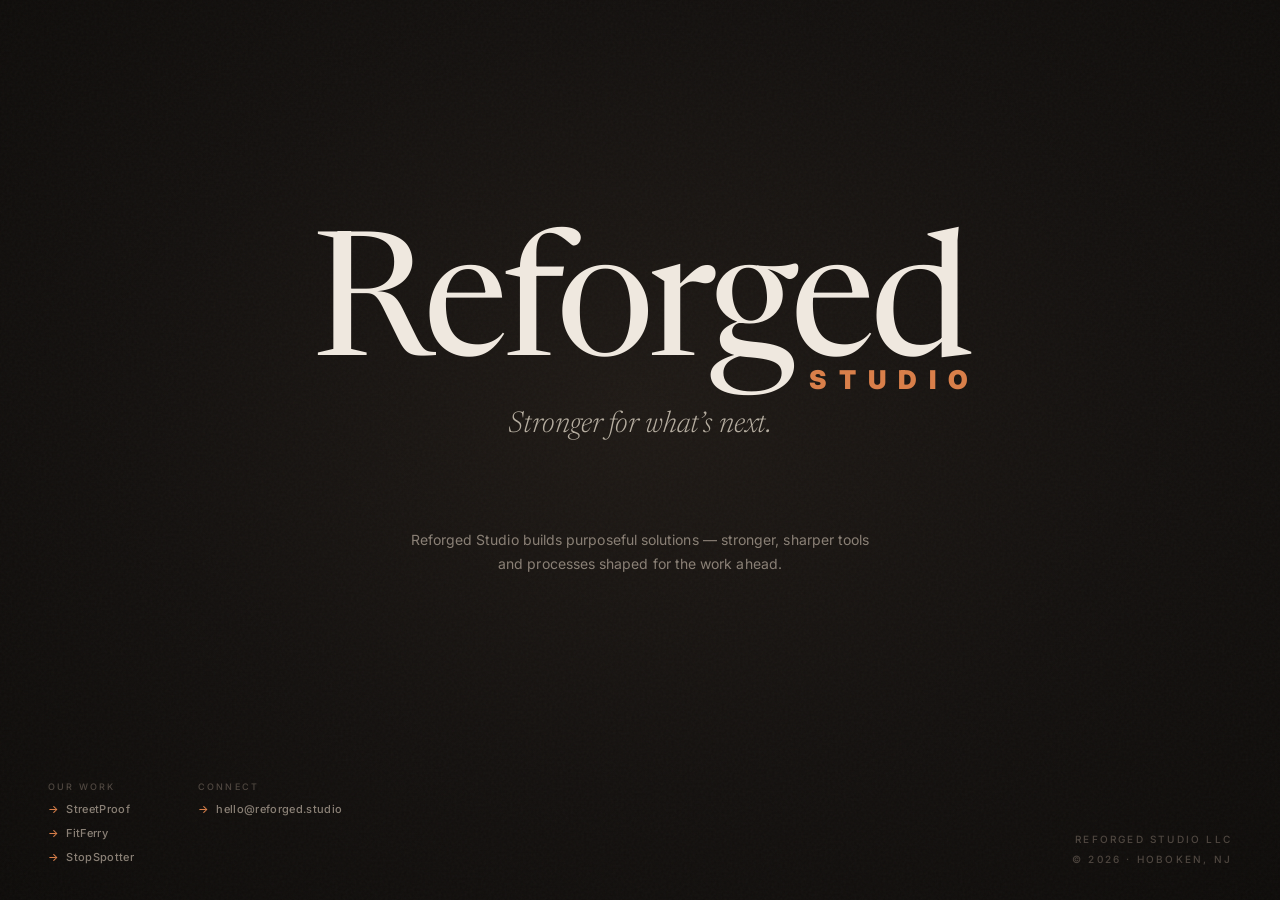
<file: index.html>
<!DOCTYPE html>
<html lang="en">
<head>
  <meta charset="UTF-8">
  <meta name="viewport" content="width=device-width, initial-scale=1.0">

  <title>Reforged Studio</title>
  <meta name="description" content="Reforged Studio builds purposeful solutions — stronger, sharper tools and processes shaped for the work ahead.">

  <!-- Open Graph -->
  <meta property="og:title" content="Reforged Studio">
  <meta property="og:description" content="An independent studio. Stronger for what's next.">
  <meta property="og:url" content="https://reforged.studio">
  <meta property="og:type" content="website">
  <meta property="og:image" content="https://reforged.studio/og.png">
  <meta property="og:image:width" content="1200">
  <meta property="og:image:height" content="630">

  <!-- Twitter -->
  <meta name="twitter:card" content="summary_large_image">
  <meta name="twitter:title" content="Reforged Studio">
  <meta name="twitter:description" content="An independent studio. Stronger for what's next.">
  <meta name="twitter:image" content="https://reforged.studio/og.png">

  <meta name="theme-color" content="#14110F">

  <!-- Favicons -->
  <link rel="icon" type="image/svg+xml" href="/favicon.svg">
  <link rel="icon" type="image/png" sizes="32x32" href="/favicon-32.png">
  <link rel="icon" type="image/png" sizes="16x16" href="/favicon-16.png">
  <link rel="apple-touch-icon" sizes="180x180" href="/apple-touch-icon.png">

  <!-- Fonts -->
  <link rel="preconnect" href="https://fonts.googleapis.com">
  <link rel="preconnect" href="https://fonts.gstatic.com" crossorigin>
  <link href="https://fonts.googleapis.com/css2?family=Newsreader:ital,opsz,wght@0,6..72,300;0,6..72,400;0,6..72,500;1,6..72,300;1,6..72,400&family=Inter:wght@400;500;600;700;800;900&display=swap" rel="stylesheet">

  <style>
    :root {
      /* Surfaces */
      --surface-base: #14110F;
      --surface-deep: #0E0C0A;
      --surface-lift: #1F1A16;
      /* Ink */
      --ink-primary: #EFE8DF;
      --ink-secondary: #8A8076;
      --ink-tertiary: #4F4740;
      --ink-tagline: #B5ADA0;   /* warm taupe — tier between wordmark and body */
      /* Accent */
      --ember: #D97F4A;
      --ember-muted: #B86B3D;
      /* Type */
      --font-display: 'Newsreader', 'Iowan Old Style', Georgia, serif;
      --font-meta: 'Inter', system-ui, -apple-system, sans-serif;
    }

    * { margin: 0; padding: 0; box-sizing: border-box; }

    html, body { height: 100%; }

    body {
      background-color: var(--surface-base);
      color: var(--ink-primary);
      font-family: var(--font-display);
      min-height: 100vh;
      min-height: 100dvh;
      overflow: hidden;
      background-image: radial-gradient(ellipse at 50% 45%, var(--surface-lift) 0%, var(--surface-base) 55%, var(--surface-deep) 100%);
      -webkit-font-smoothing: antialiased;
      text-rendering: optimizeLegibility;
    }

    /* Grain overlay */
    body::before {
      content: '';
      position: fixed;
      inset: 0;
      pointer-events: none;
      opacity: 0.035;
      z-index: 1;
      background-image: url("data:image/svg+xml,%3Csvg viewBox='0 0 400 400' xmlns='http://www.w3.org/2000/svg'%3E%3Cfilter id='n'%3E%3CfeTurbulence type='fractalNoise' baseFrequency='0.85' numOctaves='3'/%3E%3C/filter%3E%3Crect width='100%25' height='100%25' filter='url(%23n)' opacity='1'/%3E%3C/svg%3E");
    }

    .frame {
      position: relative;
      width: 100%;
      height: 100vh;
      height: 100dvh;
      display: grid;
      grid-template-rows: 1fr auto;
      padding: 32px 48px 36px;
      z-index: 2;
    }

    /* ---- Identity ---- */
    main {
      display: flex;
      flex-direction: column;
      align-items: center;
      justify-content: center;
      text-align: center;
    }

    .identity {
      display: flex;
      flex-direction: column;
      align-items: center;
    }

    /* Wordmark: "Reforged" on its own line; "STUDIO" nested into the
       descender pocket of the "g", bottom-right. Positioned in wordmark-em
       space via --wm-size so it tracks the glyphs at any viewport width. */
    .wordmark {
      --wm-size: clamp(88px, 13.5vw, 220px);
      position: relative;
      display: inline-block;
      line-height: 0.9;
      font-weight: 400;
    }

    .wordmark__name {
      font-family: var(--font-display);
      font-weight: 400;
      font-variation-settings: "opsz" 72;
      font-size: var(--wm-size);
      letter-spacing: -0.03em;
      color: var(--ink-primary);
      display: block;
    }

    .wordmark__studio {
      position: absolute;
      right: calc(var(--wm-size) * 0.0);
      bottom: calc(var(--wm-size) * 0.0);
      width: calc(var(--wm-size) * 0.92);
      font-family: var(--font-meta);
      font-weight: 900;
      font-size: calc(var(--wm-size) * 0.15);
      text-transform: uppercase;
      color: var(--ember);
      line-height: 1;
      display: flex;
      justify-content: space-between;
    }

    .tagline {
      font-family: var(--font-display);
      font-style: italic;
      font-weight: 300;
      font-size: clamp(20px, 2.4vw, 30px);
      letter-spacing: -0.005em;
      color: var(--ink-tagline);
      margin-top: 18px;
    }

    .about {
      font-family: var(--font-meta);
      font-weight: 400;
      font-size: 14px;
      line-height: 1.7;
      letter-spacing: 0.005em;
      color: var(--ink-secondary);
      max-width: 470px;
      margin-top: 88px;
    }

    /* ---- Footer (two-zone) ---- */
    .footer {
      display: flex;
      justify-content: space-between;
      align-items: flex-end;
      font-family: var(--font-meta);
    }

    .footer__links {
      display: flex;
      gap: 64px;
      align-items: flex-start;
    }

    .footer__group {
      display: flex;
      flex-direction: column;
      gap: 10px;
    }

    .footer__label {
      font-weight: 500;
      font-size: 9px;
      letter-spacing: 0.24em;
      text-transform: uppercase;
      color: var(--ink-tertiary);
    }

    .footer__link {
      font-weight: 500;
      font-size: 11px;
      letter-spacing: 0.03em;
      color: var(--ink-secondary);
      text-decoration: none;
      transition: color 0.3s ease;
      display: inline-flex;
      align-items: baseline;
      gap: 7px;
    }

    .footer__link:hover,
    .footer__link:focus-visible { color: var(--ink-primary); }

    .footer__link .arrow { color: var(--ember); }

    .footer__legal {
      display: flex;
      flex-direction: column;
      gap: 10px;
      align-items: flex-end;
      text-align: right;
    }

    .footer__legal span {
      font-weight: 500;
      font-size: 10px;
      letter-spacing: 0.22em;
      text-transform: uppercase;
      color: var(--ink-tertiary);
      line-height: 1;
    }

    /* ---- Load animation ---- */
    .reveal {
      opacity: 0;
      transform: translateY(8px);
      animation: rise 0.9s cubic-bezier(0.2, 0.7, 0.2, 1) forwards;
    }
    .reveal--1 { animation-delay: 0.10s; }
    .reveal--2 { animation-delay: 0.25s; }
    .reveal--3 { animation-delay: 0.40s; }
    .reveal--4 { animation-delay: 0.55s; }
    .reveal--5 { animation-delay: 0.70s; }

    @keyframes rise {
      to { opacity: 1; transform: translateY(0); }
    }

    /* ---- Mobile ---- */
    @media (max-width: 600px) {
      .frame { padding: 64px 28px 32px; }

      /* Keep the nested STUDIO treatment at all widths — the em-based
         (--wm-size) positioning scales it proportionally, so STUDIO stays
         in the "g" descender pocket on mobile too. Only the size changes. */
      .wordmark { --wm-size: clamp(56px, 16vw, 120px); }

      .tagline { font-size: 19px; margin-top: 16px; }
      .about { font-size: 13px; max-width: 300px; margin-top: 56px; }

      /* Footer (mobile): single centered column — link groups stacked and
         centered on the same axis as the wordmark, then a divider, then the
         centered legal block. Keeps the full email address at any width. */
      .footer {
        flex-direction: column;
        align-items: center;
        gap: 16px;
      }
      .footer__links {
        flex-direction: column;
        align-items: center;
        gap: 16px;
      }
      .footer__group {
        align-items: center;
        text-align: center;
      }
      .footer__legal {
        align-items: center;
        text-align: center;
        gap: 4px;
        width: 100%;
        border-top: 1px solid rgba(79, 71, 64, 0.4);
        padding-top: 20px;
        margin-top: 4px;
      }
      .footer__legal span { line-height: 1.6; }

      /* No hover on touch devices; drop the arrows to save space. */
      .footer__link .arrow { display: none; }
    }

    /* ---- Reduced motion ---- */
    @media (prefers-reduced-motion: reduce) {
      .reveal {
        animation: none;
        opacity: 1;
        transform: none;
      }
    }
  </style>
</head>
<body>
  <div class="frame">
    <main>
      <div class="identity">
        <h1 class="wordmark reveal reveal--1" aria-label="Reforged Studio">
          <span class="wordmark__name">Reforged</span>
          <span class="wordmark__studio" aria-hidden="true"><span>S</span><span>T</span><span>U</span><span>D</span><span>I</span><span>O</span></span>
        </h1>
        <p class="tagline reveal reveal--3">Stronger for what&rsquo;s next.</p>
      </div>
      <p class="about reveal reveal--4">
        Reforged Studio builds purposeful solutions &mdash; stronger, sharper tools and processes shaped for the work ahead.
      </p>
    </main>

    <footer class="footer reveal reveal--5">
      <div class="footer__links">
        <div class="footer__group">
          <span class="footer__label">Our Work</span>
          <a class="footer__link" href="/streetproof"><span class="arrow" aria-hidden="true">&rarr;</span>StreetProof</a>
          <a class="footer__link" href="/fitferry/"><span class="arrow" aria-hidden="true">&rarr;</span>FitFerry</a>
          <a class="footer__link" href="https://reforged.studio/stopspotter"><span class="arrow" aria-hidden="true">&rarr;</span>StopSpotter</a>
        </div>
        <div class="footer__group">
          <span class="footer__label">Connect</span>
          <a class="footer__link" href="mailto:hello@reforged.studio"><span class="arrow" aria-hidden="true">&rarr;</span>hello@reforged.studio</a>
        </div>
      </div>
      <div class="footer__legal">
        <span>Reforged Studio LLC</span>
        <span>&copy; 2026 &middot; Hoboken, NJ</span>
      </div>
    </footer>
  </div>
</body>
</html>
</file>
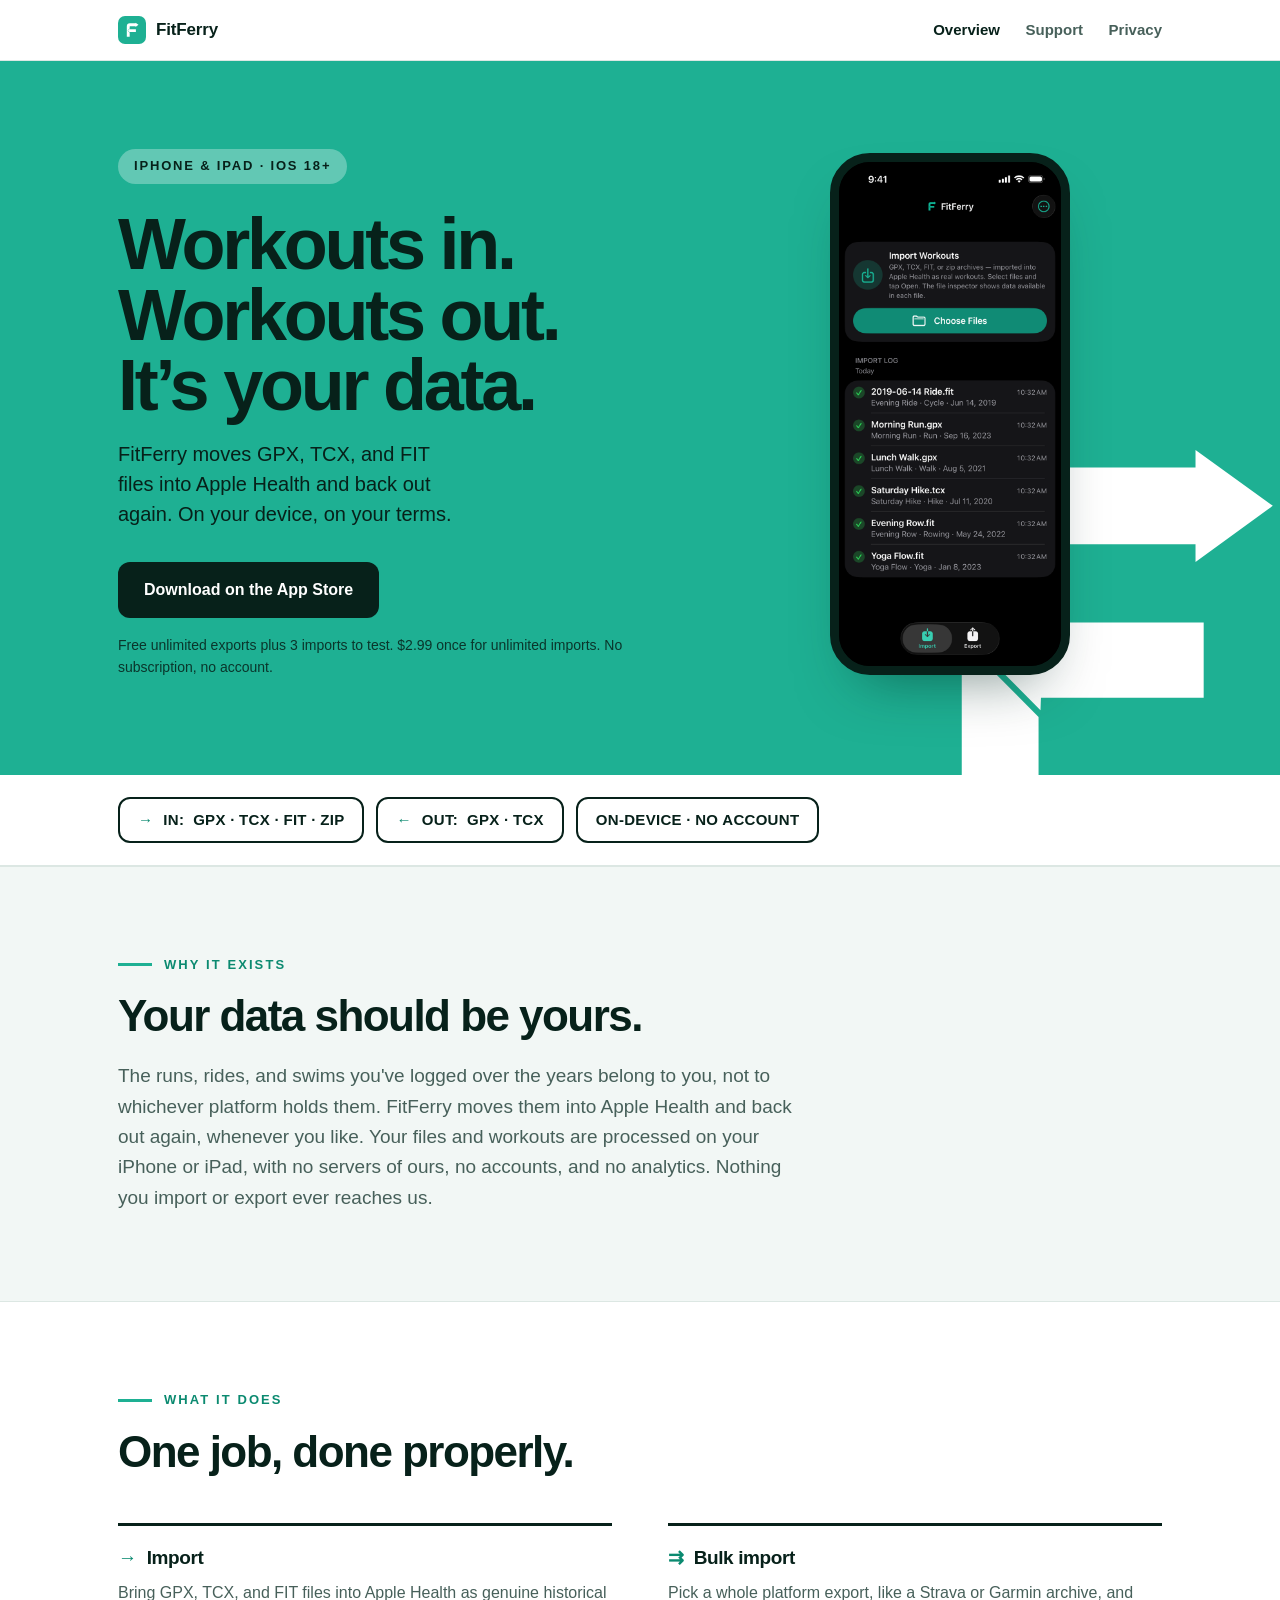
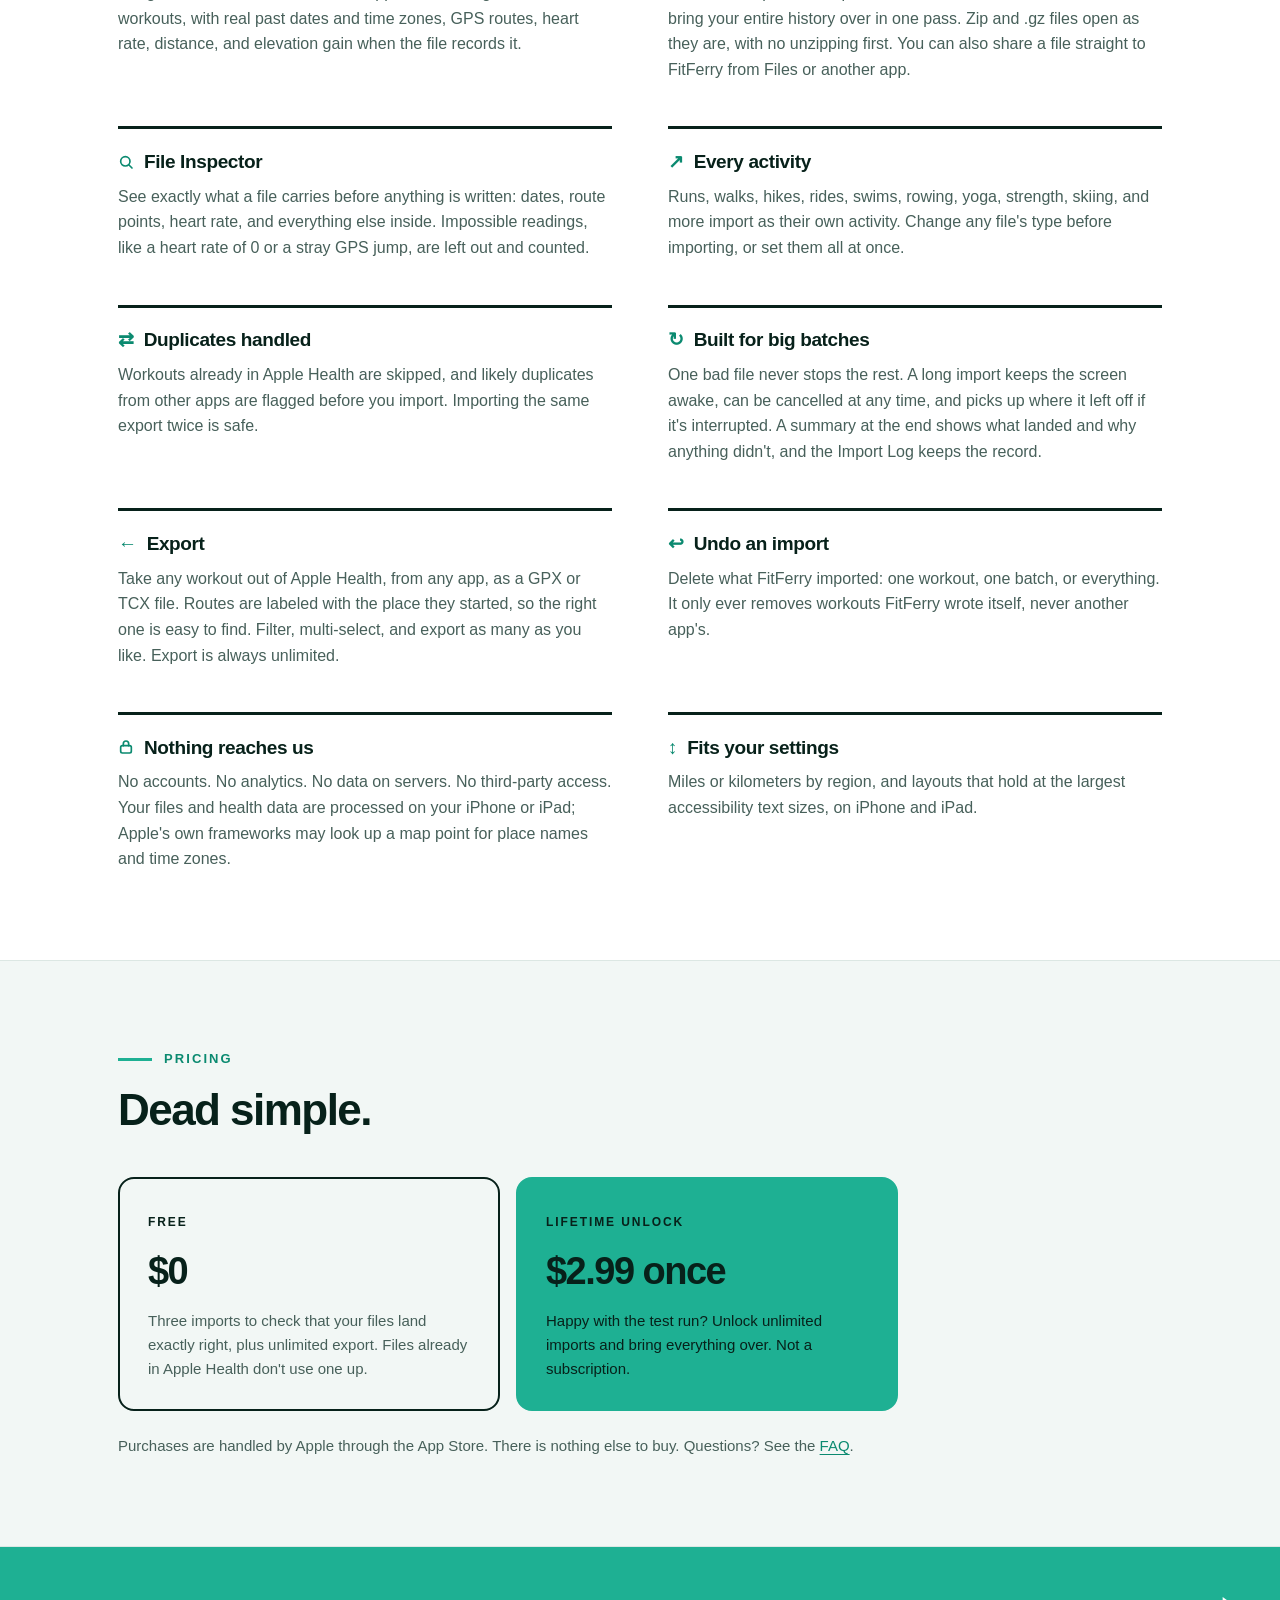
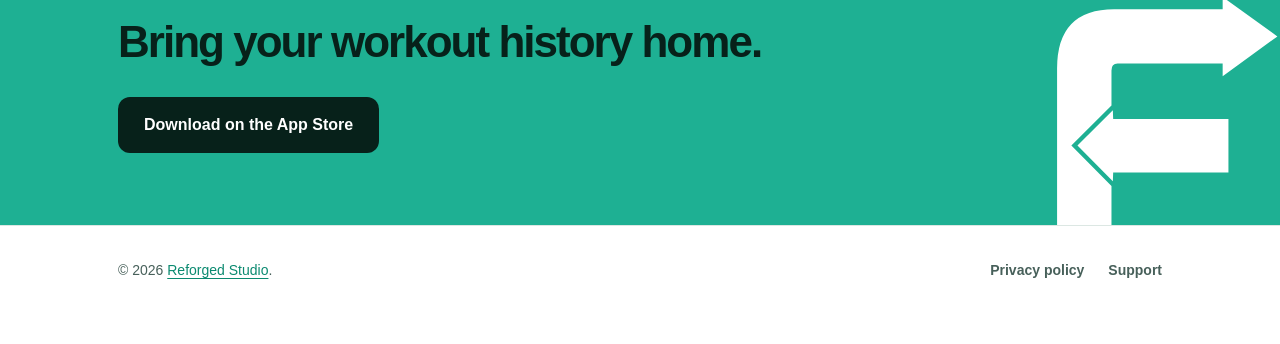
<file: fitferry/index.html>
<!DOCTYPE html>
<html lang="en">
<head>
  <meta charset="utf-8">
  <meta name="viewport" content="width=device-width, initial-scale=1">
  <title>FitFerry — Move workouts in and out of Apple Health</title>
  <meta name="description" content="FitFerry imports GPX, TCX, and FIT files into Apple Health as real historical workouts, and exports them back out. No accounts, no analytics, no servers of ours. No subscription.">
  <meta name="theme-color" content="#1EB093">
  <link rel="icon" href="data:image/svg+xml,<svg xmlns='http://www.w3.org/2000/svg' viewBox='0 0 100 100'><rect width='100' height='100' rx='20' fill='%231EB093'/><path fill='%23fff' d='M86 21 L69.9 9.4 L69.9 13 L38 13 Q21.2 13 21.2 30.4 L21.2 87 L37.2 87 L37.2 65 L25.4 53.1 L37.2 41.3 L37.2 31 Q37.2 29 39 29 L69.9 29 L69.9 32.7 Z'/><path fill='%23fff' d='M27.2 53.1 L37.6 42.7 L37.7 45.3 L71.6 45.3 L71.6 61 L37.7 61 L37.6 63.6 Z'/></svg>">
  <link rel="stylesheet" href="styles.css">
</head>
<body>
  <a class="skip-link" href="#main">Skip to content</a>

  <header class="site-header">
    <div class="wrap">
      <a class="brand" href="./">
        <span class="mark">
          <svg width="18" height="18" viewBox="0 0 100 100" aria-hidden="true">
            <path fill="#fff" d="M86 21 L69.9 9.4 L69.9 13 L38 13 Q21.2 13 21.2 30.4 L21.2 87 L37.2 87 L37.2 65 L25.4 53.1 L37.2 41.3 L37.2 31 Q37.2 29 39 29 L69.9 29 L69.9 32.7 Z"/>
            <path fill="#fff" d="M27.2 53.1 L37.6 42.7 L37.7 45.3 L71.6 45.3 L71.6 61 L37.7 61 L37.6 63.6 Z"/>
          </svg>
        </span>
        FitFerry
      </a>
      <nav class="site-nav" aria-label="Site">
        <a href="./" aria-current="page">Overview</a>
        <a href="support.html">Support</a>
        <a href="privacy.html">Privacy</a>
      </nav>
    </div>
  </header>

  <main id="main">

    <!-- ================= Hero ================= -->
    <section class="hero">
      <svg class="big-f" viewBox="0 0 100 100" aria-hidden="true">
        <path fill="#fff" d="M86 21 L69.9 9.4 L69.9 13 L38 13 Q21.2 13 21.2 30.4 L21.2 87 L37.2 87 L37.2 65 L25.4 53.1 L37.2 41.3 L37.2 31 Q37.2 29 39 29 L69.9 29 L69.9 32.7 Z"/>
        <path fill="#fff" d="M27.2 53.1 L37.6 42.7 L37.7 45.3 L71.6 45.3 L71.6 61 L37.7 61 L37.6 63.6 Z"/>
      </svg>
      <div class="wrap">
        <div>
          <span class="tag">iPhone &amp; iPad · iOS 18+</span>
          <h1>Workouts in.<br>Workouts out.<br>It&rsquo;s your data.</h1>
          <p class="sub">FitFerry moves GPX, TCX, and FIT files into Apple Health and back out again. On your device, on your terms.</p>

          <a class="cta" href="https://apps.apple.com/us/app/fitferry/id6790206124">Download on the App Store</a>

          <p class="fine">Free unlimited exports plus 3 imports to test. $2.99 once for unlimited imports. No subscription, no account.</p>
        </div>

        <!-- Hero screenshot: the App Store set's Import Log shot (FitFerry repo,
             docs/screenshots/appstore/dark/iphone-03-import-log-tile.png, 1320 × 2868),
             scaled to 720 px wide. Synthetic data only. The filename carries
             the version so cached copies stop serving. -->
        <div class="device">
          <img src="hero-screenshot-11-dark.png" alt="FitFerry's Import screen in dark mode: a Choose Files button above the Import Log, which lists six imported files, each with its activity type and original date" width="720" height="1564">
        </div>
      </div>
    </section>

    <!-- ================= Signpost row ================= -->
    <div class="signs">
      <div class="wrap">
        <span class="sign"><span class="arr" aria-hidden="true">→</span> IN:&nbsp;&nbsp;GPX · TCX · FIT · ZIP</span>
        <span class="sign"><span class="arr" aria-hidden="true">←</span> OUT:&nbsp;&nbsp;GPX · TCX</span>
        <span class="sign">ON-DEVICE · NO ACCOUNT</span>
      </div>
    </div>

    <!-- ================= Ethos ================= -->
    <section class="section band">
      <div class="wrap">
        <span class="eyebrow">Why it exists</span>
        <h2>Your data should be yours.</h2>
        <p class="lede">The runs, rides, and swims you've logged over the years belong to you, not to whichever platform holds them. FitFerry moves them into Apple Health and back out again, whenever you like. Your files and workouts are processed on your iPhone or iPad, with no servers of ours, no accounts, and no analytics. Nothing you import or export ever reaches us.</p>
      </div>
    </section>

    <!-- ================= Features ================= -->
    <section class="section" aria-labelledby="features-heading">
      <div class="wrap">
        <span class="eyebrow">What it does</span>
        <h2 id="features-heading">One job, done properly.</h2>

        <div class="features-grid">
          <article class="feature">
            <h3><span class="a" aria-hidden="true">→</span> Import</h3>
            <p>Bring GPX, TCX, and FIT files into Apple Health as genuine historical workouts, with real past dates and time zones, GPS routes, heart rate, distance, and elevation gain when the file records it.</p>
          </article>

          <article class="feature">
            <h3><span class="a" aria-hidden="true">⇉</span> Bulk import</h3>
            <p>Pick a whole platform export, like a Strava or Garmin archive, and bring your entire history over in one pass. Zip and .gz files open as they are, with no unzipping first. You can also share a file straight to FitFerry from Files or another app.</p>
          </article>

          <article class="feature">
            <h3><span class="a" aria-hidden="true"><svg width="16" height="16" viewBox="0 0 24 24" fill="none" stroke="currentColor" stroke-width="2.5" stroke-linecap="round" style="position:relative; top:1.5px"><circle cx="11" cy="11" r="7"/><path d="m21 21-4.5-4.5"/></svg></span> File Inspector</h3>
            <p>See exactly what a file carries before anything is written: dates, route points, heart rate, and everything else inside. Impossible readings, like a heart rate of 0 or a stray GPS jump, are left out and counted.</p>
          </article>

          <article class="feature">
            <h3><span class="a" aria-hidden="true">↗</span> Every activity</h3>
            <p>Runs, walks, hikes, rides, swims, rowing, yoga, strength, skiing, and more import as their own activity. Change any file's type before importing, or set them all at once.</p>
          </article>

          <article class="feature">
            <h3><span class="a" aria-hidden="true">⇄</span> Duplicates handled</h3>
            <p>Workouts already in Apple Health are skipped, and likely duplicates from other apps are flagged before you import. Importing the same export twice is safe.</p>
          </article>

          <article class="feature">
            <h3><span class="a" aria-hidden="true">↻</span> Built for big batches</h3>
            <p>One bad file never stops the rest. A long import keeps the screen awake, can be cancelled at any time, and picks up where it left off if it's interrupted. A summary at the end shows what landed and why anything didn't, and the Import Log keeps the record.</p>
          </article>

          <article class="feature">
            <h3><span class="a" aria-hidden="true">←</span> Export</h3>
            <p>Take any workout out of Apple Health, from any app, as a GPX or TCX file. Routes are labeled with the place they started, so the right one is easy to find. Filter, multi-select, and export as many as you like. Export is always unlimited.</p>
          </article>

          <article class="feature">
            <h3><span class="a" aria-hidden="true">↩</span> Undo an import</h3>
            <p>Delete what FitFerry imported: one workout, one batch, or everything. It only ever removes workouts FitFerry wrote itself, never another app's.</p>
          </article>

          <article class="feature">
            <h3><span class="a" aria-hidden="true"><svg width="16" height="16" viewBox="0 0 24 24" fill="none" stroke="currentColor" stroke-width="2.5" stroke-linecap="round" stroke-linejoin="round" style="position:relative; top:1.5px"><rect x="4" y="10" width="16" height="11" rx="2.5"/><path d="M8 10V7a4 4 0 0 1 8 0v3"/></svg></span> Nothing reaches us</h3>
            <p>No accounts. No analytics. No data on servers. No third-party access. Your files and health data are processed on your iPhone or iPad; Apple's own frameworks may look up a map point for place names and time zones.</p>
          </article>

          <article class="feature">
            <h3><span class="a" aria-hidden="true">↕</span> Fits your settings</h3>
            <p>Miles or kilometers by region, and layouts that hold at the largest accessibility text sizes, on iPhone and iPad.</p>
          </article>
        </div>
      </div>
    </section>

    <!-- ================= Pricing ================= -->
    <section class="section band" aria-labelledby="pricing-heading">
      <div class="wrap">
        <span class="eyebrow">Pricing</span>
        <h2 id="pricing-heading">Dead simple.</h2>

        <div class="pricing-grid">
          <div class="price">
            <span class="p-label">Free</span>
            <span class="p-num">$0</span>
            <p>Three imports to check that your files land exactly right, plus unlimited export. Files already in Apple Health don't use one up.</p>
          </div>
          <div class="price hot">
            <span class="p-label">Lifetime unlock</span>
            <span class="p-num">$2.99 once</span>
            <p>Happy with the test run? Unlock unlimited imports and bring everything over. Not a subscription.</p>
          </div>
        </div>

        <p class="pricing-note">Purchases are handled by Apple through the App Store. There is nothing else to buy. Questions? See the <a href="support.html#faq">FAQ</a>.</p>
      </div>
    </section>

    <!-- ================= Closing CTA ================= -->
    <section class="cta-band" aria-labelledby="cta-heading">
      <svg class="big-f" viewBox="0 0 100 100" aria-hidden="true">
        <path fill="#fff" d="M86 21 L69.9 9.4 L69.9 13 L38 13 Q21.2 13 21.2 30.4 L21.2 87 L37.2 87 L37.2 65 L25.4 53.1 L37.2 41.3 L37.2 31 Q37.2 29 39 29 L69.9 29 L69.9 32.7 Z"/>
        <path fill="#fff" d="M27.2 53.1 L37.6 42.7 L37.7 45.3 L71.6 45.3 L71.6 61 L37.7 61 L37.6 63.6 Z"/>
      </svg>
      <div class="wrap">
        <h2 id="cta-heading">Bring your workout history home.</h2>
        <a class="cta" href="https://apps.apple.com/us/app/fitferry/id6790206124">Download on the App Store</a>
      </div>
    </section>

  </main>

  <footer class="site-footer">
    <div class="wrap">
      <p>© 2026 <a href="https://reforged.studio/">Reforged Studio</a>.</p>
      <nav class="footer-nav" aria-label="Footer">
        <a href="privacy.html">Privacy policy</a>
        <a href="support.html">Support</a>
      </nav>
    </div>
  </footer>
</body>
</html>
</file>
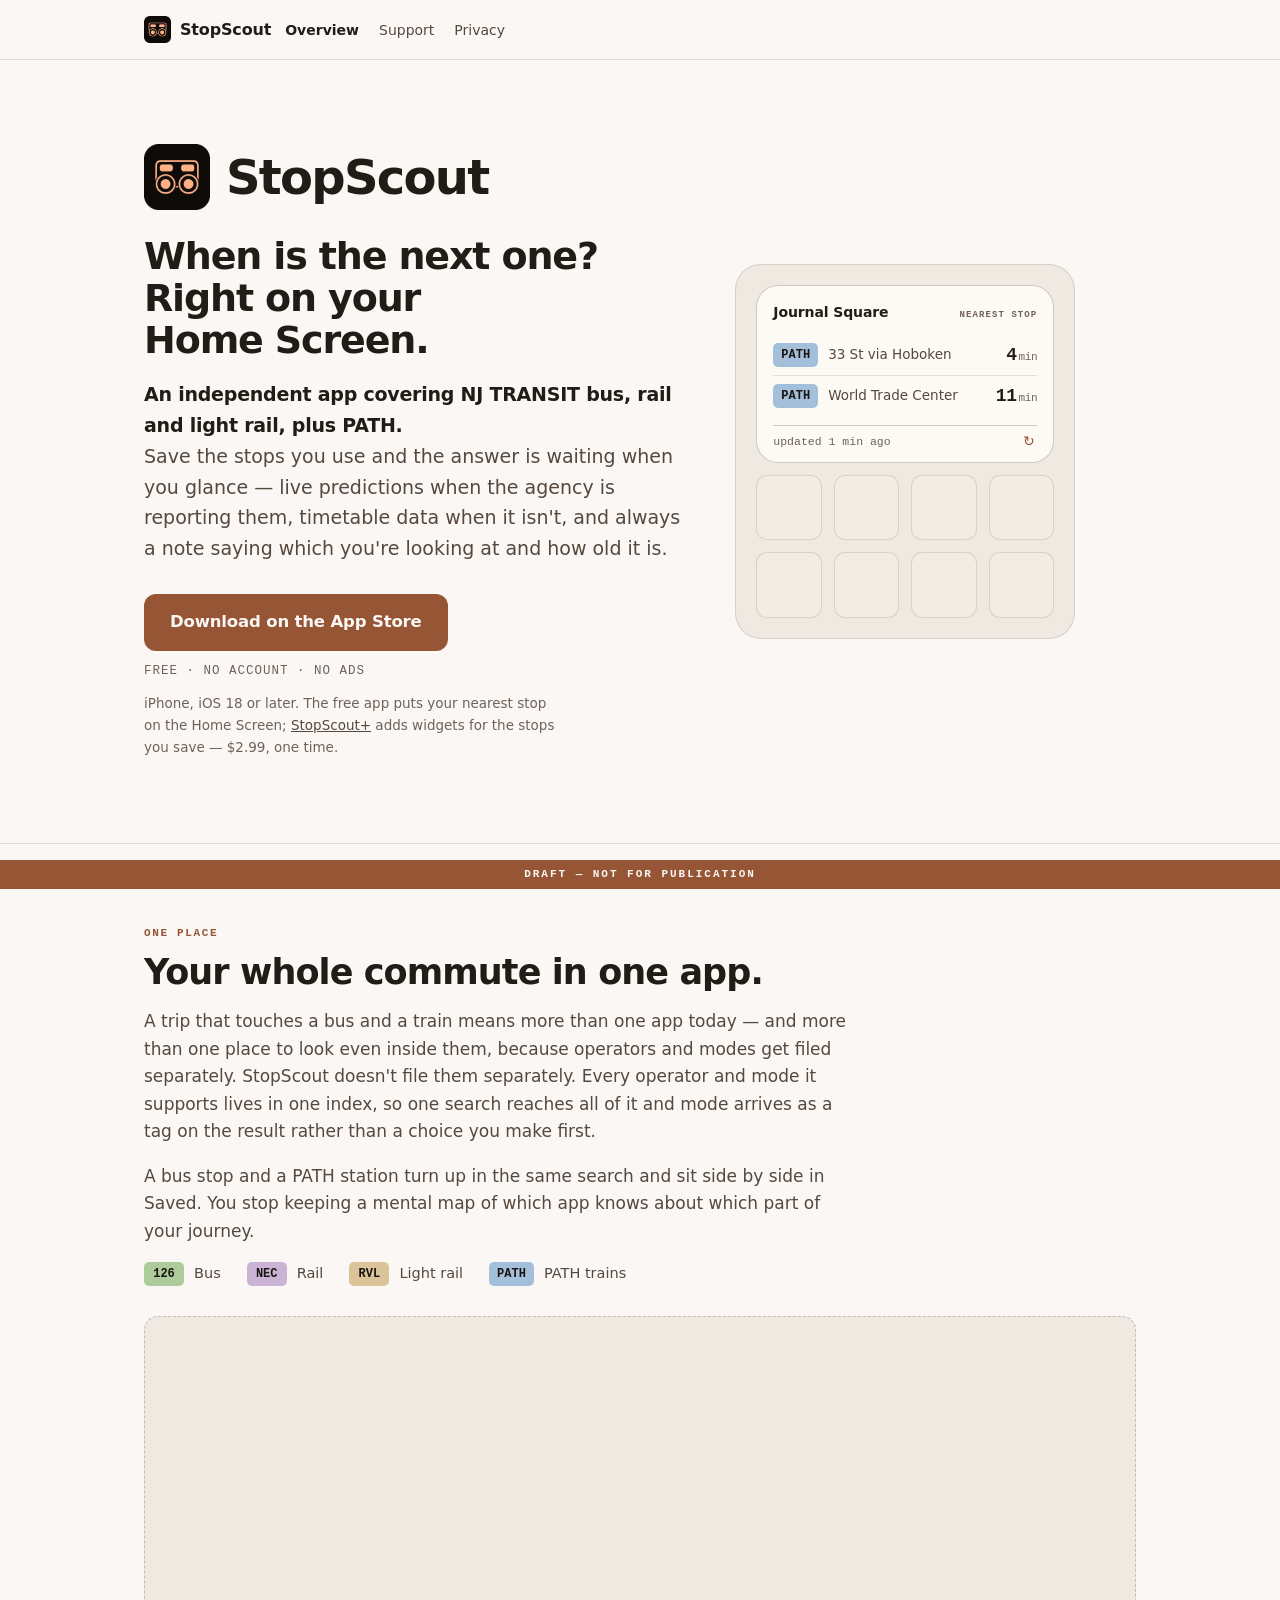
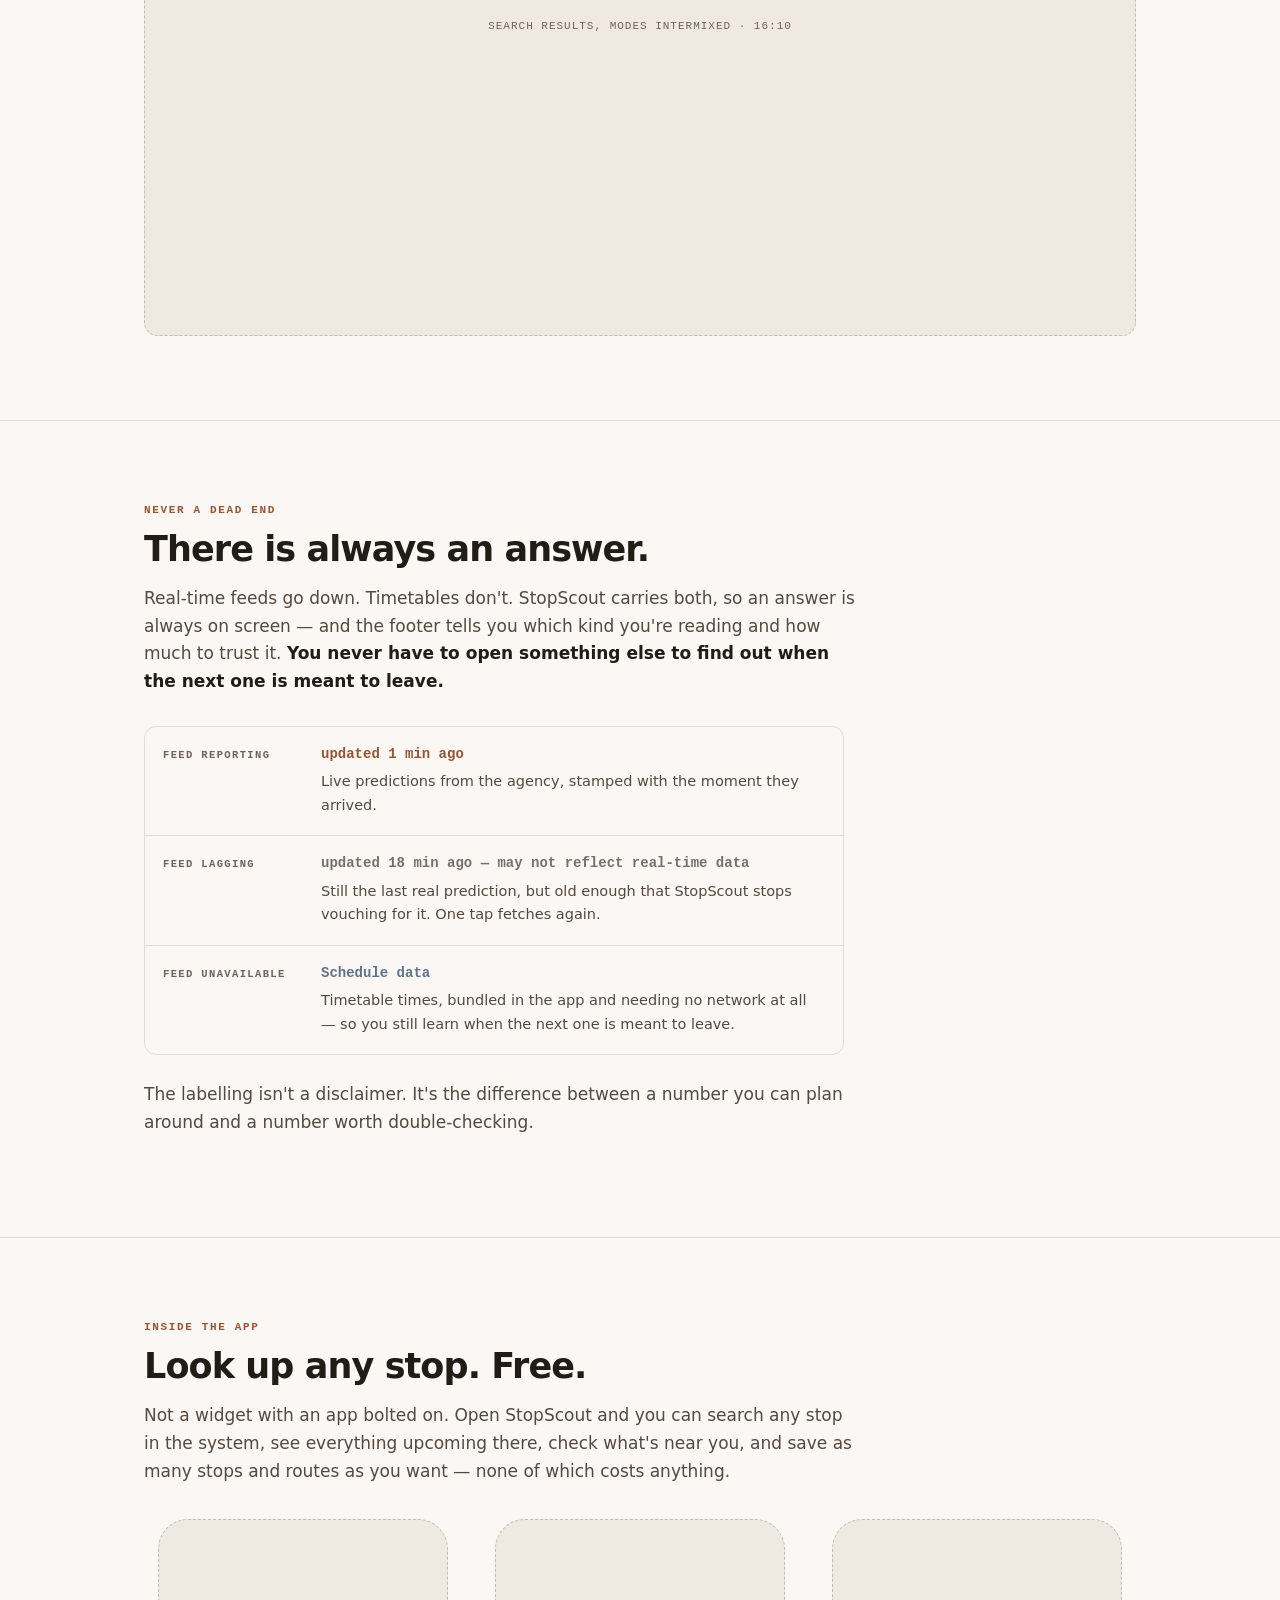
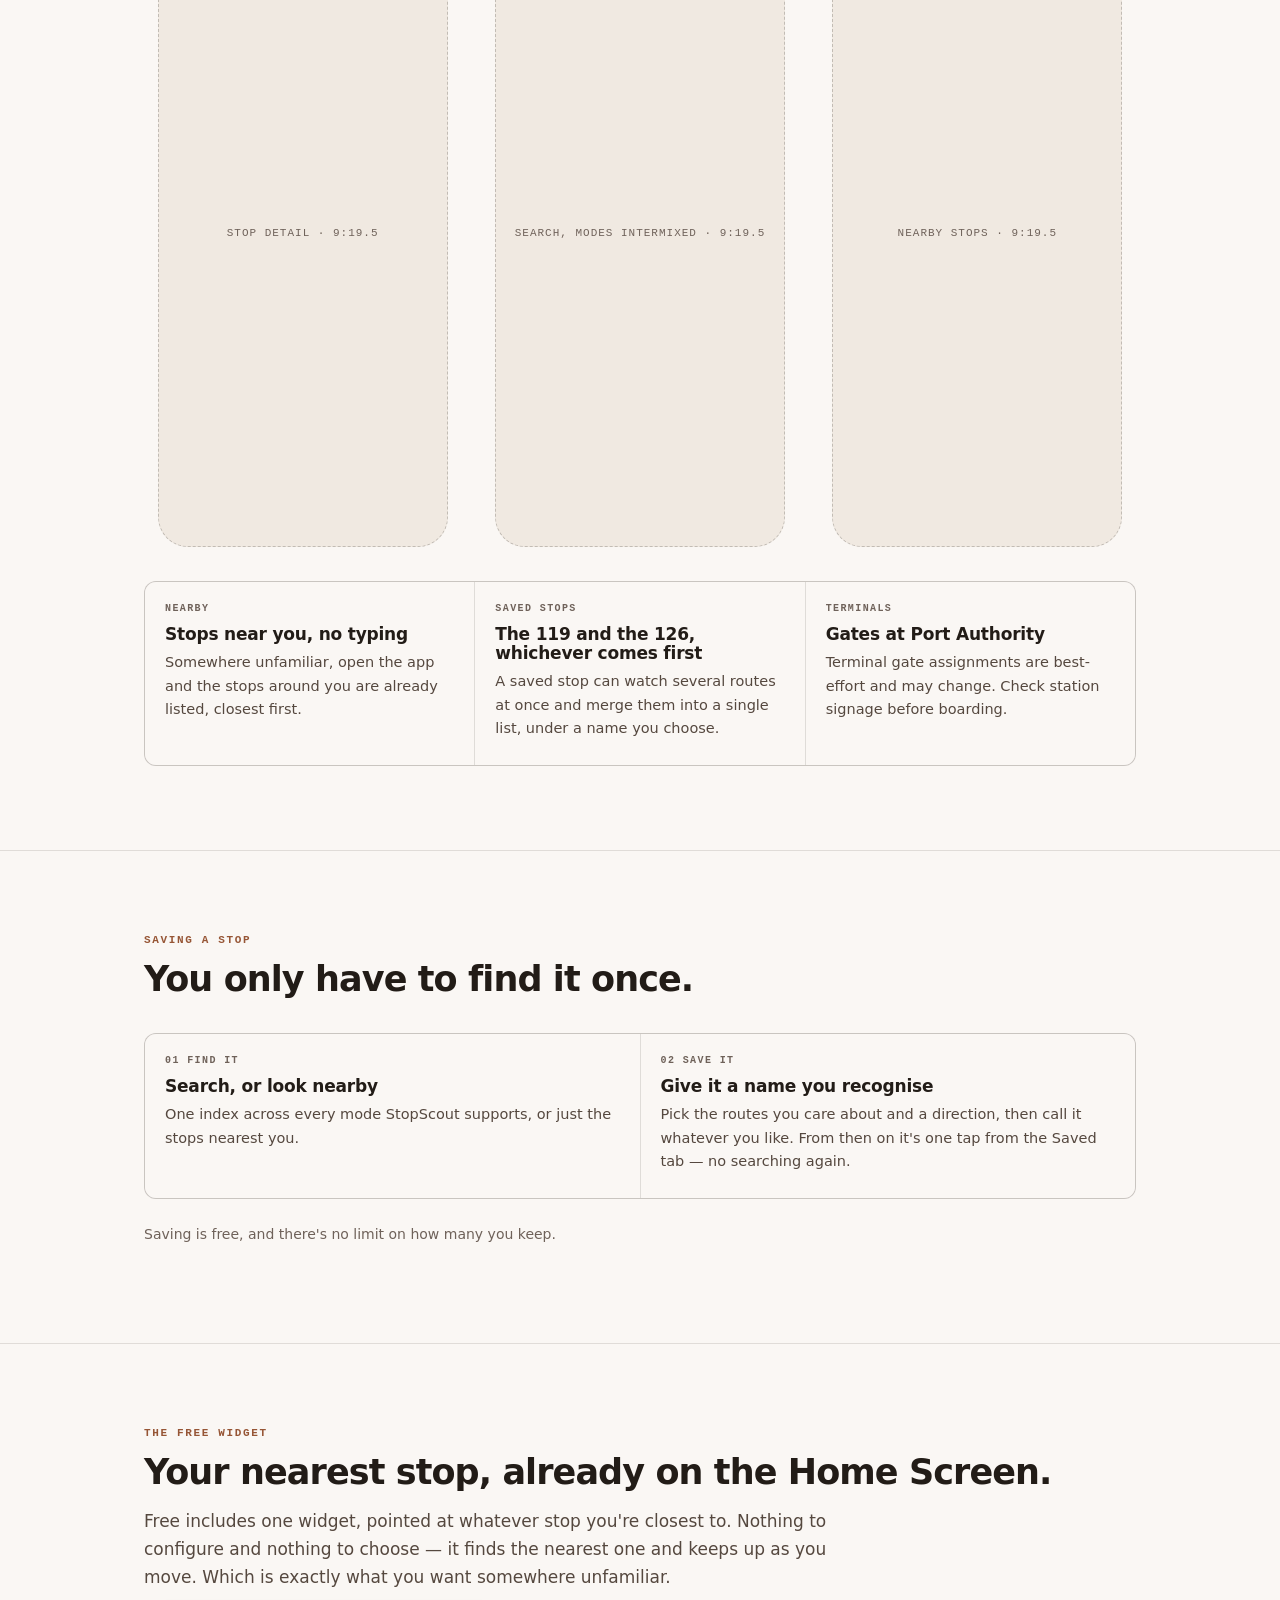
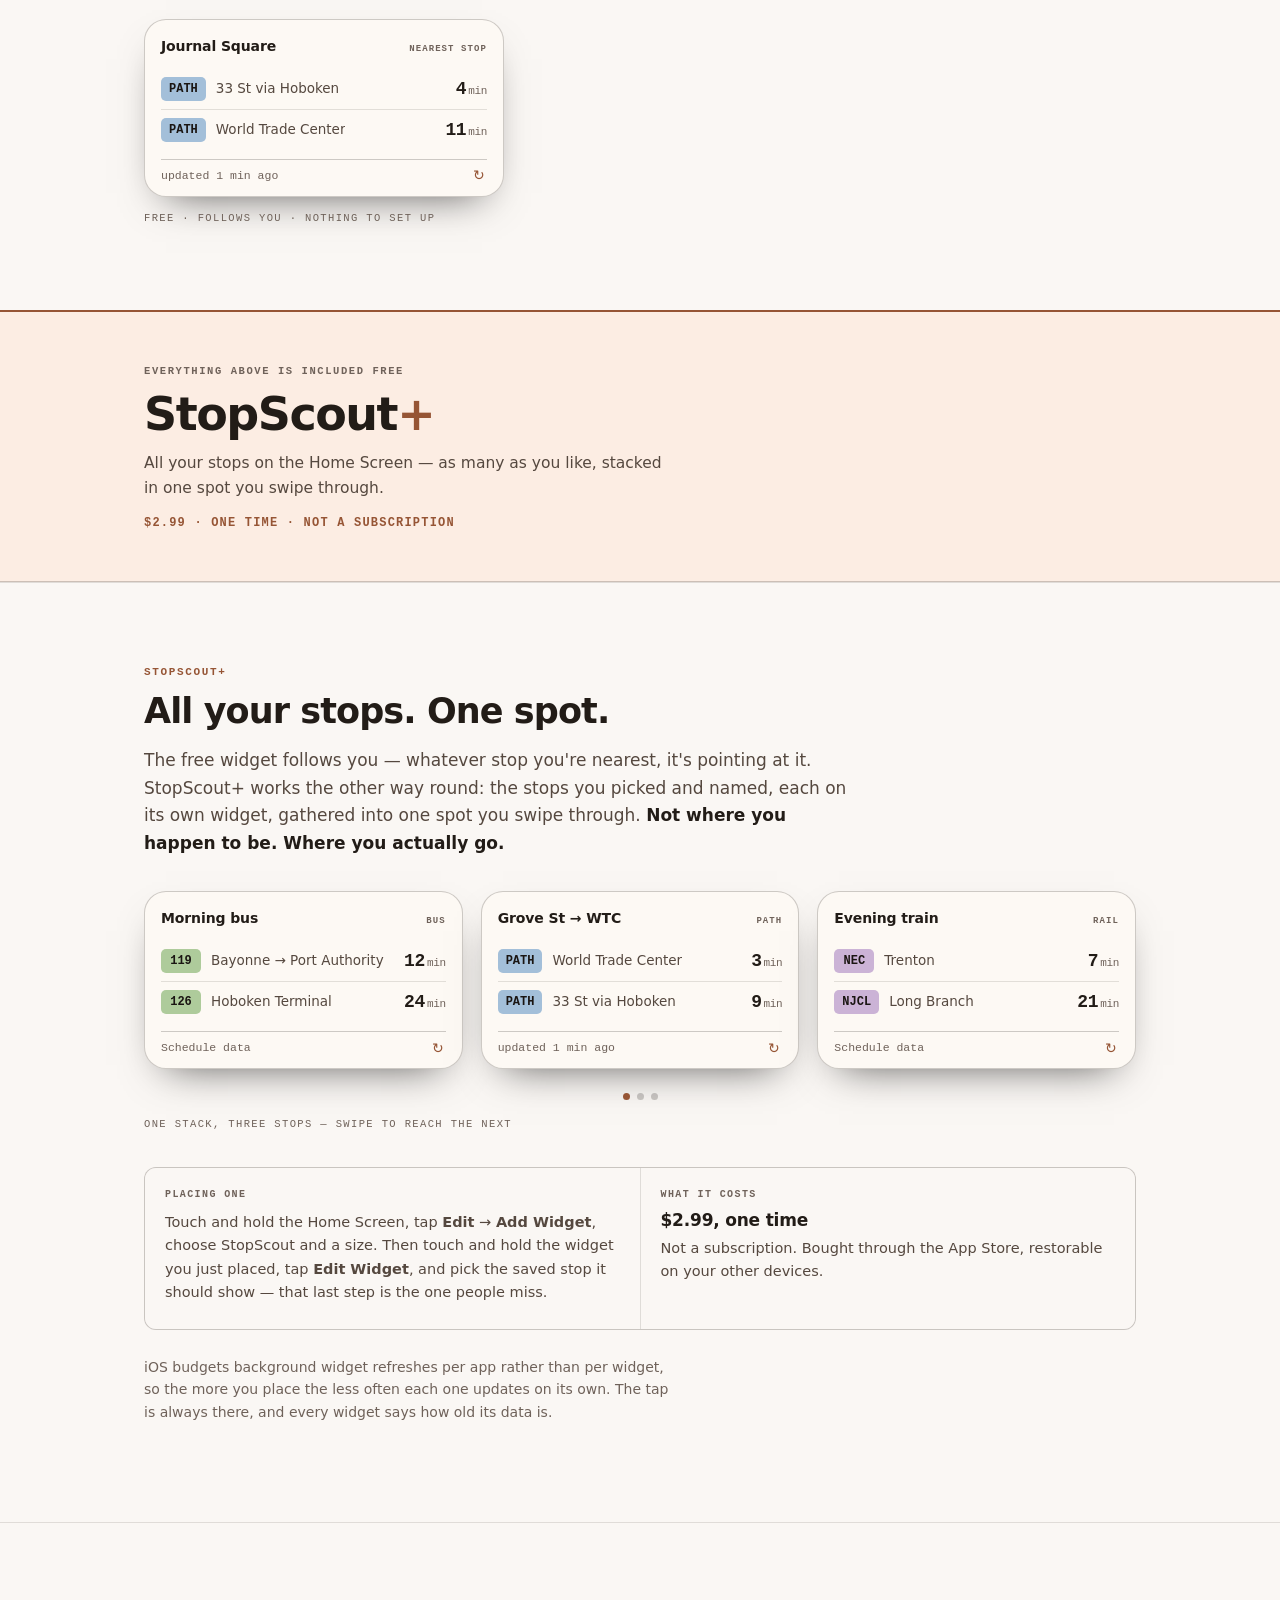
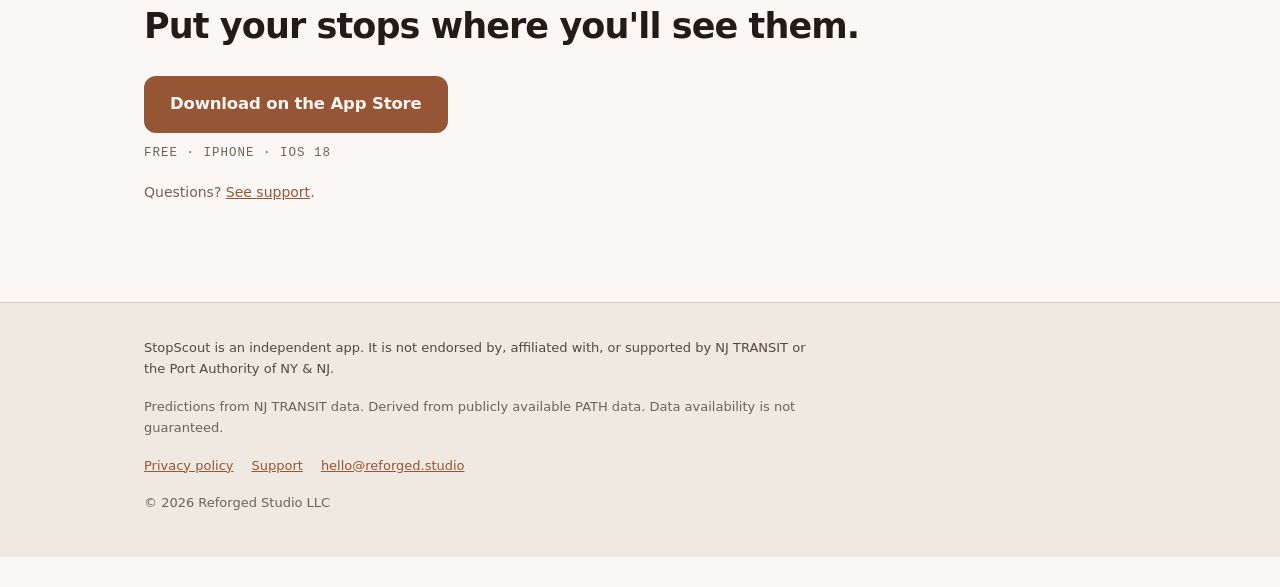
<file: stopscout/index.html>
<!DOCTYPE html>
<html lang="en">
<head>
<meta charset="utf-8">
<meta name="viewport" content="width=device-width, initial-scale=1">
<title>StopScout — New Jersey transit on your Home Screen</title>
<meta name="description" content="StopScout puts New Jersey transit departures on your iPhone Home Screen. An independent app covering NJ TRANSIT bus, rail and light rail, plus PATH.">
<!-- DRAFT: delete this line when you remove class="draft" from <body> -->
<meta name="robots" content="noindex">
<meta name="color-scheme" content="dark light">
<meta name="theme-color" content="#0E0B09" media="(prefers-color-scheme: dark)">
<meta name="theme-color" content="#FAF7F4" media="(prefers-color-scheme: light)">
<link rel="canonical" href="https://reforged.studio/stopscout/">
<link rel="icon" href="[data-uri]" sizes="32x32">
<link rel="icon" href="favicon.png" sizes="32x32">
<link rel="icon" href="icon-512.png" sizes="512x512">
<link rel="apple-touch-icon" href="apple-touch-icon.png">
<meta property="og:type" content="website">
<meta property="og:title" content="StopScout — New Jersey transit on your Home Screen">
<meta property="og:description" content="StopScout puts New Jersey transit departures on your iPhone Home Screen. An independent app covering NJ TRANSIT bus, rail and light rail, plus PATH.">
<meta property="og:image" content="https://reforged.studio/stopscout/icon-512.png">
<meta name="twitter:card" content="summary">
<link rel="stylesheet" href="stopscout.css">
</head>
<!-- DRAFT: remove class="draft" to publish. See README.md -->
<body class="draft">
<a class="skip" href="#main">Skip to content</a>
<header class="top"><div class="wrap">
  <a class="mark" href="./"><img src="icon-tile.png" alt="" width="27" height="27">StopScout</a>
  <nav aria-label="Main"><ul>
    <li><a href="./" aria-current="page">Overview</a></li><li><a href="support">Support</a></li><li><a href="privacy">Privacy</a></li>
  </ul></nav>
</div></header>
<main id="main">

<section class="flush"><div class="wrap">
  <div class="hero-split">
    <div>
      <p class="lockup"><img src="icon-tile.png" alt="" width="66" height="66"><b>StopScout</b></p>
      <h1>When is the next one?<br>Right on your Home&nbsp;Screen.</h1>
      <p class="deck">An independent app covering NJ TRANSIT bus, rail and light rail, plus
      PATH.</p>
      <p class="lead">Save the stops you use and the answer is waiting when you glance &mdash;
      live predictions when the agency is reporting them, timetable data when it isn't, and
      always a note saying which you're looking at and how old it is.</p>
      <p class="cta"><a class="btn" href="#" data-appstore>Download on the App&nbsp;Store</a><span class="cta-note">Free &middot; no account &middot; no ads</span></p>
      <p class="hero-note">iPhone, iOS&nbsp;18 or later. The free app puts your nearest stop on
      the Home Screen; <a href="#plus">StopScout+</a> adds widgets for the stops you save
      &mdash; $2.99, one time.</p>
    </div>
    <div class="hs">
      <div class="wg">
    <div class="wg-top"><span class="wg-nick">Journal Square</span><span class="wg-mode">Nearest stop</span></div>
    <div class="wg-row"><span class="wg-badge m-path">PATH</span><span class="wg-dest">33 St via Hoboken</span><span class="wg-time">4<em>min</em></span></div>
    <div class="wg-row"><span class="wg-badge m-path">PATH</span><span class="wg-dest">World Trade Center</span><span class="wg-time">11<em>min</em></span></div>
    <div class="wg-foot"><span>updated 1 min ago</span><button class="ref" type="button" aria-label="Refresh">&#8635;</button></div>
  </div>
      <div class="hs-grid" aria-hidden="true"><span></span><span></span><span></span><span></span>
        <span></span><span></span><span></span><span></span></div>
    </div>
  </div>
</div></section>

<section><div class="wrap">
  <p class="eyebrow">One place</p>
  <h2>Your whole commute in one app.</h2>
  <p class="body" style="margin-top:16px">A trip that touches a bus and a train means more than
  one app today &mdash; and more than one place to look even inside them, because operators and
  modes get filed separately. StopScout doesn't file them separately. Every operator and mode it
  supports lives in one index, so one search reaches all of it and mode arrives as a tag on the
  result rather than a choice you make first.</p>
  <p class="body">A bus stop and a PATH station turn up in the same search and sit side by side
  in Saved. You stop keeping a mental map of which app knows about which part of your
  journey.</p>
  <ul class="modes">
    <li><span class="wg-badge m-bus">126</span>Bus</li>
    <li><span class="wg-badge m-rail">NEC</span>Rail</li>
    <li><span class="wg-badge m-lrail">RVL</span>Light rail</li>
    <li><span class="wg-badge m-path">PATH</span>PATH trains</li>
  </ul>
  <!-- REPLACE: img/search-modes.png, 16:10 -->
  <div class="shot wide">Search results, modes intermixed &middot; 16:10</div>
</div></section>

<section><div class="wrap">
  <p class="eyebrow">Never a dead end</p>
  <h2>There is always an answer.</h2>
  <p class="body" style="margin-top:16px">Real-time feeds go down. Timetables don't. StopScout
  carries both, so an answer is always on screen &mdash; and the footer tells you which kind
  you're reading and how much to trust it. <span class="say">You never have to open something
  else to find out when the next one is meant to leave.</span></p>
  <ol class="chain">
    <li><span class="c-when">Feed reporting</span>
      <span class="c-str">updated 1 min ago</span>
      <p>Live predictions from the agency, stamped with the moment they arrived.</p></li>
    <li><span class="c-when">Feed lagging</span>
      <span class="c-str stale">updated 18 min ago &mdash; may not reflect real-time data</span>
      <p>Still the last real prediction, but old enough that StopScout stops vouching for it.
      One tap fetches again.</p></li>
    <li><span class="c-when">Feed unavailable</span>
      <span class="c-str sch">Schedule data</span>
      <p>Timetable times, bundled in the app and needing no network at all &mdash; so you still
      learn when the next one is meant to leave.</p></li>
  </ol>
  <p class="body" style="margin-top:26px">The labelling isn't a disclaimer. It's the difference
  between a number you can plan around and a number worth double-checking.</p>
</div></section>

<section><div class="wrap">
  <p class="eyebrow">Inside the app</p>
  <h2>Look up any stop. Free.</h2>
  <p class="body" style="margin-top:16px">Not a widget with an app bolted on. Open StopScout and
  you can search any stop in the system, see everything upcoming there, check what's near you,
  and save as many stops and routes as you want &mdash; none of which costs anything.</p>
  <div class="shots">
    <!-- REPLACE: img/stop-detail.png, img/search.png, img/nearby.png — all 9:19.5 -->
    <div class="shot phone">Stop detail &middot; 9:19.5</div>
    <div class="shot phone">Search, modes intermixed &middot; 9:19.5</div>
    <div class="shot phone">Nearby stops &middot; 9:19.5</div>
  </div>
  <div class="grid three">
    <div class="cell"><span class="k">Nearby</span>
      <h3>Stops near you, no typing</h3>
      <p>Somewhere unfamiliar, open the app and the stops around you are already listed,
      closest first.</p></div>
    <div class="cell"><span class="k">Saved stops</span>
      <h3>The 119 and the 126, whichever comes first</h3>
      <p>A saved stop can watch several routes at once and merge them into a single list, under
      a name you choose.</p></div>
    <div class="cell"><span class="k">Terminals</span>
      <h3>Gates at Port Authority</h3>
      <p>Terminal gate assignments are best-effort and may change. Check station signage before
      boarding.</p></div>
  </div>
</div></section>

<section><div class="wrap">
  <p class="eyebrow">Saving a stop</p>
  <h2>You only have to find it once.</h2>
  <div class="grid">
    <div class="cell"><span class="k">01 Find it</span>
      <h3>Search, or look nearby</h3>
      <p>One index across every mode StopScout supports, or just the stops nearest you.</p></div>
    <div class="cell"><span class="k">02 Save it</span>
      <h3>Give it a name you recognise</h3>
      <p>Pick the routes you care about and a direction, then call it whatever you like. From
      then on it's one tap from the Saved tab &mdash; no searching again.</p></div>
  </div>
  <p class="small" style="margin-top:24px;max-width:60ch">Saving is free, and there's no limit on
  how many you keep.</p>
</div></section>

<section><div class="wrap">
  <p class="eyebrow">The free widget</p>
  <h2>Your nearest stop, already on the Home&nbsp;Screen.</h2>
  <p class="body" style="margin-top:16px">Free includes one widget, pointed at whatever stop
  you're closest to. Nothing to configure and nothing to choose &mdash; it finds the nearest one
  and keeps up as you move. Which is exactly what you want somewhere unfamiliar.</p>
  <div style="max-width:360px;margin-top:28px">
  <div class="wg">
    <div class="wg-top"><span class="wg-nick">Journal Square</span><span class="wg-mode">Nearest stop</span></div>
    <div class="wg-row"><span class="wg-badge m-path">PATH</span><span class="wg-dest">33 St via Hoboken</span><span class="wg-time">4<em>min</em></span></div>
    <div class="wg-row"><span class="wg-badge m-path">PATH</span><span class="wg-dest">World Trade Center</span><span class="wg-time">11<em>min</em></span></div>
    <div class="wg-foot"><span>updated 1 min ago</span><button class="ref" type="button" aria-label="Refresh">&#8635;</button></div>
  </div>
  <p class="wg-cap">Free &middot; follows you &middot; nothing to set up</p></div>
</div></section>

<section class="split" id="plus"><div class="wrap">
  <p class="above">Everything above is included free</p>
  <h2>StopScout<span>+</span></h2>
  <p>All your stops on the Home Screen &mdash; as many as you like, stacked in one spot you
  swipe through.</p>
  <p class="price">$2.99 &middot; one time &middot; not a subscription</p>
</div></section>

<section><div class="wrap">
  <p class="eyebrow">StopScout+</p>
  <h2>All your stops. One spot.</h2>
  <p class="body" style="margin-top:16px">The free widget follows you &mdash; whatever stop
  you're nearest, it's pointing at it. StopScout+ works the other way round: the stops you
  picked and named, each on its own widget, gathered into one spot you swipe through.
  <span class="say">Not where you happen to be. Where you actually go.</span></p>
  <div class="stackset">
  <div class="wg">
    <div class="wg-top"><span class="wg-nick">Morning bus</span><span class="wg-mode">Bus</span></div>
    <div class="wg-row"><span class="wg-badge m-bus">119</span><span class="wg-dest">Bayonne &rarr; Port Authority</span><span class="wg-time">12<em>min</em></span></div>
    <div class="wg-row"><span class="wg-badge m-bus">126</span><span class="wg-dest">Hoboken Terminal</span><span class="wg-time">24<em>min</em></span></div>
    <div class="wg-foot"><span>Schedule data</span><button class="ref" type="button" aria-label="Refresh">&#8635;</button></div>
  </div>
  <div class="wg">
    <div class="wg-top"><span class="wg-nick">Grove St &rarr; WTC</span><span class="wg-mode">PATH</span></div>
    <div class="wg-row"><span class="wg-badge m-path">PATH</span><span class="wg-dest">World Trade Center</span><span class="wg-time">3<em>min</em></span></div>
    <div class="wg-row"><span class="wg-badge m-path">PATH</span><span class="wg-dest">33 St via Hoboken</span><span class="wg-time">9<em>min</em></span></div>
    <div class="wg-foot"><span>updated 1 min ago</span><button class="ref" type="button" aria-label="Refresh">&#8635;</button></div>
  </div>
  <div class="wg">
    <div class="wg-top"><span class="wg-nick">Evening train</span><span class="wg-mode">Rail</span></div>
    <div class="wg-row"><span class="wg-badge m-rail">NEC</span><span class="wg-dest">Trenton</span><span class="wg-time">7<em>min</em></span></div>
    <div class="wg-row"><span class="wg-badge m-rail">NJCL</span><span class="wg-dest">Long Branch</span><span class="wg-time">21<em>min</em></span></div>
    <div class="wg-foot"><span>Schedule data</span><button class="ref" type="button" aria-label="Refresh">&#8635;</button></div>
  </div>
  </div>
  <p class="dots" aria-hidden="true"><i class="on"></i><i></i><i></i></p>
  <p class="wg-cap">One stack, three stops &mdash; swipe to reach the next</p>
  <div class="grid">
    <div class="cell"><span class="k">Placing one</span>
      <p>Touch and hold the Home Screen, tap <b>Edit</b> &rarr; <b>Add Widget</b>, choose
      StopScout and a size. Then touch and hold the widget you just placed, tap
      <b>Edit Widget</b>, and pick the saved stop it should show &mdash; that last step is the
      one people miss.</p></div>
    <div class="cell"><span class="k">What it costs</span>
      <h3>$2.99, one time</h3>
      <p>Not a subscription. Bought through the App Store, restorable on your other
      devices.</p></div>
  </div>
  <p class="small" style="margin-top:26px;max-width:60ch">iOS budgets background widget
  refreshes per app rather than per widget, so the more you place the less often each one
  updates on its own. The tap is always there, and every widget says how old its data is.</p>
</div></section>

<section><div class="wrap">
  <h2>Put your stops where you'll see them.</h2>
  <p class="cta"><a class="btn" href="#" data-appstore>Download on the App&nbsp;Store</a><span class="cta-note">Free &middot; iPhone &middot; iOS 18</span></p>
  <p class="small" style="margin-top:22px">Questions? <a href="support">See support</a>.</p>
</div></section>

</main>
<footer class="foot"><div class="wrap">
  <p class="indep">StopScout is an independent app. It is not endorsed by, affiliated with, or
  supported by NJ TRANSIT or the Port Authority of NY&nbsp;&amp;&nbsp;NJ.</p>
  <p>Predictions from NJ TRANSIT data. Derived from publicly available PATH data. Data
  availability is not guaranteed.</p>
  <nav aria-label="Footer"><a href="privacy">Privacy policy</a>
    <a href="support">Support</a>
    <a href="mailto:hello@reforged.studio">hello@reforged.studio</a></nav>
  <p>&copy; 2026 Reforged Studio LLC</p>
</div></footer>
<p class="draft-flag">Draft &mdash; not for publication</p>
</body>
</html>
</file>
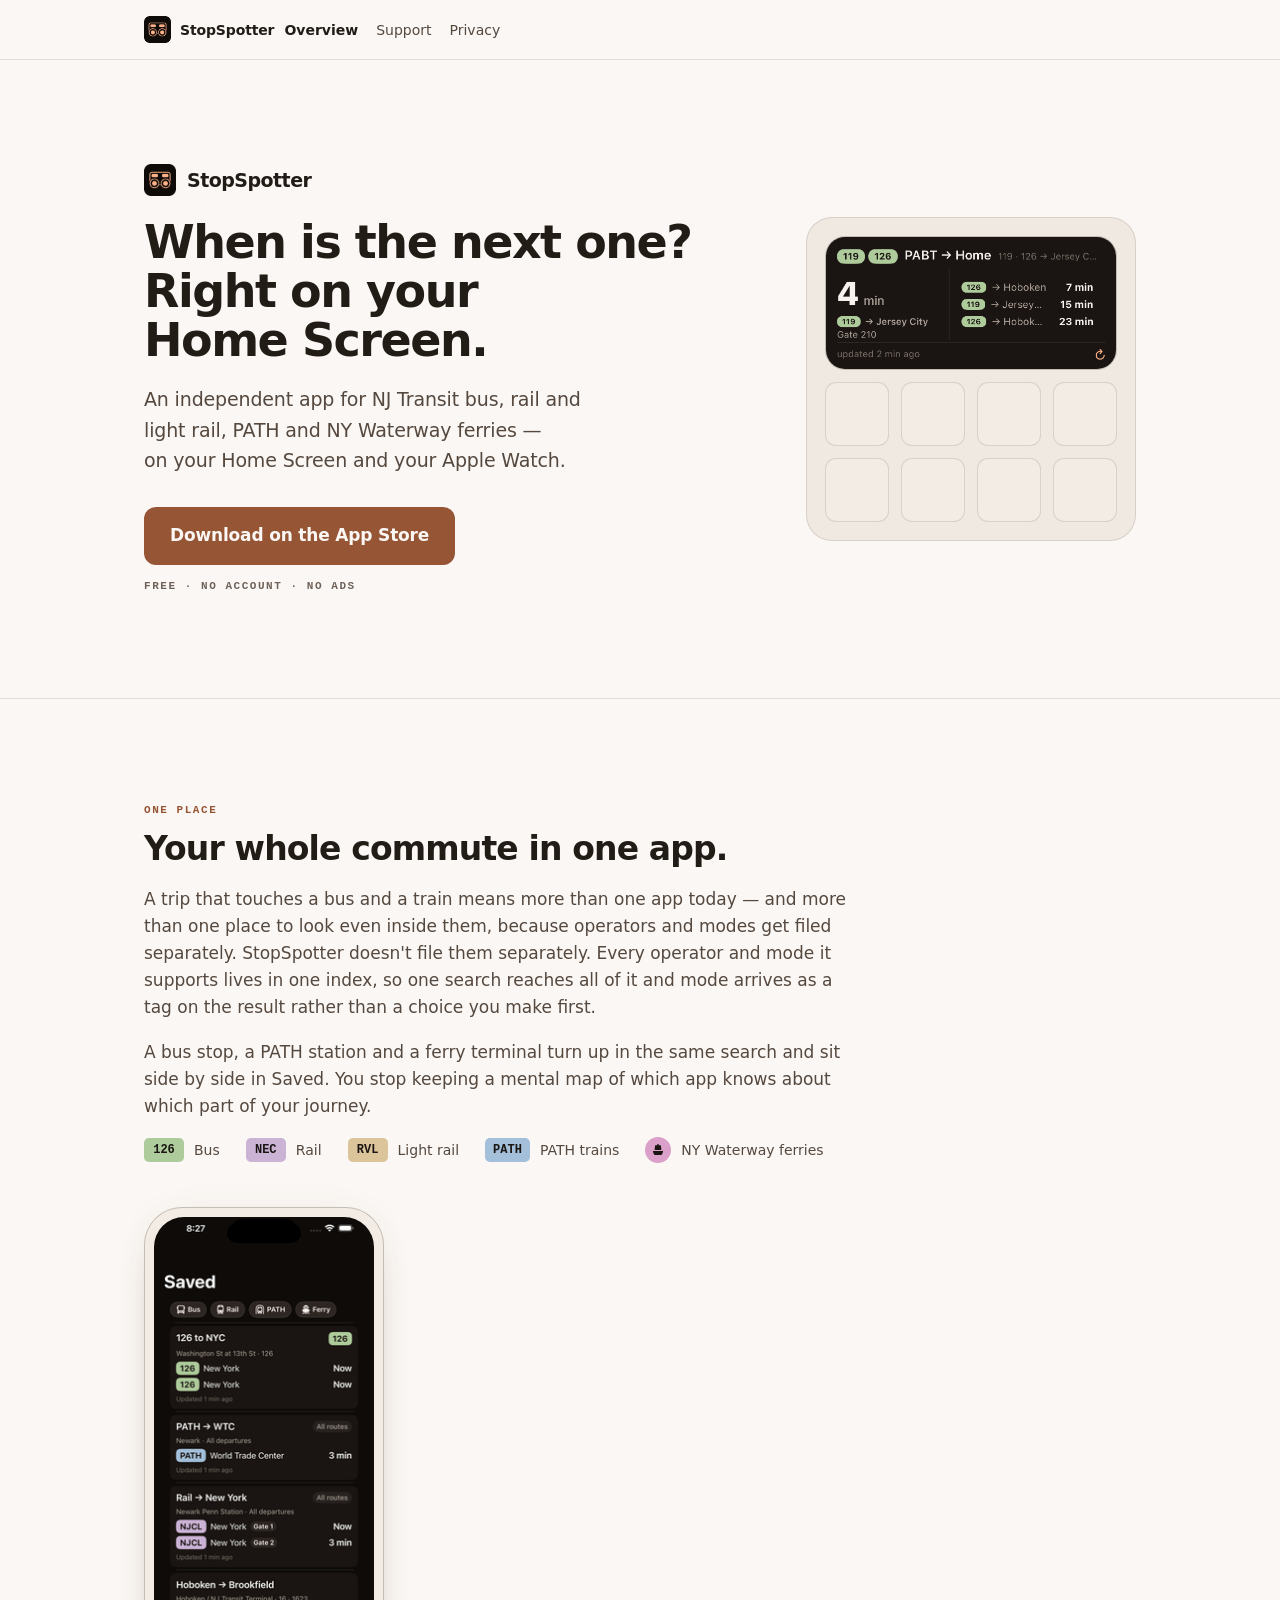
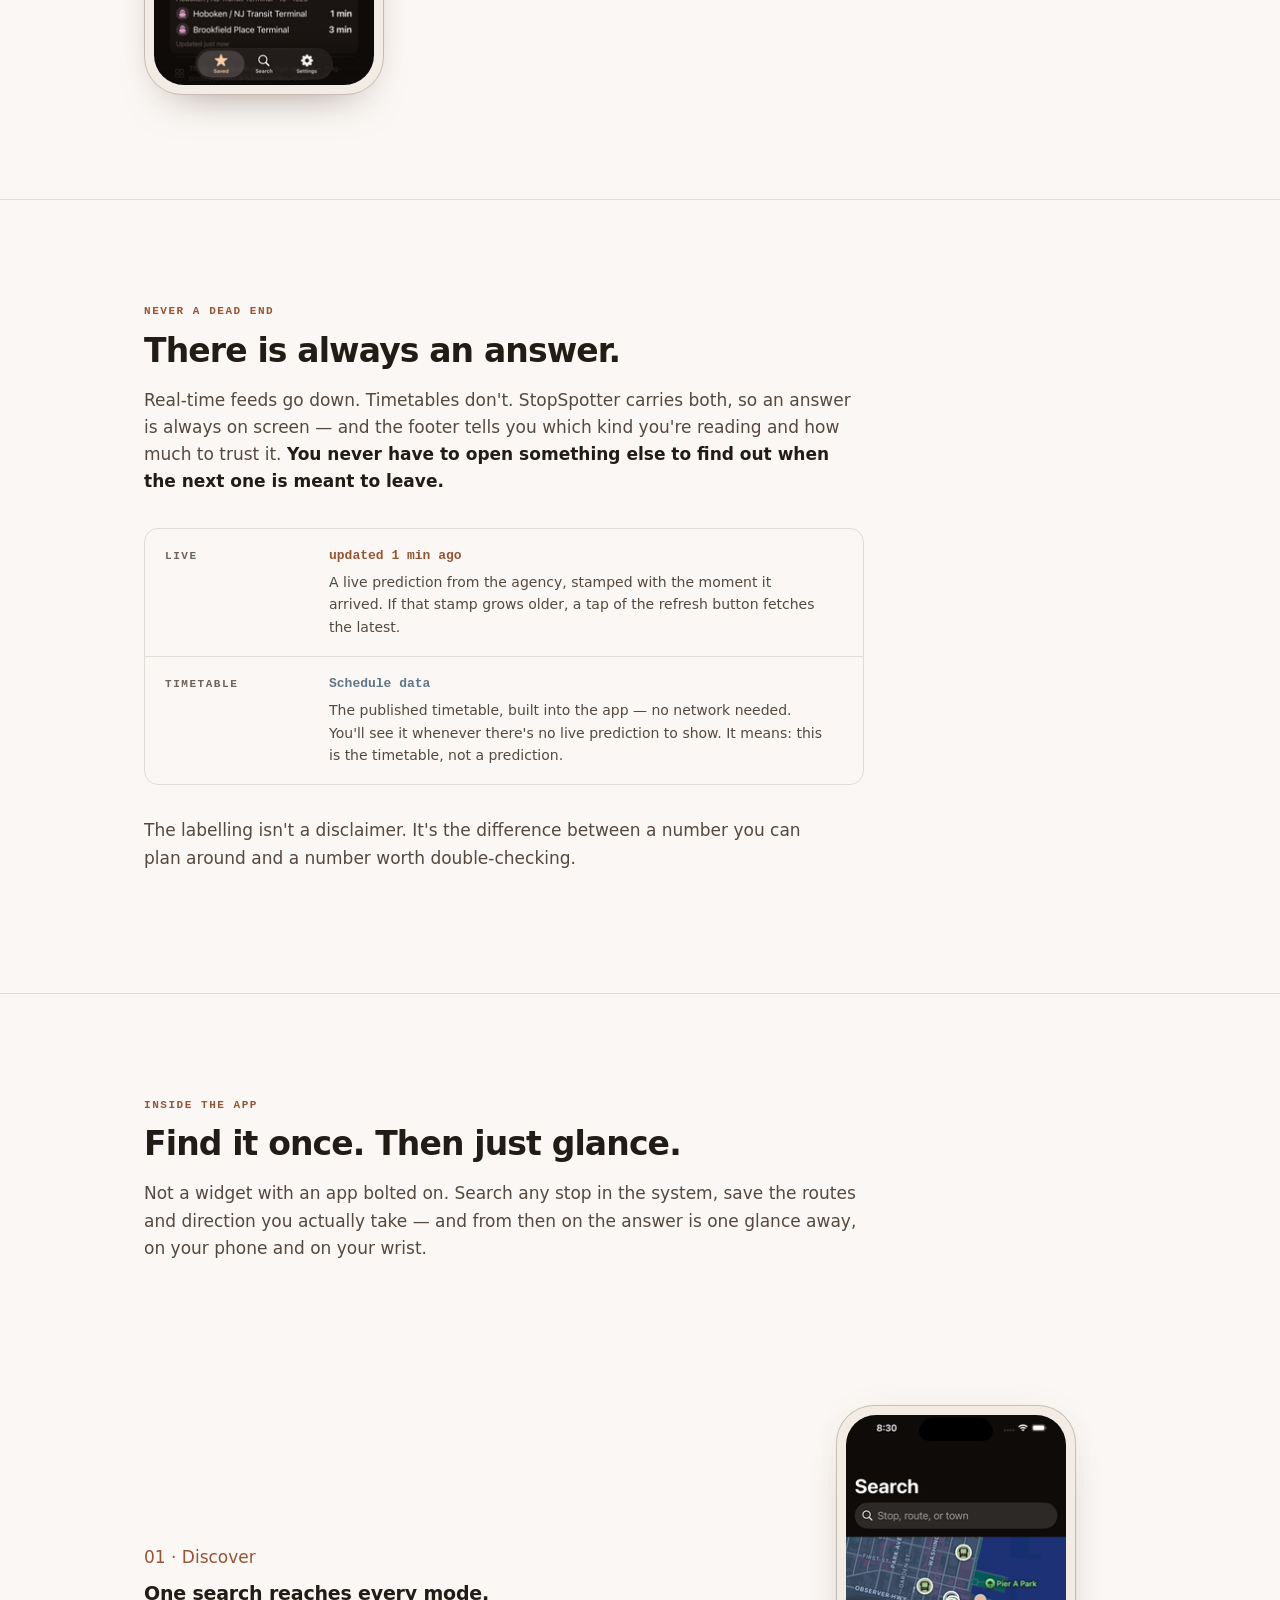
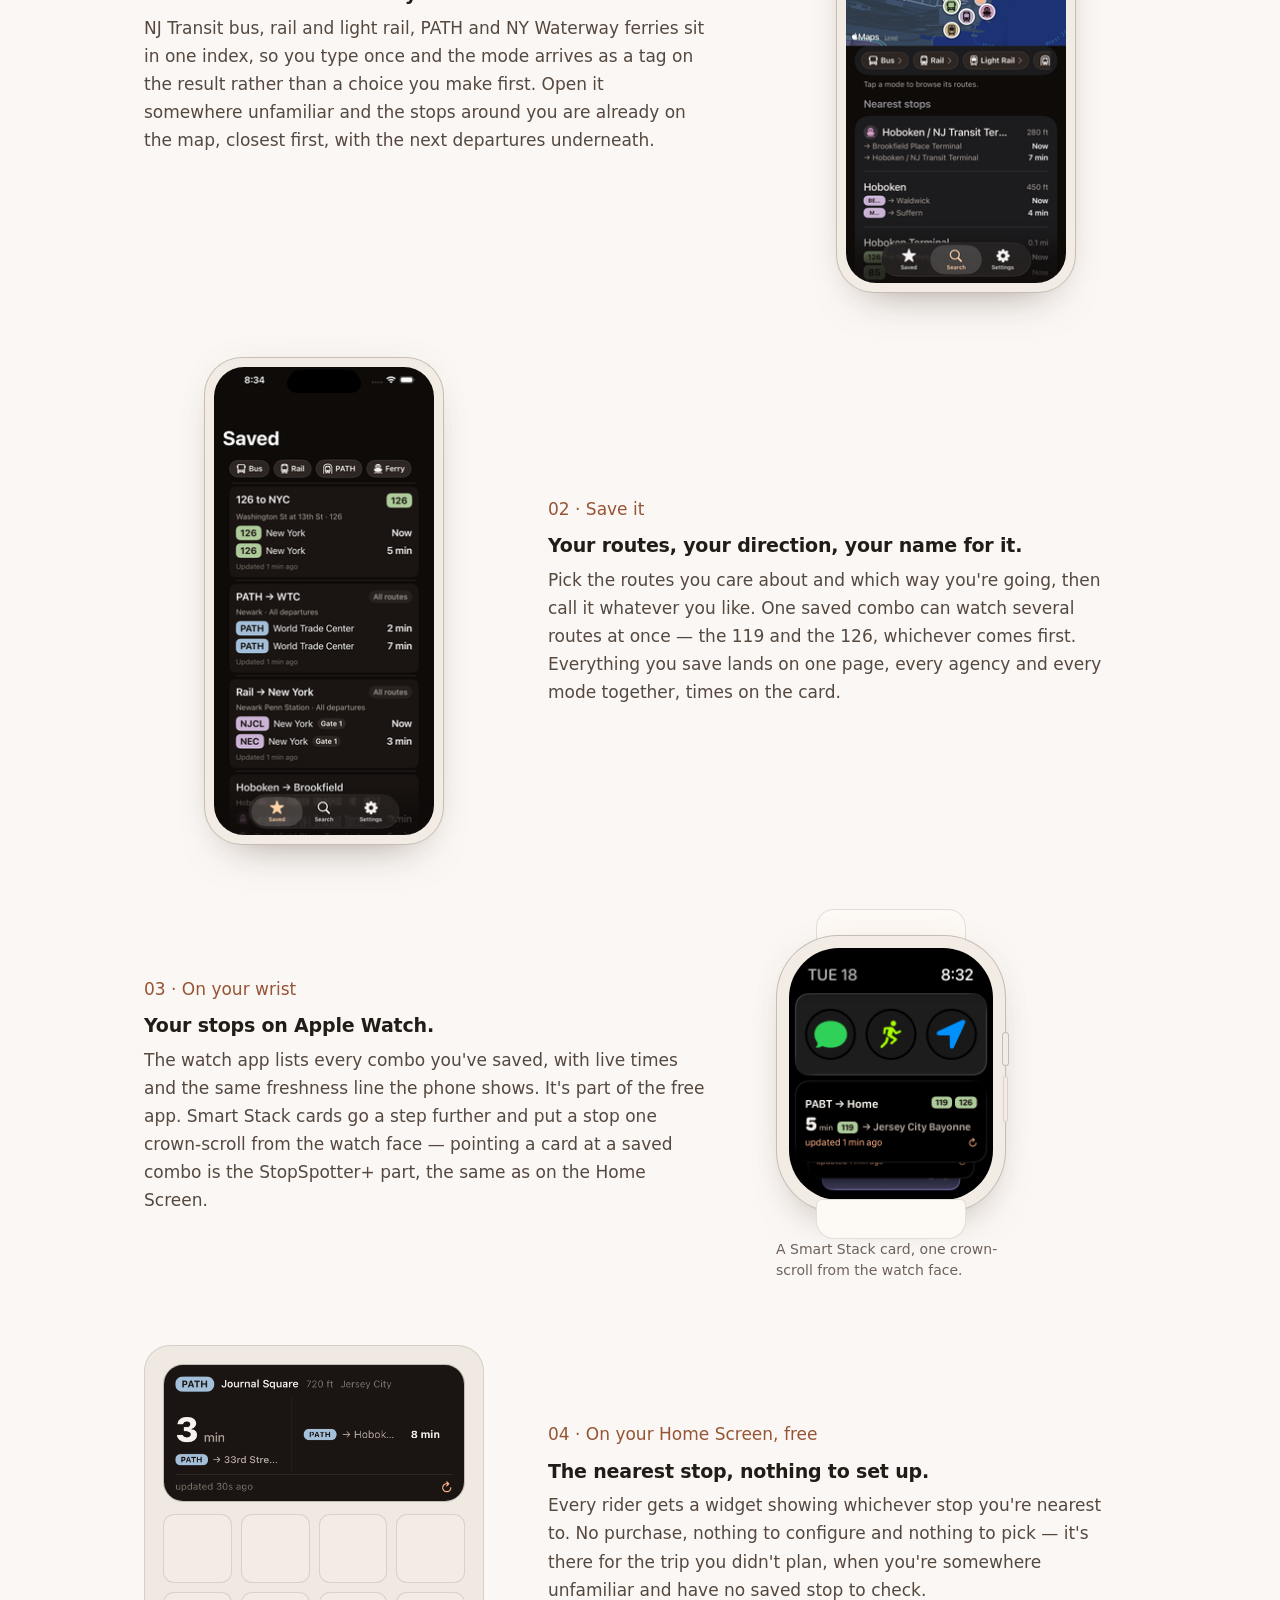
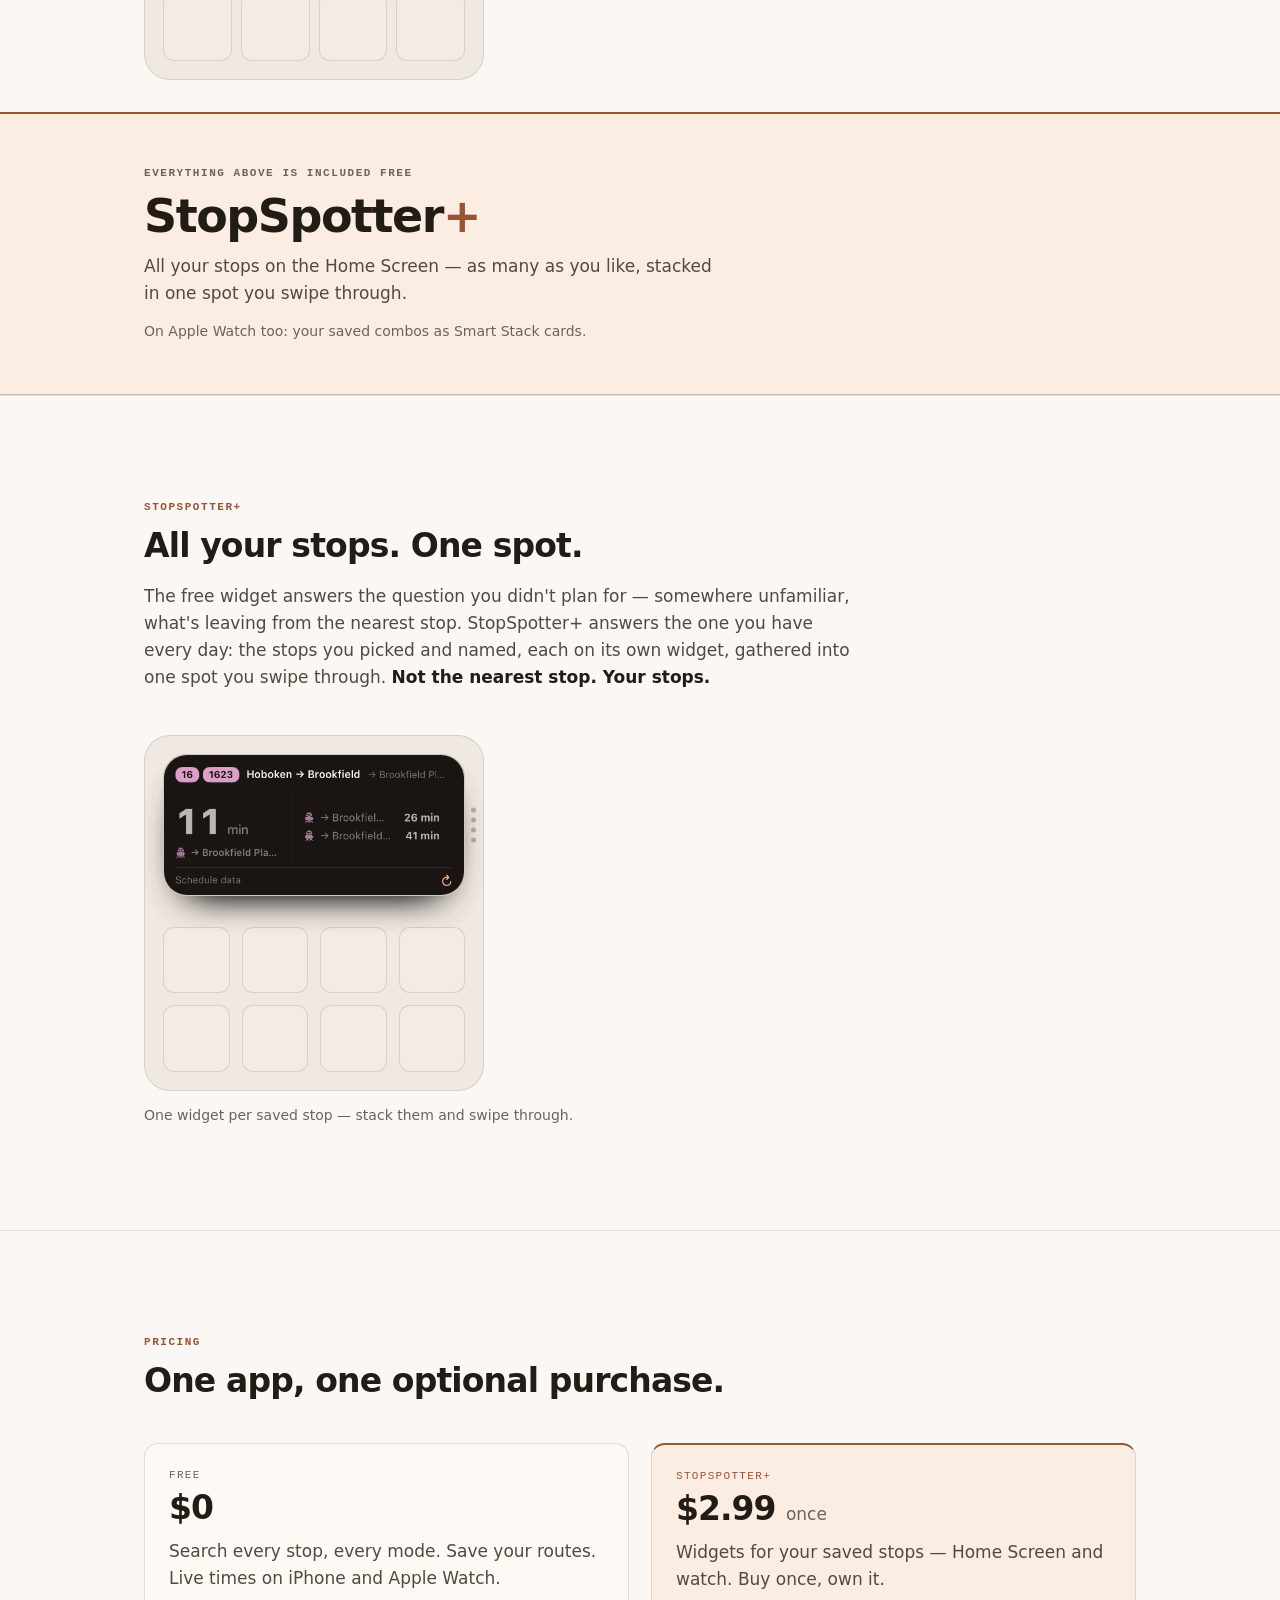
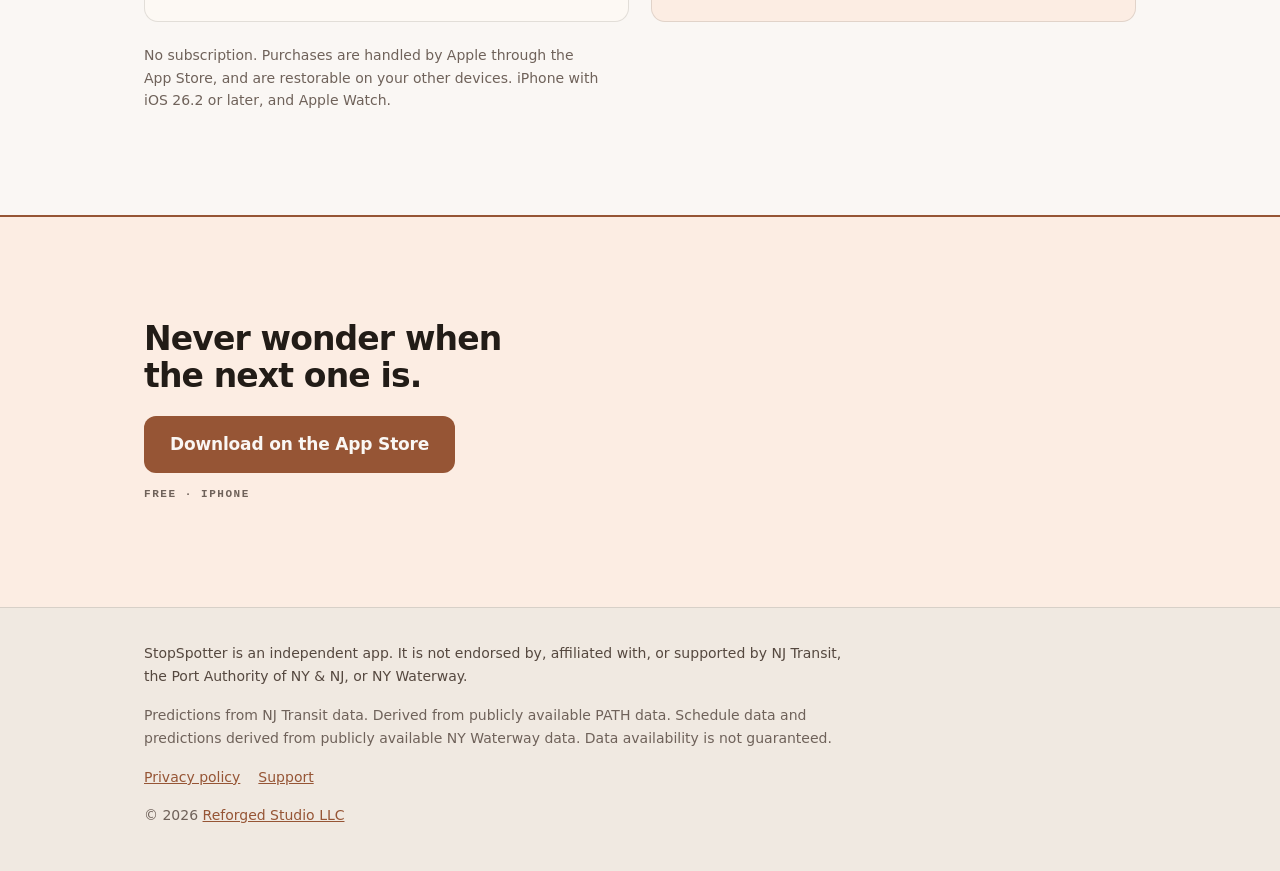
<file: stopspotter/index.html>
<!DOCTYPE html>
<html lang="en">
<head>
<meta charset="utf-8">
<meta name="viewport" content="width=device-width, initial-scale=1">
<title>StopSpotter — New Jersey transit on your Home Screen and Apple Watch</title>
<meta name="description" content="StopSpotter puts New Jersey transit departures on your iPhone Home Screen and Apple Watch. An independent app covering NJ Transit bus, rail and light rail, PATH, and NY Waterway ferries.">
<meta name="color-scheme" content="dark light">
<meta name="theme-color" content="#0E0B09" media="(prefers-color-scheme: dark)">
<meta name="theme-color" content="#FAF7F4" media="(prefers-color-scheme: light)">
<link rel="canonical" href="https://reforged.studio/stopspotter/">
<link rel="icon" href="[data-uri]" sizes="32x32">
<link rel="icon" href="favicon.png" sizes="32x32">
<link rel="icon" href="icon-512.png" sizes="512x512">
<link rel="apple-touch-icon" href="apple-touch-icon.png">
<meta property="og:type" content="website">
<meta property="og:title" content="StopSpotter — New Jersey transit on your Home Screen and Apple Watch">
<meta property="og:description" content="StopSpotter puts New Jersey transit departures on your iPhone Home Screen and Apple Watch. An independent app covering NJ Transit bus, rail and light rail, PATH, and NY Waterway ferries.">
<meta property="og:image" content="https://reforged.studio/stopspotter/icon-512.png">
<meta name="twitter:card" content="summary">
<link rel="stylesheet" href="stopspotter.css">
</head>
<body>
<a class="skip" href="#main">Skip to content</a>
<header class="top"><div class="wrap">
  <a class="mark" href="./"><img src="icon-tile.png" alt="" width="27" height="27">StopSpotter</a>
  <nav aria-label="Main"><ul>
    <li><a href="./" aria-current="page">Overview</a></li><li><a href="support">Support</a></li><li><a href="privacy">Privacy</a></li>
  </ul></nav>
</div></header>
<main id="main">

<!-- Hero reading order, at every width: brand · headline · one subhead · one
     visual · one CTA · fine print. The visual sits between the subhead and the
     button on a phone and to the right of the whole column on a desktop; the
     grid areas in .hero-split are what make one markup order do both. -->
<section class="flush"><div class="wrap">
  <div class="hero-split">
    <p class="lockup"><img src="icon-tile.png" alt="" width="32" height="32"><b>StopSpotter</b></p>
    <h1>When is the next one?<br>Right on your Home&nbsp;Screen.</h1>
    <p class="deck">An independent app for NJ&nbsp;Transit bus, rail and light rail, PATH and
    NY&nbsp;Waterway ferries &mdash; on your Home&nbsp;Screen and your Apple&nbsp;Watch.</p>
    <!-- The real widget, rendered by the app itself — not a CSS reconstruction. This is the
         OWNED state: a saved combo riding several routes across two modes, which is what the
         product is for. The unconfigured nearest-stop default belongs at step 04, where the
         copy is about not having planned the trip. -->
    <div class="hero-art">
      <div class="hs">
        <img src="img/widget-hero.png" alt="A StopSpotter widget on the Home Screen: a saved
             combo named PABT to Home, tagged 119 and 126, with the next bus in 4 minutes — the
             119 to Jersey City, boarding at Gate 210 — and the 126 to Hoboken in 7 minutes, the
             119 in 15 and the 126 in 23, footer reading updated 2 min ago." width="1027"
             height="469" class="wgshot">
        <div class="hs-grid" aria-hidden="true"><span></span><span></span><span></span><span></span>
          <span></span><span></span><span></span><span></span></div>
      </div>
    </div>
    <p class="cta"><a class="btn" href="https://apps.apple.com/us/app/stopspotter-your-departures/id6795772005" data-appstore>Download on the App&nbsp;Store</a><span class="cta-note">Free &middot; no account &middot; no ads</span></p>
  </div>
</div></section>

<section><div class="wrap">
  <p class="eyebrow">One place</p>
  <h2>Your whole commute in one app.</h2>
  <p class="body">A trip that touches a bus and a train means more than
  one app today &mdash; and more than one place to look even inside them, because operators and
  modes get filed separately. StopSpotter doesn't file them separately. Every operator and mode it
  supports lives in one index, so one search reaches all of it and mode arrives as a tag on the
  result rather than a choice you make first.</p>
  <p class="body">A bus stop, a PATH station and a ferry terminal turn up in the same search and
  sit side by side in Saved. You stop keeping a mental map of which app knows about which part of
  your journey.</p>
  <ul class="modes">
    <li><span class="wg-badge m-bus">126</span>Bus</li>
    <li><span class="wg-badge m-rail">NEC</span>Rail</li>
    <li><span class="wg-badge m-lrail">RVL</span>Light rail</li>
    <li><span class="wg-badge m-path">PATH</span>PATH trains</li>
    <li><span class="wg-badge m-ferry" aria-hidden="true"></span>NY&nbsp;Waterway ferries</li>
  </ul>
  <div class="commute-shot"><div class="rphone"><div class="rscreen"><img
       src="img/saved-modes.png"
       srcset="img/saved-modes@1x.png 1x, img/saved-modes.png 2x" alt="One Saved list carrying four modes at once: chips for Bus,
       Rail, PATH and Ferry above a 126 bus combo with buses to New York now and in 2 minutes,
       updated a minute ago; a PATH combo to the World Trade Center in 3 minutes; a rail combo at
       Newark Penn Station whose NJCL rows carry Gate 1 and Gate 2 and read Now and 3 minutes; and
       a NY Waterway ferry combo from Hoboken to Brookfield Place, each row led by the violet
       ferry glyph and carrying no route number, with boats in 1 and 3 minutes, updated just
       now." width="222" height="483" loading="lazy"></div></div></div>
</div></section>

<section><div class="wrap">
  <p class="eyebrow">Never a dead end</p>
  <h2>There is always an answer.</h2>
  <p class="body">Real-time feeds go down. Timetables don't. StopSpotter
  carries both, so an answer is always on screen &mdash; and the footer tells you which kind
  you're reading and how much to trust it. <span class="say">You never have to open something
  else to find out when the next one is meant to leave.</span></p>
  <!-- Both strings match what the app actually prints. The second card deliberately covers
       BOTH reasons timetable times appear, because the app draws no distinction between them
       today. The refresh sentence in the first card is the only claim made about the tap: it
       fetches — it does not promise what comes back. -->
  <ol class="chain">
    <li><span class="c-when">Live</span>
      <span class="c-str">updated 1 min ago</span>
      <p>A live prediction from the agency, stamped with the moment it arrived. If that stamp
      grows older, a tap of the refresh button fetches the latest.</p></li>
    <li><span class="c-when">Timetable</span>
      <span class="c-str sch">Schedule data</span>
      <p>The published timetable, built into the app &mdash; no network needed. You'll see it
      whenever there's no live prediction to show. It means: this is the timetable, not a
      prediction.</p></li>
  </ol>
  <p class="body note">The labelling isn't a disclaimer. It's the difference
  between a number you can plan around and a number worth double-checking.</p>
</div></section>

<!-- ONE narrative, in the order a rider actually meets the app: discover → save →
     the wrist → the Home Screen. Four .step rows, text beside the visual that proves
     it, alternating sides on wide screens and stacking to one column at 860px. The
     last step's visual is the Home-Screen mock rather than a phone frame, because the
     thing it is proving is a widget in situ. -->
<section class="tour-open"><div class="wrap">
  <p class="eyebrow">Inside the app</p>
  <h2>Find it once. Then just glance.</h2>
  <p class="body">Not a widget with an app bolted on. Search any stop in the
  system, save the routes and direction you actually take &mdash; and from then on the answer is
  one glance away, on your phone and on your wrist.</p>
</div></section>

<section class="step"><div class="wrap">
  <div class="step-copy">
    <span class="k">01 &middot; Discover</span>
    <h3>One search reaches every mode.</h3>
    <p>NJ&nbsp;Transit bus, rail and light rail, PATH and NY&nbsp;Waterway ferries sit in one
    index, so you type once and the mode arrives as a tag on the result rather than a choice you
    make first. Open it somewhere unfamiliar and the stops around you are already on the map,
    closest first, with the next departures underneath.</p>
  </div>
  <div class="step-media"><div class="rphone"><div class="rscreen"><img
       src="img/tour-01-search.png"
       srcset="img/tour-01-search@1x.png 1x, img/tour-01-search.png 2x" alt="StopSpotter's Search screen: a map of Hoboken with
       mode-coloured pins including a violet ferry pin, a row of mode chips reading Bus, Rail,
       Light Rail and PATH, and a Nearest stops list — Hoboken / NJ Transit Terminal 280 feet
       away with a boat to Brookfield Place leaving now and one to Hoboken in 7 minutes, Hoboken
       rail 450 feet away with trains to Waldwick now and Suffern in 4 minutes, and Hoboken
       Terminal 0.1 miles away with the 126 and the 85." width="222" height="483" loading="lazy"></div></div></div>
</div></section>

<section class="step rev"><div class="wrap">
  <div class="step-copy">
    <span class="k">02 &middot; Save it</span>
    <h3>Your routes, your direction, your name for it.</h3>
    <p>Pick the routes you care about and which way you're going, then call it whatever you like.
    One saved combo can watch several routes at once &mdash; the 119 and the 126, whichever comes
    first. Everything you save lands on one page, every agency and every mode together, times on
    the card.</p>
  </div>
  <div class="step-media"><div class="rphone"><div class="rscreen"><img
       src="img/tour-02-saved.png"
       srcset="img/tour-02-saved@1x.png 1x, img/tour-02-saved.png 2x" alt="The Saved page: mode chips for Bus, Rail, PATH and Ferry
       above the saved combos — 126 to NYC at Washington St at 13th St with buses to New York now
       and in 5 minutes, updated 1 minute ago; PATH to WTC at Newark with trains to the World
       Trade Center in 2 and 7 minutes; and Rail to New York at Newark Penn Station, its NJCL row
       leaving now and its NEC row in 3, both carrying Gate 1." width="222" height="483" loading="lazy"></div></div></div>
</div></section>

<section class="step"><div class="wrap">
  <div class="step-copy">
    <span class="k">03 &middot; On your wrist</span>
    <h3>Your stops on Apple&nbsp;Watch.</h3>
    <p>The watch app lists every combo you've saved, with live times and the same freshness line
    the phone shows. It's part of the free app. Smart&nbsp;Stack cards go a step further and put a
    stop one crown-scroll from the watch face &mdash; pointing a card at a saved combo is the
    StopSpotter+ part, the same as on the Home Screen.</p>
  </div>
  <div class="step-media">
    <div class="rwatch">
      <div class="band top"></div>
      <div class="rwatch-body">
        <div class="rwatch-screen"><img src="img/watch-smartstack.png" alt="An Apple Watch face on
             Tuesday the 18th at 8:32, with a StopSpotter card in the Smart Stack below the
             complications: PABT to Home, tagged 119 and 126, showing 5 min on the 119 to Jersey
             City Bayonne and a footer reading updated 1 min ago." width="422" height="514"
             loading="lazy"></div>
        <div class="crown"></div>
        <div class="sidebtn"></div>
      </div>
      <div class="band bot"></div>
    </div>
    <p class="fig-cap">A Smart&nbsp;Stack card, one crown-scroll from the watch face.</p>
  </div>
</div></section>

<section class="step rev"><div class="wrap">
  <div class="step-copy">
    <span class="k">04 &middot; On your Home Screen, free</span>
    <h3>The nearest stop, nothing to set up.</h3>
    <p>Every rider gets a widget showing whichever stop you're nearest to. No purchase, nothing to
    configure and nothing to pick &mdash; it's there for the trip you didn't plan, when you're
    somewhere unfamiliar and have no saved stop to check.</p>
  </div>
  <div class="step-media">
    <div class="hs hs-step">
      <img src="img/widget-nearest.png" alt="The free StopSpotter widget on a Home Screen:
           Journal Square, 720 feet away in Jersey City, with a PATH train to 33rd Street in
           3 minutes and one to Hoboken in 8, footer reading updated 30s ago." width="1035"
           height="471" loading="lazy" class="wgshot">
      <div class="hs-grid" aria-hidden="true"><span></span><span></span><span></span><span></span>
        <span></span><span></span><span></span><span></span></div>
    </div>
  </div>
</div></section>

<!-- The StopSpotter+ explainer keeps the framed rotation; the cluster of cells that
     used to sit under it is gone. It held three cards in a two-column grid, which left a
     fourth, empty, shaded cell — and it mixed a how-to, a device note and a price into one
     malformed block. Pricing is now its own section below; the how-to moved to the support
     page's widget FAQ, where the same instructions already lived. -->
<!-- The StopSpotter+ chapter break, restored (it was cut at closeout v2 along with the
     pricing rework). It is here to BREAK the page — free above, paid below — so it comes
     back at half the height it had: `.split` now pads `calc(var(--sp-sec)/2)` rather than
     the full section rhythm. The price line it used to carry is NOT restored; pricing is
     stated once, in its own section below, which is the S1d ruling. -->
<section class="split"><div class="wrap">
  <p class="above">Everything above is included free</p>
  <h2>StopSpotter<span>+</span></h2>
  <p>All your stops on the Home Screen &mdash; as many as you like, stacked in one spot you
  swipe through.</p>
  <p class="also">On Apple&nbsp;Watch too: your saved combos as Smart&nbsp;Stack cards.</p>
</div></section>

<section><div class="wrap">
  <p class="eyebrow">StopSpotter+</p>
  <h2>All your stops. One spot.</h2>
  <p class="body">The free widget answers the question you didn't plan
  for &mdash; somewhere unfamiliar, what's leaving from the nearest stop. StopSpotter+ answers the
  one you have every day: the stops you picked and named, each on its own widget, gathered into
  one spot you swipe through. <span class="say">Not the nearest stop. Your stops.</span></p>
  <!-- One widget-sized card, turning the way a Smart Stack turns: a vertical 3D
       roll, outgoing face over the top, incoming face up from below. Four real
       widget renders, CSS only. Under prefers-reduced-motion the card is hidden
       and .wgtrio shows the same four at rest — no motion at all. -->
  <div class="hs hs-flip">
    <div class="flip" role="img" aria-label="One StopSpotter widget on a Home Screen, turning
         through four saved stops: a 126 bus to New York showing schedule data; a PATH train to
         33rd Street updated 30 seconds ago; Hoboken Terminal showing the 22, the 126 and PATH
         together; and a NY Waterway ferry from Hoboken to Brookfield Place.">
      <div class="flip-stage">
        <div class="face"><img src="img/widget-bus.png" alt="" width="1035" height="487"></div>
        <div class="face"><img src="img/widget-path.png" alt="" width="1035" height="487"></div>
        <div class="face"><img src="img/widget-mixed.png" alt="" width="1035" height="487"></div>
        <div class="face"><img src="img/widget-ferry.png" alt="" width="1035" height="471"></div>
      </div>
      <div class="stackdots" aria-hidden="true"><i></i><i></i><i></i><i></i></div>
    </div>
    <div class="hs-grid" aria-hidden="true"><span></span><span></span><span></span><span></span>
      <span></span><span></span><span></span><span></span></div>
  </div>
  <div class="wgtrio">
    <img src="img/widget-bus.png" alt="Widget: a 126 bus to New York in 8 minutes, footer
         reading Schedule data." width="1035" height="487" loading="lazy">
    <img src="img/widget-path.png" alt="Widget: a PATH train to 33rd Street in 3 minutes,
         footer reading updated 30s ago." width="1035" height="487" loading="lazy">
    <img src="img/widget-mixed.png" alt="Widget: Hoboken Terminal with the 22, the 126 and
         PATH on one card." width="1035" height="487" loading="lazy">
    <img src="img/widget-ferry.png" alt="Widget: a NY Waterway ferry from Hoboken to Brookfield
         Place in 11 minutes, footer reading Schedule data." width="1035" height="471"
         loading="lazy">
  </div>
  <p class="fig-cap">One widget per saved stop &mdash; stack them and swipe through.</p>
</div></section>

<!-- PRICING — two cards, side by side above 760px, stacked below. The free card is
     first because the free app is the product most people will ever use. -->
<section id="plus"><div class="wrap">
  <p class="eyebrow">Pricing</p>
  <h2>One app, one optional purchase.</h2>
  <div class="pricing">
    <div class="pcard">
      <p class="pk">Free</p>
      <p class="pp">$0</p>
      <p class="pd">Search every stop, every mode. Save your routes. Live times on iPhone and
      Apple&nbsp;Watch.</p>
    </div>
    <div class="pcard plus">
      <p class="pk">StopSpotter+</p>
      <p class="pp">$2.99 <span>once</span></p>
      <p class="pd">Widgets for your saved stops &mdash; Home&nbsp;Screen and watch. Buy once,
      own it.</p>
    </div>
  </div>
  <p class="pfoot">No subscription. Purchases are handled by Apple through the App&nbsp;Store,
  and are restorable on your other devices. iPhone with iOS&nbsp;26.2 or later, and
  Apple&nbsp;Watch.</p>
</div></section>

<!-- The closing band — full-bleed, the last thing on the page before the footer. -->
<section class="cta-band"><div class="wrap">
  <h2>Never wonder when the next one is.</h2>
  <p class="cta"><a class="btn" href="https://apps.apple.com/us/app/stopspotter-your-departures/id6795772005" data-appstore>Download on the App&nbsp;Store</a><span class="cta-note">Free &middot; iPhone</span></p>
</div></section>

</main>
<footer class="foot"><div class="wrap">
  <p class="indep">StopSpotter is an independent app. It is not endorsed by, affiliated with, or
  supported by NJ Transit, the Port Authority of NY&nbsp;&amp;&nbsp;NJ, or NY Waterway.</p>
  <p>Predictions from NJ Transit data. Derived from publicly available PATH data. Schedule data
  and predictions derived from publicly available NY Waterway data. Data availability is not
  guaranteed.</p>
  <nav aria-label="Footer"><a href="privacy">Privacy policy</a>
    <a href="support">Support</a></nav>
  <p>&copy; 2026 <a href="https://reforged.studio">Reforged Studio LLC</a></p>
</div></footer>
<!-- No script on this page. The reduced-motion shim that used to live here existed only to
     pause the walkthrough video (CSS cannot stop a playing video); the video is gone, and the
     remaining motion — the widget stack's roll and its dots — is CSS, suppressed by
     prefers-reduced-motion in the stylesheet. -->
</body>
</html>
</file>
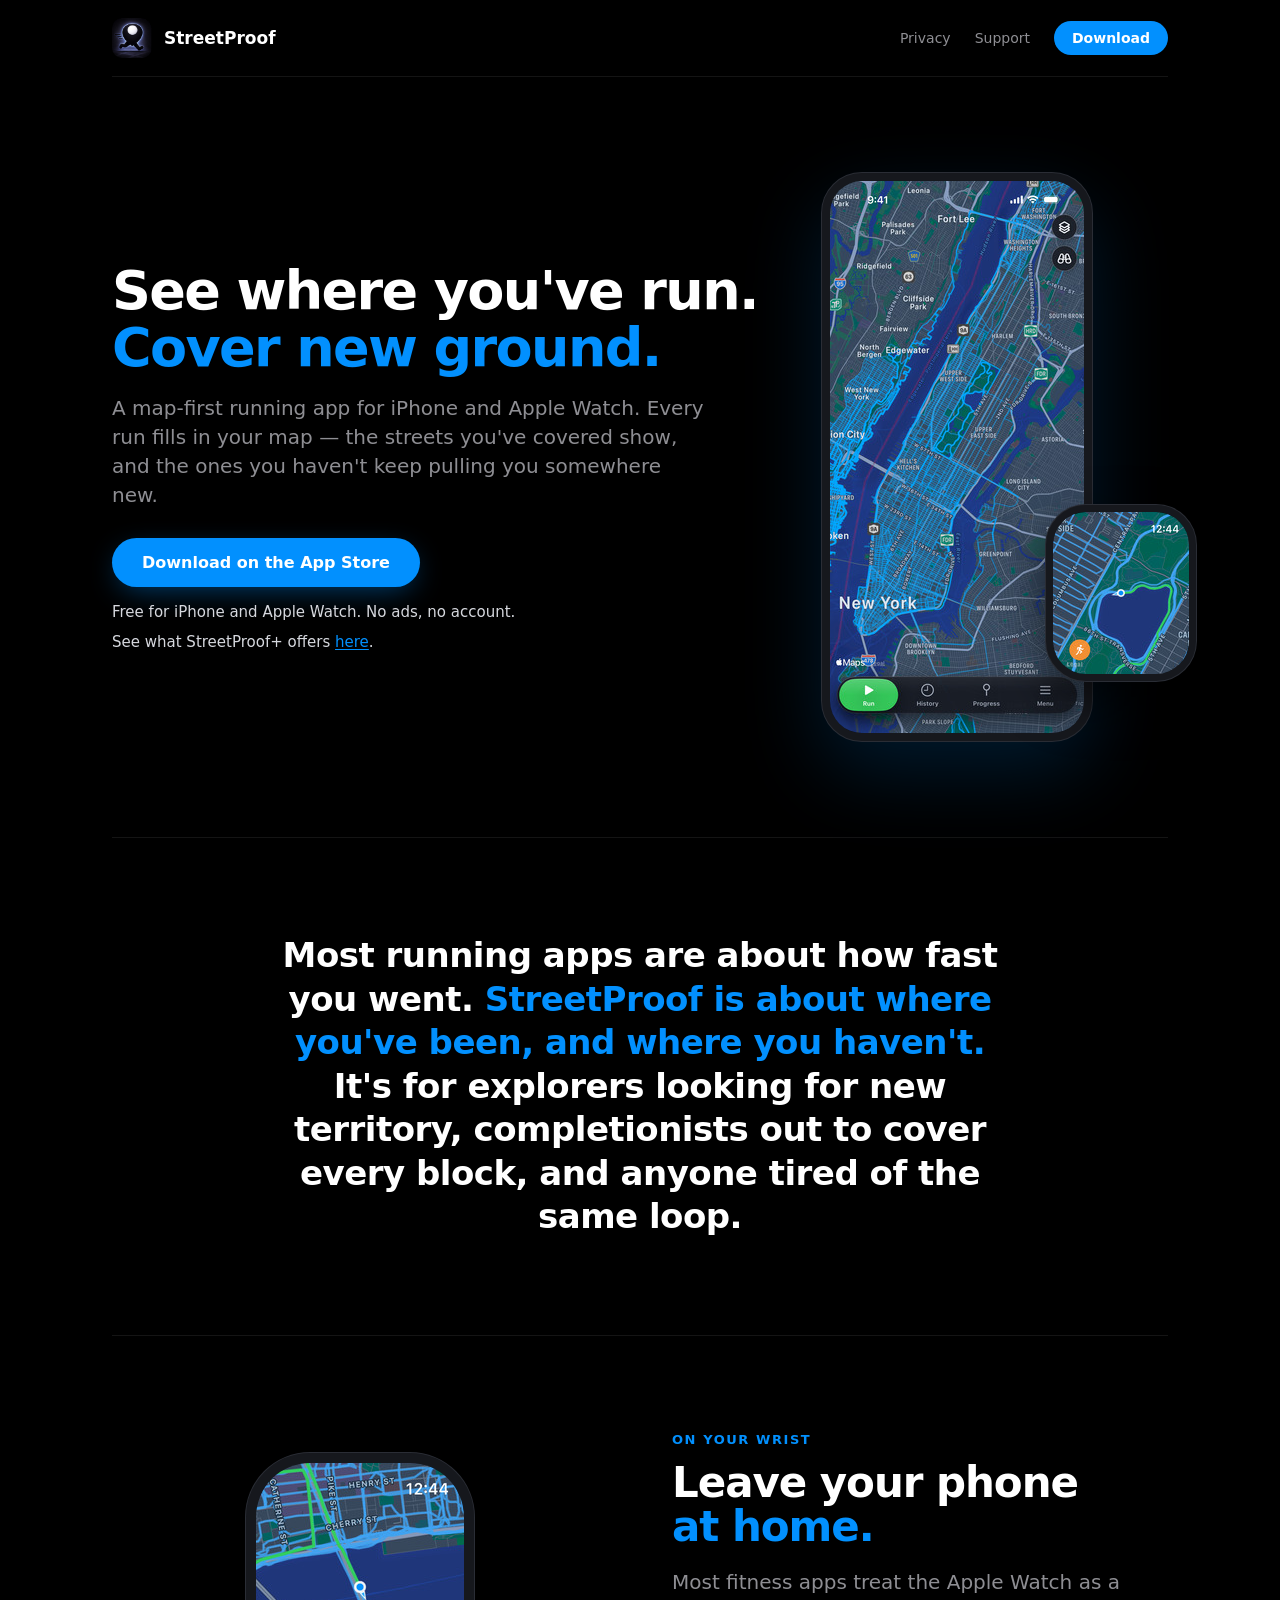
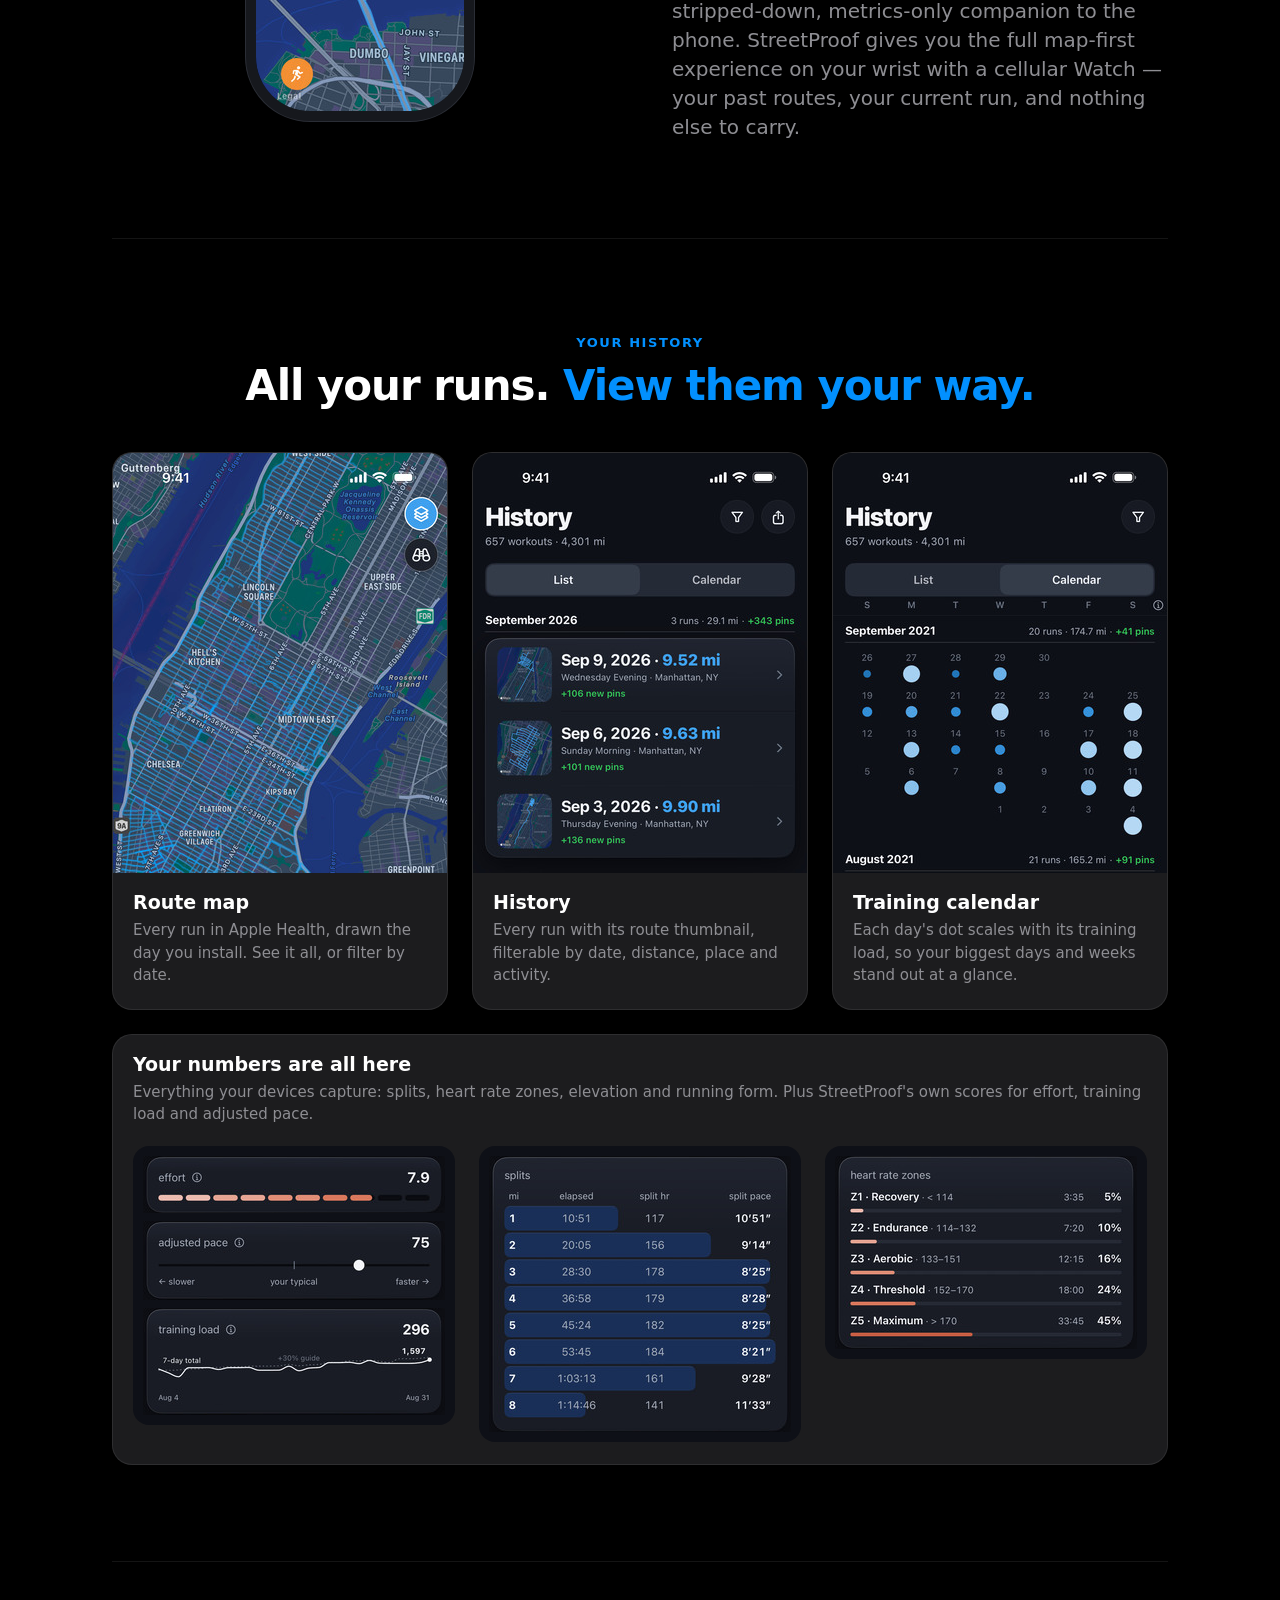
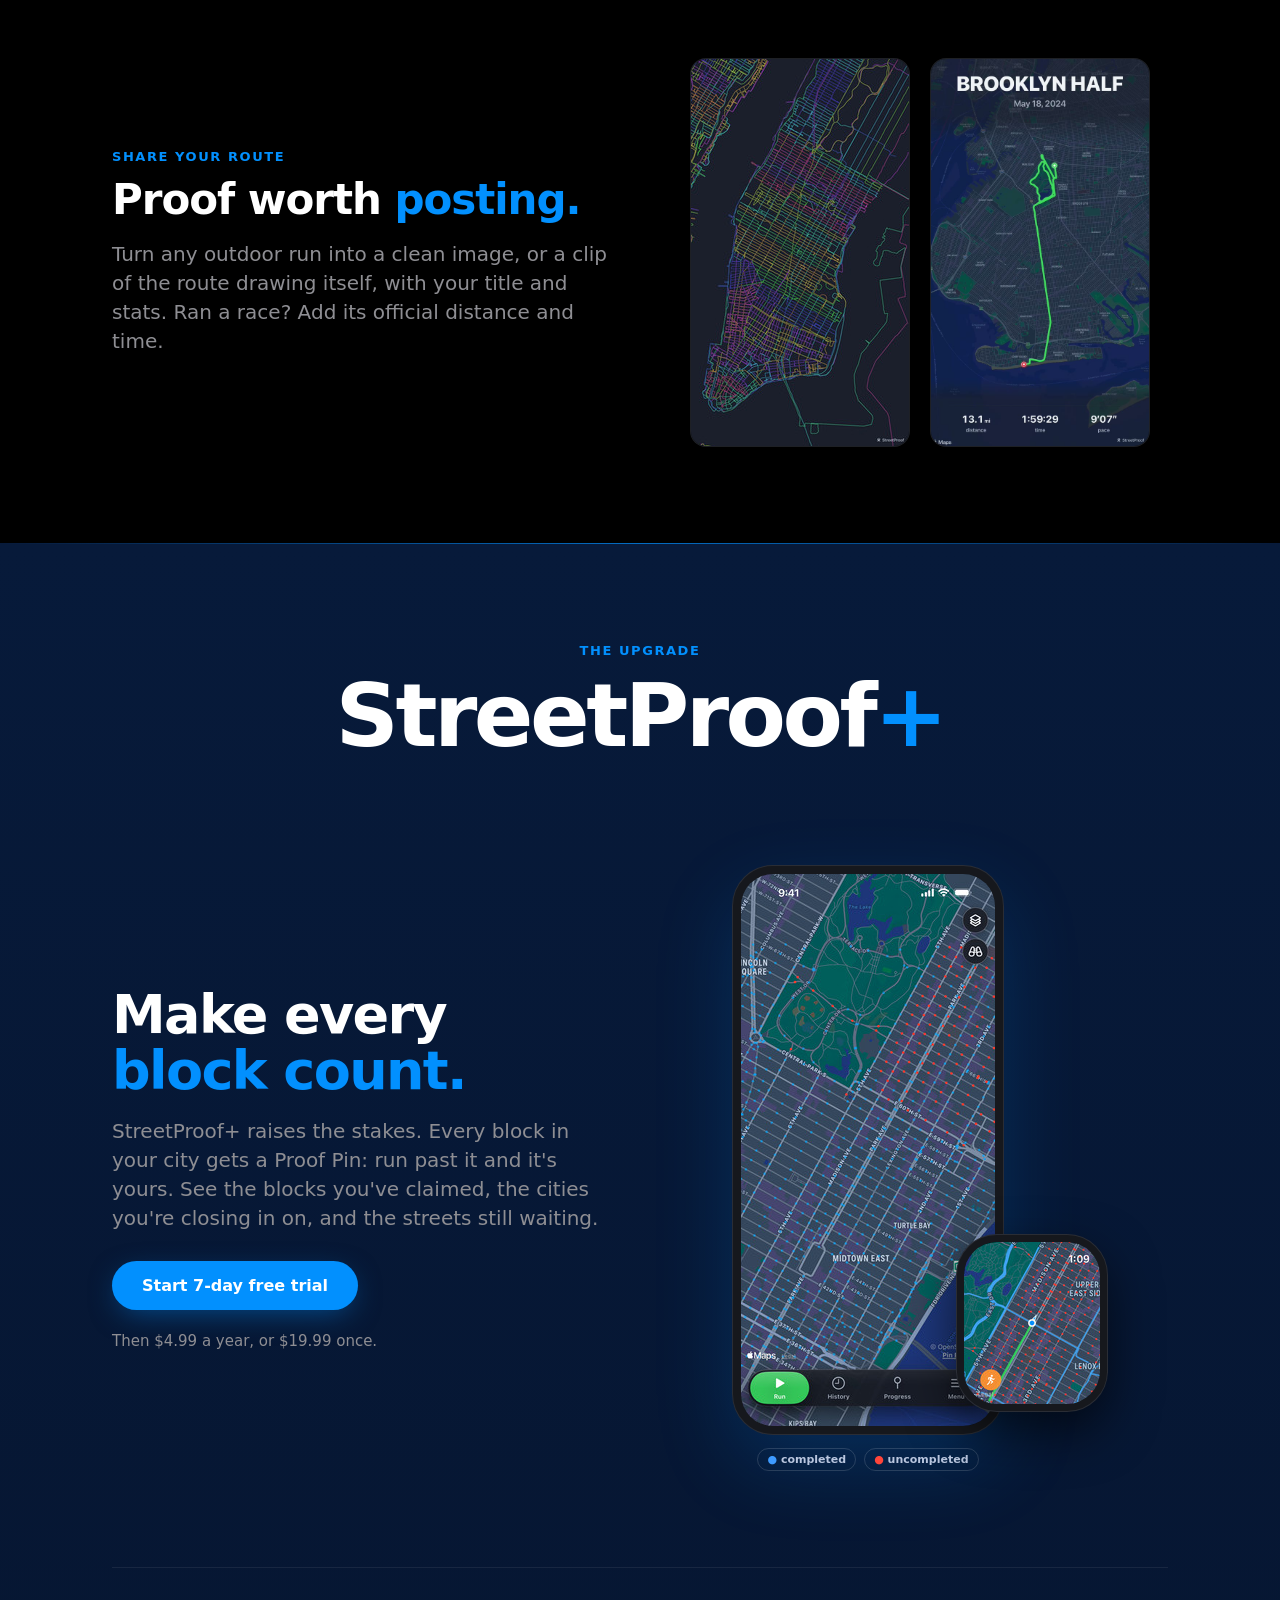
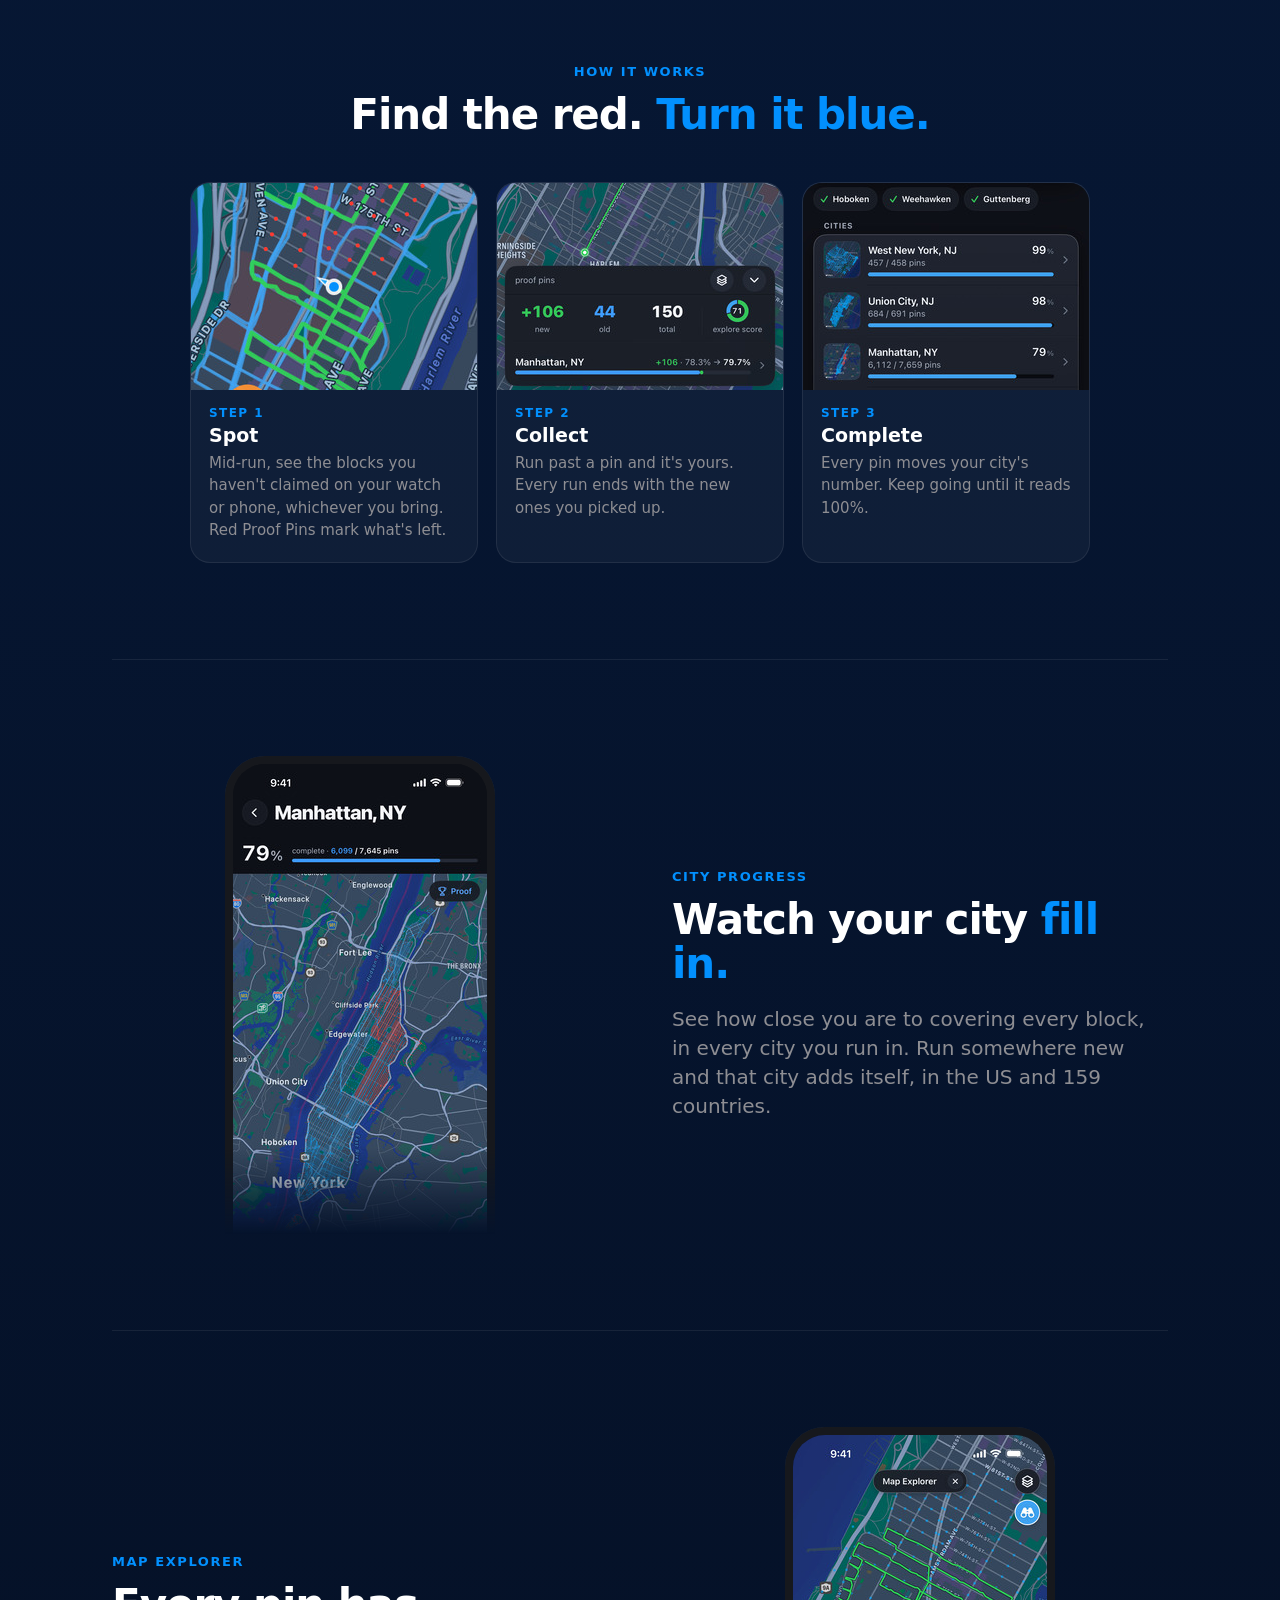
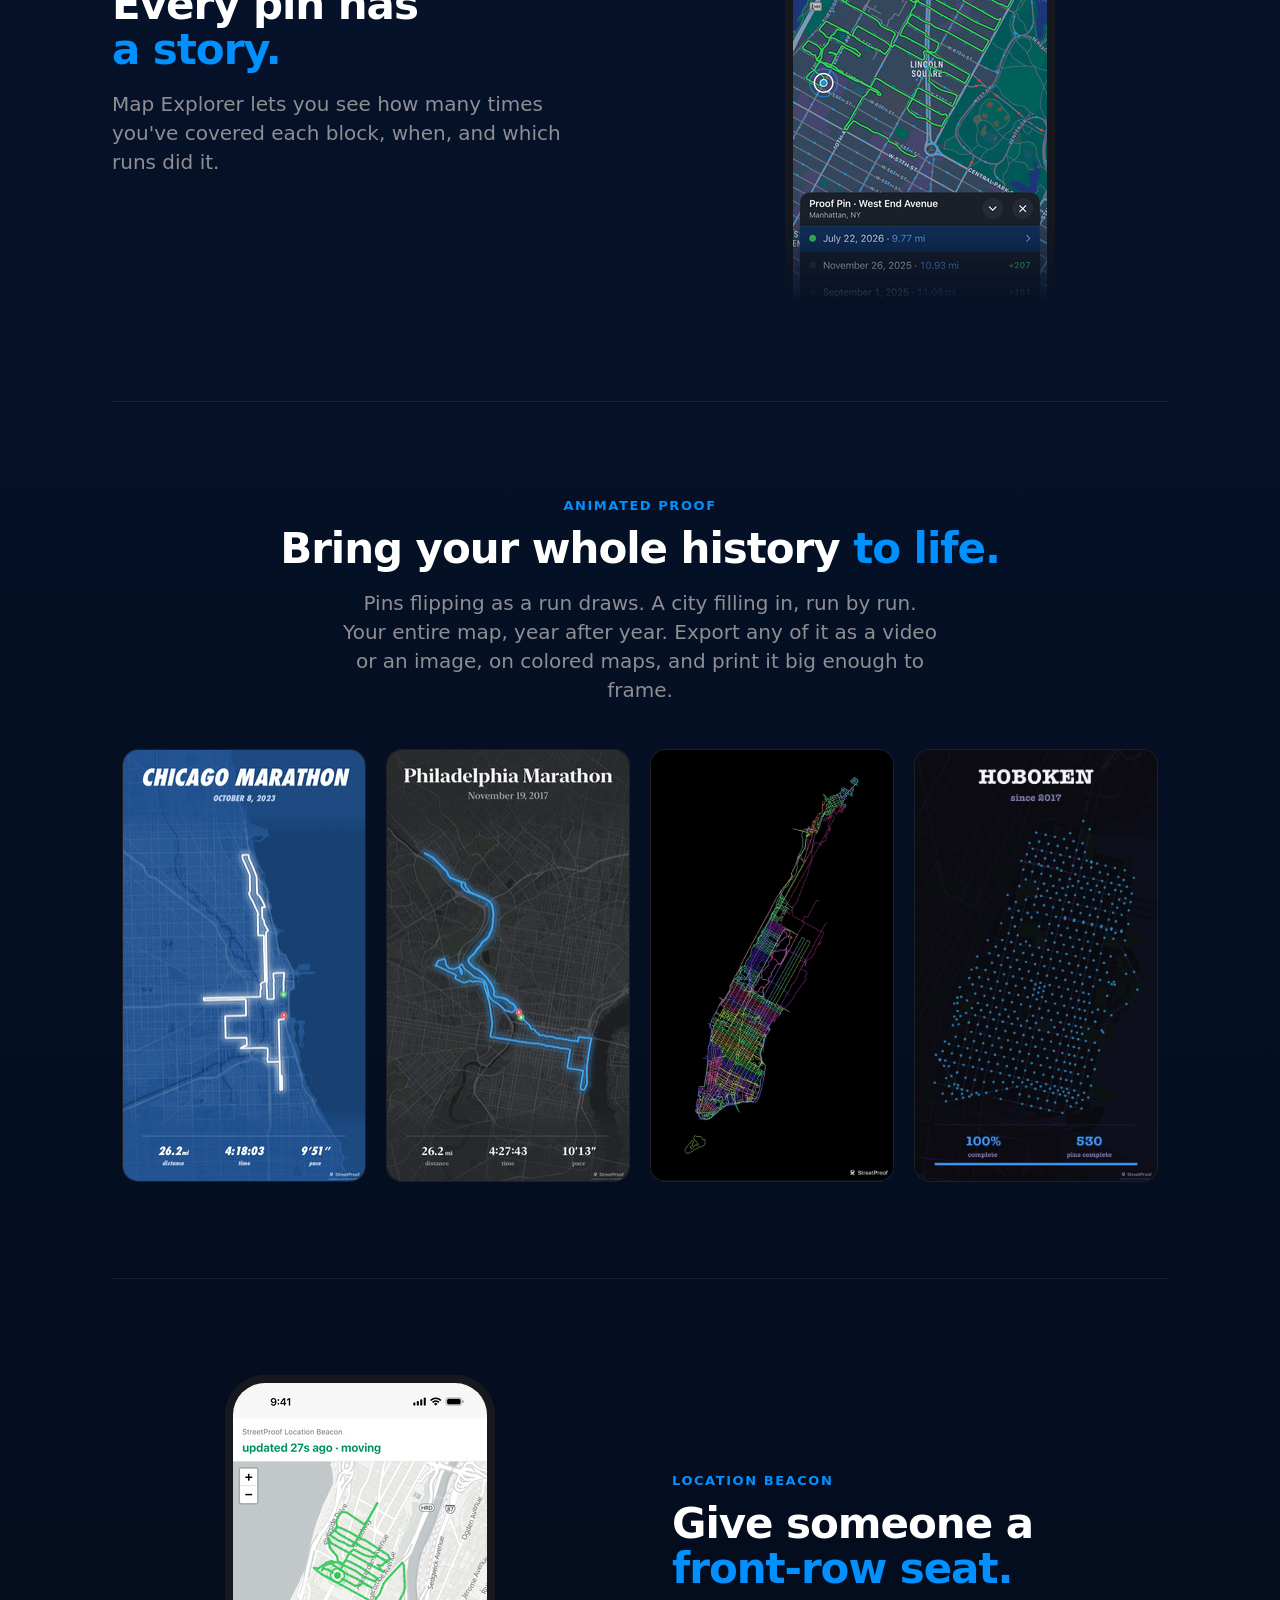
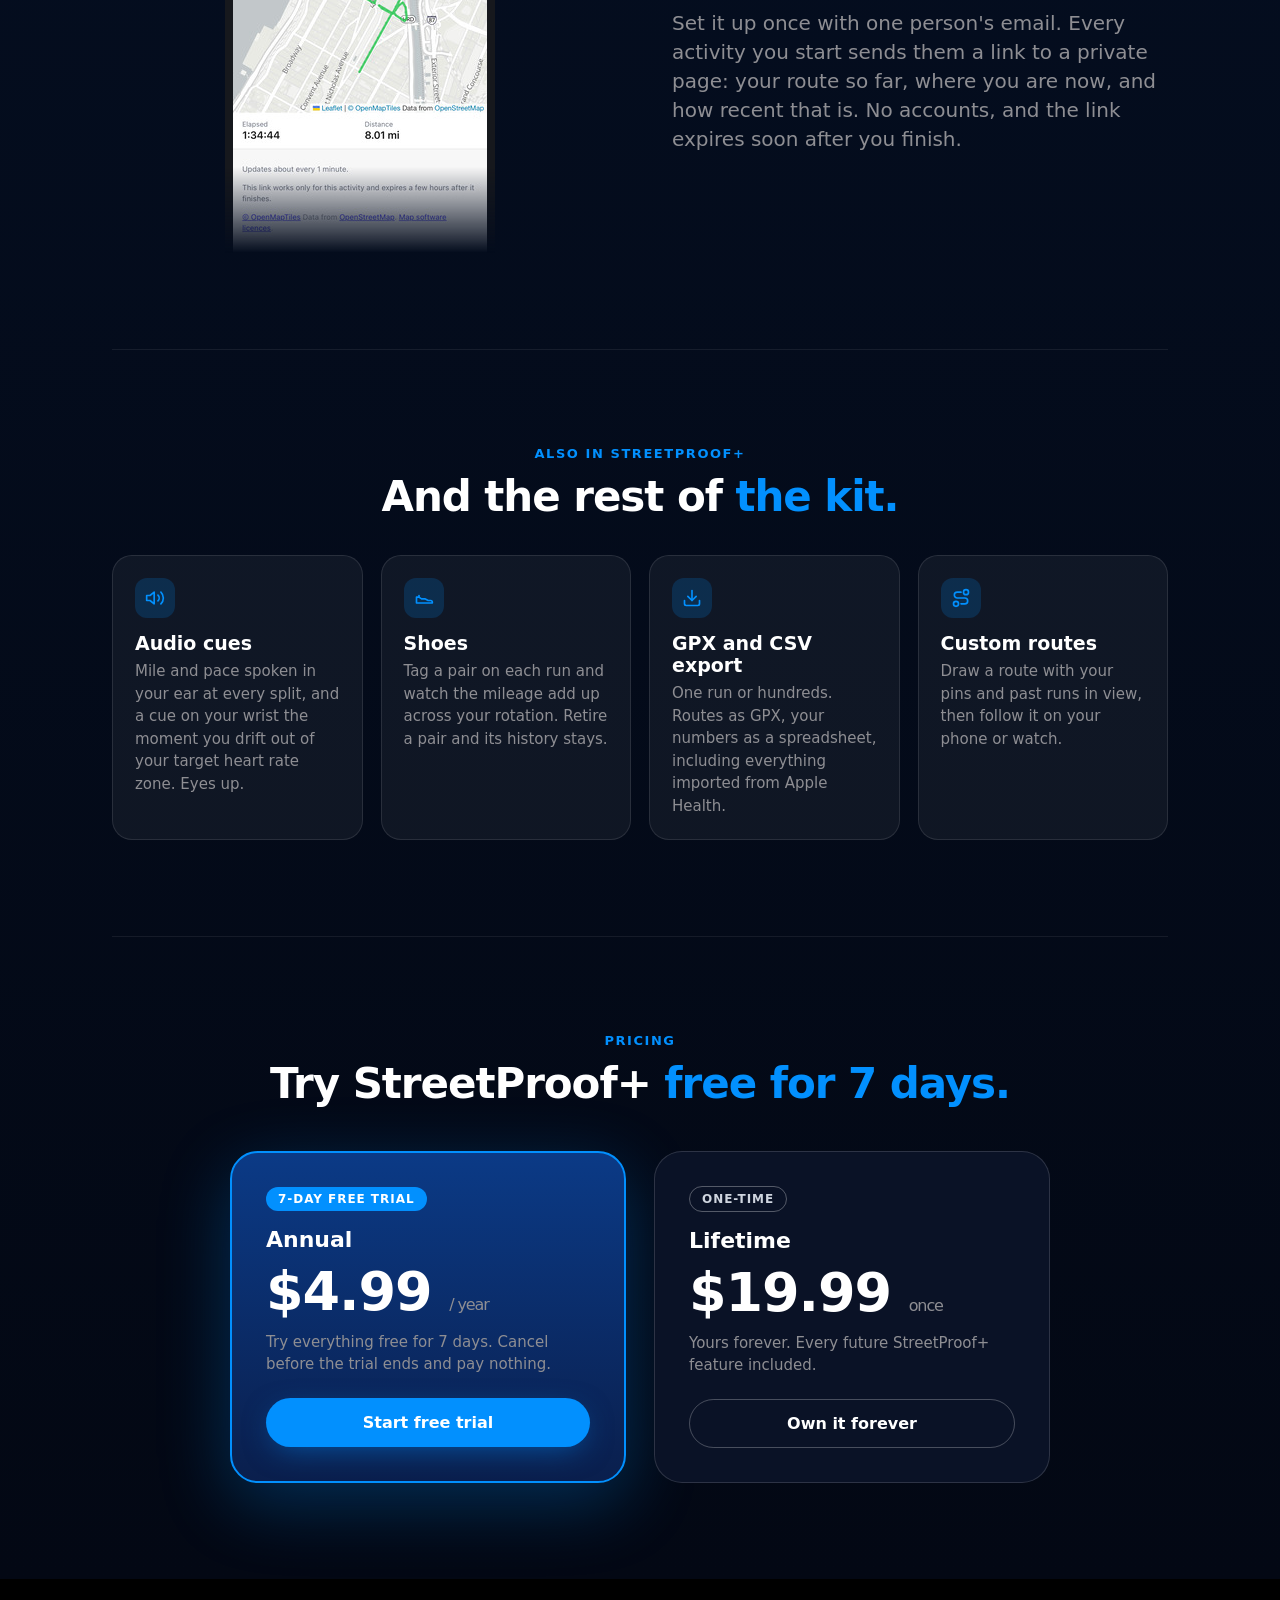
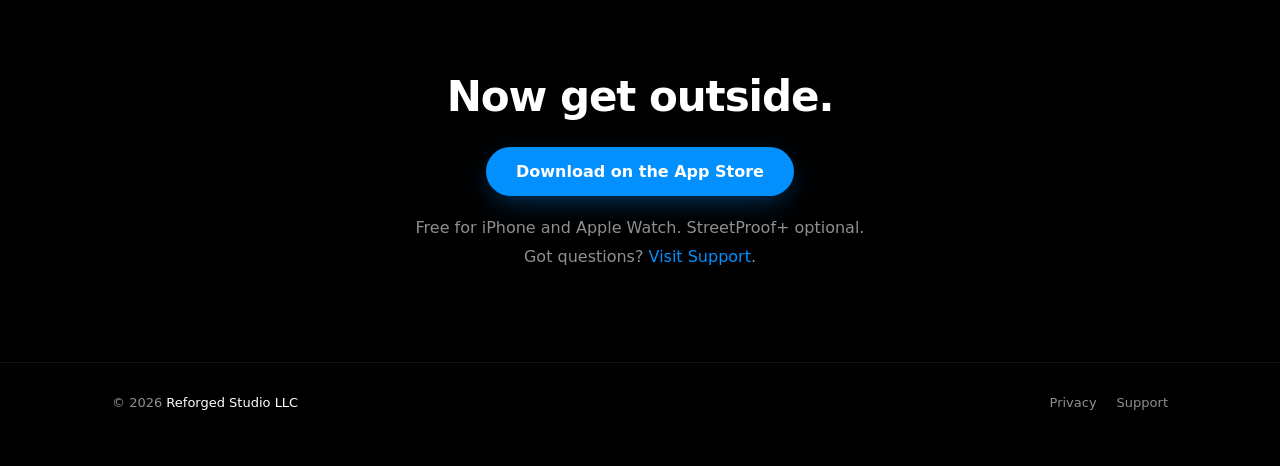
<file: streetproof/index.html>
<!doctype html>
<html lang="en">
<head>
<meta charset="utf-8" />
<meta name="viewport" content="width=device-width, initial-scale=1" />
<link rel="icon" type="image/png" href="/streetproof/favicon.png" />
<title>StreetProof: Map-First Running App</title>
<meta name="description" content="StreetProof is a map-first running app for iPhone and Apple Watch. Every run fills in your map — see where you've run, and cover new ground." />
<style>
  :root{
    --sp-black:#000;--sp-surface:#1C1C1E;--sp-surface-2:#2C2C2E;--sp-hairline:rgba(255,255,255,0.08);
    --sp-text:#FFF;--sp-text-secondary:#8E8E93;--sp-text-tertiary:#636366;
    --sp-blue:#0290FE;--sp-blue-pressed:#0277D4;--sp-route-cyan:#8AD5F4;--sp-route-green:#4EE34C;
    --sp-pin-completed:#3E9BFF;--sp-pin-uncompleted:#FF453A;
    --sp-plus-top:#071a3a;--sp-plus-bottom:#030814;
    --sp-radius-lg:16px;--sp-radius-xl:28px;--sp-radius-full:9999px;
    --sp-font:"SF Pro Display","SF Pro",-apple-system,BlinkMacSystemFont,"Inter Tight","Segoe UI",system-ui,sans-serif;
  }
  *{box-sizing:border-box;margin:0;padding:0;}
  html,body{background:var(--sp-black);color:var(--sp-text);font-family:var(--sp-font);font-variant-numeric:tabular-nums;-webkit-font-smoothing:antialiased;}
  a{color:var(--sp-blue);text-decoration:none;}
  img,video{display:block;max-width:100%;}
  .container{max-width:1120px;margin:0 auto;padding:0 32px;}
  section{padding:96px 0;border-bottom:1px solid var(--sp-hairline);}
  .accent{color:var(--sp-blue);}
  .center{text-align:center;}

  /* nav */
  .nav{display:flex;align-items:center;justify-content:space-between;padding:18px 0;border-bottom:1px solid var(--sp-hairline);}
  .nav .brand{display:flex;align-items:center;gap:12px;color:var(--sp-text);font-weight:700;font-size:17px;}
  .nav .brand img{width:40px;height:40px;border-radius:10px;}
  .nav .links{display:flex;gap:24px;align-items:center;}
  .nav .links a{color:var(--sp-text-secondary);font-size:14px;font-weight:500;}
  .nav .links a:hover{color:var(--sp-text);}
  .nav .links a.cta{background:var(--sp-blue);color:#fff;font-weight:600;padding:9px 18px;border-radius:var(--sp-radius-full);}
  .nav .links a.cta:hover{background:var(--sp-blue-pressed);}

  /* buttons */
  .btn-primary{display:inline-block;background:var(--sp-blue);color:#fff;font-size:16px;font-weight:600;padding:15px 30px;border-radius:var(--sp-radius-xl);box-shadow:0 8px 30px -8px rgba(2,144,254,.5);transition:all 150ms ease;}
  .btn-primary:hover{background:var(--sp-blue-pressed);transform:translateY(-1px);}
  .btn-ghost{display:inline-block;color:var(--sp-text);font-size:16px;font-weight:600;padding:14px 30px;border-radius:var(--sp-radius-xl);border:1.5px solid rgba(255,255,255,.25);}
  .btn-ghost:hover{border-color:rgba(255,255,255,.5);}

  /* type */
  .eyebrow{font-size:13px;font-weight:700;letter-spacing:.12em;text-transform:uppercase;color:var(--sp-blue);margin-bottom:14px;}
  h1{font-size:54px;line-height:1.04;font-weight:800;letter-spacing:-0.03em;}
  h1 span{white-space:nowrap;}
  h2{font-size:42px;line-height:1.06;font-weight:800;letter-spacing:-0.025em;}
  h3{font-size:19px;font-weight:700;margin-bottom:6px;}
  .lead{font-size:20px;line-height:1.45;color:var(--sp-text-secondary);margin-top:18px;max-width:30em;}
  .small{font-size:15px;line-height:1.5;color:var(--sp-text-secondary);}
  .under{margin-top:16px;font-size:15px;color:#d6d8de;}
  .jump{margin-top:12px;font-size:15px;color:#d6d8de;}
  .jump a{color:var(--sp-blue);text-decoration:underline;text-underline-offset:2px;}
  .jump a:hover{color:var(--sp-route-cyan);}

  /* two-column rows */
  .two{display:grid;grid-template-columns:1fr 1fr;gap:64px;align-items:center;}
  .two.flip>.vis{order:-1;}
  .vis{display:flex;justify-content:center;align-items:flex-start;position:relative;}

  /* devices */
  .phone{width:270px;border-radius:40px;border:8px solid #16181d;box-shadow:0 0 0 1px #2a2d35,0 30px 80px rgba(2,144,254,.18);overflow:hidden;background:#0e1017;}
  .phone img{width:100%;height:auto;}
  .phone.cut{border-bottom:none;border-radius:40px 40px 0 0;position:relative;box-shadow:0 0 0 1px #2a2d35;-webkit-mask-image:linear-gradient(180deg,#000 82%,transparent);mask-image:linear-gradient(180deg,#000 82%,transparent);}
  .watch{width:150px;border-radius:40px;border:7px solid #16181d;box-shadow:0 0 0 1px #2a2d35,0 20px 50px rgba(0,0,0,.6);overflow:hidden;background:#000;}
  .watch img{width:100%;height:auto;}
  .vis .watch{align-self:flex-end;margin-left:-46px;margin-bottom:60px;z-index:2;}
  .watch.big{width:228px;border-radius:64px;border-width:10px;margin:0;align-self:center;}
  .phonecol{display:flex;flex-direction:column;align-items:center;}
  .legend{display:flex;gap:8px;justify-content:center;margin-top:14px;}
  .legend span{font-size:11px;font-weight:600;padding:4px 9px;border-radius:14px;border:1px solid rgba(255,255,255,.14);color:#b9c6df;}
  .legend i{font-style:normal;}

  /* statement */
  .statement{font-size:34px;line-height:1.28;font-weight:700;letter-spacing:-0.015em;max-width:22em;margin:0 auto;text-align:center;}

  /* history cards + numbers */
  .g3{display:grid;grid-template-columns:repeat(3,1fr);gap:24px;margin-top:44px;}
  .card{background:var(--sp-surface);border-radius:20px;overflow:hidden;border:1px solid var(--sp-hairline);}
  .card .img{aspect-ratio:334/420;overflow:hidden;}
  .card .img img{width:100%;height:100%;object-fit:cover;object-position:top;}
  .card .tx{padding:18px 20px 22px;}
  .band{margin-top:24px;}
  .band .tx{padding-bottom:6px;}
  .m3{display:grid;grid-template-columns:repeat(3,1fr);gap:24px;padding:14px 20px 22px;align-items:start;}
  .m3>div{background:#0e1017;border-radius:16px;padding:10px;}
  .m3 img{width:100%;height:auto;margin-bottom:8px;}
  .m3 img:last-child{margin-bottom:0;}

  /* export tiles */
  .tiles{display:flex;gap:20px;justify-content:center;align-items:flex-end;}
  .tile{box-sizing:content-box;border-radius:16px;overflow:hidden;border:1px solid var(--sp-hairline);background:#0b0d12;aspect-ratio:9/16;}
  .tile img,.tile video{width:100%;height:100%;object-fit:cover;}
  .tiles.pair .tile{width:218px;}
  .tiles.trio{margin-top:44px;}
  .tiles.trio .tile{width:300px;}
  .tiles.quad{margin-top:44px;}
  .tiles.quad .tile{width:242px;}

  /* StreetProof+ act */
  .plus{background:linear-gradient(180deg,var(--sp-plus-top),var(--sp-plus-bottom));}
  .plus section{border-color:rgba(255,255,255,.07);}
  .plusbreak{text-align:center;padding:100px 0 10px;position:relative;}
  .plusbreak::before{content:"";position:absolute;top:0;left:0;right:0;height:1px;background:linear-gradient(90deg,transparent,rgba(2,144,254,.7),transparent);}
  .plusbreak .wordmark{font-size:88px;font-weight:800;letter-spacing:-0.04em;line-height:1;}
  .terms{margin-top:22px;font-size:15px;color:var(--sp-text-secondary);}

  .steps{display:grid;grid-template-columns:repeat(3,1fr);gap:18px;margin:44px auto 0;max-width:900px;}
  .step{background:rgba(255,255,255,.04);border:1px solid rgba(255,255,255,.08);border-radius:20px;overflow:hidden;}
  .step .img{aspect-ratio:1320/956;overflow:hidden;}
  .step .img img{width:100%;height:100%;object-fit:cover;object-position:top;}
  .step .img img.mid{object-position:center;}
  .step .tx{padding:16px 18px 20px;}
  .step .n{font-size:12px;font-weight:800;letter-spacing:.12em;color:var(--sp-blue);margin-bottom:4px;}

  .g4{display:grid;grid-template-columns:repeat(4,1fr);gap:18px;margin-top:36px;text-align:left;}
  .fcard{background:rgba(255,255,255,.05);border:1px solid rgba(255,255,255,.1);border-radius:20px;padding:22px;}
  .fcard .ico{width:40px;height:40px;border-radius:12px;background:rgba(2,144,254,.18);display:flex;align-items:center;justify-content:center;color:var(--sp-blue);margin-bottom:14px;}
  .fcard .ico svg{width:20px;height:20px;}

  .price-cards{display:grid;grid-template-columns:1fr 1fr;gap:28px;max-width:820px;margin:44px auto 0;text-align:left;}
  .pcard{padding:34px;border-radius:28px;background:#0a1226;border:1px solid rgba(255,255,255,.14);display:flex;flex-direction:column;}
  .pcard.primary{background:linear-gradient(180deg,#0b3a86,#0a1f4d);border:2px solid var(--sp-blue);box-shadow:0 20px 70px rgba(2,144,254,.28);}
  .ptag{align-self:flex-start;font-size:12px;font-weight:800;letter-spacing:.08em;text-transform:uppercase;background:var(--sp-blue);color:#fff;border-radius:var(--sp-radius-full);padding:5px 12px;margin-bottom:16px;}
  .ptag.quiet{background:transparent;border:1px solid rgba(255,255,255,.3);color:#cfd5df;}
  .pcard .plan{font-size:22px;font-weight:700;}
  .pcard .price{font-size:54px;font-weight:800;letter-spacing:-0.02em;margin:8px 0;}
  .pcard .per{font-size:16px;font-weight:500;color:var(--sp-text-secondary);}
  .pcard p{flex:1;}
  .pcard a{display:block;text-align:center;margin-top:22px;}

  /* final + footer */
  .final{text-align:center;border-bottom:none;}
  .final .sub{font-size:16px;color:var(--sp-text-secondary);margin-top:22px;}
  .final .sub+.sub{margin-top:10px;}
  .ft{border-top:1px solid var(--sp-hairline);padding:32px 0 56px;}
  .ft .container{display:flex;justify-content:space-between;align-items:center;flex-wrap:wrap;gap:14px;}
  .ft .attr{font-size:13px;color:var(--sp-text-secondary);}
  .ft .attr a{color:var(--sp-text);font-weight:500;}
  .ft .lk{display:flex;gap:20px;}
  .ft .lk a{font-size:13px;color:var(--sp-text-secondary);}

  @media(max-width:860px){
    .container{padding:0 20px;}
    section{padding:64px 0;}
    .nav .links a:not(.cta){display:none;}
    h1{font-size:34px;} h2{font-size:30px;} .lead{font-size:18px;}
    .two{grid-template-columns:1fr;gap:40px;}
    .two.flip>.vis{order:0;}
    .statement{font-size:24px;}
    .g3,.m3,.steps,.g4,.price-cards{grid-template-columns:1fr;gap:16px;}
    .g4{grid-template-columns:1fr 1fr;}
    .phone{width:230px;}
    .tiles{flex-wrap:wrap;}
    .tiles.trio .tile,.tiles.quad .tile{width:calc(50% - 12px);}
    .tiles.pair .tile{width:calc(50% - 12px);}
    .plusbreak .wordmark{font-size:52px;}
    .pcard .price{font-size:44px;}
  }
</style>
</head>
<body>
  <div class="container">
    <nav class="nav">
      <a class="brand" href="/streetproof"><img src="/streetproof/streetproof-icon-dark.png" alt=""/>StreetProof</a>
      <div class="links"><a href="/streetproof/privacy">Privacy</a><a href="/streetproof/support">Support</a><a href="https://apps.apple.com/us/app/streetproof/id6764345712" class="cta">Download</a></div>
    </nav>

    <!-- Hero -->
    <section>
      <div class="two">
        <div>
          <h1><span>See where you've run.</span><br><span class="accent">Cover new ground.</span></h1>
          <p class="lead">A map-first running app for iPhone and Apple Watch. Every run fills in your map — the streets you've covered show, and the ones you haven't keep pulling you somewhere new.</p>
          <div style="margin-top:28px"><a href="https://apps.apple.com/us/app/streetproof/id6764345712" class="btn-primary">Download on the App Store</a></div>
          <p class="under">Free for iPhone and Apple Watch. No ads, no account.</p>
          <p class="jump">See what StreetProof+ offers <a href="#plus">here</a>.</p>
        </div>
        <div class="vis">
          <div class="phone"><img src="/streetproof/shot-map-35-254.jpg" srcset="/streetproof/shot-map-35-214.jpg 214w, /streetproof/shot-map-35-254.jpg 254w, /streetproof/shot-map-35-428.jpg 428w, /streetproof/shot-map-35-508.jpg 508w, /streetproof/shot-map-35-642.jpg 642w" sizes="(max-width:860px) 214px, 254px" width="642" height="1395" alt="StreetProof home map: every past run drawn over Manhattan, with the Run, History, Progress and Menu tabs"/></div>
          <div class="watch"><img src="/streetproof/watch-park-272.jpg" srcset="/streetproof/watch-park-136.jpg 136w, /streetproof/watch-park-272.jpg 272w, /streetproof/watch-park-408.jpg 408w" sizes="136px" width="408" height="486" alt="StreetProof on Apple Watch, mid-run"/></div>
        </div>
      </div>
    </section>

    <!-- Who it's for -->
    <section>
      <p class="statement">Most running apps are about how fast you went. <span class="accent">StreetProof is about where you've been, and where you haven't.</span> It's for explorers looking for new territory, completionists out to cover every block, and anyone tired of the same loop.</p>
    </section>

    <!-- Watch -->
    <section>
      <div class="two flip">
        <div>
          <div class="eyebrow">On your wrist</div>
          <h2>Leave your phone<br><span class="accent">at home.</span></h2>
          <p class="lead">Most fitness apps treat the Apple Watch as a stripped-down, metrics-only companion to the phone. StreetProof gives you the full map-first experience on your wrist with a cellular Watch — your past routes, your current run, and nothing else to carry.</p>
        </div>
        <div class="vis"><div class="watch big"><img src="/streetproof/watch-bridge-416.jpg" srcset="/streetproof/watch-bridge-208.jpg 208w, /streetproof/watch-bridge-416.jpg 416w" sizes="208px" width="416" height="496" alt="A run in progress on the Apple Watch map"/></div></div>
      </div>
    </section>

    <!-- History -->
    <section>
      <div class="center"><div class="eyebrow">Your history</div><h2>All your runs. <span class="accent">View them your way.</span></h2></div>
      <div class="g3">
        <div class="card"><div class="img"><img src="/streetproof/shot-map-filtered-35-668.jpg" srcset="/streetproof/shot-map-filtered-35-334.jpg 334w, /streetproof/shot-map-filtered-35-668.jpg 668w, /streetproof/shot-map-filtered-35-1002.jpg 1002w" sizes="(max-width:860px) calc(100vw - 42px), 334px" width="1002" height="1260" alt="The route map, filtered to this year"/></div><div class="tx"><h3>Route map</h3><p class="small">Every run in Apple Health, drawn the day you install. See it all, or filter by date.</p></div></div>
        <div class="card"><div class="img"><img src="/streetproof/shot-history-35-668.jpg" srcset="/streetproof/shot-history-35-334.jpg 334w, /streetproof/shot-history-35-668.jpg 668w, /streetproof/shot-history-35-1002.jpg 1002w" sizes="(max-width:860px) calc(100vw - 42px), 334px" width="1002" height="1260" alt="The History tab: runs grouped by month, each with its route thumbnail"/></div><div class="tx"><h3>History</h3><p class="small">Every run with its route thumbnail, filterable by date, distance, place and activity.</p></div></div>
        <div class="card"><div class="img"><img src="/streetproof/shot-calendar-35-668.jpg" srcset="/streetproof/shot-calendar-35-334.jpg 334w, /streetproof/shot-calendar-35-668.jpg 668w, /streetproof/shot-calendar-35-1002.jpg 1002w" sizes="(max-width:860px) calc(100vw - 42px), 334px" width="1002" height="1260" alt="The training calendar"/></div><div class="tx"><h3>Training calendar</h3><p class="small">Each day's dot scales with its training load, so your biggest days and weeks stand out at a glance.</p></div></div>
      </div>
      <div class="card band">
        <div class="tx"><h3>Your numbers are all here</h3><p class="small">Everything your devices capture: splits, heart rate zones, elevation and running form. Plus StreetProof's own scores for effort, training load and adjusted pace.</p></div>
        <div class="m3">
          <div><img src="/streetproof/m-effort-35-546.jpg" srcset="/streetproof/m-effort-35-302.jpg 302w, /streetproof/m-effort-35-546.jpg 546w, /streetproof/m-effort-35-604.jpg 604w, /streetproof/m-effort-35-819.jpg 819w" sizes="(max-width:860px) calc(100vw - 102px), 302px" width="819" height="154" alt="Effort score"/><img src="/streetproof/m-pace-35-546.jpg" srcset="/streetproof/m-pace-35-302.jpg 302w, /streetproof/m-pace-35-546.jpg 546w, /streetproof/m-pace-35-604.jpg 604w, /streetproof/m-pace-35-819.jpg 819w" sizes="(max-width:860px) calc(100vw - 102px), 302px" width="819" height="214" alt="Adjusted pace score"/><img src="/streetproof/m-load-35-546.jpg" srcset="/streetproof/m-load-35-302.jpg 302w, /streetproof/m-load-35-546.jpg 546w, /streetproof/m-load-35-604.jpg 604w, /streetproof/m-load-35-819.jpg 819w" sizes="(max-width:860px) calc(100vw - 102px), 302px" width="819" height="290" alt="Training load chart"/></div>
          <div><img src="/streetproof/m-splits-35-546.jpg" srcset="/streetproof/m-splits-35-302.jpg 302w, /streetproof/m-splits-35-546.jpg 546w, /streetproof/m-splits-35-604.jpg 604w, /streetproof/m-splits-35-819.jpg 819w" sizes="(max-width:860px) calc(100vw - 102px), 302px" width="819" height="749" alt="Splits with pace bars"/></div>
          <div><img src="/streetproof/m-zones-35-546.jpg" srcset="/streetproof/m-zones-35-302.jpg 302w, /streetproof/m-zones-35-546.jpg 546w, /streetproof/m-zones-35-604.jpg 604w, /streetproof/m-zones-35-819.jpg 819w" sizes="(max-width:860px) calc(100vw - 102px), 302px" width="819" height="524" alt="Heart rate zones"/></div>
        </div>
      </div>
    </section>

    <!-- Share (free) -->
    <section style="border-bottom:none">
      <div class="two">
        <div>
          <div class="eyebrow">Share your route</div>
          <h2>Proof worth <span class="accent">posting.</span></h2>
          <p class="lead">Turn any outdoor run into a clean image, or a clip of the route drawing itself, with your title and stats. Ran a race? Add its official distance and time.</p>
        </div>
        <div class="tiles pair">
          <div class="tile"><img src="/streetproof/export-home-multicolor-35-311.jpg" srcset="/streetproof/export-home-multicolor-35-218.jpg 218w, /streetproof/export-home-multicolor-35-311.jpg 311w, /streetproof/export-home-multicolor-35-436.jpg 436w, /streetproof/export-home-multicolor-35-467.jpg 467w, /streetproof/export-home-multicolor-35-654.jpg 654w" sizes="(max-width:860px) calc(50vw - 32px), 218px" width="654" height="1162" alt="Every run on one map: Manhattan exported with each route in its own color on a dark background"/></div>
          <div class="tile"><video autoplay muted loop playsinline preload="none" poster="/streetproof/route-clip-poster-34b.jpg" aria-label="A half marathon route through Brooklyn drawing itself">
            <source src="/streetproof/route-clip-hd-34b.mp4" type="video/mp4" media="(min-resolution: 1.5dppx)">
            <source src="/streetproof/route-clip-sd-34b.mp4" type="video/mp4">
          </video></div>
        </div>
      </div>
    </section>
  </div>

  <!-- ===================== StreetProof+ ===================== -->
  <div class="plus" id="plus">
    <div class="plusbreak"><div class="eyebrow">The upgrade</div><div class="wordmark">StreetProof<span class="accent">+</span></div></div>
    <div class="container">

      <section>
        <div class="two">
          <div>
            <h1>Make every<br><span class="accent">block count.</span></h1>
            <p class="lead">StreetProof+ raises the stakes. Every block in your city gets a Proof Pin: run past it and it's yours. See the blocks you've claimed, the cities you're closing in on, and the streets still waiting.</p>
            <div style="margin-top:28px"><a class="btn-primary" href="https://go.reforged.studio/streetproof/plus?plan=annual&amp;checkout=1">Start 7-day free trial</a></div>
            <p class="terms">Then $4.99 a year, or $19.99 once.</p>
          </div>
          <div class="vis">
            <div class="phonecol">
              <div class="phone"><img src="/streetproof/shot-pins-35-254.jpg" srcset="/streetproof/shot-pins-35-214.jpg 214w, /streetproof/shot-pins-35-254.jpg 254w, /streetproof/shot-pins-35-428.jpg 428w, /streetproof/shot-pins-35-508.jpg 508w, /streetproof/shot-pins-35-642.jpg 642w" sizes="(max-width:860px) 214px, 254px" width="642" height="1395" alt="Proof Pins over Midtown: completed in blue, uncompleted in red"/></div>
              <div class="legend"><span><i style="color:var(--sp-pin-completed)">●</i> completed</span><span><i style="color:var(--sp-pin-uncompleted)">●</i> uncompleted</span></div>
            </div>
            <div class="watch"><img src="/streetproof/watch-pins-272.jpg" srcset="/streetproof/watch-pins-136.jpg 136w, /streetproof/watch-pins-272.jpg 272w, /streetproof/watch-pins-408.jpg 408w" sizes="136px" width="408" height="486" alt="Uncompleted Proof Pins on the watch, mid-run"/></div>
          </div>
        </div>
      </section>

      <section>
        <div class="center"><div class="eyebrow">How it works</div><h2>Find the red. <span class="accent">Turn it blue.</span></h2></div>
        <div class="steps">
          <div class="step"><div class="img"><img class="mid" src="/streetproof/step-spot-watch-416.jpg" srcset="/streetproof/step-spot-watch-286.jpg 286w, /streetproof/step-spot-watch-416.jpg 416w" sizes="(max-width:860px) calc(100vw - 42px), 286px" width="416" height="301" alt=""/></div><div class="tx"><div class="n">STEP 1</div><h3>Spot</h3><p class="small">Mid-run, see the blocks you haven't claimed on your watch or phone, whichever you bring. Red Proof Pins mark what's left.</p></div></div>
          <div class="step"><div class="img"><img src="/streetproof/step-collect-35-572.jpg" srcset="/streetproof/step-collect-35-286.jpg 286w, /streetproof/step-collect-35-572.jpg 572w, /streetproof/step-collect-35-666.jpg 666w, /streetproof/step-collect-35-999.jpg 999w" sizes="(max-width:860px) calc(100vw - 42px), 286px" width="999" height="724" alt=""/></div><div class="tx"><div class="n">STEP 2</div><h3>Collect</h3><p class="small">Run past a pin and it's yours. Every run ends with the new ones you picked up.</p></div></div>
          <div class="step"><div class="img"><img src="/streetproof/step-complete-35-572.jpg" srcset="/streetproof/step-complete-35-286.jpg 286w, /streetproof/step-complete-35-572.jpg 572w, /streetproof/step-complete-35-666.jpg 666w, /streetproof/step-complete-35-999.jpg 999w" sizes="(max-width:860px) calc(100vw - 42px), 286px" width="999" height="724" alt=""/></div><div class="tx"><div class="n">STEP 3</div><h3>Complete</h3><p class="small">Every pin moves your city's number. Keep going until it reads 100%.</p></div></div>
        </div>
      </section>

      <section>
        <div class="two flip">
          <div>
            <div class="eyebrow">City progress</div>
            <h2>Watch your city <span class="accent">fill in.</span></h2>
            <p class="lead">See how close you are to covering every block, in every city you run in. Run somewhere new and that city adds itself, in the US and 159 countries.</p>
          </div>
          <div class="vis"><div class="phone cut"><img src="/streetproof/shot-city-35-254.jpg" srcset="/streetproof/shot-city-35-214.jpg 214w, /streetproof/shot-city-35-254.jpg 254w, /streetproof/shot-city-35-428.jpg 428w, /streetproof/shot-city-35-508.jpg 508w, /streetproof/shot-city-35-642.jpg 642w" sizes="(max-width:860px) 214px, 254px" width="642" height="1187" alt="Manhattan, 79% complete: completed Proof Pins in blue, uncompleted in red"/></div></div>
        </div>
      </section>

      <section>
        <div class="two">
          <div>
            <div class="eyebrow">Map Explorer</div>
            <h2>Every pin has<br><span class="accent">a story.</span></h2>
            <p class="lead">Map Explorer lets you see how many times you've covered each block, when, and which runs did it.</p>
          </div>
          <div class="vis"><div class="phone cut"><img src="/streetproof/map-explorer-35-254.jpg" srcset="/streetproof/map-explorer-35-214.jpg 214w, /streetproof/map-explorer-35-254.jpg 254w, /streetproof/map-explorer-35-428.jpg 428w, /streetproof/map-explorer-35-508.jpg 508w, /streetproof/map-explorer-35-642.jpg 642w" sizes="(max-width:860px) 214px, 254px" width="642" height="1187" alt="Map Explorer: a Proof Pin's runs listed, the picked run's route highlighted on the home map"/></div></div>
        </div>
      </section>

      <section>
        <div class="center"><div class="eyebrow">Animated Proof</div><h2>Bring your whole history <span class="accent">to life.</span></h2>
          <p class="lead" style="margin-left:auto;margin-right:auto">Pins flipping as a run draws. A city filling in, run by run. Your entire map, year after year. Export any of it as a video or an image, on colored maps, and print it big enough to frame.</p></div>
        <div class="tiles quad">
          <div class="tile"><img src="/streetproof/export-marathon-34-311.jpg" srcset="/streetproof/export-marathon-34-242.jpg 242w, /streetproof/export-marathon-34-311.jpg 311w, /streetproof/export-marathon-34-467.jpg 467w, /streetproof/export-marathon-34-484.jpg 484w, /streetproof/export-marathon-34-726.jpg 726w" sizes="(max-width:860px) calc(50vw - 32px), 242px" width="726" height="1291" alt="The Chicago Marathon exported on the Blueprint colored map, with its race result"/></div>
          <div class="tile"><img src="/streetproof/export-run-pins-34-311.jpg" srcset="/streetproof/export-run-pins-34-242.jpg 242w, /streetproof/export-run-pins-34-311.jpg 311w, /streetproof/export-run-pins-34-467.jpg 467w, /streetproof/export-run-pins-34-484.jpg 484w, /streetproof/export-run-pins-34-726.jpg 726w" sizes="(max-width:860px) calc(50vw - 32px), 242px" width="726" height="1291" alt="The Philadelphia Marathon exported on the Charcoal colored map, with its race result"/></div>
          <div class="tile"><video autoplay muted loop playsinline preload="none" poster="/streetproof/proof-replay-v2-poster.jpg" aria-label="A Manhattan city replay filling in run by run">
            <source src="/streetproof/proof-replay-hd.mp4" type="video/mp4" media="(min-resolution: 1.5dppx)">
            <source src="/streetproof/proof-replay-sd.mp4" type="video/mp4">
          </video></div>
          <div class="tile"><img src="/streetproof/export-city-complete-34b.jpg" alt="A completed city export: Hoboken, every Proof Pin blue"/></div>
        </div>
      </section>

      <section>
        <div class="two flip">
          <div>
            <div class="eyebrow">Location Beacon</div>
            <h2>Give someone a<br><span class="accent">front-row seat.</span></h2>
            <p class="lead">Set it up once with one person's email. Every activity you start sends them a link to a private page: your route so far, where you are now, and how recent that is. No accounts, and the link expires soon after you finish.</p>
          </div>
          <div class="vis"><div class="phone cut"><img src="/streetproof/shot-beacon-page-35-254.jpg" srcset="/streetproof/shot-beacon-page-35-214.jpg 214w, /streetproof/shot-beacon-page-35-254.jpg 254w, /streetproof/shot-beacon-page-35-428.jpg 428w, /streetproof/shot-beacon-page-35-508.jpg 508w, /streetproof/shot-beacon-page-35-642.jpg 642w" sizes="(max-width:860px) 214px, 254px" width="642" height="1187" alt="The live page a contact sees"/></div></div>
        </div>
      </section>

      <section>
        <div class="center"><div class="eyebrow">Also in StreetProof+</div><h2>And the rest of <span class="accent">the kit.</span></h2></div>
        <div class="g4">
          <div class="fcard"><div class="ico"><svg viewBox="0 0 24 24" fill="none" stroke="currentColor" stroke-width="2" stroke-linecap="round" stroke-linejoin="round"><polygon points="11 5 6 9 2 9 2 15 6 15 11 19 11 5"/><path d="M15.54 8.46a5 5 0 0 1 0 7.07M19.07 4.93a10 10 0 0 1 0 14.14"/></svg></div><h3>Audio cues</h3><p class="small">Mile and pace spoken in your ear at every split, and a cue on your wrist the moment you drift out of your target heart rate zone. Eyes up.</p></div>
          <div class="fcard"><div class="ico"><svg viewBox="0 0 24 24" fill="none" stroke="currentColor" stroke-width="2" stroke-linecap="round" stroke-linejoin="round"><path d="M3 16v-5h3l3 2h4l4 2h3a2 2 0 0 1 2 2v1H3z"/><path d="M6 11V9"/></svg></div><h3>Shoes</h3><p class="small">Tag a pair on each run and watch the mileage add up across your rotation. Retire a pair and its history stays.</p></div>
          <div class="fcard"><div class="ico"><svg viewBox="0 0 24 24" fill="none" stroke="currentColor" stroke-width="2" stroke-linecap="round" stroke-linejoin="round"><path d="M21 15v4a2 2 0 0 1-2 2H5a2 2 0 0 1-2-2v-4"/><polyline points="7 10 12 15 17 10"/><line x1="12" y1="15" x2="12" y2="3"/></svg></div><h3>GPX and CSV export</h3><p class="small">One run or hundreds. Routes as GPX, your numbers as a spreadsheet, including everything imported from Apple Health.</p></div>
          <div class="fcard"><div class="ico"><svg viewBox="0 0 24 24" fill="none" stroke="currentColor" stroke-width="2" stroke-linecap="round" stroke-linejoin="round"><circle cx="6" cy="19" r="3"/><circle cx="18" cy="5" r="3"/><path d="M12 19h4.5a3.5 3.5 0 0 0 0-7h-9a3.5 3.5 0 0 1 0-7H12"/></svg></div><h3>Custom routes</h3><p class="small">Draw a route with your pins and past runs in view, then follow it on your phone or watch.</p></div>
        </div>
      </section>

      <section id="pricing" class="center" style="border-bottom:none">
        <div class="eyebrow">Pricing</div>
        <h2>Try StreetProof+ <span class="accent">free for 7 days.</span></h2>
        <div class="price-cards">
          <div class="pcard primary">
            <span class="ptag">7-day free trial</span>
            <div class="plan">Annual</div>
            <div class="price">$4.99 <span class="per">/ year</span></div>
            <p class="small">Try everything free for 7 days. Cancel before the trial ends and pay nothing.</p>
            <a class="btn-primary" href="https://go.reforged.studio/streetproof/plus?plan=annual&amp;checkout=1">Start free trial</a><!-- universal link: app installed -> in-app paywall + payment sheet; not installed -> go. subdomain redirects to the App Store listing -->
          </div>
          <div class="pcard">
            <span class="ptag quiet">One-time</span>
            <div class="plan">Lifetime</div>
            <div class="price">$19.99 <span class="per">once</span></div>
            <p class="small">Yours forever. Every future StreetProof+ feature included.</p>
            <a class="btn-ghost" href="https://go.reforged.studio/streetproof/plus?plan=lifetime&amp;checkout=1">Own it forever</a>
          </div>
        </div>
      </section>
    </div>
  </div>

  <section class="final">
    <div class="container">
      <h2>Now get outside.</h2>
      <div style="margin-top:28px"><a href="https://apps.apple.com/us/app/streetproof/id6764345712" class="btn-primary">Download on the App Store</a></div>
      <p class="sub">Free for iPhone and Apple Watch. StreetProof+ optional.</p>
      <p class="sub">Got questions? <a href="/streetproof/support">Visit Support</a>.</p>
    </div>
  </section>

  <footer class="ft">
    <div class="container">
      <div class="attr">© 2026 <a href="https://reforged.studio">Reforged Studio LLC</a></div>
      <div class="lk"><a href="/streetproof/privacy">Privacy</a><a href="/streetproof/support">Support</a></div>
    </div>
  </footer>
</body>
</html>
</file>
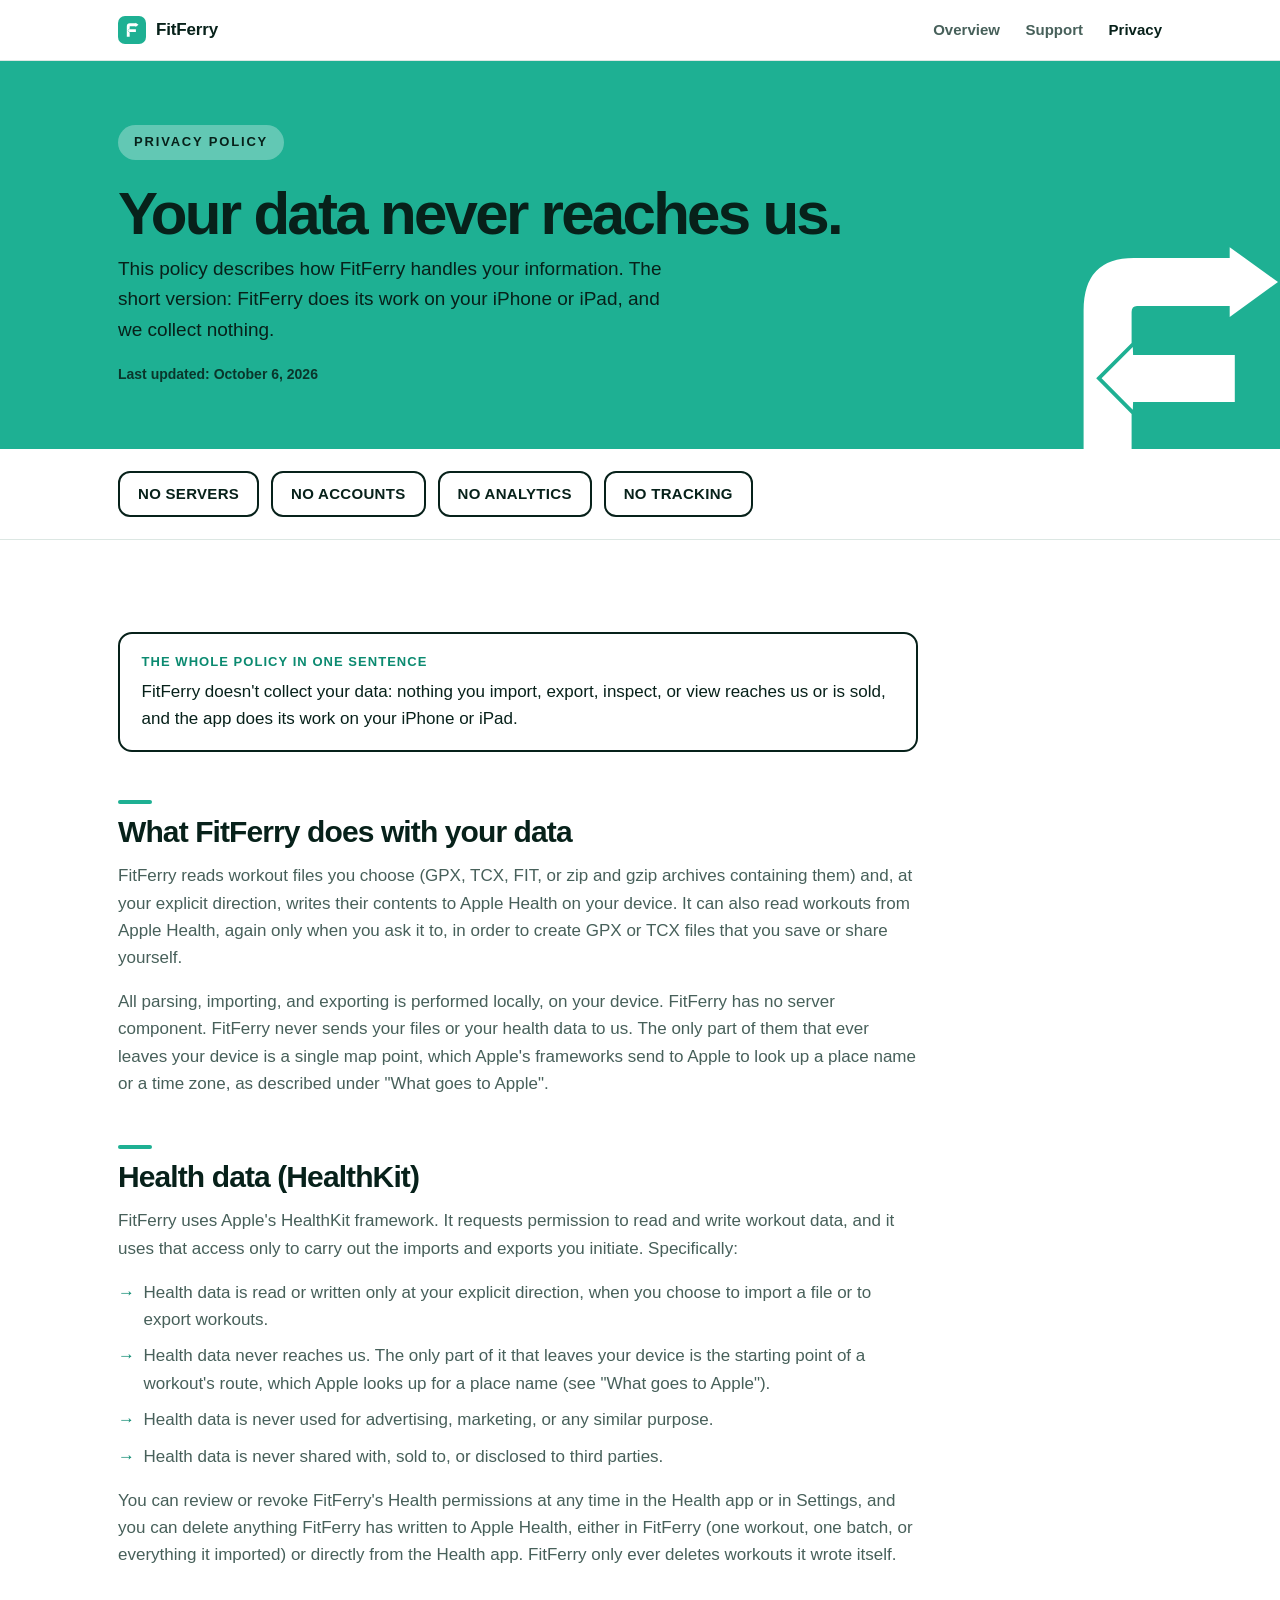
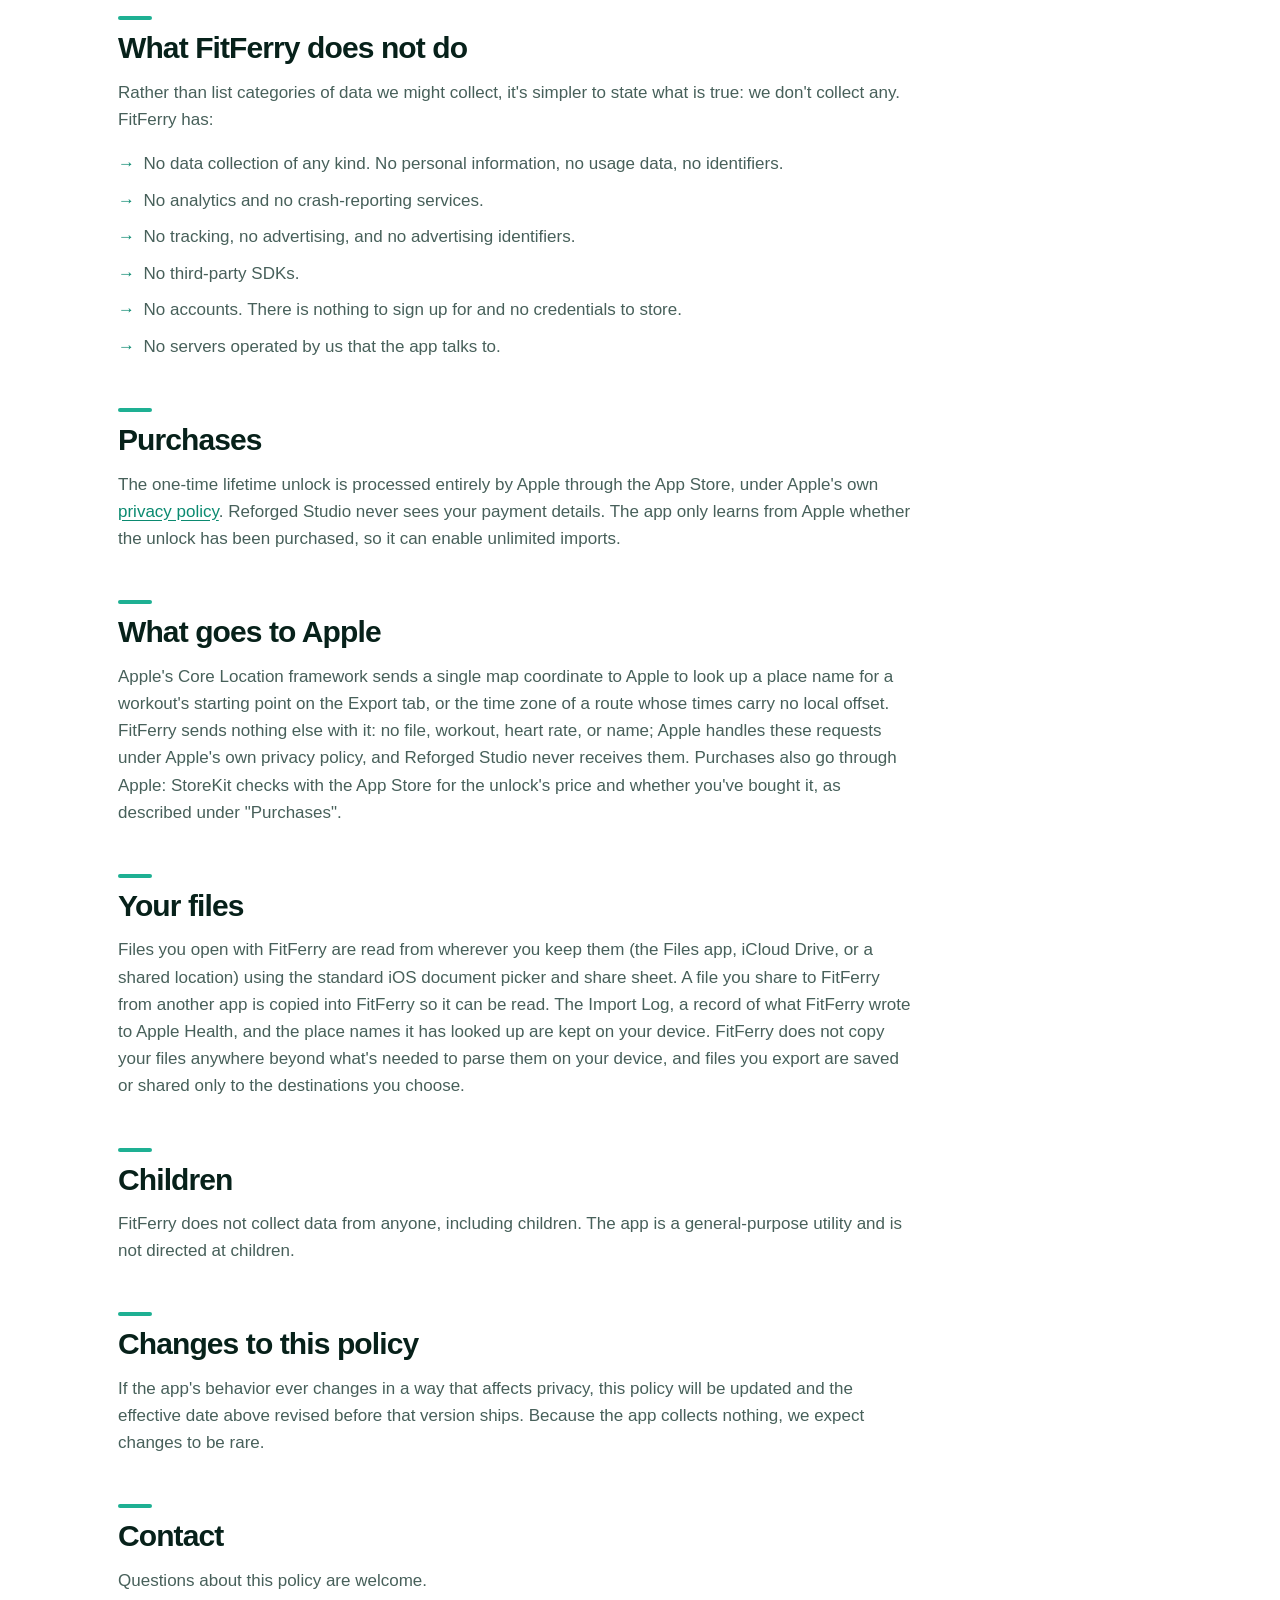
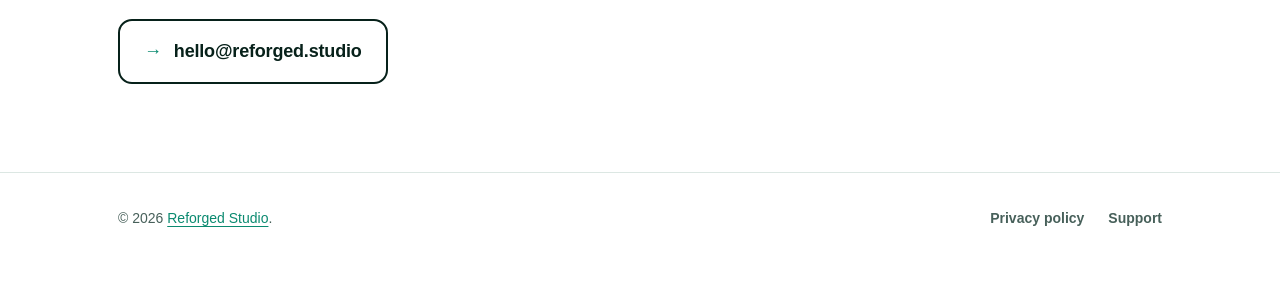
<file: fitferry/privacy.html>
<!DOCTYPE html>
<html lang="en">
<head>
  <meta charset="utf-8">
  <meta name="viewport" content="width=device-width, initial-scale=1">
  <title>Privacy Policy — FitFerry</title>
  <meta name="description" content="FitFerry's privacy policy: no accounts, no analytics, no servers, no data collection. Apple's on-device frameworks may contact Apple for map labels and time zones.">
  <meta name="theme-color" content="#1EB093">
  <link rel="icon" href="data:image/svg+xml,<svg xmlns='http://www.w3.org/2000/svg' viewBox='0 0 100 100'><rect width='100' height='100' rx='20' fill='%231EB093'/><path fill='%23fff' d='M86 21 L69.9 9.4 L69.9 13 L38 13 Q21.2 13 21.2 30.4 L21.2 87 L37.2 87 L37.2 65 L25.4 53.1 L37.2 41.3 L37.2 31 Q37.2 29 39 29 L69.9 29 L69.9 32.7 Z'/><path fill='%23fff' d='M27.2 53.1 L37.6 42.7 L37.7 45.3 L71.6 45.3 L71.6 61 L37.7 61 L37.6 63.6 Z'/></svg>">
  <link rel="stylesheet" href="styles.css">
</head>
<body>
  <a class="skip-link" href="#main">Skip to content</a>

  <header class="site-header">
    <div class="wrap">
      <a class="brand" href="./">
        <span class="mark">
          <svg width="18" height="18" viewBox="0 0 100 100" aria-hidden="true">
            <path fill="#fff" d="M86 21 L69.9 9.4 L69.9 13 L38 13 Q21.2 13 21.2 30.4 L21.2 87 L37.2 87 L37.2 65 L25.4 53.1 L37.2 41.3 L37.2 31 Q37.2 29 39 29 L69.9 29 L69.9 32.7 Z"/>
            <path fill="#fff" d="M27.2 53.1 L37.6 42.7 L37.7 45.3 L71.6 45.3 L71.6 61 L37.7 61 L37.6 63.6 Z"/>
          </svg>
        </span>
        FitFerry
      </a>
      <nav class="site-nav" aria-label="Site">
        <a href="./">Overview</a>
        <a href="support.html">Support</a>
        <a href="privacy.html" aria-current="page">Privacy</a>
      </nav>
    </div>
  </header>

  <main id="main">

    <!-- ================= Page header band ================= -->
    <section class="page-hero">
      <svg class="big-f" viewBox="0 0 100 100" aria-hidden="true">
        <path fill="#fff" d="M86 21 L69.9 9.4 L69.9 13 L38 13 Q21.2 13 21.2 30.4 L21.2 87 L37.2 87 L37.2 65 L25.4 53.1 L37.2 41.3 L37.2 31 Q37.2 29 39 29 L69.9 29 L69.9 32.7 Z"/>
        <path fill="#fff" d="M27.2 53.1 L37.6 42.7 L37.7 45.3 L71.6 45.3 L71.6 61 L37.7 61 L37.6 63.6 Z"/>
      </svg>
      <div class="wrap">
        <span class="tag">Privacy policy</span>
        <h1>Your data never reaches us.</h1>
        <p class="sub">This policy describes how FitFerry handles your information. The short version: FitFerry does its work on your iPhone or iPad, and we collect nothing.</p>
        <p class="doc-date">Last updated: October 6, 2026</p>
      </div>
    </section>

    <!-- ================= Signpost row: the policy's guarantees ================= -->
    <div class="signs">
      <div class="wrap">
        <span class="sign">NO SERVERS</span>
        <span class="sign">NO ACCOUNTS</span>
        <span class="sign">NO ANALYTICS</span>
        <span class="sign">NO TRACKING</span>
      </div>
    </div>

    <div class="doc">
      <div class="wrap">

        <div class="callout">
          <p><strong>The whole policy in one sentence</strong> FitFerry doesn't collect your data: nothing you import, export, inspect, or view reaches us or is sold, and the app does its work on your iPhone or iPad.</p>
        </div>

        <h2>What FitFerry does with your data</h2>
        <p>FitFerry reads workout files you choose (GPX, TCX, FIT, or zip and gzip archives containing them) and, at your explicit direction, writes their contents to Apple Health on your device. It can also read workouts from Apple Health, again only when you ask it to, in order to create GPX or TCX files that you save or share yourself.</p>
        <p>All parsing, importing, and exporting is performed locally, on your device. FitFerry has no server component. FitFerry never sends your files or your health data to us. The only part of them that ever leaves your device is a single map point, which Apple's frameworks send to Apple to look up a place name or a time zone, as described under "What goes to Apple".</p>

        <h2>Health data (HealthKit)</h2>
        <p>FitFerry uses Apple's HealthKit framework. It requests permission to read and write workout data, and it uses that access only to carry out the imports and exports you initiate. Specifically:</p>
        <ul>
          <li>Health data is read or written only at your explicit direction, when you choose to import a file or to export workouts.</li>
          <li>Health data never reaches us. The only part of it that leaves your device is the starting point of a workout's route, which Apple looks up for a place name (see "What goes to Apple").</li>
          <li>Health data is never used for advertising, marketing, or any similar purpose.</li>
          <li>Health data is never shared with, sold to, or disclosed to third parties.</li>
        </ul>
        <p>You can review or revoke FitFerry's Health permissions at any time in the Health app or in Settings, and you can delete anything FitFerry has written to Apple Health, either in FitFerry (one workout, one batch, or everything it imported) or directly from the Health app. FitFerry only ever deletes workouts it wrote itself.</p>

        <h2>What FitFerry does not do</h2>
        <p>Rather than list categories of data we might collect, it's simpler to state what is true: we don't collect any. FitFerry has:</p>
        <ul>
          <li>No data collection of any kind. No personal information, no usage data, no identifiers.</li>
          <li>No analytics and no crash-reporting services.</li>
          <li>No tracking, no advertising, and no advertising identifiers.</li>
          <li>No third-party SDKs.</li>
          <li>No accounts. There is nothing to sign up for and no credentials to store.</li>
          <li>No servers operated by us that the app talks to.</li>
        </ul>

        <h2>Purchases</h2>
        <p>The one-time lifetime unlock is processed entirely by Apple through the App Store, under Apple's own <a href="https://www.apple.com/legal/privacy/" rel="external">privacy policy</a>. Reforged Studio never sees your payment details. The app only learns from Apple whether the unlock has been purchased, so it can enable unlimited imports.</p>

        <h2>What goes to Apple</h2>
        <p>Apple's Core Location framework sends a single map coordinate to Apple to look up a place name for a workout's starting point on the Export tab, or the time zone of a route whose times carry no local offset. FitFerry sends nothing else with it: no file, workout, heart rate, or name; Apple handles these requests under Apple's own privacy policy, and Reforged Studio never receives them. Purchases also go through Apple: StoreKit checks with the App Store for the unlock's price and whether you've bought it, as described under "Purchases".</p>

        <h2>Your files</h2>
        <p>Files you open with FitFerry are read from wherever you keep them (the Files app, iCloud Drive, or a shared location) using the standard iOS document picker and share sheet. A file you share to FitFerry from another app is copied into FitFerry so it can be read. The Import Log, a record of what FitFerry wrote to Apple Health, and the place names it has looked up are kept on your device. FitFerry does not copy your files anywhere beyond what's needed to parse them on your device, and files you export are saved or shared only to the destinations you choose.</p>

        <h2>Children</h2>
        <p>FitFerry does not collect data from anyone, including children. The app is a general-purpose utility and is not directed at children.</p>

        <h2>Changes to this policy</h2>
        <p>If the app's behavior ever changes in a way that affects privacy, this policy will be updated and the effective date above revised before that version ships. Because the app collects nothing, we expect changes to be rare.</p>

        <h2>Contact</h2>
        <p>Questions about this policy are welcome.</p>
        <a class="contact-sign" href="mailto:hello@reforged.studio"><span class="arr" aria-hidden="true">→</span> hello@reforged.studio</a>

      </div>
    </div>

  </main>

  <footer class="site-footer">
    <div class="wrap">
      <p>© 2026 <a href="https://reforged.studio/">Reforged Studio</a>.</p>
      <nav class="footer-nav" aria-label="Footer">
        <a href="privacy.html">Privacy policy</a>
        <a href="support.html">Support</a>
      </nav>
    </div>
  </footer>
</body>
</html>
</file>
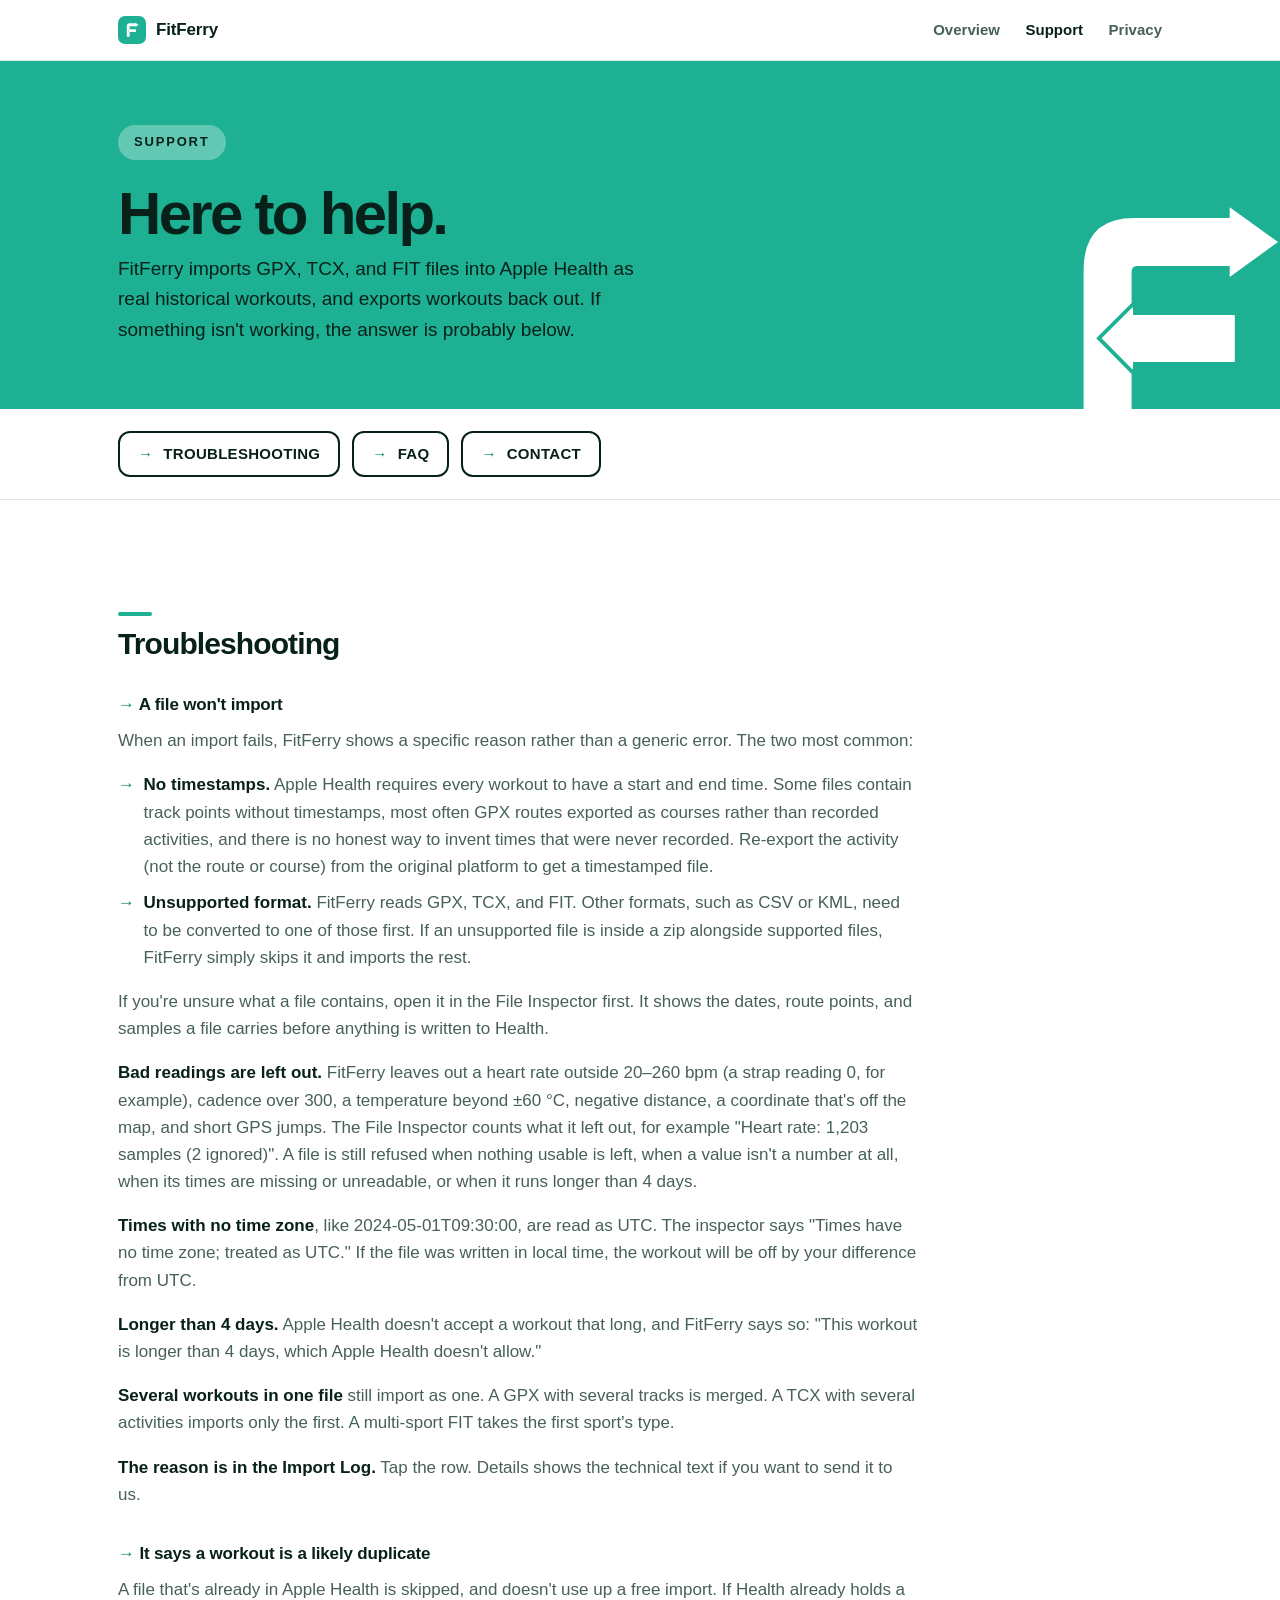
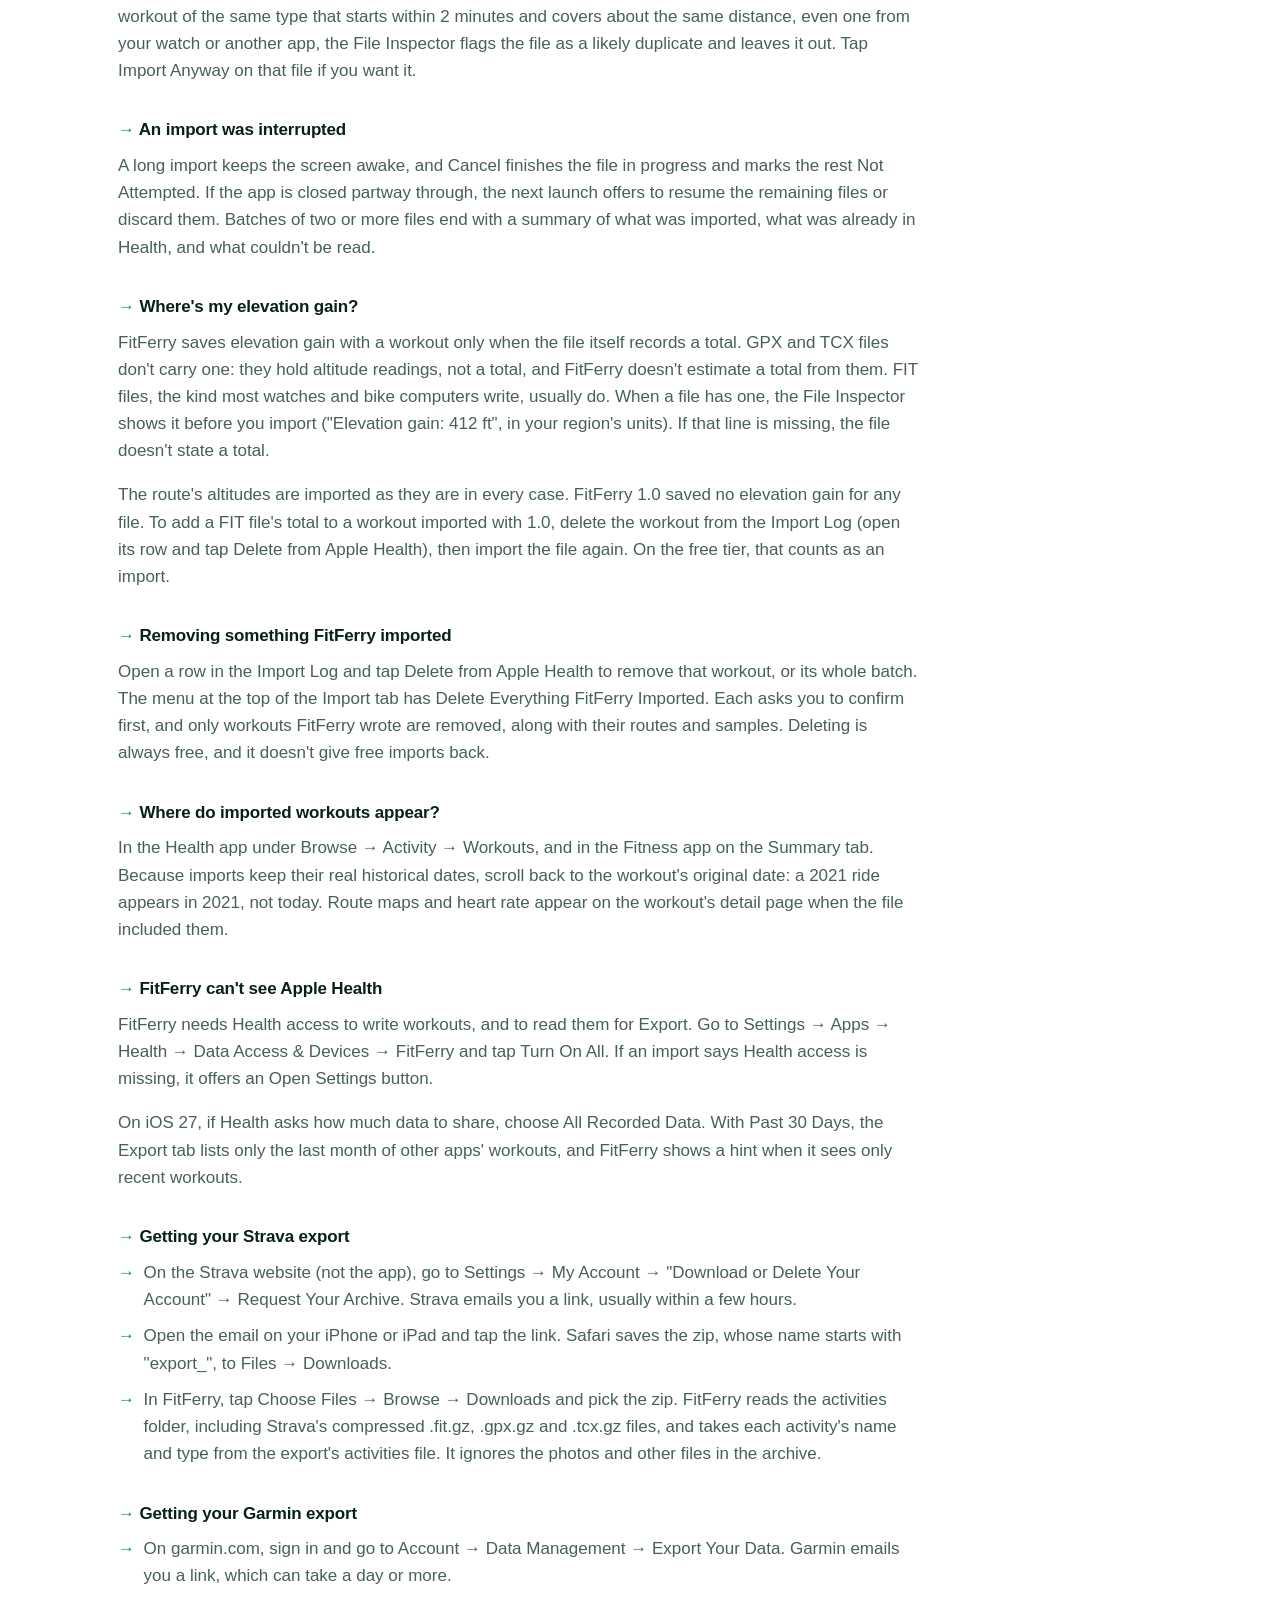
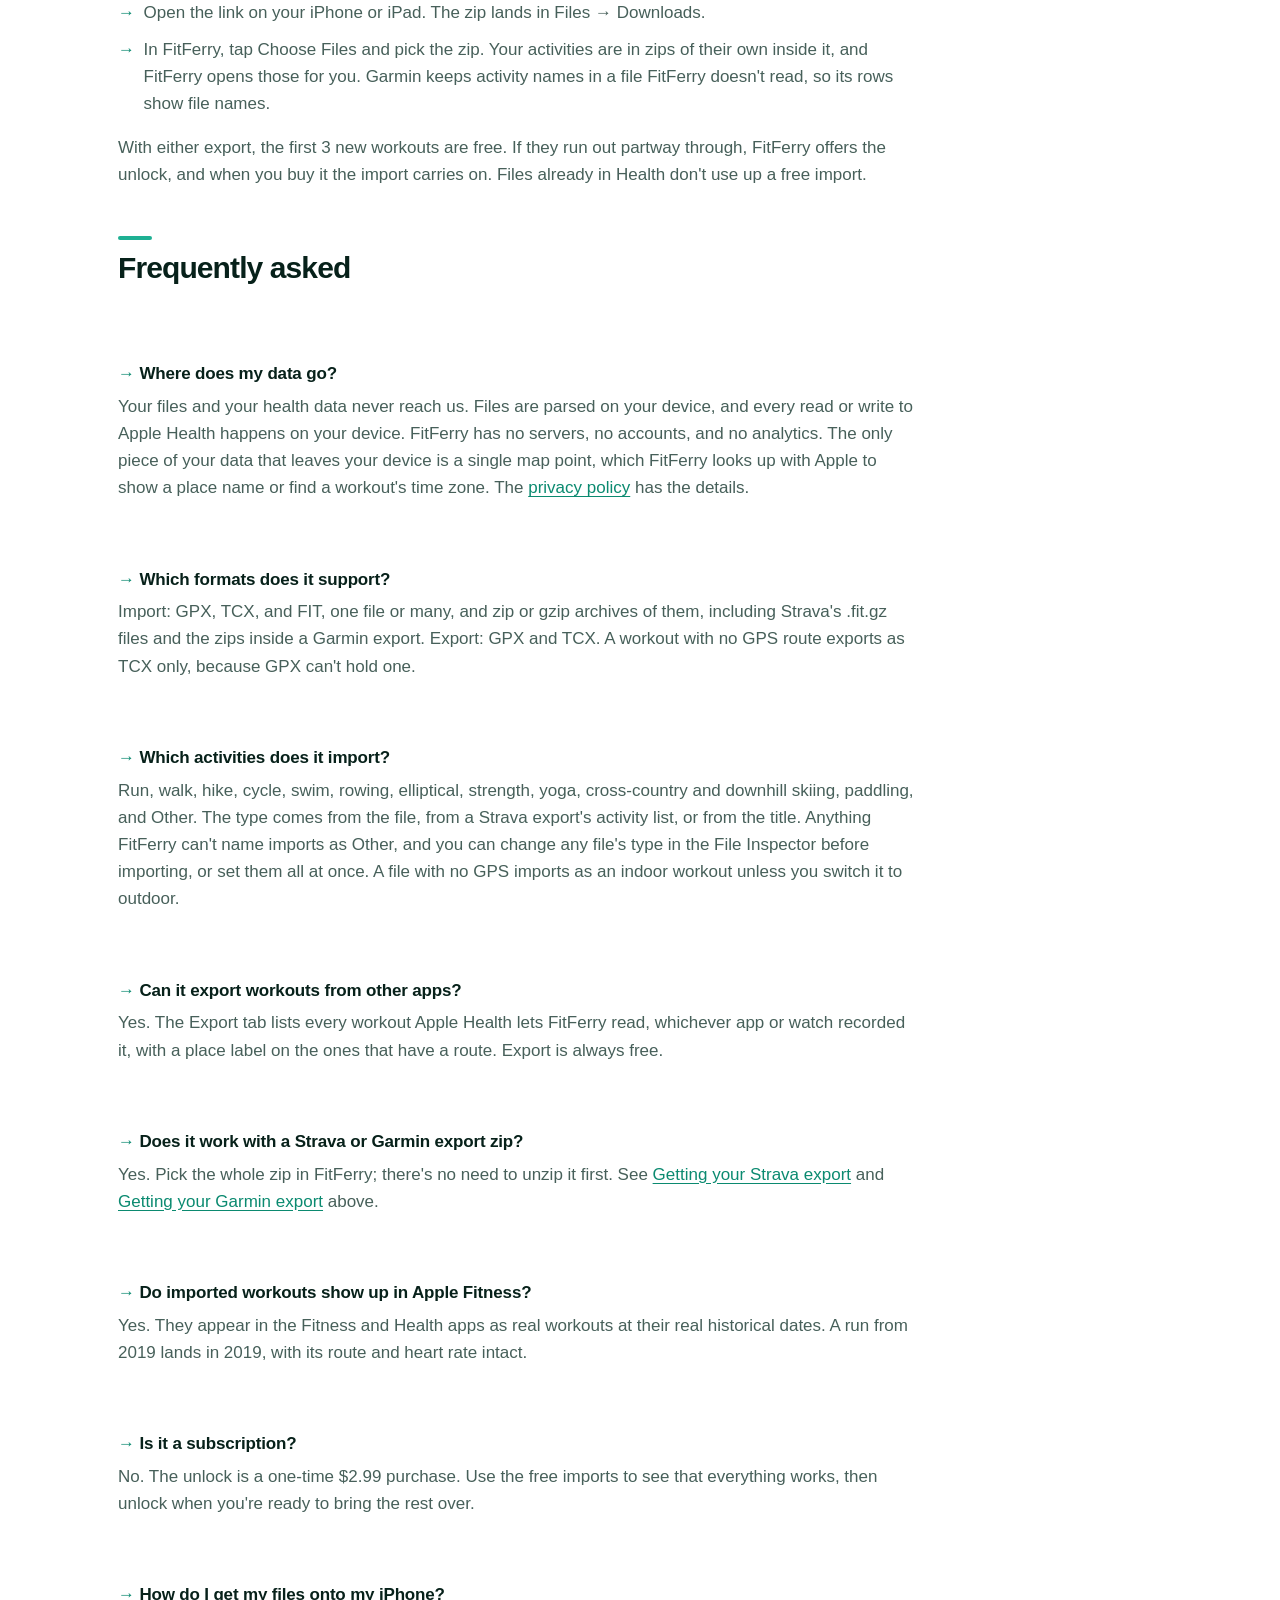
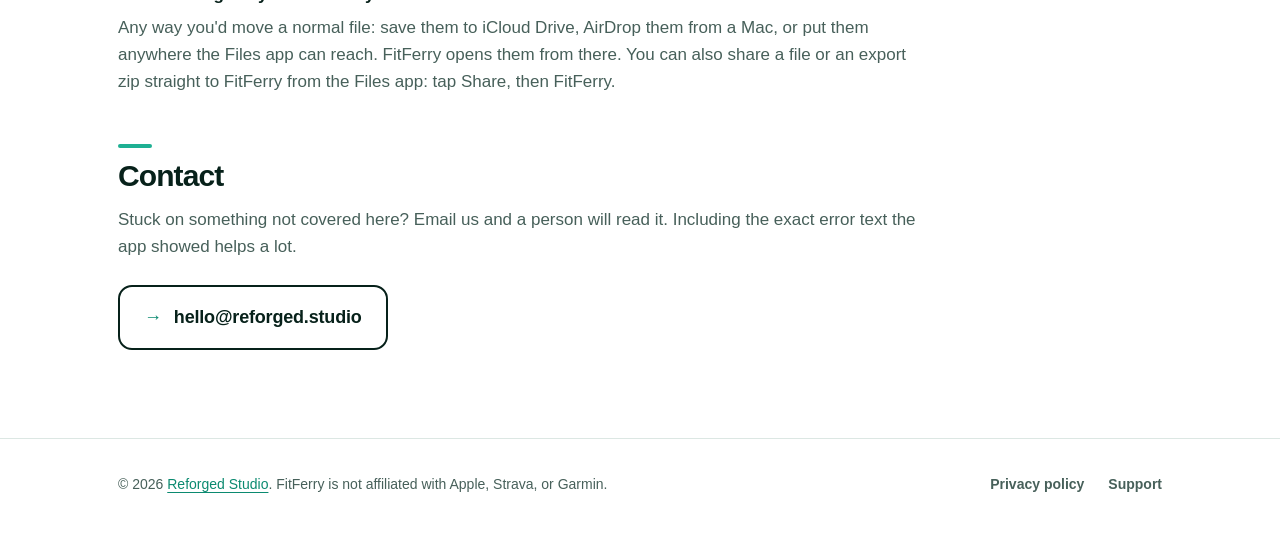
<file: fitferry/support.html>
<!DOCTYPE html>
<html lang="en">
<head>
  <meta charset="utf-8">
  <meta name="viewport" content="width=device-width, initial-scale=1">
  <title>Support — FitFerry</title>
  <meta name="description" content="Support for FitFerry: troubleshooting imports, frequently asked questions, where workouts appear in Apple Health and Fitness, and how to get in touch.">
  <meta name="theme-color" content="#1EB093">
  <link rel="icon" href="data:image/svg+xml,<svg xmlns='http://www.w3.org/2000/svg' viewBox='0 0 100 100'><rect width='100' height='100' rx='20' fill='%231EB093'/><path fill='%23fff' d='M86 21 L69.9 9.4 L69.9 13 L38 13 Q21.2 13 21.2 30.4 L21.2 87 L37.2 87 L37.2 65 L25.4 53.1 L37.2 41.3 L37.2 31 Q37.2 29 39 29 L69.9 29 L69.9 32.7 Z'/><path fill='%23fff' d='M27.2 53.1 L37.6 42.7 L37.7 45.3 L71.6 45.3 L71.6 61 L37.7 61 L37.6 63.6 Z'/></svg>">
  <link rel="stylesheet" href="styles.css">
</head>
<body>
  <a class="skip-link" href="#main">Skip to content</a>

  <header class="site-header">
    <div class="wrap">
      <a class="brand" href="./">
        <span class="mark">
          <svg width="18" height="18" viewBox="0 0 100 100" aria-hidden="true">
            <path fill="#fff" d="M86 21 L69.9 9.4 L69.9 13 L38 13 Q21.2 13 21.2 30.4 L21.2 87 L37.2 87 L37.2 65 L25.4 53.1 L37.2 41.3 L37.2 31 Q37.2 29 39 29 L69.9 29 L69.9 32.7 Z"/>
            <path fill="#fff" d="M27.2 53.1 L37.6 42.7 L37.7 45.3 L71.6 45.3 L71.6 61 L37.7 61 L37.6 63.6 Z"/>
          </svg>
        </span>
        FitFerry
      </a>
      <nav class="site-nav" aria-label="Site">
        <a href="./">Overview</a>
        <a href="support.html" aria-current="page">Support</a>
        <a href="privacy.html">Privacy</a>
      </nav>
    </div>
  </header>

  <main id="main">

    <!-- ================= Page header band ================= -->
    <section class="page-hero">
      <svg class="big-f" viewBox="0 0 100 100" aria-hidden="true">
        <path fill="#fff" d="M86 21 L69.9 9.4 L69.9 13 L38 13 Q21.2 13 21.2 30.4 L21.2 87 L37.2 87 L37.2 65 L25.4 53.1 L37.2 41.3 L37.2 31 Q37.2 29 39 29 L69.9 29 L69.9 32.7 Z"/>
        <path fill="#fff" d="M27.2 53.1 L37.6 42.7 L37.7 45.3 L71.6 45.3 L71.6 61 L37.7 61 L37.6 63.6 Z"/>
      </svg>
      <div class="wrap">
        <span class="tag">Support</span>
        <h1>Here to help.</h1>
        <p class="sub">FitFerry imports GPX, TCX, and FIT files into Apple Health as real historical workouts, and exports workouts back out. If something isn't working, the answer is probably below.</p>
      </div>
    </section>

    <!-- ================= Wayfinding: this row is real navigation ================= -->
    <div class="signs">
      <div class="wrap">
        <a class="sign" href="#troubleshooting"><span class="arr" aria-hidden="true">→</span> TROUBLESHOOTING</a>
        <a class="sign" href="#faq"><span class="arr" aria-hidden="true">→</span> FAQ</a>
        <a class="sign" href="#contact"><span class="arr" aria-hidden="true">→</span> CONTACT</a>
      </div>
    </div>

    <div class="doc">
      <div class="wrap">

        <h2 id="troubleshooting">Troubleshooting</h2>

        <h3>A file won't import</h3>
        <p>When an import fails, FitFerry shows a specific reason rather than a generic error. The two most common:</p>
        <ul>
          <li><strong>No timestamps.</strong> Apple Health requires every workout to have a start and end time. Some files contain track points without timestamps, most often GPX routes exported as courses rather than recorded activities, and there is no honest way to invent times that were never recorded. Re-export the activity (not the route or course) from the original platform to get a timestamped file.</li>
          <li><strong>Unsupported format.</strong> FitFerry reads GPX, TCX, and FIT. Other formats, such as CSV or KML, need to be converted to one of those first. If an unsupported file is inside a zip alongside supported files, FitFerry simply skips it and imports the rest.</li>
        </ul>
        <p>If you're unsure what a file contains, open it in the File Inspector first. It shows the dates, route points, and samples a file carries before anything is written to Health.</p>
        <p><strong>Bad readings are left out.</strong> FitFerry leaves out a heart rate outside 20–260 bpm (a strap reading 0, for example), cadence over 300, a temperature beyond ±60 °C, negative distance, a coordinate that's off the map, and short GPS jumps. The File Inspector counts what it left out, for example "Heart rate: 1,203 samples (2 ignored)". A file is still refused when nothing usable is left, when a value isn't a number at all, when its times are missing or unreadable, or when it runs longer than 4 days.</p>
        <p><strong>Times with no time zone</strong>, like 2024-05-01T09:30:00, are read as UTC. The inspector says "Times have no time zone; treated as UTC." If the file was written in local time, the workout will be off by your difference from UTC.</p>
        <p><strong>Longer than 4 days.</strong> Apple Health doesn't accept a workout that long, and FitFerry says so: "This workout is longer than 4 days, which Apple Health doesn't allow."</p>
        <p><strong>Several workouts in one file</strong> still import as one. A GPX with several tracks is merged. A TCX with several activities imports only the first. A multi-sport FIT takes the first sport's type.</p>
        <p><strong>The reason is in the Import Log.</strong> Tap the row. Details shows the technical text if you want to send it to us.</p>

        <h3>It says a workout is a likely duplicate</h3>
        <p>A file that's already in Apple Health is skipped, and doesn't use up a free import. If Health already holds a workout of the same type that starts within 2 minutes and covers about the same distance, even one from your watch or another app, the File Inspector flags the file as a likely duplicate and leaves it out. Tap Import Anyway on that file if you want it.</p>

        <h3>An import was interrupted</h3>
        <p>A long import keeps the screen awake, and Cancel finishes the file in progress and marks the rest Not Attempted. If the app is closed partway through, the next launch offers to resume the remaining files or discard them. Batches of two or more files end with a summary of what was imported, what was already in Health, and what couldn't be read.</p>

        <h3>Where's my elevation gain?</h3>
        <p>FitFerry saves elevation gain with a workout only when the file itself records a total. GPX and TCX files don't carry one: they hold altitude readings, not a total, and FitFerry doesn't estimate a total from them. FIT files, the kind most watches and bike computers write, usually do. When a file has one, the File Inspector shows it before you import ("Elevation gain: 412 ft", in your region's units). If that line is missing, the file doesn't state a total.</p>
        <p>The route's altitudes are imported as they are in every case. FitFerry 1.0 saved no elevation gain for any file. To add a FIT file's total to a workout imported with 1.0, delete the workout from the Import Log (open its row and tap Delete from Apple Health), then import the file again. On the free tier, that counts as an import.</p>

        <h3>Removing something FitFerry imported</h3>
        <p>Open a row in the Import Log and tap Delete from Apple Health to remove that workout, or its whole batch. The menu at the top of the Import tab has Delete Everything FitFerry Imported. Each asks you to confirm first, and only workouts FitFerry wrote are removed, along with their routes and samples. Deleting is always free, and it doesn't give free imports back.</p>

        <h3>Where do imported workouts appear?</h3>
        <p>In the Health app under Browse → Activity → Workouts, and in the Fitness app on the Summary tab. Because imports keep their real historical dates, scroll back to the workout's original date: a 2021 ride appears in 2021, not today. Route maps and heart rate appear on the workout's detail page when the file included them.</p>

        <h3>FitFerry can't see Apple Health</h3>
        <p>FitFerry needs Health access to write workouts, and to read them for Export. Go to Settings → Apps → Health → Data Access &amp; Devices → FitFerry and tap Turn On All. If an import says Health access is missing, it offers an Open Settings button.</p>
        <p>On iOS 27, if Health asks how much data to share, choose All Recorded Data. With Past 30 Days, the Export tab lists only the last month of other apps' workouts, and FitFerry shows a hint when it sees only recent workouts.</p>

        <h3 id="strava">Getting your Strava export</h3>
        <ul>
          <li>On the Strava website (not the app), go to Settings → My Account → "Download or Delete Your Account" → Request Your Archive. Strava emails you a link, usually within a few hours.</li>
          <li>Open the email on your iPhone or iPad and tap the link. Safari saves the zip, whose name starts with "export_", to Files → Downloads.</li>
          <li>In FitFerry, tap Choose Files → Browse → Downloads and pick the zip. FitFerry reads the activities folder, including Strava's compressed .fit.gz, .gpx.gz and .tcx.gz files, and takes each activity's name and type from the export's activities file. It ignores the photos and other files in the archive.</li>
        </ul>

        <h3 id="garmin">Getting your Garmin export</h3>
        <ul>
          <li>On garmin.com, sign in and go to Account → Data Management → Export Your Data. Garmin emails you a link, which can take a day or more.</li>
          <li>Open the link on your iPhone or iPad. The zip lands in Files → Downloads.</li>
          <li>In FitFerry, tap Choose Files and pick the zip. Your activities are in zips of their own inside it, and FitFerry opens those for you. Garmin keeps activity names in a file FitFerry doesn't read, so its rows show file names.</li>
        </ul>
        <p>With either export, the first 3 new workouts are free. If they run out partway through, FitFerry offers the unlock, and when you buy it the import carries on. Files already in Health don't use up a free import.</p>

        <h2 id="faq">Frequently asked</h2>

        <div class="faq">
          <div>
            <h3>Where does my data go?</h3>
            <p>Your files and your health data never reach us. Files are parsed on your device, and every read or write to Apple Health happens on your device. FitFerry has no servers, no accounts, and no analytics. The only piece of your data that leaves your device is a single map point, which FitFerry looks up with Apple to show a place name or find a workout's time zone. The <a href="privacy.html">privacy policy</a> has the details.</p>
          </div>
          <div>
            <h3>Which formats does it support?</h3>
            <p>Import: GPX, TCX, and FIT, one file or many, and zip or gzip archives of them, including Strava's .fit.gz files and the zips inside a Garmin export. Export: GPX and TCX. A workout with no GPS route exports as TCX only, because GPX can't hold one.</p>
          </div>
          <div>
            <h3>Which activities does it import?</h3>
            <p>Run, walk, hike, cycle, swim, rowing, elliptical, strength, yoga, cross-country and downhill skiing, paddling, and Other. The type comes from the file, from a Strava export's activity list, or from the title. Anything FitFerry can't name imports as Other, and you can change any file's type in the File Inspector before importing, or set them all at once. A file with no GPS imports as an indoor workout unless you switch it to outdoor.</p>
          </div>
          <div>
            <h3>Can it export workouts from other apps?</h3>
            <p>Yes. The Export tab lists every workout Apple Health lets FitFerry read, whichever app or watch recorded it, with a place label on the ones that have a route. Export is always free.</p>
          </div>
          <div>
            <h3>Does it work with a Strava or Garmin export zip?</h3>
            <p>Yes. Pick the whole zip in FitFerry; there's no need to unzip it first. See <a href="#strava">Getting your Strava export</a> and <a href="#garmin">Getting your Garmin export</a> above.</p>
          </div>
          <div>
            <h3>Do imported workouts show up in Apple Fitness?</h3>
            <p>Yes. They appear in the Fitness and Health apps as real workouts at their real historical dates. A run from 2019 lands in 2019, with its route and heart rate intact.</p>
          </div>
          <div>
            <h3>Is it a subscription?</h3>
            <p>No. The unlock is a one-time $2.99 purchase. Use the free imports to see that everything works, then unlock when you're ready to bring the rest over.</p>
          </div>
          <div>
            <h3>How do I get my files onto my iPhone?</h3>
            <p>Any way you'd move a normal file: save them to iCloud Drive, AirDrop them from a Mac, or put them anywhere the Files app can reach. FitFerry opens them from there. You can also share a file or an export zip straight to FitFerry from the Files app: tap Share, then FitFerry.</p>
          </div>
        </div>

        <h2 id="contact">Contact</h2>
        <p>Stuck on something not covered here? Email us and a person will read it. Including the exact error text the app showed helps a lot.</p>
        <a class="contact-sign" href="mailto:hello@reforged.studio"><span class="arr" aria-hidden="true">→</span> hello@reforged.studio</a>

      </div>
    </div>

  </main>

  <footer class="site-footer">
    <div class="wrap">
      <p>© 2026 <a href="https://reforged.studio/">Reforged Studio</a>. FitFerry is not affiliated with Apple, Strava, or Garmin.</p>
      <nav class="footer-nav" aria-label="Footer">
        <a href="privacy.html">Privacy policy</a>
        <a href="support.html">Support</a>
      </nav>
    </div>
  </footer>
</body>
</html>
</file>
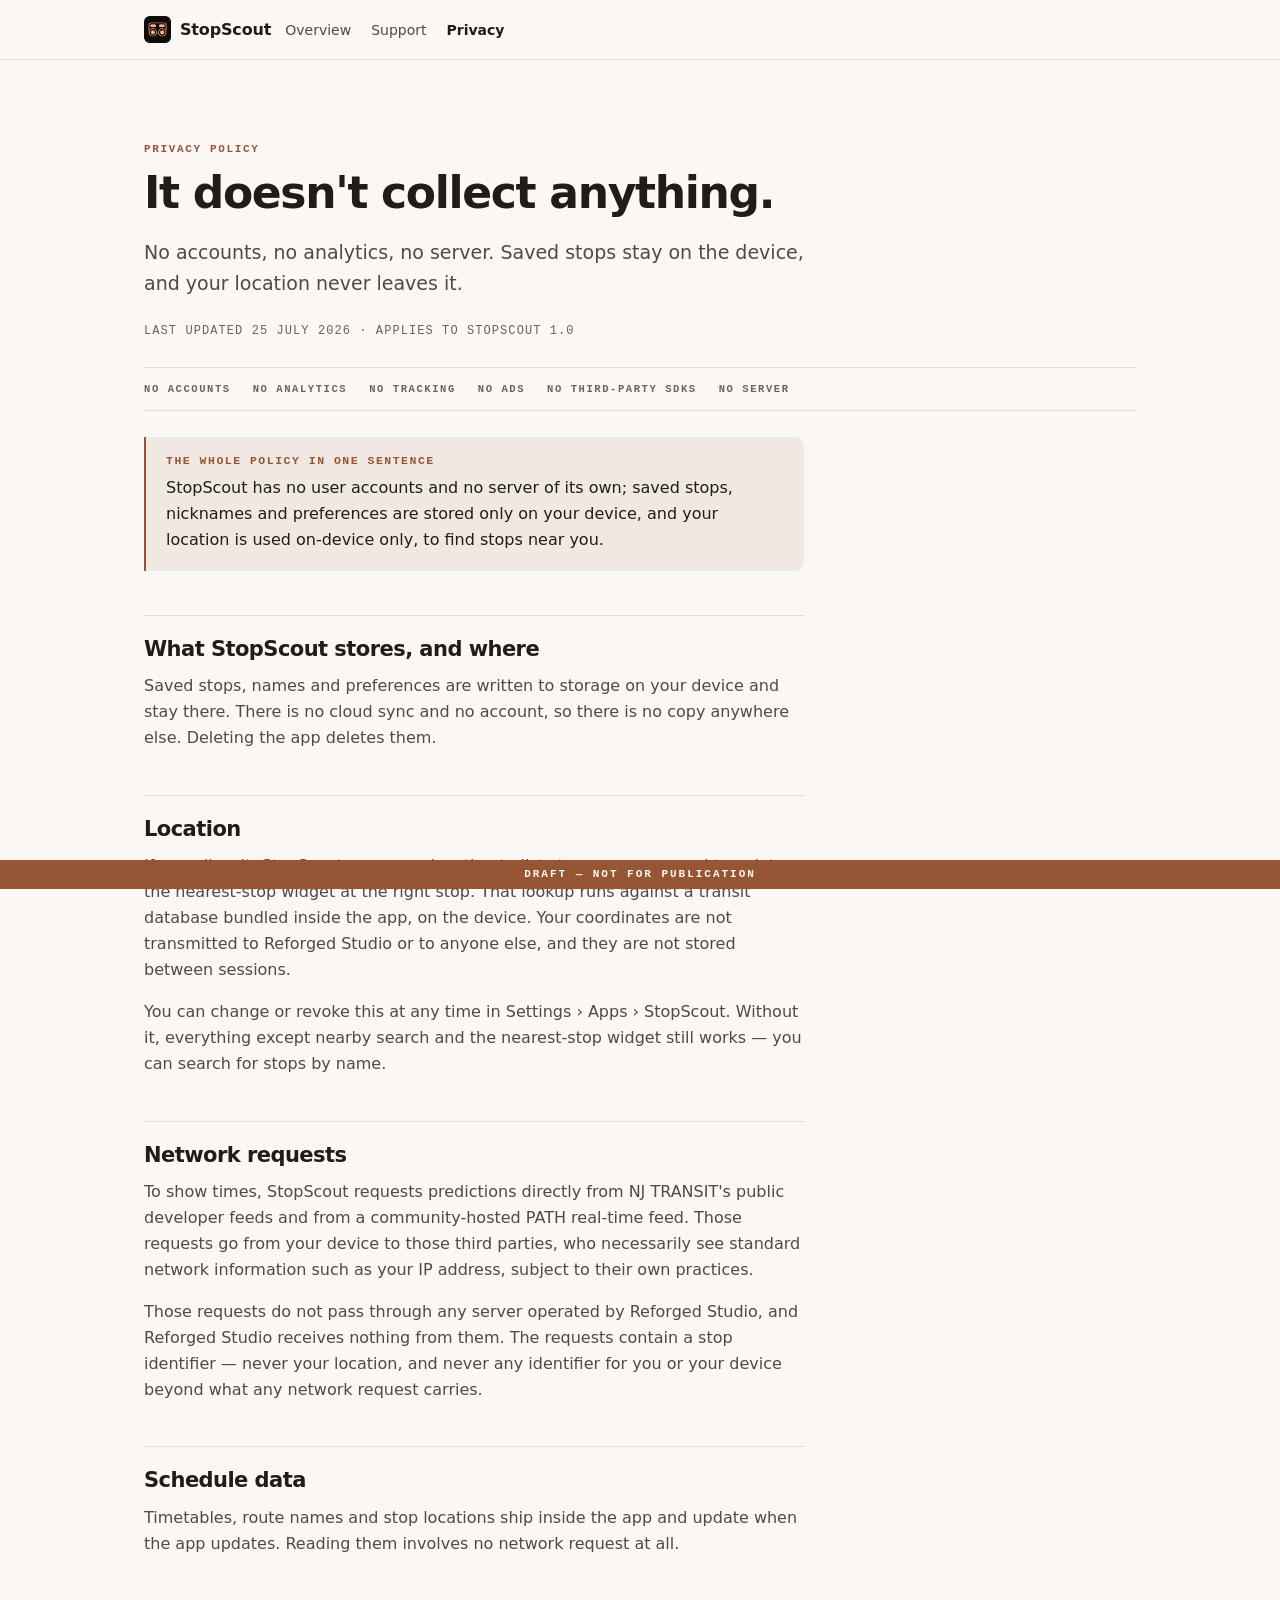
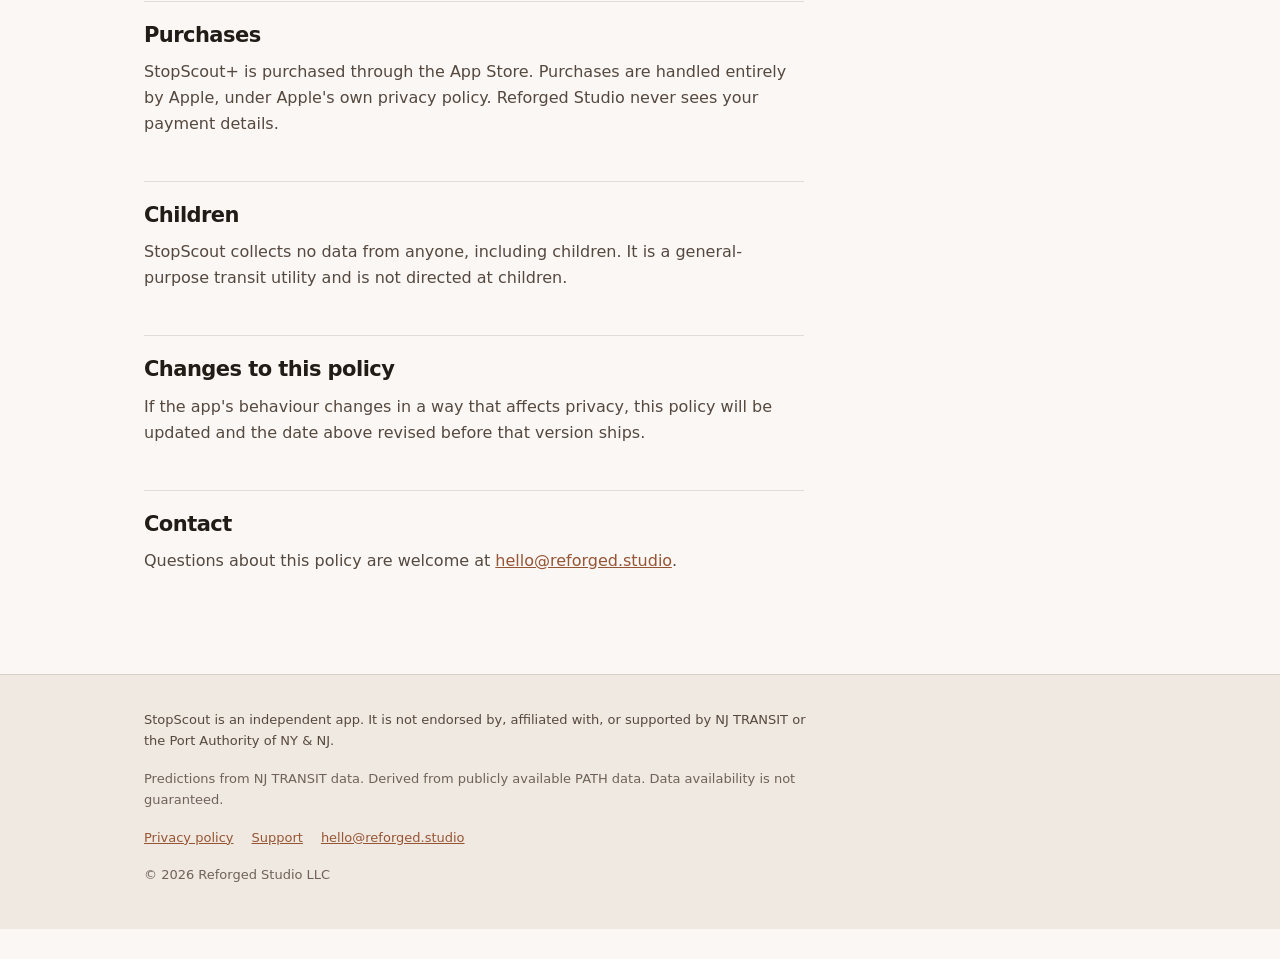
<file: stopscout/privacy.html>
<!DOCTYPE html>
<html lang="en">
<head>
<meta charset="utf-8">
<meta name="viewport" content="width=device-width, initial-scale=1">
<title>Privacy policy — StopScout</title>
<meta name="description" content="StopScout collects nothing. No accounts, no analytics, no server — saved stops stay on your device and your location never leaves it.">
<!-- DRAFT: delete this line when you remove class="draft" from <body> -->
<meta name="robots" content="noindex">
<meta name="color-scheme" content="dark light">
<meta name="theme-color" content="#0E0B09" media="(prefers-color-scheme: dark)">
<meta name="theme-color" content="#FAF7F4" media="(prefers-color-scheme: light)">
<link rel="canonical" href="https://reforged.studio/stopscout/privacy">
<link rel="icon" href="[data-uri]" sizes="32x32">
<link rel="icon" href="favicon.png" sizes="32x32">
<link rel="icon" href="icon-512.png" sizes="512x512">
<link rel="apple-touch-icon" href="apple-touch-icon.png">
<meta property="og:type" content="website">
<meta property="og:title" content="Privacy policy — StopScout">
<meta property="og:description" content="StopScout collects nothing. No accounts, no analytics, no server — saved stops stay on your device and your location never leaves it.">
<meta property="og:image" content="https://reforged.studio/stopscout/icon-512.png">
<meta name="twitter:card" content="summary">
<link rel="stylesheet" href="stopscout.css">
</head>
<!-- DRAFT: remove class="draft" to publish. See README.md -->
<body class="draft">
<a class="skip" href="#main">Skip to content</a>
<header class="top"><div class="wrap">
  <a class="mark" href="./"><img src="icon-tile.png" alt="" width="27" height="27">StopScout</a>
  <nav aria-label="Main"><ul>
    <li><a href="./">Overview</a></li><li><a href="support">Support</a></li><li><a href="privacy" aria-current="page">Privacy</a></li>
  </ul></nav>
</div></header>
<main id="main">
<section class="flush"><div class="wrap">
  <p class="eyebrow">Privacy policy</p>
  <h1 style="font-size:clamp(28px,5vw,44px)">It doesn't collect anything.</h1>
  <p class="lead" style="margin-top:20px">No accounts, no analytics, no server. Saved stops stay
  on the device, and your location never leaves it.</p>
  <p class="stamp" style="margin-top:26px">Last updated 25 July 2026 &middot; Applies to
  StopScout&nbsp;1.0</p>
  <ul class="strip">
    <li>No accounts</li><li>No analytics</li><li>No tracking</li><li>No ads</li>
    <li>No third-party SDKs</li><li>No server</li>
  </ul>

  <div class="doc">
  <div class="callout"><b>The whole policy in one sentence</b>
    <p>StopScout has no user accounts and no server of its own; saved stops, nicknames and
    preferences are stored only on your device, and your location is used on-device only, to
    find stops near you.</p></div>

  <h2>What StopScout stores, and where</h2>
  <p>Saved stops, names and preferences are written to storage on your device and stay
  there. There is no cloud sync and no account, so there is no copy anywhere else. Deleting the
  app deletes them.</p>

  <h2>Location</h2>
  <p>If you allow it, StopScout uses your location to list stops near you, and to point the
  nearest-stop widget at the right stop. That lookup runs against a transit database bundled
  inside the app, on the device. Your coordinates are not transmitted to Reforged Studio or to
  anyone else, and they are not stored between sessions.</p>
  <p>You can change or revoke this at any time in Settings &rsaquo; Apps &rsaquo; StopScout.
  Without it, everything except nearby search and the nearest-stop widget still works &mdash;
  you can search for stops by name.</p>

  <h2>Network requests</h2>
  <p>To show times, StopScout requests predictions directly from NJ TRANSIT's public developer
  feeds and from a community-hosted PATH real-time feed. Those requests go from your device to
  those third parties, who necessarily see standard network information such as your IP address,
  subject to their own practices.</p>
  <p>Those requests do not pass through any server operated by Reforged Studio, and Reforged
  Studio receives nothing from them. The requests contain a stop identifier &mdash; never your
  location, and never any identifier for you or your device beyond what any network request
  carries.</p>

  <h2>Schedule data</h2>
  <p>Timetables, route names and stop locations ship inside the app and update when the app
  updates. Reading them involves no network request at all.</p>

  <h2>Purchases</h2>
  <p>StopScout+ is purchased through the App Store. Purchases are handled entirely by Apple,
  under Apple's own privacy policy. Reforged Studio never sees your payment details.</p>

  <h2>Children</h2>
  <p>StopScout collects no data from anyone, including children. It is a general-purpose transit
  utility and is not directed at children.</p>

  <h2>Changes to this policy</h2>
  <p>If the app's behaviour changes in a way that affects privacy, this policy will be updated
  and the date above revised before that version ships.</p>

  <h2>Contact</h2>
  <p>Questions about this policy are welcome at
  <a href="mailto:hello@reforged.studio">hello@reforged.studio</a>.</p>
  </div>
</div></section>
</main>
<footer class="foot"><div class="wrap">
  <p class="indep">StopScout is an independent app. It is not endorsed by, affiliated with, or
  supported by NJ TRANSIT or the Port Authority of NY&nbsp;&amp;&nbsp;NJ.</p>
  <p>Predictions from NJ TRANSIT data. Derived from publicly available PATH data. Data
  availability is not guaranteed.</p>
  <nav aria-label="Footer"><a href="privacy">Privacy policy</a>
    <a href="support">Support</a>
    <a href="mailto:hello@reforged.studio">hello@reforged.studio</a></nav>
  <p>&copy; 2026 Reforged Studio LLC</p>
</div></footer>
<p class="draft-flag">Draft &mdash; not for publication</p>
</body>
</html>
</file>
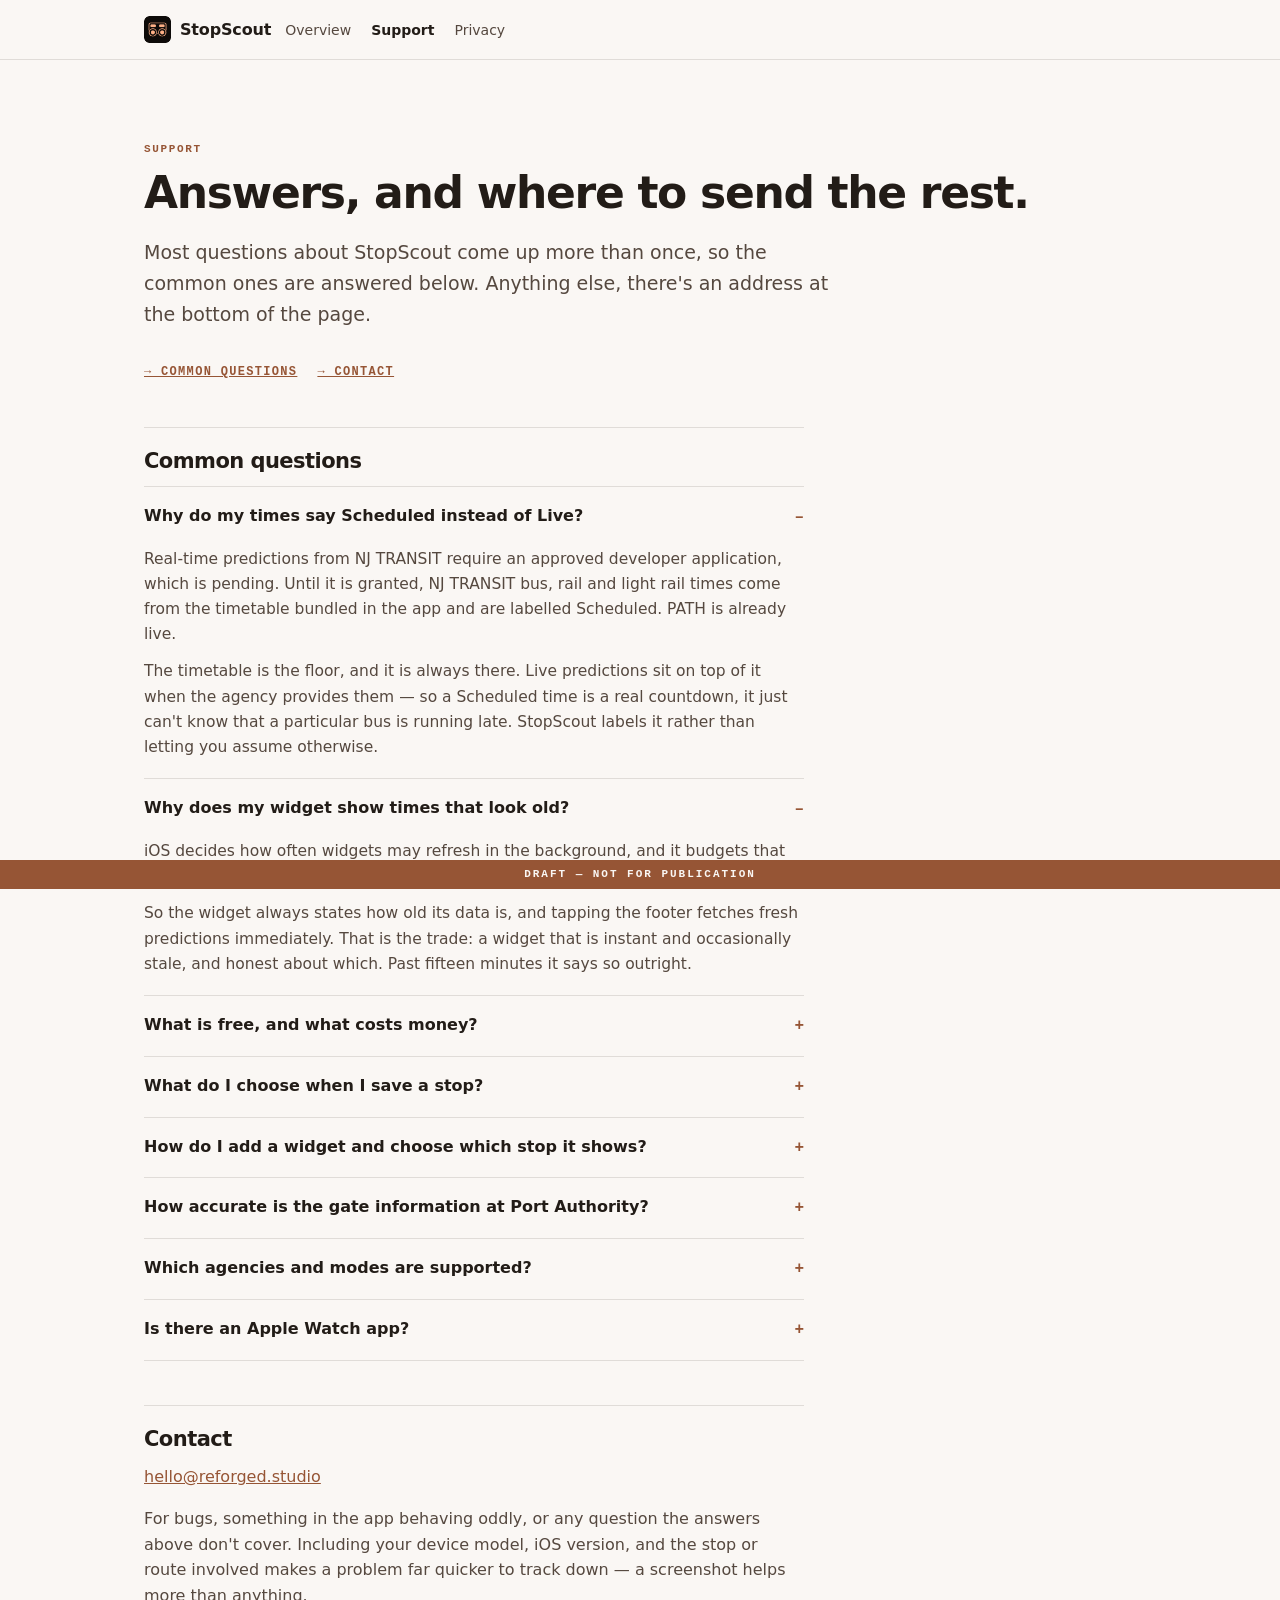
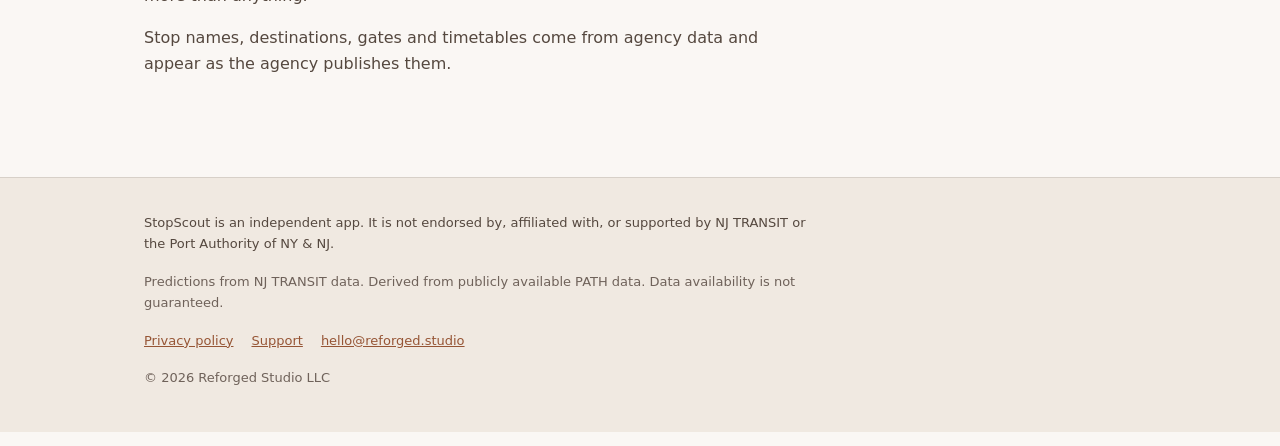
<file: stopscout/support.html>
<!DOCTYPE html>
<html lang="en">
<head>
<meta charset="utf-8">
<meta name="viewport" content="width=device-width, initial-scale=1">
<title>Support — StopScout</title>
<meta name="description" content="Answers to common StopScout questions: live versus scheduled times, widget refreshing, saving stops, and how to report bad data.">
<!-- DRAFT: delete this line when you remove class="draft" from <body> -->
<meta name="robots" content="noindex">
<meta name="color-scheme" content="dark light">
<meta name="theme-color" content="#0E0B09" media="(prefers-color-scheme: dark)">
<meta name="theme-color" content="#FAF7F4" media="(prefers-color-scheme: light)">
<link rel="canonical" href="https://reforged.studio/stopscout/support">
<link rel="icon" href="[data-uri]" sizes="32x32">
<link rel="icon" href="favicon.png" sizes="32x32">
<link rel="icon" href="icon-512.png" sizes="512x512">
<link rel="apple-touch-icon" href="apple-touch-icon.png">
<meta property="og:type" content="website">
<meta property="og:title" content="Support — StopScout">
<meta property="og:description" content="Answers to common StopScout questions: live versus scheduled times, widget refreshing, saving stops, and how to report bad data.">
<meta property="og:image" content="https://reforged.studio/stopscout/icon-512.png">
<meta name="twitter:card" content="summary">
<link rel="stylesheet" href="stopscout.css">
</head>
<!-- DRAFT: remove class="draft" to publish. See README.md -->
<body class="draft">
<a class="skip" href="#main">Skip to content</a>
<header class="top"><div class="wrap">
  <a class="mark" href="./"><img src="icon-tile.png" alt="" width="27" height="27">StopScout</a>
  <nav aria-label="Main"><ul>
    <li><a href="./">Overview</a></li><li><a href="support" aria-current="page">Support</a></li><li><a href="privacy">Privacy</a></li>
  </ul></nav>
</div></header>
<main id="main">
<section class="flush"><div class="wrap">
  <p class="eyebrow">Support</p>
  <h1 style="font-size:clamp(28px,5vw,44px)">Answers, and where to send the rest.</h1>
  <p class="lead" style="margin-top:20px">Most questions about StopScout come up more than once,
  so the common ones are answered below. Anything else, there's an address at the bottom of the
  page.</p>
  <ul class="jump">
    <li><a href="#faq">&rarr; Common questions</a></li>
    <li><a href="#contact">&rarr; Contact</a></li>
  </ul>

  <div class="doc">
    <h2 id="faq">Common questions</h2>
    <div class="faq">
    <details open><summary>Why do my times say Scheduled instead of Live?</summary>
      <div class="a"><p>Real-time predictions from NJ TRANSIT require an approved developer application, which is pending. Until it is granted, NJ TRANSIT bus, rail and light rail times come from the timetable bundled in the app and are labelled Scheduled. PATH is already live.</p><p>The timetable is the floor, and it is always there. Live predictions sit on top of it when the agency provides them &mdash; so a Scheduled time is a real countdown, it just can't know that a particular bus is running late. StopScout labels it rather than letting you assume otherwise.</p></div></details>
    <details open><summary>Why does my widget show times that look old?</summary>
      <div class="a"><p>iOS decides how often widgets may refresh in the background, and it budgets that across every widget on the device. StopScout can ask; it cannot insist.</p><p>So the widget always states how old its data is, and tapping the footer fetches fresh predictions immediately. That is the trade: a widget that is instant and occasionally stale, and honest about which. Past fifteen minutes it says so outright.</p></div></details>
    <details><summary>What is free, and what costs money?</summary>
      <div class="a"><p>The app is free, and not a limited version &mdash; search, nearby stops, as many saved stops as you like, full detail on any of them, every mode, live and scheduled times. Free also includes a Home Screen widget for whichever stop you are nearest to.</p><p>StopScout+ adds widgets for the stops you have saved, which is what lets you keep a morning bus and an evening train on the Home Screen at once. It is $2.99, once &mdash; not a subscription. No ads and no account either way.</p></div></details>
    <details><summary>What do I choose when I save a stop?</summary>
      <div class="a"><p>The stop itself, and then as much or as little as you want on top of it: which routes you care about, which direction, and a name of your own.</p><p>Narrowing to one or two routes keeps the list short and useful; leaving it open shows everything departing that stop. The name you give it is what appears on the widget, so &ldquo;Morning bus&rdquo; beats a stop code and a direction string.</p></div></details>
    <details><summary>How do I add a widget and choose which stop it shows?</summary>
      <div class="a"><p>Touch and hold an empty part of the Home Screen, tap <b>Edit</b> &rarr; <b>Add Widget</b>, find StopScout, and pick a size.</p><p>Then touch and hold the widget you just placed, tap <b>Edit Widget</b>, and choose the saved stop. That last step is the one people miss &mdash; a freshly placed widget hasn't been pointed at anything yet. Widgets for saved stops need StopScout+; the free widget finds your nearest stop on its own and needs no setup.</p></div></details>
    <details><summary>How accurate is the gate information at Port Authority?</summary>
      <div class="a"><p>Terminal gate assignments are best-effort and may change. Check station signage before boarding.</p><p>Gates are shown where the data provides them, which is not everywhere and not always in advance.</p></div></details>
    <details><summary>Which agencies and modes are supported?</summary>
      <div class="a"><p>NJ TRANSIT bus, rail and light rail, plus PATH. Not New York City Transit, not Amtrak, and not private carriers.</p></div></details>
    <details><summary>Is there an Apple Watch app?</summary>
      <div class="a"><p>Not yet.</p></div></details>
    </div>

    <h2 id="contact">Contact</h2>
    <p><a href="mailto:hello@reforged.studio">hello@reforged.studio</a></p>
    <p>For bugs, something in the app behaving oddly, or any question the answers above don't
    cover. Including your device model, iOS version, and the stop or route involved makes a
    problem far quicker to track down &mdash; a screenshot helps more than anything.</p>
    <p class="small">Stop names, destinations, gates and timetables come from agency data and
    appear as the agency publishes them.</p>
  </div>
</div></section>
</main>
<footer class="foot"><div class="wrap">
  <p class="indep">StopScout is an independent app. It is not endorsed by, affiliated with, or
  supported by NJ TRANSIT or the Port Authority of NY&nbsp;&amp;&nbsp;NJ.</p>
  <p>Predictions from NJ TRANSIT data. Derived from publicly available PATH data. Data
  availability is not guaranteed.</p>
  <nav aria-label="Footer"><a href="privacy">Privacy policy</a>
    <a href="support">Support</a>
    <a href="mailto:hello@reforged.studio">hello@reforged.studio</a></nav>
  <p>&copy; 2026 Reforged Studio LLC</p>
</div></footer>
<p class="draft-flag">Draft &mdash; not for publication</p>
</body>
</html>
</file>
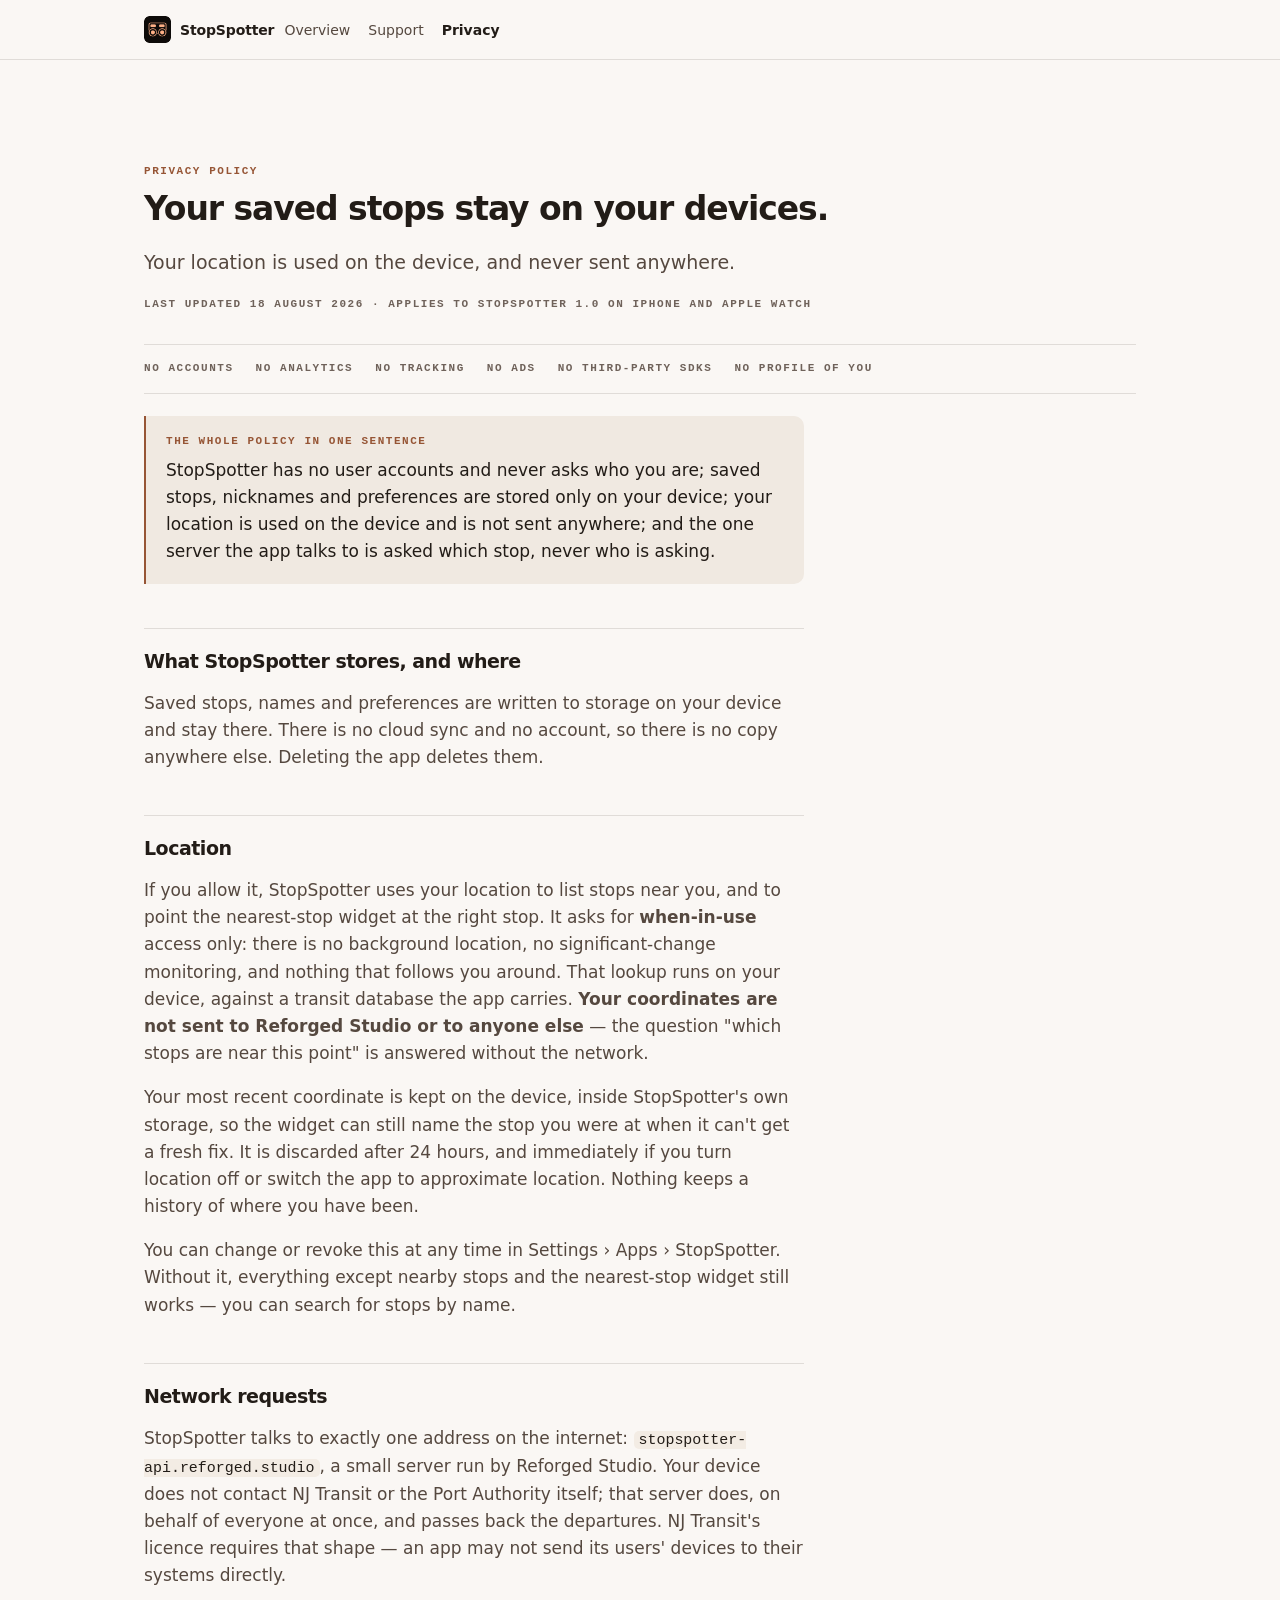
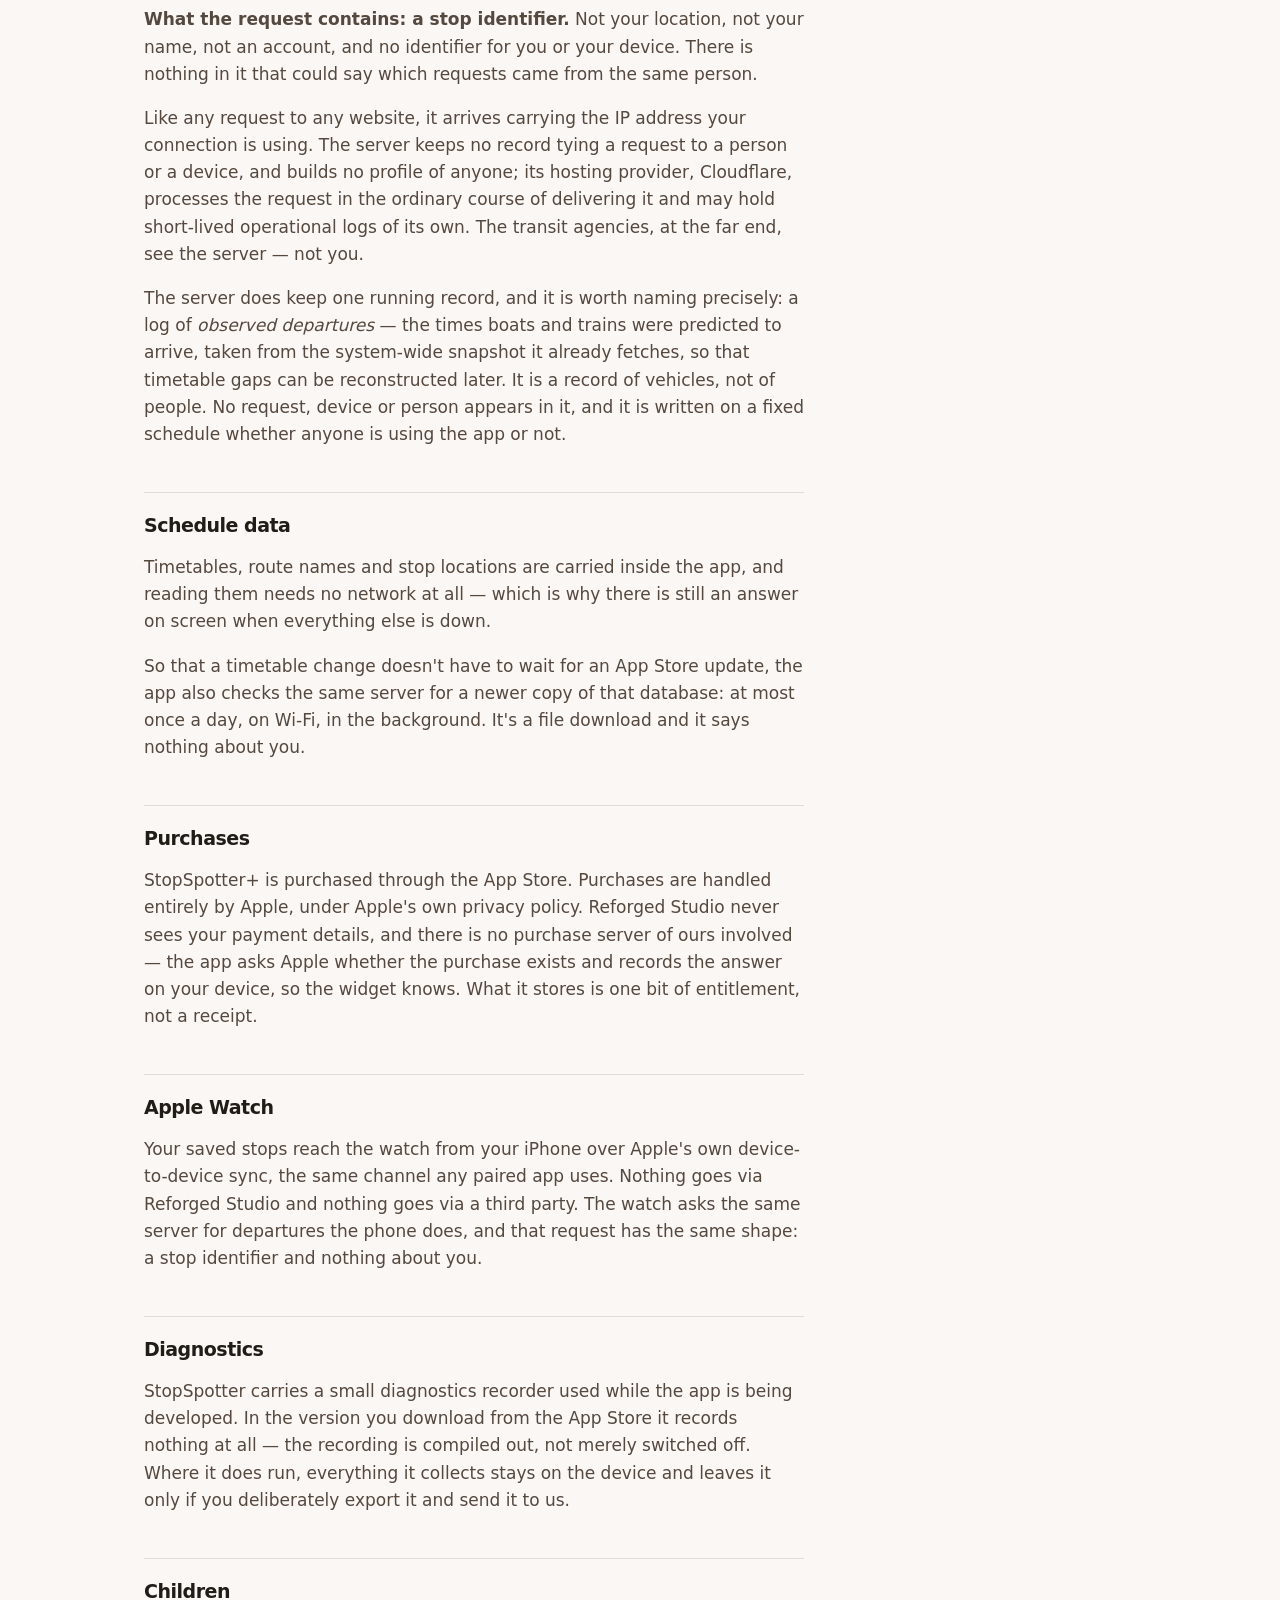
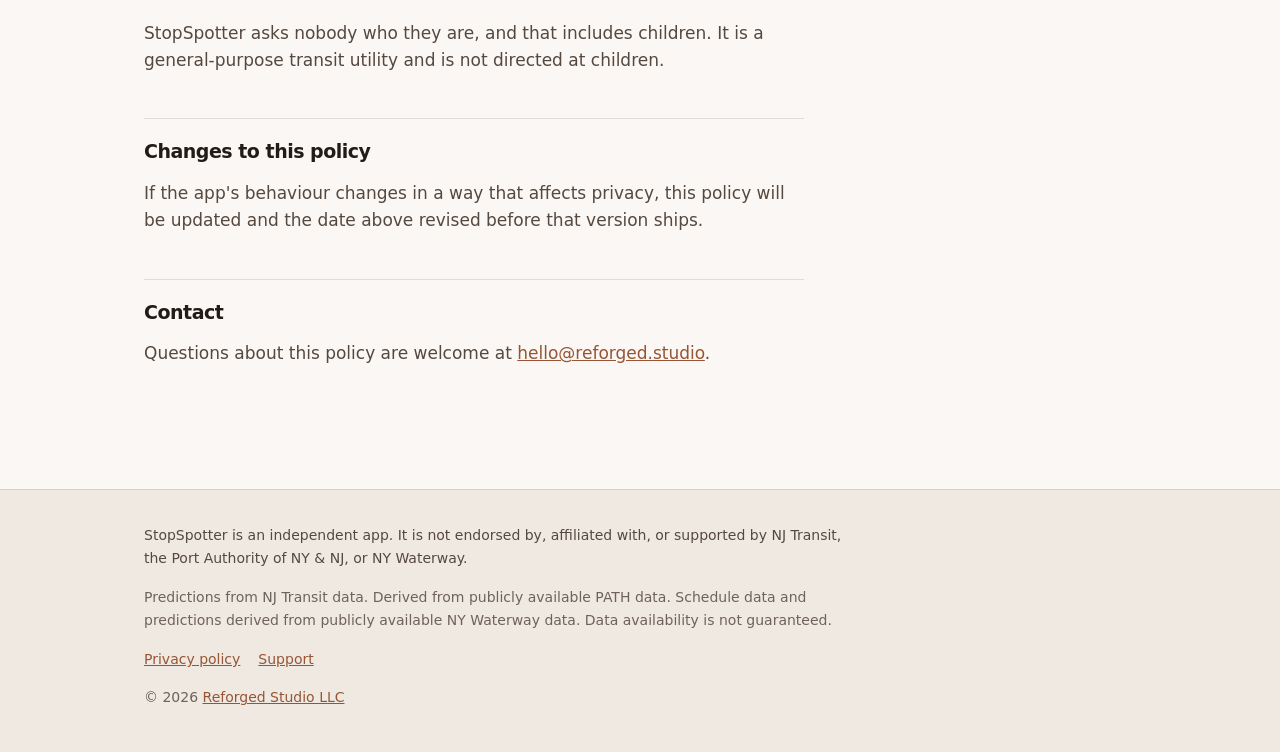
<file: stopspotter/privacy.html>
<!DOCTYPE html>
<html lang="en">
<head>
<meta charset="utf-8">
<meta name="viewport" content="width=device-width, initial-scale=1">
<title>Privacy policy — StopSpotter</title>
<meta name="description" content="StopSpotter has no accounts, no analytics and no tracking. Saved stops stay on your device, and your location is used on the device and never sent anywhere.">
<meta name="color-scheme" content="dark light">
<meta name="theme-color" content="#0E0B09" media="(prefers-color-scheme: dark)">
<meta name="theme-color" content="#FAF7F4" media="(prefers-color-scheme: light)">
<link rel="canonical" href="https://reforged.studio/stopspotter/privacy">
<link rel="icon" href="[data-uri]" sizes="32x32">
<link rel="icon" href="favicon.png" sizes="32x32">
<link rel="icon" href="icon-512.png" sizes="512x512">
<link rel="apple-touch-icon" href="apple-touch-icon.png">
<meta property="og:type" content="website">
<meta property="og:title" content="Privacy policy — StopSpotter">
<meta property="og:description" content="StopSpotter has no accounts, no analytics and no tracking. Saved stops stay on your device, and your location is used on the device and never sent anywhere.">
<meta property="og:image" content="https://reforged.studio/stopspotter/icon-512.png">
<meta name="twitter:card" content="summary">
<link rel="stylesheet" href="stopspotter.css">
</head>
<body>
<a class="skip" href="#main">Skip to content</a>
<header class="top"><div class="wrap">
  <a class="mark" href="./"><img src="icon-tile.png" alt="" width="27" height="27">StopSpotter</a>
  <nav aria-label="Main"><ul>
    <li><a href="./">Overview</a></li><li><a href="support">Support</a></li><li><a href="privacy" aria-current="page">Privacy</a></li>
  </ul></nav>
</div></header>
<main id="main">
<section class="flush"><div class="wrap">
  <p class="eyebrow">Privacy policy</p>
  <!-- The headline is a STORAGE claim, deliberately, and not the "everything stays on your
       device" line a data-free app could use: this app does send one thing, a stop
       identifier, every time it asks for departures. What genuinely never leaves is the
       saved list itself — stops, nicknames, preferences — which is what this says and all
       it says. The one server is named two lines down, in the callout. -->
  <h1 class="page-title">Your saved stops stay on your devices.</h1>
  <!-- SITE-2 item 19 — the lead used to open "No accounts, no analytics, no tracking",
       which is the strip immediately below it, said twice in a row. The strip stays: it
       scans, and it is this page's signature. The lead now carries only what neither the
       strip nor the headline does — what happens to a location fix. -->
  <p class="lead">Your location is used on the device, and never sent
  anywhere.</p>
  <p class="stamp">Last updated 18 August 2026 &middot; Applies to
  StopSpotter&nbsp;1.0 on iPhone and Apple&nbsp;Watch</p>
  <ul class="strip">
    <li>No accounts</li><li>No analytics</li><li>No tracking</li><li>No ads</li>
    <li>No third-party SDKs</li><li>No profile of you</li>
  </ul>

  <div class="doc">
  <div class="callout"><b>The whole policy in one sentence</b>
    <p>StopSpotter has no user accounts and never asks who you are; saved stops, nicknames and
    preferences are stored only on your device; your location is used on the device and is not
    sent anywhere; and the one server the app talks to is asked which stop, never who is
    asking.</p></div>

  <h2>What StopSpotter stores, and where</h2>
  <p>Saved stops, names and preferences are written to storage on your device and stay
  there. There is no cloud sync and no account, so there is no copy anywhere else. Deleting the
  app deletes them.</p>

  <h2>Location</h2>
  <p>If you allow it, StopSpotter uses your location to list stops near you, and to point the
  nearest-stop widget at the right stop. It asks for <b>when-in-use</b> access only: there is no
  background location, no significant-change monitoring, and nothing that follows you around.
  That lookup runs on your device, against a transit database the app carries. <b>Your
  coordinates are not sent to Reforged Studio or to anyone else</b> &mdash; the question "which
  stops are near this point" is answered without the network.</p>
  <p>Your most recent coordinate is kept on the device, inside StopSpotter's own storage, so the
  widget can still name the stop you were at when it can't get a fresh fix. It is discarded
  after 24 hours, and immediately if you turn location off or switch the app to approximate
  location. Nothing keeps a history of where you have been.</p>
  <p>You can change or revoke this at any time in Settings &rsaquo; Apps &rsaquo; StopSpotter.
  Without it, everything except nearby stops and the nearest-stop widget still works &mdash;
  you can search for stops by name.</p>

  <h2>Network requests</h2>
  <p>StopSpotter talks to exactly one address on the internet:
  <code>stopspotter-api.reforged.studio</code>, a small server run by Reforged Studio. Your
  device does not contact NJ Transit or the Port Authority itself; that server does, on behalf
  of everyone at once, and passes back the departures. NJ Transit's licence requires that shape
  &mdash; an app may not send its users' devices to their systems directly.</p>
  <p><b>What the request contains: a stop identifier.</b> Not your location, not your name, not
  an account, and no identifier for you or your device. There is nothing in it that could say
  which requests came from the same person.</p>
  <p>Like any request to any website, it arrives carrying the IP address your connection is
  using. The server keeps no record tying a request to a person or a device, and builds no
  profile of anyone; its hosting provider, Cloudflare, processes the request in the ordinary
  course of delivering it and may hold short-lived operational logs of its own. The transit
  agencies, at the far end, see the server &mdash; not you.</p>
  <p>The server does keep one running record, and it is worth naming precisely: a log of
  <i>observed departures</i> &mdash; the times boats and trains were predicted to arrive, taken
  from the system-wide snapshot it already fetches, so that timetable gaps can be reconstructed
  later. It is a record of vehicles, not of people. No request, device or person appears in it,
  and it is written on a fixed schedule whether anyone is using the app or not.</p>

  <h2>Schedule data</h2>
  <p>Timetables, route names and stop locations are carried inside the app, and reading them
  needs no network at all &mdash; which is why there is still an answer on screen when
  everything else is down.</p>
  <p>So that a timetable change doesn't have to wait for an App Store update, the app also
  checks the same server for a newer copy of that database: at most once a day, on Wi-Fi, in
  the background. It's a file download and it says nothing about you.</p>

  <h2>Purchases</h2>
  <p>StopSpotter+ is purchased through the App&nbsp;Store. Purchases are handled entirely by
  Apple, under Apple's own privacy policy. Reforged Studio never sees your payment details, and
  there is no purchase server of ours involved &mdash; the app asks Apple whether the purchase
  exists and records the answer on your device, so the widget knows. What it stores is one bit
  of entitlement, not a receipt.</p>

  <h2>Apple&nbsp;Watch</h2>
  <p>Your saved stops reach the watch from your iPhone over Apple's own device-to-device sync,
  the same channel any paired app uses. Nothing goes via Reforged Studio and nothing goes via a
  third party. The watch asks the same server for departures the phone does, and that request has
  the same shape: a stop identifier and nothing about you.</p>

  <h2>Diagnostics</h2>
  <p>StopSpotter carries a small diagnostics recorder used while the app is being developed. In
  the version you download from the App&nbsp;Store it records nothing at all &mdash; the
  recording is compiled out, not merely switched off. Where it does run, everything it collects
  stays on the device and leaves it only if you deliberately export it and send it to us.</p>

  <h2>Children</h2>
  <p>StopSpotter asks nobody who they are, and that includes children. It is a general-purpose
  transit utility and is not directed at children.</p>

  <h2>Changes to this policy</h2>
  <p>If the app's behaviour changes in a way that affects privacy, this policy will be updated
  and the date above revised before that version ships.</p>

  <h2>Contact</h2>
  <p>Questions about this policy are welcome at
  <a href="mailto:hello@reforged.studio">hello@reforged.studio</a>.</p>
  </div>
</div></section>
</main>
<footer class="foot"><div class="wrap">
  <p class="indep">StopSpotter is an independent app. It is not endorsed by, affiliated with, or
  supported by NJ Transit, the Port Authority of NY&nbsp;&amp;&nbsp;NJ, or NY Waterway.</p>
  <p>Predictions from NJ Transit data. Derived from publicly available PATH data. Schedule data
  and predictions derived from publicly available NY Waterway data. Data availability is not
  guaranteed.</p>
  <nav aria-label="Footer"><a href="privacy">Privacy policy</a>
    <a href="support">Support</a></nav>
  <p>&copy; 2026 <a href="https://reforged.studio">Reforged Studio LLC</a></p>
</div></footer>
</body>
</html>
</file>
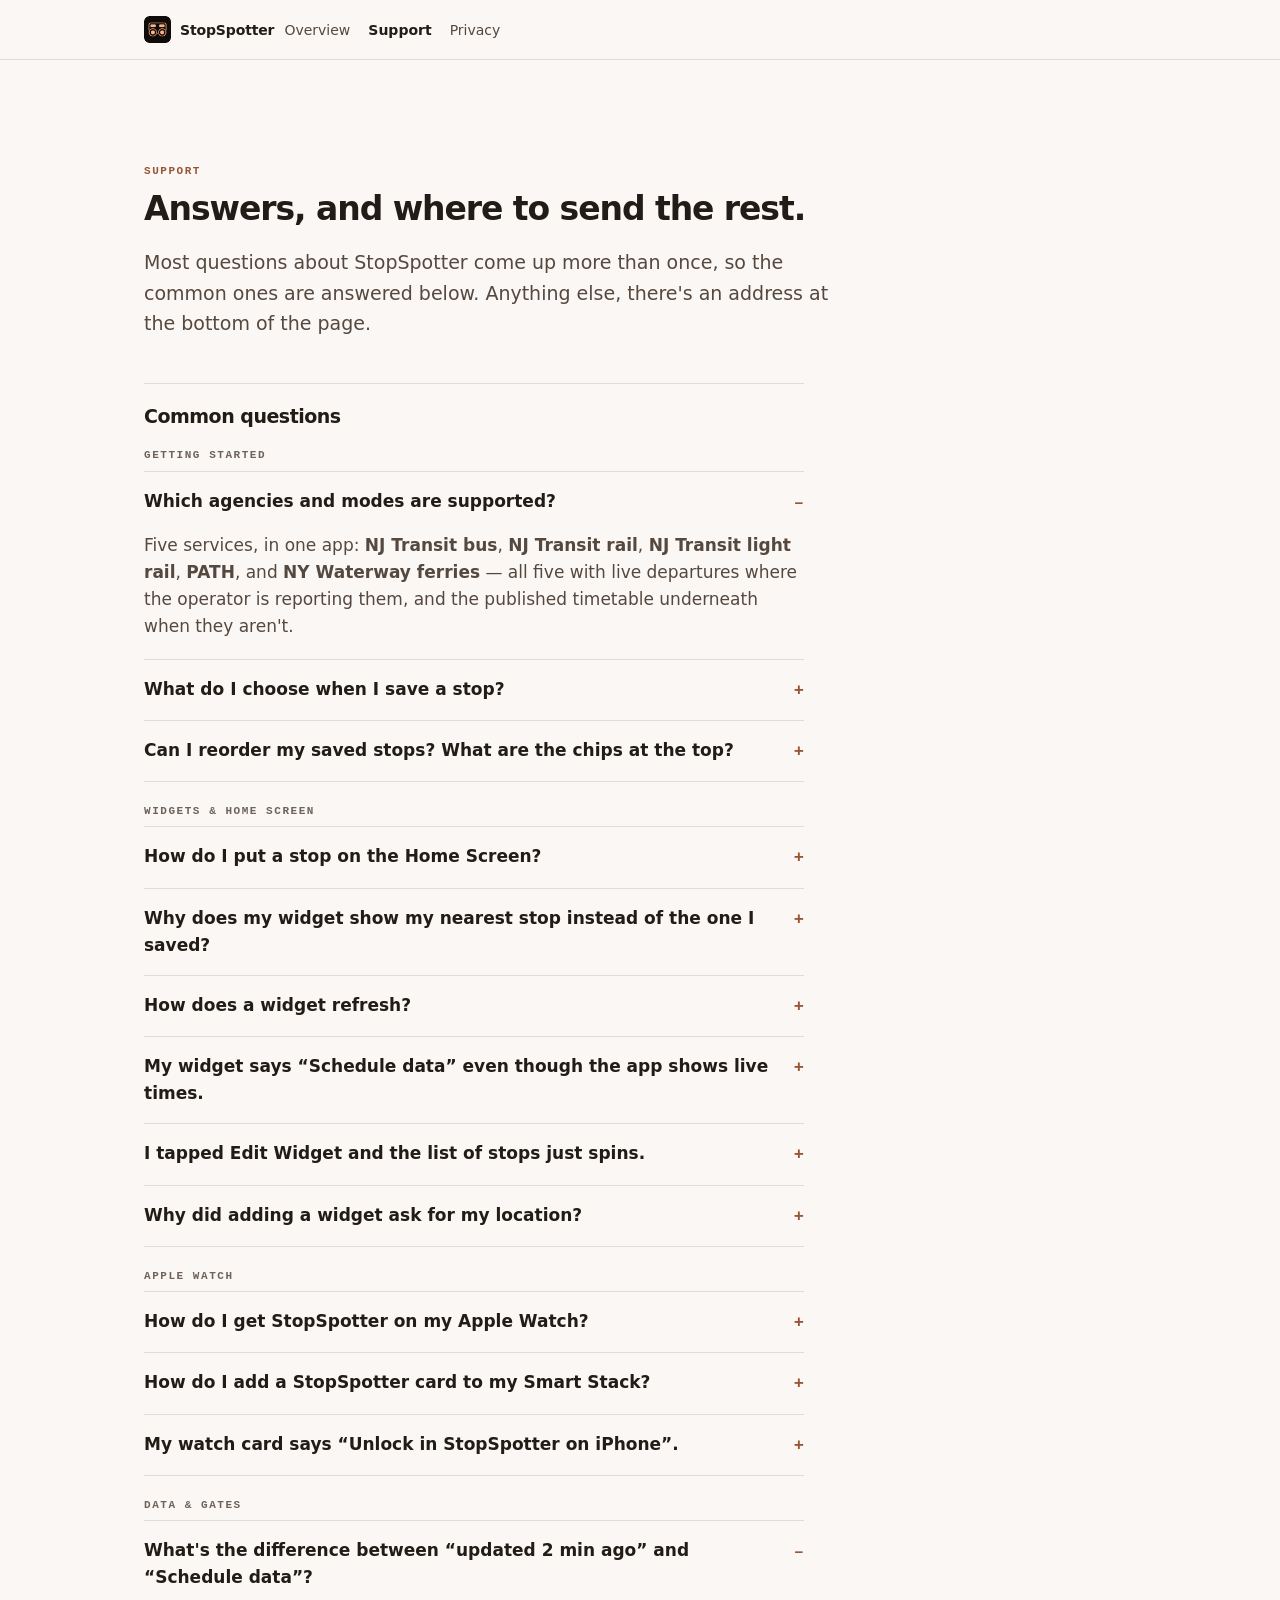
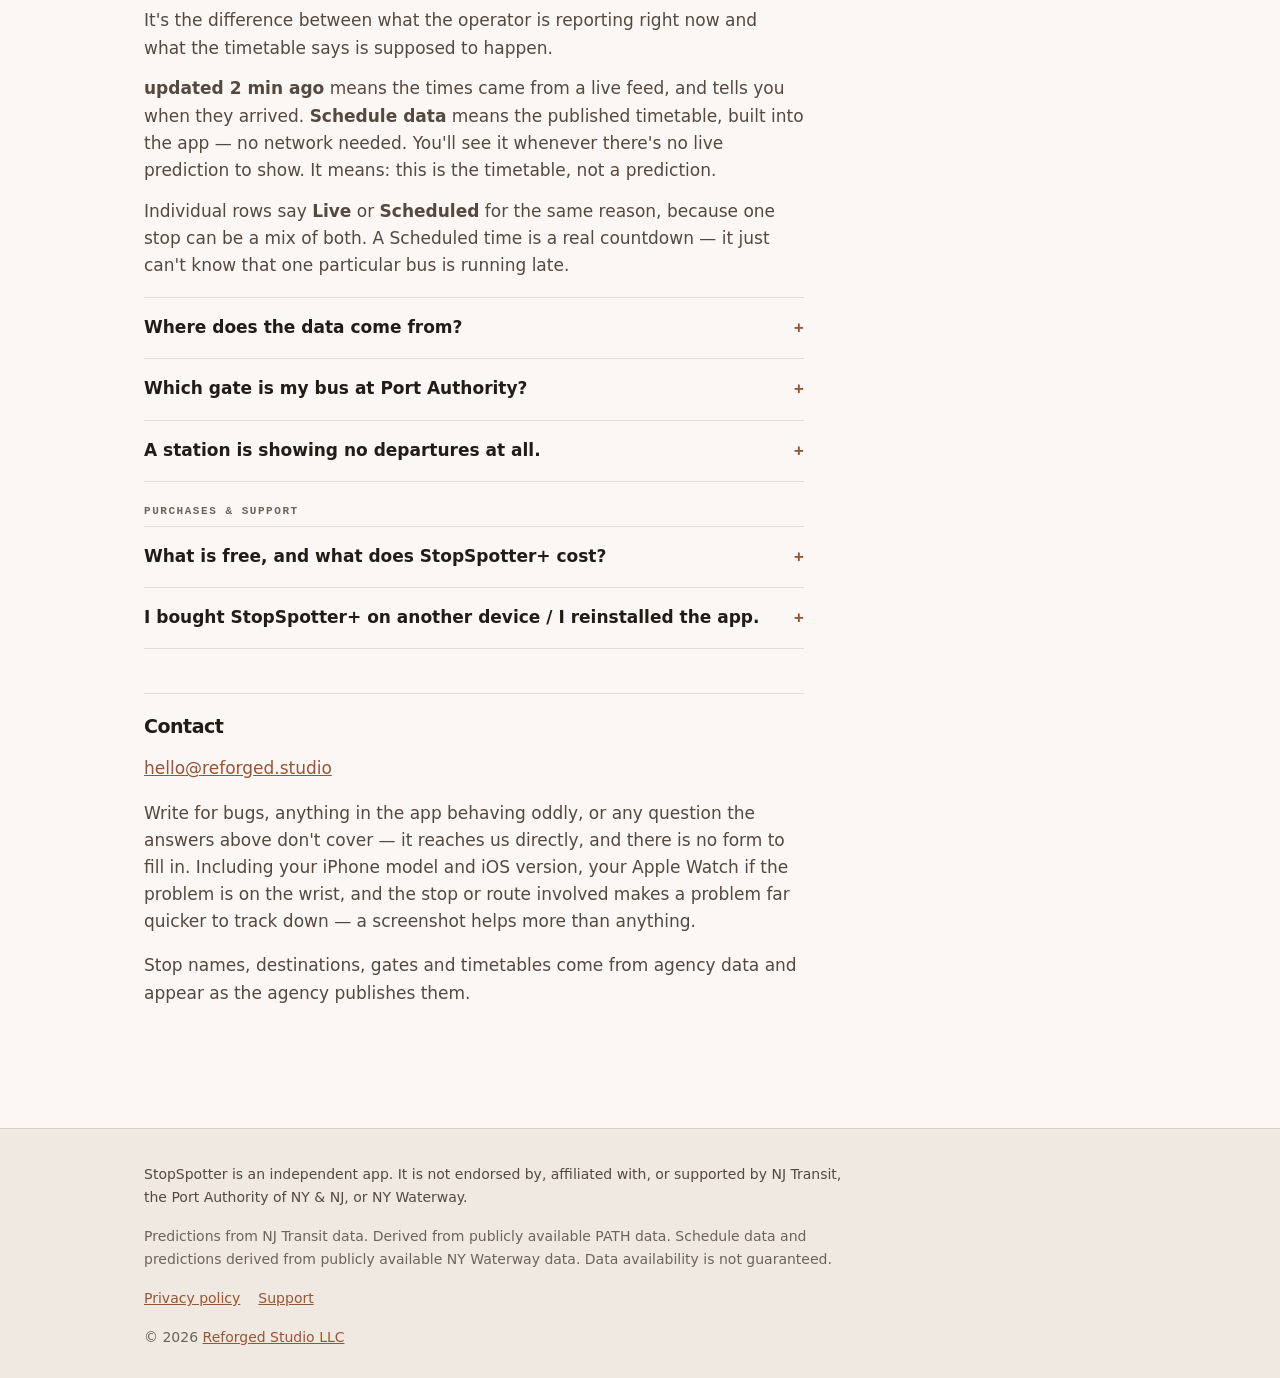
<file: stopspotter/support.html>
<!DOCTYPE html>
<html lang="en">
<head>
<meta charset="utf-8">
<meta name="viewport" content="width=device-width, initial-scale=1">
<title>Support — StopSpotter</title>
<meta name="description" content="Answers to common StopSpotter questions: the five services it covers, live versus scheduled times, widgets and refreshing, the Apple Watch app and Smart Stack cards, gates at Port Authority, saving stops, and what StopSpotter+ costs.">
<meta name="color-scheme" content="dark light">
<meta name="theme-color" content="#0E0B09" media="(prefers-color-scheme: dark)">
<meta name="theme-color" content="#FAF7F4" media="(prefers-color-scheme: light)">
<link rel="canonical" href="https://reforged.studio/stopspotter/support">
<link rel="icon" href="[data-uri]" sizes="32x32">
<link rel="icon" href="favicon.png" sizes="32x32">
<link rel="icon" href="icon-512.png" sizes="512x512">
<link rel="apple-touch-icon" href="apple-touch-icon.png">
<meta property="og:type" content="website">
<meta property="og:title" content="Support — StopSpotter">
<meta property="og:description" content="Answers to common StopSpotter questions: the five services it covers, live versus scheduled times, widgets and refreshing, the Apple Watch app and Smart Stack cards, gates at Port Authority, saving stops, and what StopSpotter+ costs.">
<meta property="og:image" content="https://reforged.studio/stopspotter/icon-512.png">
<meta name="twitter:card" content="summary">
<link rel="stylesheet" href="stopspotter.css">
</head>
<body>
<a class="skip" href="#main">Skip to content</a>
<header class="top"><div class="wrap">
  <a class="mark" href="./"><img src="icon-tile.png" alt="" width="27" height="27">StopSpotter</a>
  <nav aria-label="Main"><ul>
    <li><a href="./">Overview</a></li><li><a href="support" aria-current="page">Support</a></li><li><a href="privacy">Privacy</a></li>
  </ul></nav>
</div></header>
<main id="main">
<section class="flush"><div class="wrap">
  <p class="eyebrow">Support</p>
  <h1 class="page-title">Answers, and where to send the rest.</h1>
  <p class="lead">Most questions about StopSpotter come up more than once,
  so the common ones are answered below. Anything else, there's an address at the bottom of the
  page.</p>
  <div class="doc">
    <h2 id="faq">Common questions</h2>
    <!-- SITE-2 item 15 — five plainly-labelled groups, in the order a rider meets them:
         what the app covers and how you save something, then the two surfaces (Home Screen,
         wrist), then where the numbers come from, then money. Saving moved to the top per
         the owner. Headings only — no filter chips: eighteen questions do not need a
         filtering UI on top of a grouping. -->
    <h3 class="fgroup">Getting started</h3>
    <div class="faq">
    <details open><summary>Which agencies and modes are supported?</summary>
      <div class="a"><p>Five services, in one app: <b>NJ&nbsp;Transit bus</b>, <b>NJ&nbsp;Transit
      rail</b>, <b>NJ&nbsp;Transit light rail</b>, <b>PATH</b>, and <b>NY&nbsp;Waterway
      ferries</b> &mdash; all five with live departures where the operator is reporting them, and
      the published timetable underneath when they aren't.</p></div></details>
    <details><summary>What do I choose when I save a stop?</summary>
      <div class="a"><p>The stop itself, and then as much or as little as you want on top of it: which routes you care about, which direction, and a name of your own.</p><p>Narrowing to one or two routes keeps the list short and useful; leaving it open shows everything departing that stop. The name you give it is what appears on the widget, so &ldquo;Morning bus&rdquo; beats a stop code and a direction string.</p></div></details>
    <details><summary>Can I reorder my saved stops? What are the chips at the top?</summary>
      <div class="a"><p>Yes &mdash; on the iPhone, press and hold a saved stop and drag it. There's no Edit button to find first. The order you set is the order the widget's picker offers, so putting your morning stop first is worth doing. On the watch, reordering appears once you have more than one card to arrange.</p><p>The row of chips above the list &mdash; Bus, Rail, Light&nbsp;Rail, PATH, Ferry &mdash; appears when your saved stops span more than one mode, and filters the list to one of them. It's a view, not a setting: nothing is deleted and the widget is unaffected.</p></div></details>
    </div>

    <h3 class="fgroup">Widgets &amp; Home Screen</h3>
    <div class="faq">
    <details><summary>How do I put a stop on the Home Screen?</summary>
      <div class="a"><p>Touch and hold an empty part of the Home Screen, tap <b>Edit</b> &rarr; <b>Add Widget</b>, find StopSpotter, and pick a size.</p><p>What happens next depends on which half of the app you're using. The widget you've just placed already works: in the free app it shows whichever stop you're nearest to, and there is nothing to configure. Pointing it at a stop <i>you</i> saved is what the one-time <b>StopSpotter+</b> upgrade buys &mdash; with that, touch and hold the widget, tap <b>Edit Widget</b>, and pick any of your saved stops from the list.</p><p>Place as many as you like and stack them in one spot. Bear in mind iOS budgets background refreshes per app rather than per widget, so the more you place, the less often each updates on its own.</p></div></details>
    <details><summary>Why does my widget show my nearest stop instead of the one I saved?</summary>
      <div class="a"><p>Because that is what the free widget does, and it isn't a fault. Every widget starts on <b>Nearest stop</b> &mdash; no purchase, nothing to configure and nothing to pick. It's there for the trip you didn't plan.</p><p>Pointing a widget at a stop <i>you</i> saved &mdash; your routes, your direction, your name for it &mdash; is the one thing <b>StopSpotter+</b> buys, and it's $2.99 once. With it, touch and hold the widget, tap <b>Edit Widget</b>, and choose from your saved stops. Until then the widget still works; it just answers &ldquo;what's leaving near me&rdquo; rather than &ldquo;when's my bus&rdquo;.</p></div></details>
    <details><summary>How does a widget refresh?</summary>
      <div class="a"><p>It updates itself, on iOS's schedule rather than ours. A widget is meant to be glanceable, so it keeps a recent answer on screen and refreshes in the background when the system allows it.</p><p>That's why every widget says how old its data is. If you want the answer for right now, tap the refresh arrow in its corner and it fetches immediately. Past fifteen minutes it says outright that it may not reflect real-time data.</p></div></details>
    <details><summary>My widget says &ldquo;Schedule data&rdquo; even though the app shows live times.</summary>
      <div class="a"><p>The app and the widget should stay in sync, and most of the time they do &mdash; but the widget can need a moment to catch up. It builds itself when iOS lets it, so a widget that came up before the app's first live fetch quite correctly shows timetable times and says so.</p><p>To update it straight away, tap the refresh button in the widget's corner: that asks iOS to rebuild the widget now rather than at its usual slot. If that doesn't do it, open StopSpotter &mdash; the widget heals from the app's fetch, and the app's times reach it shortly after.</p><p>If it's still on schedule data after five minutes or so, the live feed genuinely has nothing for that stop right now.</p></div></details>
    <details><summary>I tapped Edit Widget and the list of stops just spins.</summary>
      <div class="a"><p><b>It's rare, it isn't the app, and restarting your iPhone clears it.</b></p><p>The list of stops a widget can show is built on your device, from a file the app has already written &mdash; there's no network involved and nothing to wait for. When it spins anyway, what's stuck is iOS's own record of the app's widget settings. We chased this one to the bottom on a real phone: every part of the app on that path was eliminated against evidence, and a restart is what cleared it.</p><p>If a restart doesn't fix it, that's genuinely new &mdash; please write, and say what you'd done just before it started.</p></div></details>
    <details><summary>Why did adding a widget ask for my location?</summary>
      <div class="a"><p>Because the widget's out-of-the-box setting is <b>Nearest stop</b>, and iOS asks for that permission once, for the app as a whole, the first time any StopSpotter widget is added.</p><p>There's only one StopSpotter widget, and iOS has no way to ask per setting &mdash; so the prompt appears even if you're planning to point the widget at a stop you saved. You can say no. The widget still works pointed at a saved stop.</p></div></details>
    </div>

    <h3 class="fgroup">Apple Watch</h3>
    <div class="faq">
    <details><summary>How do I get StopSpotter on my Apple&nbsp;Watch?</summary>
      <div class="a"><p>It comes with the iPhone app. If your watch installs apps automatically it will already be there; otherwise open the <b>Watch</b> app on your iPhone, scroll to StopSpotter, and turn on <b>Show App on Apple Watch</b>.</p><p>The watch app is part of the free app. It lists every combo you've saved, with live times and the same freshness line the phone shows.</p></div></details>
    <details><summary>How do I add a StopSpotter card to my Smart&nbsp;Stack?</summary>
      <div class="a"><p>Open the Smart&nbsp;Stack from the watch face &mdash; turn the Digital&nbsp;Crown upward, or swipe up from the bottom of the screen. Scroll to the bottom of the stack, tap <b>Edit</b>, then tap the add button (<b>+</b>) and choose StopSpotter. Some watchOS versions put that add button behind a touch-and-hold on the stack instead; either way it's the same <b>+</b> you're looking for. Then pick which of your saved combos the card should show.</p><p>You can add more than one. There's a card available for every combo you've saved, so put up as many as you want and swipe or scroll through them from the watch face.</p><p>That last part &mdash; pointing a card at a combo you saved &mdash; is the StopSpotter+ half, exactly as it is on the Home Screen.</p></div></details>
    <details><summary>My watch card says &ldquo;Unlock in StopSpotter on iPhone&rdquo;.</summary>
      <div class="a"><p>That card is pointed at one of your saved combos, which is a StopSpotter+ feature, and the purchase hasn't reached the watch yet.</p><p>StopSpotter+ is bought on the iPhone &mdash; there's no separate watch purchase and nothing extra to pay. Open StopSpotter on the phone (buying it, or tapping <b>Restore Purchases</b> in Settings if you already own it), and the watch picks it up from the phone shortly after. The free watch app and its nearest-stop card keep working either way.</p></div></details>
    </div>

    <h3 class="fgroup">Data &amp; gates</h3>
    <div class="faq">
    <details open><summary>What's the difference between &ldquo;updated 2 min ago&rdquo; and &ldquo;Schedule data&rdquo;?</summary>
      <div class="a"><p>It's the difference between what the operator is reporting right now and what the timetable says is supposed to happen.</p><p><b>updated 2 min ago</b> means the times came from a live feed, and tells you when they arrived. <b>Schedule data</b> means the published timetable, built into the app &mdash; no network needed. You'll see it whenever there's no live prediction to show. It means: this is the timetable, not a prediction.</p><p>Individual rows say <b>Live</b> or <b>Scheduled</b> for the same reason, because one stop can be a mix of both. A Scheduled time is a real countdown &mdash; it just can't know that one particular bus is running late.</p></div></details>
    <details><summary>Where does the data come from?</summary>
      <div class="a"><p>NJ&nbsp;Transit predictions are collected from the agency's data feed. PATH and NY&nbsp;Waterway predictions are derived from publicly available data. Schedules for all five services are published by the operators, and are carried inside the app, so there is still an answer when the live feeds are down. Data availability is not guaranteed.</p><p>StopSpotter is an independent app. It is not endorsed by, affiliated with, or supported by NJ&nbsp;Transit, the Port Authority of NY&nbsp;&amp;&nbsp;NJ, or NY&nbsp;Waterway.</p></div></details>
    <details><summary>Which gate is my bus at Port Authority?</summary>
      <div class="a"><p>Where NJ&nbsp;Transit publishes a gate for a departure, StopSpotter puts it on the row next to the route, reading <b>Gate&nbsp;213</b>. Where NJ&nbsp;Transit publishes none, the row carries none &mdash; there's no placeholder and nothing to read into.</p><p><b>Some departures show no gate at all, and that is not a fault.</b> NJ&nbsp;Transit does not publish one for every trip &mdash; gates are not assigned everywhere, are not always given in advance, and can change after they're published. StopSpotter shows a gate when there is one to show and stays quiet when there isn't, rather than guessing. Check the terminal signage before you board.</p></div></details>
    <details><summary>A station is showing no departures at all.</summary>
      <div class="a"><p>Most often that means nothing is scheduled to <i>leave</i> from it soon. Trips that terminate at a station don't produce departures there &mdash; at the end of a line, or late at night, an empty board is the correct answer rather than a broken one.</p><p>If a direction filter is set on a saved stop, that narrows it too. Open the stop itself and switch to all departures to see everything.</p></div></details>
    </div>

    <h3 class="fgroup">Purchases &amp; support</h3>
    <div class="faq">
    <details><summary>What is free, and what does StopSpotter+ cost?</summary>
      <div class="a"><p>The app is free, and not a limited version &mdash; search, nearby stops, as many saved stops as you like, full detail on any of them, all five services, live and scheduled times, and the watch app. Free also includes a widget on the Home Screen and a card on the watch, both showing whichever stop you're nearest to, which need no setting up at all.</p><p>StopSpotter+ buys one thing: pointing those at a stop <i>you</i> saved, with your routes, your direction and your name for it &mdash; on iPhone and Apple&nbsp;Watch alike. It is <b>$2.99, once</b>. No subscription, nothing to renew, and no ads or account either way.</p></div></details>
    <details><summary>I bought StopSpotter+ on another device / I reinstalled the app.</summary>
      <div class="a"><p>Open <b>Settings</b> in the app and tap <b>Restore Purchases</b>, or reach the same button from the StopSpotter+ screen. It's a one-time purchase tied to your Apple Account, so it comes back on any device signed in to the same account, and the watch picks it up from the phone.</p><p>Refunds are Apple's to give, not ours &mdash; go to <a href="https://reportaproblem.apple.com">reportaproblem.apple.com</a>, sign in, and choose the purchase. We never see your payment details and cannot process a refund on your behalf. If something about the app is the reason you want one, we'd like to hear about it either way.</p></div></details>
    </div>

    <h2 id="contact">Contact</h2>
    <p><a href="mailto:hello@reforged.studio">hello@reforged.studio</a></p>
    <p>Write for bugs, anything in the app behaving oddly, or any question the answers above
    don't cover &mdash; it reaches us directly, and there is no form to fill in. Including your
    iPhone model and iOS version, your Apple&nbsp;Watch if the problem is on the wrist, and the
    stop or route involved makes a problem far quicker to track down &mdash; a screenshot helps
    more than anything.</p>
    <p class="small">Stop names, destinations, gates and timetables come from agency data and
    appear as the agency publishes them.</p>
  </div>
</div></section>
</main>
<footer class="foot"><div class="wrap">
  <p class="indep">StopSpotter is an independent app. It is not endorsed by, affiliated with, or
  supported by NJ Transit, the Port Authority of NY&nbsp;&amp;&nbsp;NJ, or NY Waterway.</p>
  <p>Predictions from NJ Transit data. Derived from publicly available PATH data. Schedule data
  and predictions derived from publicly available NY Waterway data. Data availability is not
  guaranteed.</p>
  <nav aria-label="Footer"><a href="privacy">Privacy policy</a>
    <a href="support">Support</a></nav>
  <p>&copy; 2026 <a href="https://reforged.studio">Reforged Studio LLC</a></p>
</div></footer>
</body>
</html>
</file>
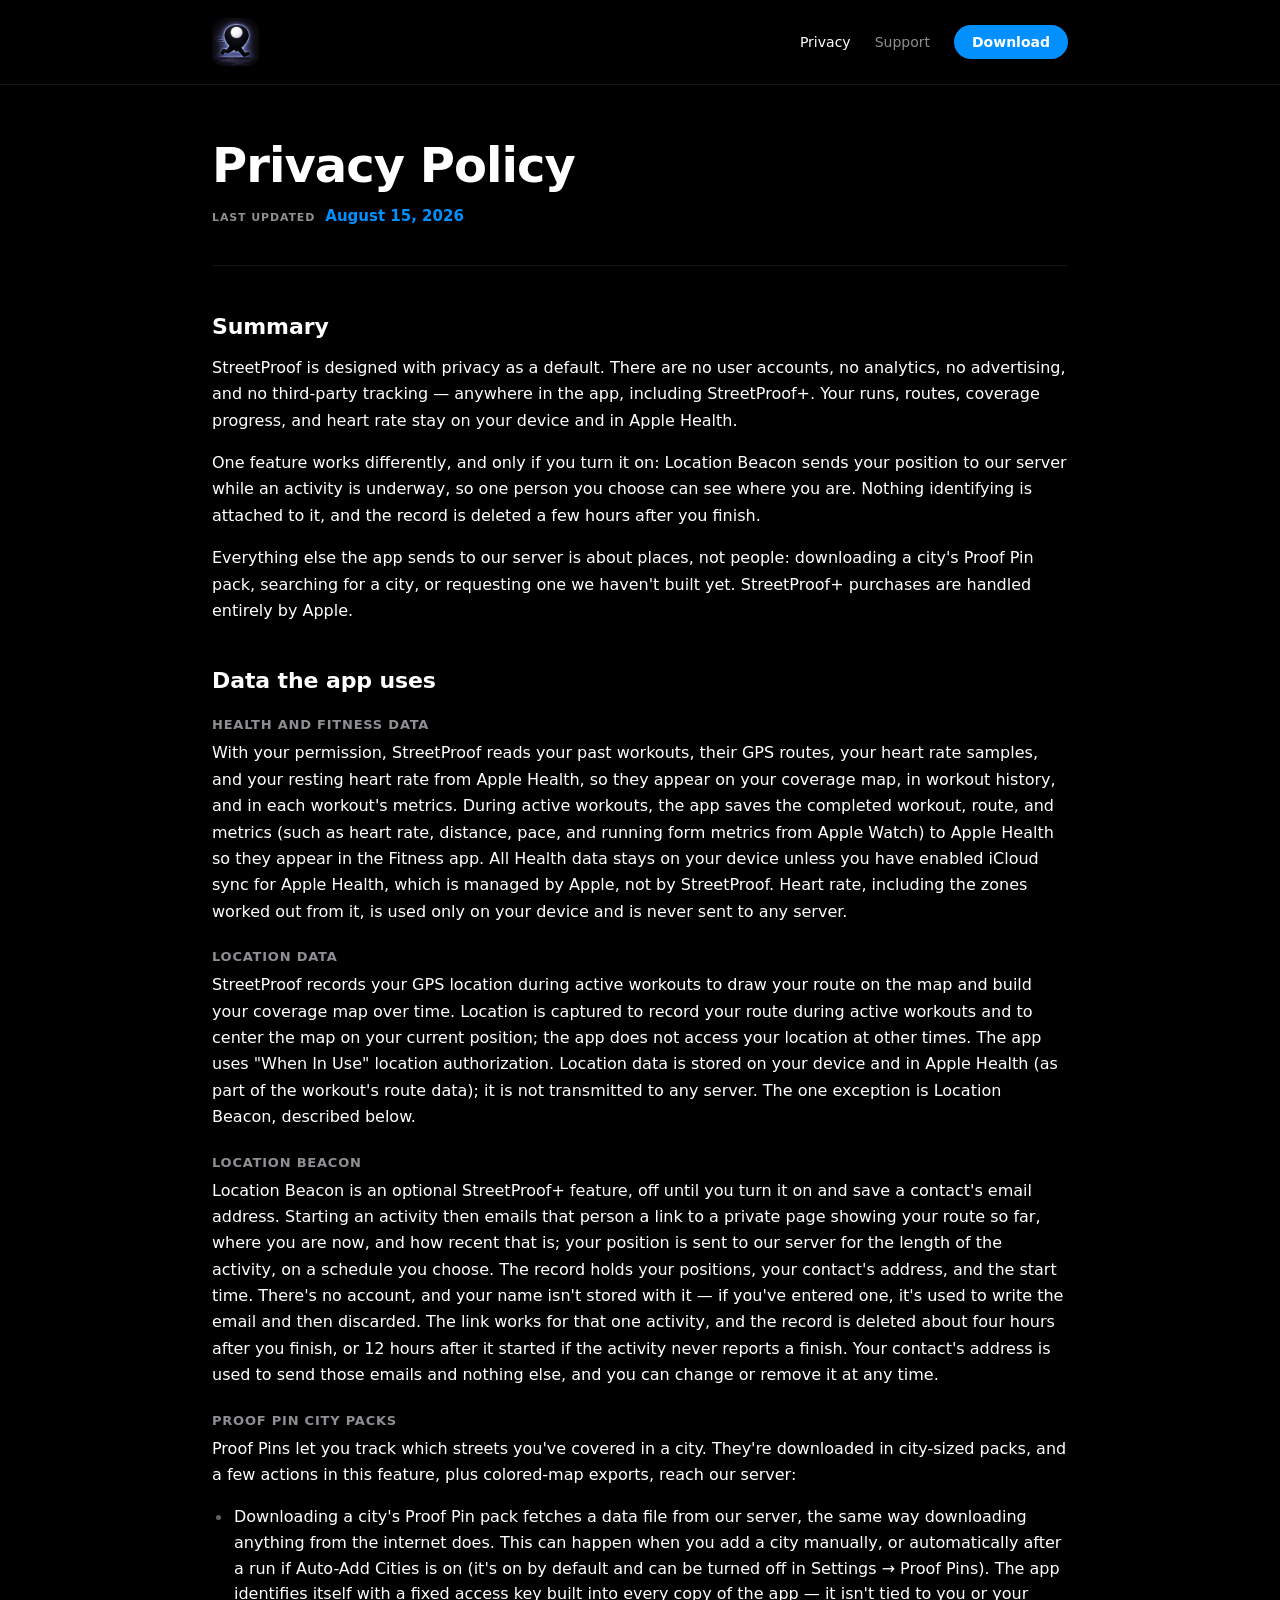
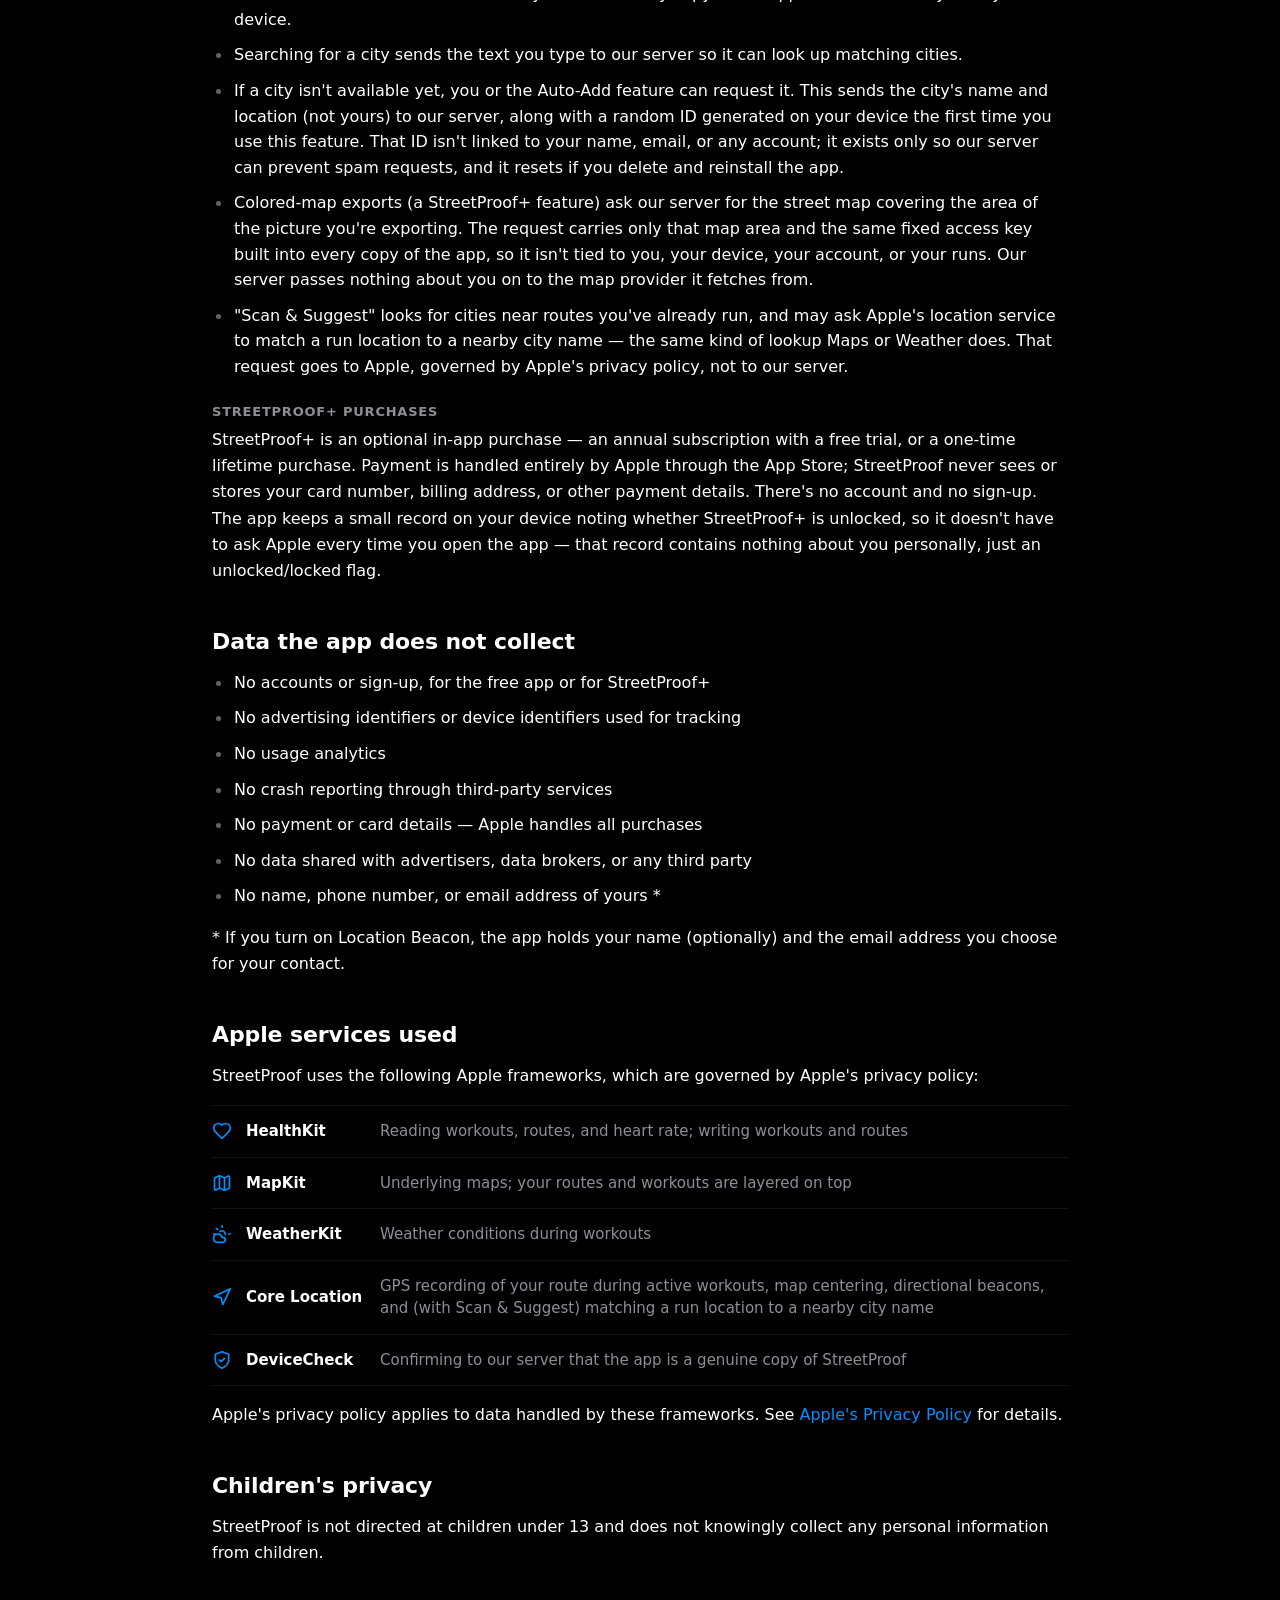
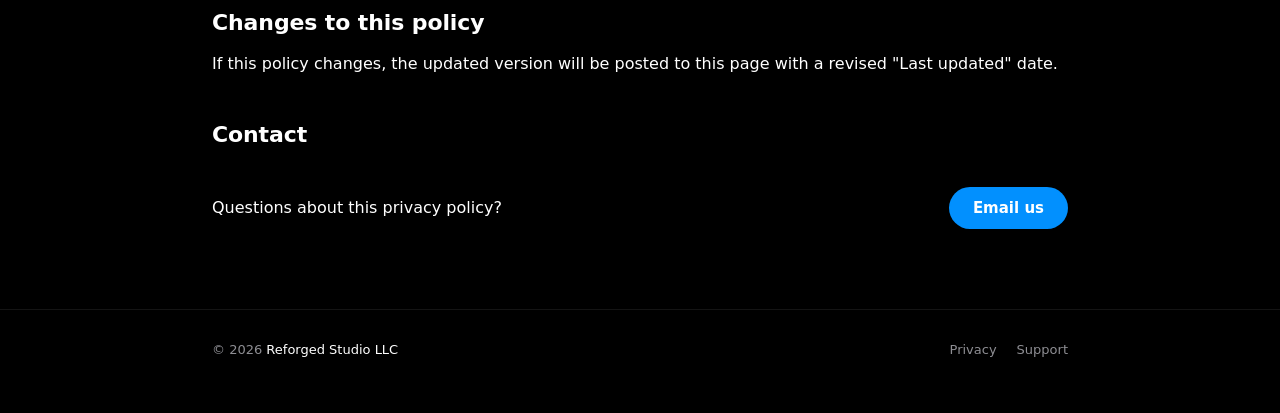
<file: streetproof/privacy.html>
<!doctype html>
<html lang="en">
<head>
<meta charset="utf-8" />
<meta name="viewport" content="width=device-width, initial-scale=1" />
<link rel="icon" type="image/png" href="/streetproof/favicon.png" />
<title>Privacy Policy — StreetProof</title>
<style>
  :root {
    --sp-black: #000000;
    --sp-surface: #1C1C1E;
    --sp-surface-2: #2C2C2E;
    --sp-hairline: rgba(255, 255, 255, 0.08);
    --sp-text: #FFFFFF;
    --sp-text-secondary: #8E8E93;
    --sp-text-tertiary: #636366;
    --sp-blue: #0290FE;
    --sp-blue-pressed: #0277D4;
    --sp-radius-sm: 8px;
    --sp-radius-md: 12px;
    --sp-radius-lg: 16px;
    --sp-radius-xl: 28px;
    --sp-radius-full: 9999px;
    --sp-font: "SF Pro Display", "SF Pro", -apple-system, BlinkMacSystemFont,
               "Inter Tight", "Segoe UI", system-ui, sans-serif;
  }

  * { box-sizing: border-box; margin: 0; padding: 0; }

  html, body {
    background: var(--sp-black);
    color: var(--sp-text);
    font-family: var(--sp-font);
    font-variant-numeric: tabular-nums;
    -webkit-font-smoothing: antialiased;
    min-height: 100vh;
  }

  a { color: var(--sp-blue); text-decoration: none; transition: color 150ms ease; }
  a:hover { color: var(--sp-blue-pressed); }

  .container { max-width: 920px; margin: 0 auto; padding: 0 32px; }
  .container-wide { max-width: 920px; margin: 0 auto; padding: 0 32px; }

  /* Unified nav */
  .site-header { border-bottom: 1px solid var(--sp-hairline); padding: 18px 0; }
  .site-header .container-wide { display: flex; align-items: center; justify-content: space-between; }
  .nav-icon { display: flex; align-items: center; }
  .nav-icon img { width: 48px; height: 48px; border-radius: 11px; display: block; }
  .nav-links { display: flex; gap: 24px; align-items: center; }
  .nav-links a { color: var(--sp-text-secondary); font-size: 14px; font-weight: 500; }
  .nav-links a:hover { color: var(--sp-text); }
  .nav-links a.active { color: var(--sp-text); }
  .nav-links a.cta { background: var(--sp-blue); color: #fff; font-weight: 600; padding: 9px 18px; border-radius: var(--sp-radius-full); }
  .nav-links a.cta:hover { background: var(--sp-blue-pressed); color: #fff; }

  /* Title block */
  .title-block {
    padding: 56px 0 40px;
    border-bottom: 1px solid var(--sp-hairline);
    margin-bottom: 48px;
  }
  .title-block h1 {
    font-size: 48px; font-weight: 700; letter-spacing: -0.02em;
    line-height: 1.04; margin-bottom: 16px;
  }
  .title-meta { display: flex; align-items: baseline; gap: 10px; }
  .title-meta .label {
    font-size: 11px; font-weight: 600; letter-spacing: 0.08em;
    text-transform: uppercase; color: var(--sp-text-secondary);
  }
  .title-meta .value { font-size: 15px; font-weight: 600; color: var(--sp-blue); }

  /* Sections — option 2: prominent white H2, grey uppercase H3 */
  .section { margin-bottom: 44px; }
  .section h2 {
    font-size: 22px; font-weight: 700; letter-spacing: -0.005em; margin-bottom: 16px;
  }
  .section h3 {
    font-size: 13px; font-weight: 600; letter-spacing: 0.06em;
    text-transform: uppercase; color: var(--sp-text-secondary);
    margin-top: 24px; margin-bottom: 8px;
  }
  .section p {
    font-size: 16px; line-height: 1.65; margin-bottom: 16px; color: var(--sp-text);
  }
  .section p:last-child { margin-bottom: 0; }

  /* Plain bullets */
  .section ul { list-style: none; padding: 0; margin: 16px 0 0; }
  .section ul li {
    font-size: 16px; line-height: 1.6; color: var(--sp-text);
    padding-left: 22px; position: relative; margin-bottom: 10px;
  }
  .section ul li:last-child { margin-bottom: 0; }
  .section ul li::before {
    content: ""; position: absolute; left: 4px; top: 11px;
    width: 5px; height: 5px; background: var(--sp-text-tertiary); border-radius: 50%;
  }

  /* Apple services — inline icon list */
  .svc-list { margin: 16px 0 0; }
  .svc-item {
    display: flex; gap: 14px; align-items: center; padding: 14px 0;
    border-top: 1px solid var(--sp-hairline);
  }
  .svc-item:last-child { border-bottom: 1px solid var(--sp-hairline); }
  .svc-ico { color: var(--sp-blue); flex-shrink: 0; display: flex; }
  .svc-ico svg { width: 20px; height: 20px; display: block; }
  .svc-name { font-size: 15px; font-weight: 600; color: var(--sp-text); flex: 0 0 120px; }
  .svc-desc { font-size: 15px; color: var(--sp-text-secondary); line-height: 1.5; }

  /* Contact */
  .contact-row {
    display: flex; align-items: center; justify-content: space-between;
    gap: 16px; flex-wrap: wrap; padding: 24px 0 0;
  }
  .contact-row .text { font-size: 16px; color: var(--sp-text); }
  .contact-btn {
    background: var(--sp-blue); color: #fff; font-size: 15px; font-weight: 600;
    padding: 12px 24px; border-radius: var(--sp-radius-xl); transition: all 150ms ease;
  }
  .contact-btn:hover { background: var(--sp-blue-pressed); color: #fff; box-shadow: 0 8px 24px -8px rgba(2, 144, 254, 0.45); }

  /* Footer */
  .site-footer { border-top: 1px solid var(--sp-hairline); margin-top: 80px; padding: 32px 0 56px; }
  .site-footer .container-wide { display: flex; justify-content: space-between; align-items: center; flex-wrap: wrap; gap: 12px; }
  .footer-attr { font-size: 13px; color: var(--sp-text-secondary); }
  .footer-attr a { color: var(--sp-text); font-weight: 500; }
  .footer-attr a:hover { color: var(--sp-blue); }
  .footer-links { display: flex; gap: 20px; }
  .footer-links a { font-size: 13px; color: var(--sp-text-secondary); }
  .footer-links a:hover { color: var(--sp-text); }

  /* Reveal */
  .reveal { opacity: 0; transform: translateY(8px); animation: reveal 400ms ease-out forwards; }
  .reveal:nth-child(1){animation-delay:40ms;}.reveal:nth-child(2){animation-delay:100ms;}
  .reveal:nth-child(3){animation-delay:160ms;}.reveal:nth-child(4){animation-delay:220ms;}
  .reveal:nth-child(5){animation-delay:280ms;}.reveal:nth-child(6){animation-delay:340ms;}
  .reveal:nth-child(7){animation-delay:400ms;}.reveal:nth-child(8){animation-delay:460ms;}
  .reveal:nth-child(9){animation-delay:520ms;}
  @keyframes reveal { to { opacity: 1; transform: translateY(0); } }

  @media (max-width: 600px) {
    .title-block { padding: 36px 0 28px; }
    .title-block h1 { font-size: 34px; }
    .svc-item { flex-direction: column; align-items: flex-start; gap: 4px; }
    .svc-name { flex-basis: auto; }
    .svc-ico { margin-bottom: 2px; }
    .contact-row { flex-direction: column; align-items: flex-start; }
    .nav-links { gap: 16px; }
  }
</style>
</head>
<body>

  <header class="site-header">
    <div class="container-wide">
      <a class="nav-icon" href="/streetproof"><img src="/streetproof/streetproof-icon-dark.png" alt="StreetProof" /></a>
      <nav class="nav-links">
        <a href="/streetproof/privacy" class="active">Privacy</a>
        <a href="/streetproof/support">Support</a>
        <a href="https://apps.apple.com/us/app/streetproof/id6764345712" class="cta">Download</a>
      </nav>
    </div>
  </header>

  <main class="container">

    <div class="title-block">
      <h1>Privacy Policy</h1>
      <div class="title-meta">
        <span class="label">Last updated</span>
        <span class="value">August 15, 2026</span>
      </div>
    </div>

    <section class="section reveal">
      <h2>Summary</h2>
      <p>StreetProof is designed with privacy as a default. There are no user accounts, no analytics, no advertising, and no third-party tracking — anywhere in the app, including StreetProof+. Your runs, routes, coverage progress, and heart rate stay on your device and in Apple Health.</p>
      <p>One feature works differently, and only if you turn it on: Location Beacon sends your position to our server while an activity is underway, so one person you choose can see where you are. Nothing identifying is attached to it, and the record is deleted a few hours after you finish.</p>
      <p>Everything else the app sends to our server is about places, not people: downloading a city's Proof Pin pack, searching for a city, or requesting one we haven't built yet. StreetProof+ purchases are handled entirely by Apple.</p>
    </section>

    <section class="section reveal">
      <h2>Data the app uses</h2>
      <h3>Health and fitness data</h3>
      <p>With your permission, StreetProof reads your past workouts, their GPS routes, your heart rate samples, and your resting heart rate from Apple Health, so they appear on your coverage map, in workout history, and in each workout's metrics. During active workouts, the app saves the completed workout, route, and metrics (such as heart rate, distance, pace, and running form metrics from Apple Watch) to Apple Health so they appear in the Fitness app. All Health data stays on your device unless you have enabled iCloud sync for Apple Health, which is managed by Apple, not by StreetProof. Heart rate, including the zones worked out from it, is used only on your device and is never sent to any server.</p>
      <h3>Location data</h3>
      <p>StreetProof records your GPS location during active workouts to draw your route on the map and build your coverage map over time. Location is captured to record your route during active workouts and to center the map on your current position; the app does not access your location at other times. The app uses "When In Use" location authorization. Location data is stored on your device and in Apple Health (as part of the workout's route data); it is not transmitted to any server. The one exception is Location Beacon, described below.</p>
      <h3>Location Beacon</h3>
      <p>Location Beacon is an optional StreetProof+ feature, off until you turn it on and save a contact's email address. Starting an activity then emails that person a link to a private page showing your route so far, where you are now, and how recent that is; your position is sent to our server for the length of the activity, on a schedule you choose. The record holds your positions, your contact's address, and the start time. There's no account, and your name isn't stored with it — if you've entered one, it's used to write the email and then discarded. The link works for that one activity, and the record is deleted about four hours after you finish, or 12 hours after it started if the activity never reports a finish. Your contact's address is used to send those emails and nothing else, and you can change or remove it at any time.</p>
      <h3>Proof Pin city packs</h3>
      <p>Proof Pins let you track which streets you've covered in a city. They're downloaded in city-sized packs, and a few actions in this feature, plus colored-map exports, reach our server:</p>
      <ul>
        <li>Downloading a city's Proof Pin pack fetches a data file from our server, the same way downloading anything from the internet does. This can happen when you add a city manually, or automatically after a run if Auto-Add Cities is on (it's on by default and can be turned off in Settings → Proof Pins). The app identifies itself with a fixed access key built into every copy of the app — it isn't tied to you or your device.</li>
        <li>Searching for a city sends the text you type to our server so it can look up matching cities.</li>
        <li>If a city isn't available yet, you or the Auto-Add feature can request it. This sends the city's name and location (not yours) to our server, along with a random ID generated on your device the first time you use this feature. That ID isn't linked to your name, email, or any account; it exists only so our server can prevent spam requests, and it resets if you delete and reinstall the app.</li>
        <li>Colored-map exports (a StreetProof+ feature) ask our server for the street map covering the area of the picture you're exporting. The request carries only that map area and the same fixed access key built into every copy of the app, so it isn't tied to you, your device, your account, or your runs. Our server passes nothing about you on to the map provider it fetches from.</li>
        <li>"Scan & Suggest" looks for cities near routes you've already run, and may ask Apple's location service to match a run location to a nearby city name — the same kind of lookup Maps or Weather does. That request goes to Apple, governed by Apple's privacy policy, not to our server.</li>
      </ul>
      <h3>StreetProof+ purchases</h3>
      <p>StreetProof+ is an optional in-app purchase — an annual subscription with a free trial, or a one-time lifetime purchase. Payment is handled entirely by Apple through the App Store; StreetProof never sees or stores your card number, billing address, or other payment details. There's no account and no sign-up. The app keeps a small record on your device noting whether StreetProof+ is unlocked, so it doesn't have to ask Apple every time you open the app — that record contains nothing about you personally, just an unlocked/locked flag.</p>
    </section>

    <section class="section reveal">
      <h2>Data the app does not collect</h2>
      <ul>
        <li>No accounts or sign-up, for the free app or for StreetProof+</li>
        <li>No advertising identifiers or device identifiers used for tracking</li>
        <li>No usage analytics</li>
        <li>No crash reporting through third-party services</li>
        <li>No payment or card details — Apple handles all purchases</li>
        <li>No data shared with advertisers, data brokers, or any third party</li>
        <li>No name, phone number, or email address of yours *</li>
      </ul>
      <p style="margin-top:16px;">* If you turn on Location Beacon, the app holds your name (optionally) and the email address you choose for your contact.</p>
    </section>

    <section class="section reveal">
      <h2>Apple services used</h2>
      <p>StreetProof uses the following Apple frameworks, which are governed by Apple's privacy policy:</p>
      <div class="svc-list">
        <div class="svc-item">
          <span class="svc-ico"><svg viewBox="0 0 24 24" fill="none" stroke="currentColor" stroke-width="2" stroke-linecap="round" stroke-linejoin="round"><path d="M19 14c1.49-1.46 3-3.21 3-5.5A5.5 5.5 0 0 0 16.5 3c-1.76 0-3 .5-4.5 2-1.5-1.5-2.74-2-4.5-2A5.5 5.5 0 0 0 2 8.5c0 2.29 1.51 4.04 3 5.5l7 7Z"/></svg></span>
          <span class="svc-name">HealthKit</span>
          <span class="svc-desc">Reading workouts, routes, and heart rate; writing workouts and routes</span>
        </div>
        <div class="svc-item">
          <span class="svc-ico"><svg viewBox="0 0 24 24" fill="none" stroke="currentColor" stroke-width="2" stroke-linecap="round" stroke-linejoin="round"><path d="M14.106 5.553a2 2 0 0 0 1.788 0l3.659-1.83A1 1 0 0 1 21 4.619v12.764a1 1 0 0 1-.553.894l-4.553 2.277a2 2 0 0 1-1.788 0l-4.212-2.106a2 2 0 0 0-1.788 0l-3.659 1.83A1 1 0 0 1 3 19.381V6.618a1 1 0 0 1 .553-.894l4.553-2.277a2 2 0 0 1 1.788 0zM15 5.764v15M9 3.236v15"/></svg></span>
          <span class="svc-name">MapKit</span>
          <span class="svc-desc">Underlying maps; your routes and workouts are layered on top</span>
        </div>
        <div class="svc-item">
          <span class="svc-ico"><svg viewBox="0 0 24 24" fill="none" stroke="currentColor" stroke-width="2" stroke-linecap="round" stroke-linejoin="round"><path d="M12 2v2M5.22 5.22l1.42 1.42M2 12h2M20 12h2M15.97 12.5A4 4 0 0 0 9.5 9M13 22H7a5 5 0 1 1 4.9-6h1.1a3 3 0 0 1 0 6Z"/></svg></span>
          <span class="svc-name">WeatherKit</span>
          <span class="svc-desc">Weather conditions during workouts</span>
        </div>
        <div class="svc-item">
          <span class="svc-ico"><svg viewBox="0 0 24 24" fill="none" stroke="currentColor" stroke-width="2" stroke-linecap="round" stroke-linejoin="round"><path d="M3 11l19-9-9 19-2-8-8-2z"/></svg></span>
          <span class="svc-name">Core Location</span>
          <span class="svc-desc">GPS recording of your route during active workouts, map centering, directional beacons, and (with Scan & Suggest) matching a run location to a nearby city name</span>
        </div>
        <div class="svc-item">
          <span class="svc-ico"><svg viewBox="0 0 24 24" fill="none" stroke="currentColor" stroke-width="2" stroke-linecap="round" stroke-linejoin="round"><path d="M12 22s8-4 8-10V5l-8-3-8 3v7c0 6 8 10 8 10Z"/><path d="m9 12 2 2 4-4"/></svg></span>
          <span class="svc-name">DeviceCheck</span>
          <span class="svc-desc">Confirming to our server that the app is a genuine copy of StreetProof</span>
        </div>
      </div>
      <p style="margin-top:16px;">Apple's privacy policy applies to data handled by these frameworks. See <a href="https://www.apple.com/legal/privacy/">Apple's Privacy Policy</a> for details.</p>
    </section>

    <section class="section reveal">
      <h2>Children's privacy</h2>
      <p>StreetProof is not directed at children under 13 and does not knowingly collect any personal information from children.</p>
    </section>

    <section class="section reveal">
      <h2>Changes to this policy</h2>
      <p>If this policy changes, the updated version will be posted to this page with a revised "Last updated" date.</p>
    </section>

    <section class="section reveal">
      <h2>Contact</h2>
      <div class="contact-row">
        <div class="text">Questions about this privacy policy?</div>
        <a href="mailto:hello@reforged.studio" class="contact-btn">Email us</a>
      </div>
    </section>

  </main>

  <footer class="site-footer">
    <div class="container-wide">
      <div class="footer-attr">© 2026 <a href="https://reforged.studio">Reforged Studio LLC</a></div>
      <div class="footer-links">
        <a href="/streetproof/privacy">Privacy</a>
        <a href="/streetproof/support">Support</a>
      </div>
    </div>
  </footer>

</body>
</html>
</file>
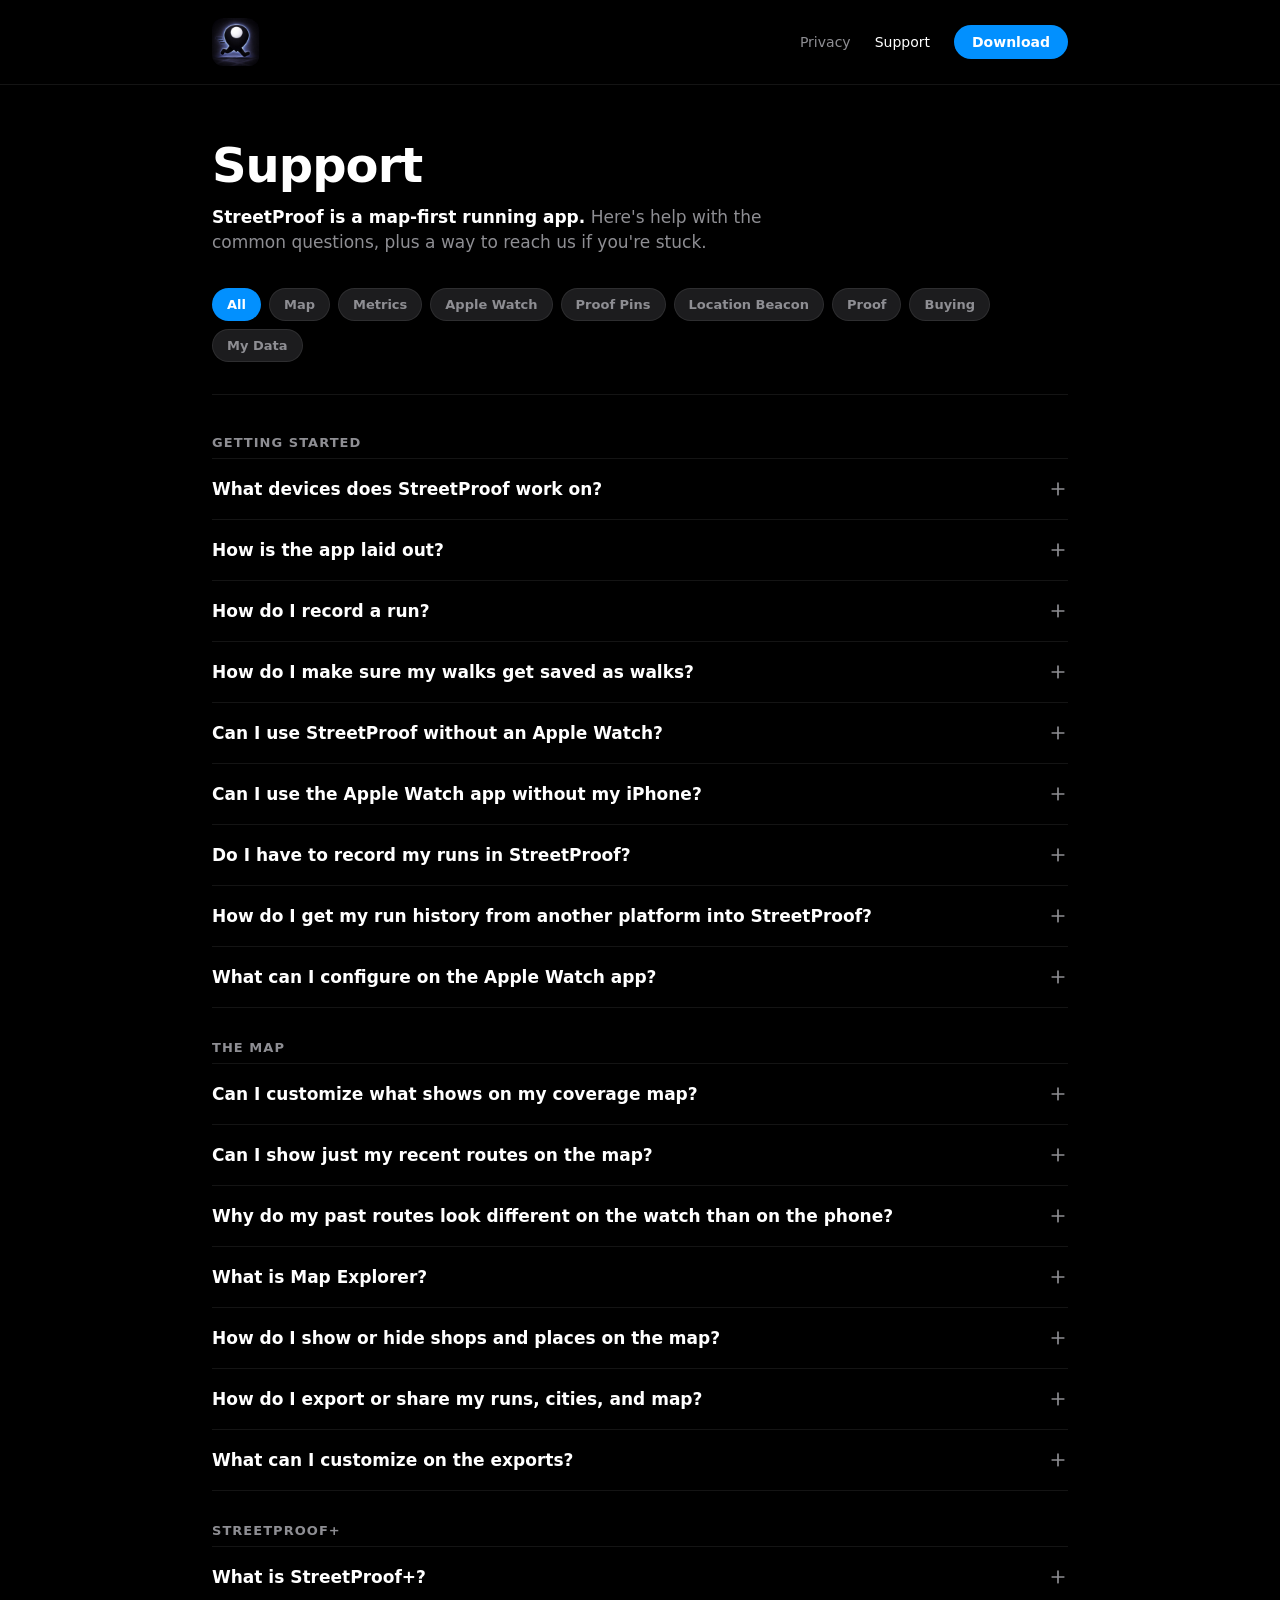
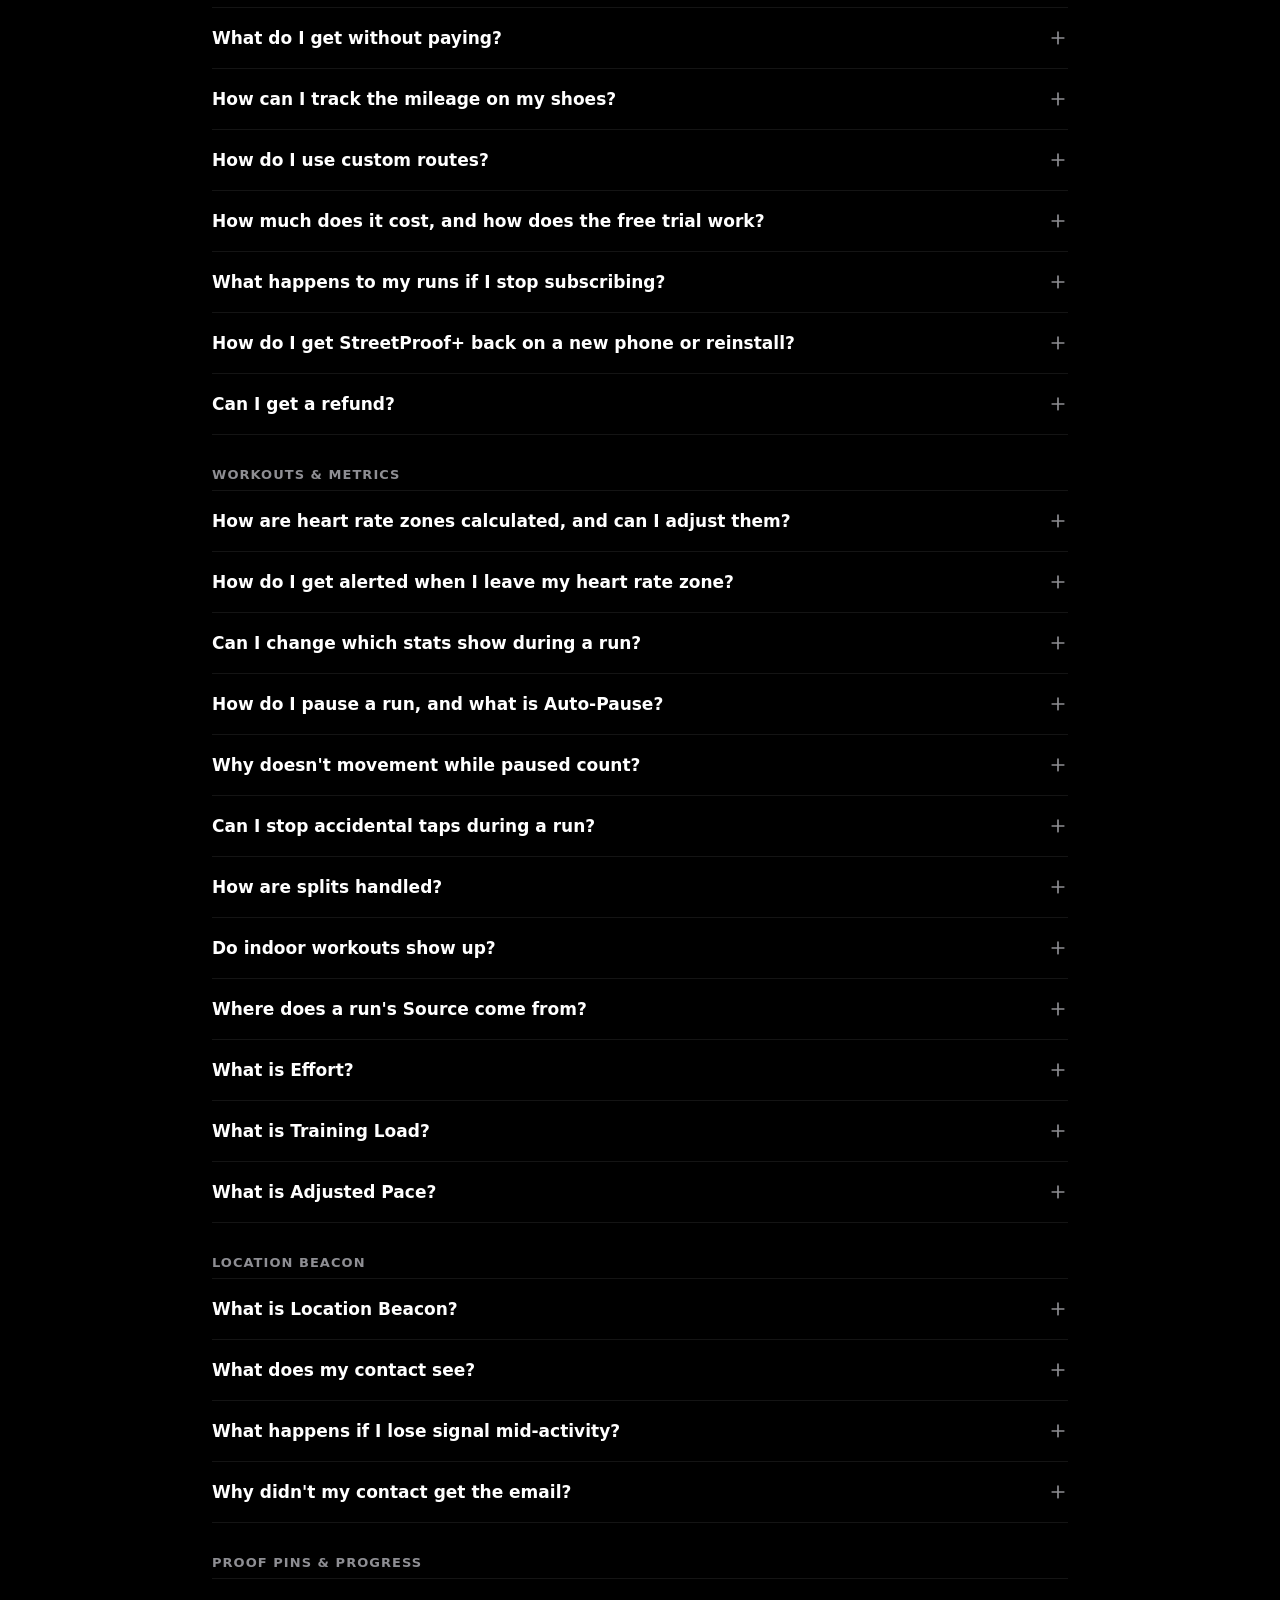
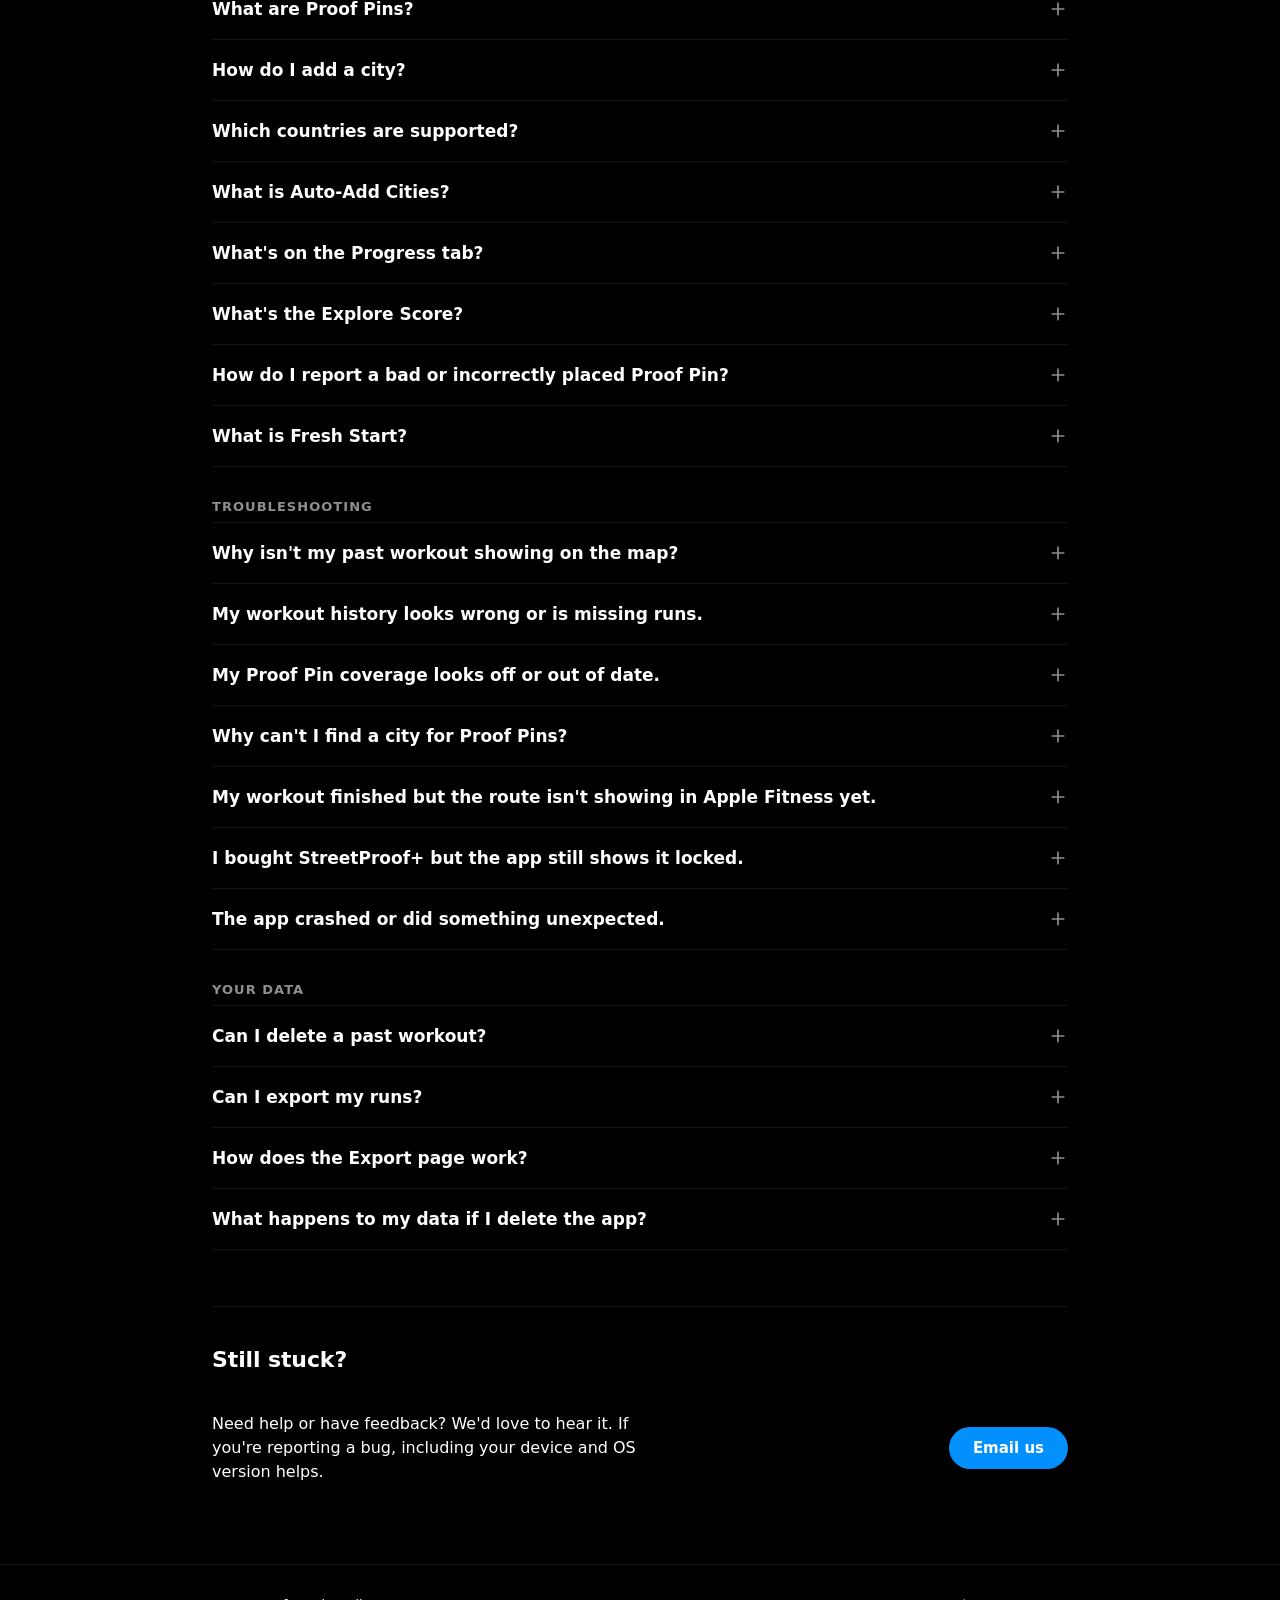
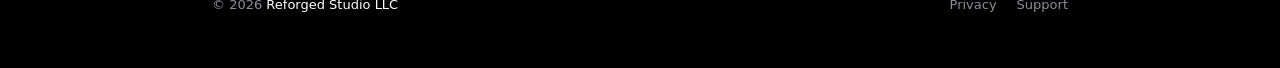
<file: streetproof/support.html>
<!doctype html>
<html lang="en">
<head>
<meta charset="utf-8" />
<meta name="viewport" content="width=device-width, initial-scale=1" />
<link rel="icon" type="image/png" href="/streetproof/favicon.png" />
<title>Support — StreetProof</title>
<style>
  :root {
    --sp-black: #000000;
    --sp-surface: #1C1C1E;
    --sp-surface-2: #2C2C2E;
    --sp-hairline: rgba(255, 255, 255, 0.08);
    --sp-text: #FFFFFF;
    --sp-text-secondary: #8E8E93;
    --sp-text-tertiary: #636366;
    --sp-blue: #0290FE;
    --sp-blue-pressed: #0277D4;
    --sp-route-green: #4EE34C;
    --sp-route-missing: #FF3B30;
    --sp-pin-yellow: #FFCC00;
    --sp-radius-sm: 8px;
    --sp-radius-md: 12px;
    --sp-radius-lg: 16px;
    --sp-radius-xl: 28px;
    --sp-radius-full: 9999px;
    --sp-font: "SF Pro Display", "SF Pro", -apple-system, BlinkMacSystemFont,
               "Inter Tight", "Segoe UI", system-ui, sans-serif;
  }

  * { box-sizing: border-box; margin: 0; padding: 0; }

  html, body {
    background: var(--sp-black);
    color: var(--sp-text);
    font-family: var(--sp-font);
    font-variant-numeric: tabular-nums;
    -webkit-font-smoothing: antialiased;
    min-height: 100vh;
  }

  a { color: var(--sp-blue); text-decoration: none; transition: color 150ms ease; }
  a:hover { color: var(--sp-blue-pressed); }

  .container { max-width: 920px; margin: 0 auto; padding: 0 32px; }
  .container-wide { max-width: 920px; margin: 0 auto; padding: 0 32px; }

  /* Unified nav */
  .site-header { border-bottom: 1px solid var(--sp-hairline); padding: 18px 0; }
  .site-header .container-wide { display: flex; align-items: center; justify-content: space-between; }
  .nav-icon { display: flex; align-items: center; }
  .nav-icon img { width: 48px; height: 48px; border-radius: 11px; display: block; }
  .nav-links { display: flex; gap: 24px; align-items: center; }
  .nav-links a { color: var(--sp-text-secondary); font-size: 14px; font-weight: 500; }
  .nav-links a:hover { color: var(--sp-text); }
  .nav-links a.active { color: var(--sp-text); }
  .nav-links a.cta { background: var(--sp-blue); color: #fff; font-weight: 600; padding: 9px 18px; border-radius: var(--sp-radius-full); }
  .nav-links a.cta:hover { background: var(--sp-blue-pressed); color: #fff; }

  /* Title block */
  .title-block {
    padding: 56px 0 32px;
  }
  .title-block h1 { font-size: 48px; font-weight: 700; letter-spacing: -0.02em; line-height: 1.04; margin-bottom: 14px; }
  .title-block .intro { font-size: 17px; line-height: 1.5; color: var(--sp-text-secondary); max-width: 560px; }
  .title-block .intro strong { color: var(--sp-text); font-weight: 600; }

  /* Filter chips */
  .filter-bar {
    display: flex; gap: 8px; flex-wrap: wrap;
    padding: 0 0 32px; margin-bottom: 40px;
    border-bottom: 1px solid var(--sp-hairline);
  }
  .filter-chip {
    background: var(--sp-surface); color: var(--sp-text-secondary);
    border: 1px solid var(--sp-hairline); font-family: inherit;
    font-size: 13px; font-weight: 600; padding: 8px 14px;
    border-radius: var(--sp-radius-full); cursor: pointer;
    transition: color 150ms ease, background 150ms ease;
  }
  .filter-chip:hover { color: var(--sp-text); }
  .filter-chip.active { background: var(--sp-blue); border-color: transparent; color: #fff; }

  /* Section heading */
  .section-heading {
    font-size: 13px; font-weight: 600; letter-spacing: 0.08em;
    text-transform: uppercase; color: var(--sp-text-secondary);
    margin: 32px 0 8px;
  }
  .faq-section:first-of-type .section-heading { margin-top: 8px; }

  /* FAQ */
  .faq { border-top: 1px solid var(--sp-hairline); }
  .faq-item { border-bottom: 1px solid var(--sp-hairline); }
  .faq-question {
    width: 100%; background: transparent; border: none; color: var(--sp-text);
    font-family: inherit; font-size: 17px; font-weight: 600; text-align: left;
    padding: 20px 0; cursor: pointer; display: flex; align-items: center;
    justify-content: space-between; gap: 16px; transition: color 150ms ease;
  }
  .faq-question:hover { color: var(--sp-blue); }
  .faq-icon {
    width: 20px; height: 20px; color: var(--sp-text-secondary);
    transition: transform 200ms ease, color 150ms ease; flex-shrink: 0;
  }
  .faq-item.open .faq-icon { transform: rotate(45deg); color: var(--sp-blue); }
  .faq-answer { max-height: 0; overflow: hidden; transition: max-height 300ms ease; }
  .faq-item.open .faq-answer { max-height: 1600px; }
  .faq-answer-inner { padding: 0 0 24px; font-size: 16px; line-height: 1.65; color: var(--sp-text); }
  .faq-answer-inner p { margin-bottom: 12px; }
  .faq-answer-inner p:last-child { margin-bottom: 0; }
  .faq-answer-inner em { color: var(--sp-text); font-style: italic; font-weight: 500; }
  .faq-answer-inner ul { margin: 0 0 12px 20px; }
  .faq-answer-inner li { margin-bottom: 8px; }
  .faq-answer-inner li:last-child { margin-bottom: 0; }

  /* Contact — identical pattern to privacy */
  .contact-section { margin-top: 56px; padding-top: 40px; border-top: 1px solid var(--sp-hairline); }
  .contact-section h2 { font-size: 22px; font-weight: 700; letter-spacing: -0.005em; margin-bottom: 16px; }
  .contact-row {
    display: flex; align-items: center; justify-content: space-between;
    gap: 16px; flex-wrap: wrap; padding: 24px 0 0;
  }
  .contact-row .text { font-size: 16px; color: var(--sp-text); max-width: 460px; line-height: 1.5; }
  .contact-btn {
    background: var(--sp-blue); color: #fff; font-size: 15px; font-weight: 600;
    padding: 12px 24px; border-radius: var(--sp-radius-xl); transition: all 150ms ease; white-space: nowrap;
  }
  .contact-btn:hover { background: var(--sp-blue-pressed); color: #fff; box-shadow: 0 8px 24px -8px rgba(2, 144, 254, 0.45); }

  /* Footer */
  .site-footer { border-top: 1px solid var(--sp-hairline); margin-top: 80px; padding: 32px 0 56px; }
  .site-footer .container-wide { display: flex; justify-content: space-between; align-items: center; flex-wrap: wrap; gap: 12px; }
  .footer-attr { font-size: 13px; color: var(--sp-text-secondary); }
  .footer-attr a { color: var(--sp-text); font-weight: 500; }
  .footer-attr a:hover { color: var(--sp-blue); }
  .footer-links { display: flex; gap: 20px; }
  .footer-links a { font-size: 13px; color: var(--sp-text-secondary); }
  .footer-links a:hover { color: var(--sp-text); }

  @media (max-width: 600px) {
    .title-block { padding: 36px 0 24px; }
    .title-block h1 { font-size: 34px; }
    .contact-row { flex-direction: column; align-items: flex-start; }
    .nav-links { gap: 16px; }
  }
</style>
</head>
<body>

  <header class="site-header">
    <div class="container-wide">
      <a class="nav-icon" href="/streetproof"><img src="/streetproof/streetproof-icon-dark.png" alt="StreetProof" /></a>
      <nav class="nav-links">
        <a href="/streetproof/privacy">Privacy</a>
        <a href="/streetproof/support" class="active">Support</a>
        <a href="https://apps.apple.com/us/app/streetproof/id6764345712" class="cta">Download</a>
      </nav>
    </div>
  </header>

  <main class="container">

    <div class="title-block">
      <h1>Support</h1>
      <p class="intro"><strong>StreetProof is a map-first running app.</strong> Here's help with the common questions, plus a way to reach us if you're stuck.</p>
    </div>

    <div class="filter-bar" role="tablist" aria-label="Filter questions by topic">
      <button class="filter-chip active" data-filter="all">All</button>
      <button class="filter-chip" data-filter="map">Map</button>
      <button class="filter-chip" data-filter="metrics">Metrics</button>
      <button class="filter-chip" data-filter="apple-watch">Apple Watch</button>
      <button class="filter-chip" data-filter="proof-pins">Proof Pins</button>
      <button class="filter-chip" data-filter="location-beacon">Location Beacon</button>
      <button class="filter-chip" data-filter="proof">Proof</button>
      <button class="filter-chip" data-filter="buying">Buying</button>
      <button class="filter-chip" data-filter="my-data">My Data</button>
    </div>

    <section class="faq-section">
      <div class="section-heading">Getting started</div>
      <div class="faq">
        <div class="faq-item" data-tags="">
          <button class="faq-question"><span>What devices does StreetProof work on?</span><svg class="faq-icon" viewBox="0 0 24 24" fill="none" stroke="currentColor" stroke-width="2" stroke-linecap="round"><path d="M12 5v14M5 12h14"/></svg></button>
          <div class="faq-answer"><div class="faq-answer-inner"><p>StreetProof runs on iPhone, with an optional Apple Watch app. There's no Android or web version at this time.</p></div></div>
        </div>
        <div class="faq-item" data-tags="map">
          <button class="faq-question"><span>How is the app laid out?</span><svg class="faq-icon" viewBox="0 0 24 24" fill="none" stroke="currentColor" stroke-width="2" stroke-linecap="round"><path d="M12 5v14M5 12h14"/></svg></button>
          <div class="faq-answer"><div class="faq-answer-inner">
            <p>Four tabs along the bottom: <em>Map</em>, <em>History</em>, <em>Progress</em> and <em>Menu</em>.</p>
            <ul>
              <li><em>Map</em>: every route you've run. Layers and Map Explorer are at the top right. On the map, the first tab is the green Run button that starts a run; from any other tab it reads Map and brings you back.</li>
              <li><em>History</em>: every workout as a list or a calendar, with filters, and the Export button for GPX and CSV.</li>
              <li><em>Progress</em>: your Proof Pin coverage, city by city, and the + for adding cities.</li>
              <li><em>Menu</em>: Custom Routes, Shoes and Location Beacon, then Settings and Support.</li>
            </ul>
            <p>Each tab remembers where you left it. During a run the tabs give way to the run controls.</p>
          </div></div>
        </div>
        <div class="faq-item" data-tags="">
          <button class="faq-question"><span>How do I record a run?</span><svg class="faq-icon" viewBox="0 0 24 24" fill="none" stroke="currentColor" stroke-width="2" stroke-linecap="round"><path d="M12 5v14M5 12h14"/></svg></button>
          <div class="faq-answer"><div class="faq-answer-inner">
            <p>On the map, tap the green <em>Run</em> button, then <em>Go</em>. Before you tap Go, the settings button beside it lets you check your activity, your in-run metrics and Auto-Pause, plus split announcements, Proof Pin Sound and Location Beacon with StreetProof+. Anything you change there is saved to Settings too. Tap &times; to back out.</p>
            <p>During the run, your three chosen stats sit above <em>Pause</em>, <em>End Run</em> and <em>Lock</em>. To finish, tap End Run, then End Run again on the card that asks (or Keep Going).</p>
            <p>When you're done, a card shows the run's distance, time and pace (plus your new pins and your city's progress with StreetProof+), with <em>Proof</em> and <em>Details</em> one tap away. On Apple Watch, tap Start Run on the watch's home screen.</p>
            <p>Recording a workout needs iOS 26 or later. On earlier versions, the app still shows all your history.</p>
          </div></div>
        </div>
        <div class="faq-item" data-tags="">
          <button class="faq-question"><span>How do I make sure my walks get saved as walks?</span><svg class="faq-icon" viewBox="0 0 24 24" fill="none" stroke="currentColor" stroke-width="2" stroke-linecap="round"><path d="M12 5v14M5 12h14"/></svg></button>
          <div class="faq-answer"><div class="faq-answer-inner">
            <p>Open <em>Menu &rarr; Settings</em> and set Default Activity to Walking before you start, or switch Activity to Walk in the run bar's settings before you tap Go. Every workout you record after that will be saved as a walk until you change the setting back.</p>
            <p>The default is Running, so if you switch back and forth between running and walking, remember to update this setting each time you change activities.</p>
          </div></div>
        </div>
        <div class="faq-item" data-tags="apple-watch">
          <button class="faq-question"><span>Can I use StreetProof without an Apple Watch?</span><svg class="faq-icon" viewBox="0 0 24 24" fill="none" stroke="currentColor" stroke-width="2" stroke-linecap="round"><path d="M12 5v14M5 12h14"/></svg></button>
          <div class="faq-answer"><div class="faq-answer-inner"><p>Yes. StreetProof works on iPhone alone: start a run, keep your phone with you, and the app records your route. The Apple Watch companion is optional.</p></div></div>
        </div>
        <div class="faq-item" data-tags="apple-watch">
          <button class="faq-question"><span>Can I use the Apple Watch app without my iPhone?</span><svg class="faq-icon" viewBox="0 0 24 24" fill="none" stroke="currentColor" stroke-width="2" stroke-linecap="round"><path d="M12 5v14M5 12h14"/></svg></button>
          <div class="faq-answer"><div class="faq-answer-inner">
            <p>Yes. The Watch app is designed to work independently if you have a cellular Apple Watch, so you can leave your phone at home and still have the full live-map experience on your wrist.</p>
            <p>Without cellular, the Watch still records GPS and syncs to your iPhone when reconnected (so your workout will save fine), but the live map view on the Watch requires either cellular service or your iPhone within range.</p>
          </div></div>
        </div>
        <div class="faq-item" data-tags="my-data proof-pins">
          <button class="faq-question"><span>Do I have to record my runs in StreetProof?</span><svg class="faq-icon" viewBox="0 0 24 24" fill="none" stroke="currentColor" stroke-width="2" stroke-linecap="round"><path d="M12 5v14M5 12h14"/></svg></button>
          <div class="faq-answer"><div class="faq-answer-inner">
            <p>Nope. If you already have a running app you love, keep using it. Any workout with a GPS route that gets saved to Apple Health (whether from Apple Fitness, Strava, Nike Run Club, or anything else) shows up in StreetProof automatically. Your past routes appear on the map, and with StreetProof+ those runs count toward your Proof Pin coverage too.</p>
            <p>Even without recording a single workout in it, StreetProof gives you the full map view of everywhere you've been, your workout history with route visuals, and all the stats and splits from every run.</p>
          </div></div>
        </div>
        <div class="faq-item" data-tags="my-data">
          <button class="faq-question"><span>How do I get my run history from another platform into StreetProof?</span><svg class="faq-icon" viewBox="0 0 24 24" fill="none" stroke="currentColor" stroke-width="2" stroke-linecap="round"><path d="M12 5v14M5 12h14"/></svg></button>
          <div class="faq-answer"><div class="faq-answer-inner">
            <p>Apple Health is StreetProof's data foundation: the app pulls your existing workouts from it and writes new ones back to it. If your current app already saves workouts to Apple Health (many popular running apps do), there's nothing special to do; your runs show up in StreetProof automatically. The steps below are only for history that isn't in Apple Health already.</p>
            <p>If yours isn't, start in your platform's settings or support pages. Most popular workout platforms offer a bulk export of your data, usually as GPX, TCX, and/or FIT files.</p>
            <p>Then let <a href="https://reforged.studio/fitferry/">FitFerry</a> do the heavy lifting. It's our app built for exactly this: bulk import individual files or a whole zip of them straight into Apple Health. Once your history lands there, your past routes show on your map, and with StreetProof+ they count toward your Proof Pin coverage; everything StreetProof has to offer, backed by every run you've ever done.</p>
            <p>Want to take your data elsewhere someday? Both StreetProof+ and FitFerry offer export too, individual and bulk. Your runs are yours.</p>
          </div></div>
        </div>
        <div class="faq-item" data-tags="apple-watch map metrics">
          <button class="faq-question"><span>What can I configure on the Apple Watch app?</span><svg class="faq-icon" viewBox="0 0 24 24" fill="none" stroke="currentColor" stroke-width="2" stroke-linecap="round"><path d="M12 5v14M5 12h14"/></svg></button>
          <div class="faq-answer"><div class="faq-answer-inner">
            <p>Open Settings from the watch app's home screen (the gear). You'll find map layers (past routes and, with StreetProof+, Proof Pins with per-city control), custom routes to show or hide, split notifications (vibrate, an on-screen alert, or spoken with StreetProof+), new-pin alerts and heart rate zone cues with StreetProof+, run display options like starting on the metrics screen or adding distance and time to the map screen, your in-run metric slots, and a Sync Now button to pull the latest from your phone.</p>
          </div></div>
        </div>
      </div>
    </section>

    <section class="faq-section">
      <div class="section-heading">The map</div>
      <div class="faq">
        <div class="faq-item" data-tags="map apple-watch">
          <button class="faq-question"><span>Can I customize what shows on my coverage map?</span><svg class="faq-icon" viewBox="0 0 24 24" fill="none" stroke="currentColor" stroke-width="2" stroke-linecap="round"><path d="M12 5v14M5 12h14"/></svg></button>
          <div class="faq-answer"><div class="faq-answer-inner">
            <p>Yes — tap the Layers button at the top right of the map. The panel has three cards. <em>Map</em> picks the style (Standard, Muted or Satellite) and has the Businesses &amp; Places switch. <em>Routes</em> has Past Routes, which shows or hides your history with one switch, and <em>Multicolor</em> beneath it, which draws each run in its own color instead of one shared route color, so overlapping runs are easy to tell apart. With StreetProof+, the <em>Proof Pins</em> card adds separate switches for uncompleted and completed pins.</p>
            <p>The map shows runs by default. With StreetProof+, <em>Menu &rarr; Settings &rarr; Coverage Activities</em> chooses which activities appear and count: runs, walks and rides. On the free app, walks join your runs once you've set Default Activity to Walking.</p>
            <p>The watch has its own set of layer switches in its Settings, so you can run a clean map on your wrist and a full one on your phone.</p>
          </div></div>
        </div>
        <div class="faq-item" data-tags="map">
          <button class="faq-question"><span>Can I show just my recent routes on the map?</span><svg class="faq-icon" viewBox="0 0 24 24" fill="none" stroke="currentColor" stroke-width="2" stroke-linecap="round"><path d="M12 5v14M5 12h14"/></svg></button>
          <div class="faq-answer"><div class="faq-answer-inner">
            <p>Yes. In the map's layers panel, <em>Filter by Date</em> shows the last 30 days, this year, the last 12 months, or a custom range you pick — it changes what's drawn on the map, never what counts toward coverage.</p>
            <p>When a date filter is active, the map's Layers button fills in blue with a white ring, so you'll never wonder where your routes went.</p>
          </div></div>
        </div>
        <div class="faq-item" data-tags="map apple-watch">
          <button class="faq-question"><span>Why do my past routes look different on the watch than on the phone?</span><svg class="faq-icon" viewBox="0 0 24 24" fill="none" stroke="currentColor" stroke-width="2" stroke-linecap="round"><path d="M12 5v14M5 12h14"/></svg></button>
          <div class="faq-answer"><div class="faq-answer-inner">
            <p>The difference is intentional. The phone draws every run as its own separate route — however many runs you have, each one is its own line on the map. The watch instead combines your full running history into a single merged layer: everywhere you've run is shown, but that street you run down every week is only drawn once, cleanly, instead of multiple times on top of itself.</p>
            <p>This keeps the watch map fast and readable at wrist size — street names stay legible instead of disappearing under stacked routes — and it lets your watch carry your entire running history no matter how large it grows.</p>
            <p>All of your detailed route data is safely maintained on the phone and in Apple Health, and your last ten runs remain viewable as individual routes in Recents on the watch.</p>
          </div></div>
        </div>
        <div class="faq-item" data-tags="map proof-pins buying">
          <button class="faq-question"><span>What is Map Explorer?</span><svg class="faq-icon" viewBox="0 0 24 24" fill="none" stroke="currentColor" stroke-width="2" stroke-linecap="round"><path d="M12 5v14M5 12h14"/></svg></button>
          <div class="faq-answer"><div class="faq-answer-inner">
            <p>Map Explorer is a StreetProof+ feature for digging into your home map. Tap the binoculars button under the Layers button, then tap any route to highlight it and see that run's stats. Tap a Proof Pin to see how many times you've covered that block, when, and which runs did it.</p>
          </div></div>
        </div>
        <div class="faq-item" data-tags="map">
          <button class="faq-question"><span>How do I show or hide shops and places on the map?</span><svg class="faq-icon" viewBox="0 0 24 24" fill="none" stroke="currentColor" stroke-width="2" stroke-linecap="round"><path d="M12 5v14M5 12h14"/></svg></button>
          <div class="faq-answer"><div class="faq-answer-inner">
            <p>Tap the Layers button on the map and use <em>Businesses &amp; Places</em> in the Map card. On, the map shows Apple Maps' shops, restaurants and other places; off, it keeps to streets, parks and your routes. It's off by default and applies to the map on your iPhone.</p>
          </div></div>
        </div>
        <div class="faq-item" data-tags="proof buying">
          <button class="faq-question"><span>How do I export or share my runs, cities, and map?</span><svg class="faq-icon" viewBox="0 0 24 24" fill="none" stroke="currentColor" stroke-width="2" stroke-linecap="round"><path d="M12 5v14M5 12h14"/></svg></button>
          <div class="faq-answer"><div class="faq-answer-inner">
            <p>That's Proof. Open it from the <em>Proof</em> button on a run's map (or on the card after a run), the Proof button on a city's map in Progress, or the trophy at the top of the home map's Layers panel. Choose a still image or a short video: a still shows things as they stand; a video replays how they got there, a run drawing itself in or a city filling up run by run.</p>
            <p>Free: images of your routes and clips of a single run drawing itself, on Apple's maps or a plain background, with your title, stats and race results. StreetProof+ adds the fifteen colored maps, print sizes, Proof Pins, city exports, and replays of a whole city or your whole map. Indoor runs have no route, so they have no Proof button.</p>
          </div></div>
        </div>
        <div class="faq-item" data-tags="proof">
          <button class="faq-question"><span>What can I customize on the exports?</span><svg class="faq-icon" viewBox="0 0 24 24" fill="none" stroke="currentColor" stroke-width="2" stroke-linecap="round"><path d="M12 5v14M5 12h14"/></svg></button>
          <div class="faq-answer"><div class="faq-answer-inner">
            <p>Proof's options sit in four groups under the picture, which updates as you choose. <em>Content</em> is what's in the frame (your route, your pins, or both). <em>Look</em> is the map or background and the route's color, with a glow and start and end markers for a single run. <em>Text</em> is a title, a subtitle and up to four stats, in nine fonts and a choice of layouts. <em>Size</em> is the shape: square, 4:5 or 9:16, plus print sizes up to 24 &times; 36 in with StreetProof+. Videos run 10 to 60 seconds.</p>
          </div></div>
        </div>
      </div>
    </section>

    <section class="faq-section">
      <div class="section-heading">StreetProof+</div>
      <div class="faq">
        <div class="faq-item" data-tags="buying">
          <button class="faq-question"><span>What is StreetProof+?</span><svg class="faq-icon" viewBox="0 0 24 24" fill="none" stroke="currentColor" stroke-width="2" stroke-linecap="round"><path d="M12 5v14M5 12h14"/></svg></button>
          <div class="faq-answer"><div class="faq-answer-inner">
            <p>StreetProof+ is an optional upgrade that turns your map into a game and adds a set of power features:</p>
            <ul>
              <li><em>Proof Pins</em>: every block in your cities gets a pin. Run the street and the pin is yours; watch your map fill in run by run.</li>
              <li><em>Progress by city</em>: completion percentages, pin counts, and a coverage map for every city you're working on.</li>
              <li><em>Map Explorer</em>: tap any route or Proof Pin on your map to see the runs behind it.</li>
              <li><em>Location Beacon</em>: every activity emails a contact you choose a link to follow along live.</li>
              <li><em>Custom routes</em>: map out new ground with your past runs and pins in view, then follow along live on your phone or watch.</li>
              <li><em>Spoken splits and zone alerts</em>: mile and pace in your ears, and a cue when you leave your target heart rate zone.</li>
              <li><em>Fresh Start</em>: restart your coverage from a date you choose, without deleting anything.</li>
              <li><em>Shoes</em>: track mileage across your rotation.</li>
              <li><em>GPX and CSV export</em>: take your runs with you, including ones imported from Apple Health.</li>
              <li><em>Proof</em>: colored maps and print sizes, Proof Pins on your exports, and replays of a whole city or your whole map filling in.</li>
            </ul>
          </div></div>
        </div>
        <div class="faq-item" data-tags="buying">
          <button class="faq-question"><span>What do I get without paying?</span><svg class="faq-icon" viewBox="0 0 24 24" fill="none" stroke="currentColor" stroke-width="2" stroke-linecap="round"><path d="M12 5v14M5 12h14"/></svg></button>
          <div class="faq-answer"><div class="faq-answer-inner">
            <p>The complete running app: live route tracking, every route on your coverage map with layers and date filters, your full workout history with filters and the training calendar, including indoor activities, heart rate zones on every workout, detailed metrics and splits, race results, images and clips of your routes to share, Apple Health sync, and the Apple Watch app. No ads, no run limits.</p>
          </div></div>
        </div>
        <div class="faq-item" data-tags="buying metrics">
          <button class="faq-question"><span>How can I track the mileage on my shoes?</span><svg class="faq-icon" viewBox="0 0 24 24" fill="none" stroke="currentColor" stroke-width="2" stroke-linecap="round"><path d="M12 5v14M5 12h14"/></svg></button>
          <div class="faq-answer"><div class="faq-answer-inner">
            <p>Shoes is part of StreetProof+. Open <em>Menu &rarr; Shoes</em> (or <em>Menu &rarr; Settings &rarr; Manage Shoes</em>) to build your roster — add each pair, with a starting mileage if it's already been on the road. Assign a pair to any run from the workout's detail page, and mileage adds up automatically from your run history. Retiring a pair keeps its history; deleting one returns its runs to Unassigned.</p>
            <p>Your roster syncs through iCloud, so it survives a new phone or a reinstall.</p>
          </div></div>
        </div>
        <div class="faq-item" data-tags="buying map">
          <button class="faq-question"><span>How do I use custom routes?</span><svg class="faq-icon" viewBox="0 0 24 24" fill="none" stroke="currentColor" stroke-width="2" stroke-linecap="round"><path d="M12 5v14M5 12h14"/></svg></button>
          <div class="faq-answer"><div class="faq-answer-inner">
            <p>Custom routes are for planning your run before you head out the door. Open <em>Menu &rarr; Custom Routes</em> and draw right on the map: tap to extend the route, drag to reshape it, and undo if you change your mind. The total distance updates as you draw, and a layer bar on the drawing screen lets you flip past runs and Proof Pins on while you plan.</p>
            <p>Saved routes sync to your watch and appear as a map overlay during a run on either device, so you can follow along as you go. On the watch, choose which routes show in Settings &rarr; Custom Routes.</p>
          </div></div>
        </div>
        <div class="faq-item" data-tags="buying">
          <button class="faq-question"><span>How much does it cost, and how does the free trial work?</span><svg class="faq-icon" viewBox="0 0 24 24" fill="none" stroke="currentColor" stroke-width="2" stroke-linecap="round"><path d="M12 5v14M5 12h14"/></svg></button>
          <div class="faq-answer"><div class="faq-answer-inner">
            <p>Two options: <em>$4.99 a year</em> with a 7-day free trial, or <em>$19.99 once</em> for lifetime access with no subscription at all. You'll find the upgrade anywhere the app shows StreetProof+; the <em>Progress</em> tab is the easiest place to start.</p>
            <p>The trial runs on the yearly plan: everything unlocks free for 7 days, and you're only charged when the trial ends. If it's not for you, cancel any time before then in your iPhone's Settings (tap your name &rarr; Subscriptions) and you won't pay a thing.</p>
          </div></div>
        </div>
        <div class="faq-item" data-tags="buying">
          <button class="faq-question"><span>What happens to my runs if I stop subscribing?</span><svg class="faq-icon" viewBox="0 0 24 24" fill="none" stroke="currentColor" stroke-width="2" stroke-linecap="round"><path d="M12 5v14M5 12h14"/></svg></button>
          <div class="faq-answer"><div class="faq-answer-inner">
            <p>Your runs, your workout history, and every past route on your map are part of the free app — they stay right where they are. StreetProof+ features stop, including Proof Pins, custom routes, and Location Beacon. If you resubscribe, your coverage rebuilds automatically from your run history.</p>
          </div></div>
        </div>
        <div class="faq-item" data-tags="buying">
          <button class="faq-question"><span>How do I get StreetProof+ back on a new phone or reinstall?</span><svg class="faq-icon" viewBox="0 0 24 24" fill="none" stroke="currentColor" stroke-width="2" stroke-linecap="round"><path d="M12 5v14M5 12h14"/></svg></button>
          <div class="faq-answer"><div class="faq-answer-inner">
            <p>You never pay twice. Your purchase is tied to your Apple ID: open the <em>Progress</em> tab, tap Get StreetProof+, then tap <em>Restore Purchases</em>. The app unlocks and runs a short setup that scans your run history and lights your map back up. Your Proof Pin progress is rebuilt from your workouts, so nothing is lost.</p>
          </div></div>
        </div>
        <div class="faq-item" data-tags="buying">
          <button class="faq-question"><span>Can I get a refund?</span><svg class="faq-icon" viewBox="0 0 24 24" fill="none" stroke="currentColor" stroke-width="2" stroke-linecap="round"><path d="M12 5v14M5 12h14"/></svg></button>
          <div class="faq-answer"><div class="faq-answer-inner">
            <p>App Store purchases are billed by Apple, so refunds go through Apple too. Sign in at <a href="https://reportaproblem.apple.com">reportaproblem.apple.com</a>, find the purchase, and request a refund. Apple reviews and decides these directly.</p>
            <p>And if something in the app drove you to a refund, we'd genuinely like to know. <a href="mailto:hello@reforged.studio">Email us</a>.</p>
          </div></div>
        </div>
      </div>
    </section>

    <section class="faq-section">
      <div class="section-heading">Workouts &amp; metrics</div>
      <div class="faq">
        <div class="faq-item" data-tags="metrics">
          <button class="faq-question"><span>How are heart rate zones calculated, and can I adjust them?</span><svg class="faq-icon" viewBox="0 0 24 24" fill="none" stroke="currentColor" stroke-width="2" stroke-linecap="round"><path d="M12 5v14M5 12h14"/></svg></button>
          <div class="faq-answer"><div class="faq-answer-inner">
            <p>StreetProof uses five zones, built from your own numbers rather than a formula alone. Open <em>Menu &rarr; Settings &rarr; Heart Rate Zones</em> to see your numbers and the five zones they produce.</p>
            <p>Zones are <em>Automatic</em> by default: StreetProof works out your max heart rate from your own recorded activity and reads your resting heart rate from Apple Health. Each run is measured against the heart rate you had at the time, so a run from years ago isn't judged by today's numbers.</p>
            <p>If you know better values — say you've done a real max test — switch Zones to <em>Manual</em>, tap <em>Set Values Manually</em> and enter your own max or resting rate. Manual values apply to every run, however old. Clear a field to go back to the calculated value.</p>
            <p>Your time in each zone appears on every workout's Metrics tab. Charts are computed on demand, so adjusting your zones updates past workouts too.</p>
          </div></div>
        </div>
        <div class="faq-item" data-tags="metrics apple-watch buying">
          <button class="faq-question"><span>How do I get alerted when I leave my heart rate zone?</span><svg class="faq-icon" viewBox="0 0 24 24" fill="none" stroke="currentColor" stroke-width="2" stroke-linecap="round"><path d="M12 5v14M5 12h14"/></svg></button>
          <div class="faq-answer"><div class="faq-answer-inner">
            <p>Zone alerts are a StreetProof+ feature, set on the Apple Watch. In the watch app's Settings, the Heart Rate Zones section has <em>Vibrate</em> and <em>Announce</em> toggles, plus <em>Zone Cue Settings</em> where you pick what you're watching for: a ceiling (alert when you go above a zone), a floor (below), or a band spanning zones you choose.</p>
            <p>When you drift out, you get a tap on the wrist, a spoken cue, or both — and a quieter one when you're back in. With both toggles off, no cues fire.</p>
          </div></div>
        </div>
        <div class="faq-item" data-tags="metrics apple-watch">
          <button class="faq-question"><span>Can I change which stats show during a run?</span><svg class="faq-icon" viewBox="0 0 24 24" fill="none" stroke="currentColor" stroke-width="2" stroke-linecap="round"><path d="M12 5v14M5 12h14"/></svg></button>
          <div class="faq-answer"><div class="faq-answer-inner">
            <p>Yes. On the phone, pick the three stats shown during a run in <em>Menu &rarr; Settings &rarr; In-Activity Metrics</em>, or under Metrics in the run bar's settings before you tap Go. New pins is one of the choices with StreetProof+. On the watch, open Settings &rarr; Active Run Metrics to choose up to four stats and emphasize the one you care about most.</p>
          </div></div>
        </div>
        <div class="faq-item" data-tags="metrics">
          <button class="faq-question"><span>How do I pause a run, and what is Auto-Pause?</span><svg class="faq-icon" viewBox="0 0 24 24" fill="none" stroke="currentColor" stroke-width="2" stroke-linecap="round"><path d="M12 5v14M5 12h14"/></svg></button>
          <div class="faq-answer"><div class="faq-answer-inner">
            <p>On iPhone, tap <em>Pause</em> under your stats; it turns into a green <em>Resume</em>. A pause you start stays until you tap Resume, so walking around won't end it.</p>
            <p><em>Auto-Pause</em> is on by default: it pauses a run recorded on your iPhone when you stop moving and picks up again when you move. Tapping Pause during an auto-pause turns it into one you end yourself. Prefer to pause only by hand? Turn Auto-Pause off in <em>Menu &rarr; Settings</em>, or in the run bar's settings before you tap Go. The change applies from your next run.</p>
            <p>On Apple Watch, the watch pauses automatically when you stop and resumes when you move. It has no pause button, and the iPhone's Auto-Pause switch doesn't change it.</p>
          </div></div>
        </div>
        <div class="faq-item" data-tags="metrics">
          <button class="faq-question"><span>Why doesn't movement while paused count?</span><svg class="faq-icon" viewBox="0 0 24 24" fill="none" stroke="currentColor" stroke-width="2" stroke-linecap="round"><path d="M12 5v14M5 12h14"/></svg></button>
          <div class="faq-answer"><div class="faq-answer-inner">
            <p>A pause means you've stepped out of the run: waiting at a light, grabbing water, walking back to your door. So on a run recorded on your iPhone, anything you do while paused, whether you paused by hand or Auto-Pause did, isn't part of it: no distance, no route line and no Proof Pins. Your distance, pace and map show only the running you actually did.</p>
          </div></div>
        </div>
        <div class="faq-item" data-tags="metrics">
          <button class="faq-question"><span>Can I stop accidental taps during a run?</span><svg class="faq-icon" viewBox="0 0 24 24" fill="none" stroke="currentColor" stroke-width="2" stroke-linecap="round"><path d="M12 5v14M5 12h14"/></svg></button>
          <div class="faq-answer"><div class="faq-answer-inner">
            <p>Yes: lock the map. Mid-run, tap <em>Lock</em> at the right of the run controls. The map stays on screen and ignores touches, and so do its buttons, Pause and End Run, so a stray tap in your pocket or hand can't change anything. Your stats keep updating.</p>
            <p>To unlock, press and hold the Lock button (it reads <em>Hold to unlock</em>) for about a second. Locking the map doesn't keep your display awake; your iPhone's own Auto-Lock still applies.</p>
          </div></div>
        </div>
        <div class="faq-item" data-tags="metrics apple-watch">
          <button class="faq-question"><span>How are splits handled?</span><svg class="faq-icon" viewBox="0 0 24 24" fill="none" stroke="currentColor" stroke-width="2" stroke-linecap="round"><path d="M12 5v14M5 12h14"/></svg></button>
          <div class="faq-answer"><div class="faq-answer-inner">
            <p>StreetProof tracks your splits at every mile, or every kilometer if you switch units in <em>Menu &rarr; Settings</em>.</p>
            <p>On the Apple Watch, you can get a notification at each split: vibrate, an on-screen alert, or both, set in the watch app's settings. With StreetProof+, each split can also be spoken out loud as you run, on the watch or on your iPhone (turn on Announce Splits in <em>Menu &rarr; Settings &rarr; Notifications</em> or in the run bar's settings).</p>
            <p>After the run, your splits are on the workout's Metrics tab, from the <em>History</em> tab. One quirk: Apple limits third-party apps from using their split format in Apple Fitness, so your splits display there as laps.</p>
          </div></div>
        </div>
        <div class="faq-item" data-tags="metrics my-data">
          <button class="faq-question"><span>Do indoor workouts show up?</span><svg class="faq-icon" viewBox="0 0 24 24" fill="none" stroke="currentColor" stroke-width="2" stroke-linecap="round"><path d="M12 5v14M5 12h14"/></svg></button>
          <div class="faq-answer"><div class="faq-answer-inner">
            <p>Yes. Indoor workouts — treadmill runs, stationary bike rides — appear in History alongside your outdoor ones, with their stats and splits. There's no route to draw, so they don't appear on the coverage map, count toward Proof Pins or have a Proof button — but the workout and all its numbers are there.</p>
          </div></div>
        </div>
        <div class="faq-item" data-tags="metrics my-data">
          <button class="faq-question"><span>Where does a run's Source come from?</span><svg class="faq-icon" viewBox="0 0 24 24" fill="none" stroke="currentColor" stroke-width="2" stroke-linecap="round"><path d="M12 5v14M5 12h14"/></svg></button>
          <div class="faq-answer"><div class="faq-answer-inner">
            <p>Open a run and look under details on its Metrics tab. <em>Source</em> is the app that recorded the run, as Apple Health reports it: StreetProof for runs recorded here, Apple Workout for runs from the Apple Watch Workout app, or the other app's name, such as Strava. When a workout was paired with gym equipment, such as a treadmill, it names the equipment instead.</p>
            <p>It's read from the workout in Apple Health and never changed by StreetProof.</p>
          </div></div>
        </div>
        <div class="faq-item" data-tags="metrics">
          <button class="faq-question"><span>What is Effort?</span><svg class="faq-icon" viewBox="0 0 24 24" fill="none" stroke="currentColor" stroke-width="2" stroke-linecap="round"><path d="M12 5v14M5 12h14"/></svg></button>
          <div class="faq-answer"><div class="faq-answer-inner">
            <p>How intense a run was, on a 0–10 scale: your average heart-rate zone across the run, doubled — a run held in zone 3 scores a 6. It measures how hard you worked per minute, not how much total work you did — a 200-meter sprint scores higher than a slow 10-miler, while Training Load captures which one cost you more. It's a quick check to see if your easy run was easy — if it's an 8, slow down next time.</p>
          </div></div>
        </div>
        <div class="faq-item" data-tags="metrics">
          <button class="faq-question"><span>What is Training Load?</span><svg class="faq-icon" viewBox="0 0 24 24" fill="none" stroke="currentColor" stroke-width="2" stroke-linecap="round"><path d="M12 5v14M5 12h14"/></svg></button>
          <div class="faq-answer"><div class="faq-answer-inner">
            <p>How much a run cost you: minutes in each heart-rate zone, weighted by the zone, so longer and harder both add up — a measure sports science has used for decades. The workout page charts your rolling 7-day load with a dotted guide 30% above your average over the last month — research on training ramp rates puts elevated injury risk right around that jump. Treat the guide as a caution line, not a rule, and never as a substitute for listening to your body.</p>
          </div></div>
        </div>
        <div class="faq-item" data-tags="metrics">
          <button class="faq-question"><span>What is Adjusted Pace?</span><svg class="faq-icon" viewBox="0 0 24 24" fill="none" stroke="currentColor" stroke-width="2" stroke-linecap="round"><path d="M12 5v14M5 12h14"/></svg></button>
          <div class="faq-answer"><div class="faq-answer-inner">
            <p>Where a run ranks against your own history once hills, heat, and distance — the things you can't control — are factored out. 50 is your typical; races should land high, easy runs low. Because distance is one of the adjustments, it can compare runs that pace alone can't: it will tell you whether your half marathon was a better performance than your 5K.</p>
          </div></div>
        </div>
      </div>
    </section>

    <section class="faq-section">
      <div class="section-heading">Location Beacon</div>
      <div class="faq">
        <div class="faq-item" data-tags="location-beacon buying">
          <button class="faq-question"><span>What is Location Beacon?</span><svg class="faq-icon" viewBox="0 0 24 24" fill="none" stroke="currentColor" stroke-width="2" stroke-linecap="round"><path d="M12 5v14M5 12h14"/></svg></button>
          <div class="faq-answer"><div class="faq-answer-inner">
            <p>Location Beacon is a StreetProof+ feature that lets one person you choose follow along while you're out. Set it up once from <em>Menu &rarr; Location Beacon</em>: add their email address, optionally your name, and pick how often each device checks in. From then on it's automatic — every activity you start emails them a link to a private live page. No arming, no extra taps at the start line, though you can switch it off or on from the run bar's settings before you tap Go. Each link expires after the activity, and its data is deleted from our server within 12 hours of the activity starting.</p>
            <p>It works from your iPhone, or straight from a cellular Apple Watch with your phone at home.</p>
          </div></div>
        </div>
        <div class="faq-item" data-tags="location-beacon">
          <button class="faq-question"><span>What does my contact see?</span><svg class="faq-icon" viewBox="0 0 24 24" fill="none" stroke="currentColor" stroke-width="2" stroke-linecap="round"><path d="M12 5v14M5 12h14"/></svg></button>
          <div class="faq-answer"><div class="faq-answer-inner">
            <p>Each activity, they get an email with a link that opens in any browser — no app, no account, no sign-in. The page shows your route so far, your current position, elapsed time, distance, and how long ago the last update arrived. When you finish, the page says so.</p>
            <p>The link works only for that one activity and expires a few hours after you finish. Next activity, next email, fresh link.</p>
          </div></div>
        </div>
        <div class="faq-item" data-tags="location-beacon">
          <button class="faq-question"><span>What happens if I lose signal mid-activity?</span><svg class="faq-icon" viewBox="0 0 24 24" fill="none" stroke="currentColor" stroke-width="2" stroke-linecap="round"><path d="M12 5v14M5 12h14"/></svg></button>
          <div class="faq-answer"><div class="faq-answer-inner">
            <p>Updates queue on your device and send when you're back in coverage, so the route fills back in rather than leaving a gap. The page always shows how long ago the last update arrived, so your contact knows exactly how current the map is.</p>
          </div></div>
        </div>
        <div class="faq-item" data-tags="location-beacon">
          <button class="faq-question"><span>Why didn't my contact get the email?</span><svg class="faq-icon" viewBox="0 0 24 24" fill="none" stroke="currentColor" stroke-width="2" stroke-linecap="round"><path d="M12 5v14M5 12h14"/></svg></button>
          <div class="faq-answer"><div class="faq-answer-inner">
            <p>Have them check spam first — and mark it "not spam" if it's there, which fixes future ones too. You can test the whole path anytime from <em>Menu &rarr; Location Beacon</em> with the Send Test Email button.</p>
          </div></div>
        </div>
      </div>
    </section>

    <section class="faq-section">
      <div class="section-heading">Proof Pins &amp; Progress</div>
      <div class="faq">
        <div class="faq-item" data-tags="proof-pins">
          <button class="faq-question"><span>What are Proof Pins?</span><svg class="faq-icon" viewBox="0 0 24 24" fill="none" stroke="currentColor" stroke-width="2" stroke-linecap="round"><path d="M12 5v14M5 12h14"/></svg></button>
          <div class="faq-answer"><div class="faq-answer-inner">
            <p>Proof Pins are the heart of StreetProof+. Every block in your cities gets a pin at its center. Run the street and the pin flips from uncompleted to completed. The proof is yours, and when you've covered them all, so is the city.</p>
            <p>Pins are dropped by algorithm, not scouted on foot. Use your head out there: skip any pin you can't reach safely, stay alert, and stay visible.</p>
          </div></div>
        </div>
        <div class="faq-item" data-tags="proof-pins">
          <button class="faq-question"><span>How do I add a city?</span><svg class="faq-icon" viewBox="0 0 24 24" fill="none" stroke="currentColor" stroke-width="2" stroke-linecap="round"><path d="M12 5v14M5 12h14"/></svg></button>
          <div class="faq-answer"><div class="faq-answer-inner">
            <p>Open the <em>Progress</em> tab and tap the + (or go through <em>Menu → Settings → Manage Cities</em>). On the Add tab, search for a city. If its pins are ready, tap Download and you're set. If we haven't built that city yet, tap <em>Request</em> and we'll place its pins for you; new cities can take some time, and yours appears automatically when it's ready. Search finds cities anywhere StreetProof supports: the US and 159 countries.</p>
            <p><em>Scan &amp; Suggest</em> does the searching for you: it looks through your run history, finds the cities you've been running that don't have pins yet, and lets you add each one with a tap.</p>
          </div></div>
        </div>
        <div class="faq-item" data-tags="proof-pins">
          <button class="faq-question"><span>Which countries are supported?</span><svg class="faq-icon" viewBox="0 0 24 24" fill="none" stroke="currentColor" stroke-width="2" stroke-linecap="round"><path d="M12 5v14M5 12h14"/></svg></button>
          <div class="faq-answer"><div class="faq-answer-inner">
            <p>City progress and Proof Pins work in the US and 159 countries. Search finds cities anywhere in them, and a run in a new city adds it automatically.</p>
            <p>Some very small territories and disputed areas aren't included.</p>
          </div></div>
        </div>
        <div class="faq-item" data-tags="proof-pins">
          <button class="faq-question"><span>What is Auto-Add Cities?</span><svg class="faq-icon" viewBox="0 0 24 24" fill="none" stroke="currentColor" stroke-width="2" stroke-linecap="round"><path d="M12 5v14M5 12h14"/></svg></button>
          <div class="faq-answer"><div class="faq-answer-inner">
            <p>Auto-Add Cities saves you a step. When it's on, finishing a run in a new area automatically adds that city's Proof Pins to the app, so your Progress tab and the pin stats on each run just update on their own. No need to open Manage Cities or search for it yourself.</p>
            <p>It's on by default for StreetProof+ users. If you'd rather add cities by hand, toggle it off in <em>Menu → Settings</em>, under Proof Pins. You can still add any city manually through <em>Settings → Manage Cities</em> or the + button on the Progress tab.</p>
          </div></div>
        </div>
        <div class="faq-item" data-tags="proof-pins">
          <button class="faq-question"><span>What's on the Progress tab?</span><svg class="faq-icon" viewBox="0 0 24 24" fill="none" stroke="currentColor" stroke-width="2" stroke-linecap="round"><path d="M12 5v14M5 12h14"/></svg></button>
          <div class="faq-answer"><div class="faq-answer-inner">
            <p>The <em>Progress</em> tab is your coverage, city by city. Up top are your total pins complete, your cities and your gains over the last 30 days; each row shows the city's completion percentage, how many pins you've completed, and a mini-map of your coverage so far. Finish a city and it moves to your completed shelf up top. Tap any city for the full picture: a coverage map of the whole city, plus pins remaining, runs, and distance there.</p>
          </div></div>
        </div>
        <div class="faq-item" data-tags="proof-pins metrics">
          <button class="faq-question"><span>What's the Explore Score?</span><svg class="faq-icon" viewBox="0 0 24 24" fill="none" stroke="currentColor" stroke-width="2" stroke-linecap="round"><path d="M12 5v14M5 12h14"/></svg></button>
          <div class="faq-answer"><div class="faq-answer-inner">
            <p>Open any run from the <em>History</em> tab. At the bottom of its Map tab, the proof pins box shows the pins that run completed, plus its <em>Explore Score</em>: a ring showing how much of the run was new ground (green) versus streets you'd already proofed (blue). A high score means you were out exploring; a low one means a familiar loop. Both count.</p>
          </div></div>
        </div>
        <div class="faq-item" data-tags="proof-pins">
          <button class="faq-question"><span>How do I report a bad or incorrectly placed Proof Pin?</span><svg class="faq-icon" viewBox="0 0 24 24" fill="none" stroke="currentColor" stroke-width="2" stroke-linecap="round"><path d="M12 5v14M5 12h14"/></svg></button>
          <div class="faq-answer"><div class="faq-answer-inner">
            <p>Pins are placed by algorithm, so occasionally one lands somewhere that doesn't make sense. You can flag it right from the map, and your feedback helps us make the packs better for everyone.</p>
            <p>With Proof Pins visible on the map, tap <em>Pin Feedback</em> in the bottom-right corner. Tap Yes to report a pin, tap the pin that's wrong, then select a reason:</p>
            <ul>
              <li>Temporarily closed (construction, etc.)</li>
              <li>Closed or private road</li>
              <li>Not safe to run here</li>
              <li>This street doesn't exist</li>
              <li>Something else (with a short note)</li>
            </ul>
            <p>Tap Submit and you're done. The reported pin is shaded on your map while we review the report, and it keeps counting toward your coverage meanwhile. If we confirm the issue, the pin is dropped from the publicly available pack so no one else runs into it. We really appreciate the help keeping the pins accurate.</p>
          </div></div>
        </div>
        <div class="faq-item" data-tags="buying map proof-pins">
          <button class="faq-question"><span>What is Fresh Start?</span><svg class="faq-icon" viewBox="0 0 24 24" fill="none" stroke="currentColor" stroke-width="2" stroke-linecap="round"><path d="M12 5v14M5 12h14"/></svg></button>
          <div class="faq-answer"><div class="faq-answer-inner">
            <p>Fresh Start restarts your coverage from a date you choose — the day you moved, the day you decided to run every street, wherever you want the count to begin. Set it in <em>Menu &rarr; Settings &rarr; Fresh Start</em>: coverage counts from that date forward, and earlier routes draw dimmed on the map, on both iPhone and Watch. Your history is still there, just not counted.</p>
            <p>One tap on <em>Restore Full Coverage</em> undoes it. Nothing is deleted either way.</p>
          </div></div>
        </div>
      </div>
    </section>

    <section class="faq-section">
      <div class="section-heading">Troubleshooting</div>
      <div class="faq">
        <div class="faq-item" data-tags="my-data">
          <button class="faq-question"><span>Why isn't my past workout showing on the map?</span><svg class="faq-icon" viewBox="0 0 24 24" fill="none" stroke="currentColor" stroke-width="2" stroke-linecap="round"><path d="M12 5v14M5 12h14"/></svg></button>
          <div class="faq-answer"><div class="faq-answer-inner">
            <p>StreetProof shows workouts from Apple Health that include GPS route data. Workouts without route data (indoor workouts, or workouts from apps that don't save routes to Health) won't appear on the coverage map — though they still show in History with their stats.</p>
            <p>StreetProof checks Apple Health every time you open it, so if a new workout isn't there yet, switch away from the app and come back. Also check which activities your map shows (see "Can I customize what shows on my coverage map?" above), and make sure StreetProof has all the permissions it asks for. You can check them in <em>Menu → Support → Permissions</em>; changes are made in the iPhone's Settings app under Privacy &amp; Security.</p>
            <p>Still missing? See the next question for a full resync.</p>
          </div></div>
        </div>
        <div class="faq-item" data-tags="my-data">
          <button class="faq-question"><span>My workout history looks wrong or is missing runs.</span><svg class="faq-icon" viewBox="0 0 24 24" fill="none" stroke="currentColor" stroke-width="2" stroke-linecap="round"><path d="M12 5v14M5 12h14"/></svg></button>
          <div class="faq-answer"><div class="faq-answer-inner">
            <p>Open <em>Menu → Support</em> and tap <em>Resync All from HealthKit</em>. It re-checks Apple Health for every workout with a route and imports anything that's missing. It's safe to run: existing workouts are preserved, and nothing is deleted.</p>
          </div></div>
        </div>
        <div class="faq-item" data-tags="proof-pins">
          <button class="faq-question"><span>My Proof Pin coverage looks off or out of date.</span><svg class="faq-icon" viewBox="0 0 24 24" fill="none" stroke="currentColor" stroke-width="2" stroke-linecap="round"><path d="M12 5v14M5 12h14"/></svg></button>
          <div class="faq-answer"><div class="faq-answer-inner">
            <p>With StreetProof+, open <em>Menu → Support</em> and tap <em>Reprocess All Proof Pins</em>. It rebuilds your coverage from scratch from your workout history and selected activity types, so your map and Progress numbers come back correct. It's safe to run, and nothing is deleted.</p>
          </div></div>
        </div>
        <div class="faq-item" data-tags="proof-pins">
          <button class="faq-question"><span>Why can't I find a city for Proof Pins?</span><svg class="faq-icon" viewBox="0 0 24 24" fill="none" stroke="currentColor" stroke-width="2" stroke-linecap="round"><path d="M12 5v14M5 12h14"/></svg></button>
          <div class="faq-answer"><div class="faq-answer-inner">
            <p>A few reasons a place might not be available:</p>
            <ul>
              <li>Proof Pins cover the US and 159 countries. Some very small territories and disputed areas aren't included.</li>
              <li>Some places don't have clearly defined boundaries in the public map data we use to build pin packs. If we can't find a boundary, we can't generate pins for it.</li>
              <li>Some rural or unincorporated areas that aren't a recognized named community won't have a pin pack. A run in one of those areas still shows on your map and saves to your history, but it won't count toward any city's coverage.</li>
            </ul>
          </div></div>
        </div>
        <div class="faq-item" data-tags="apple-watch">
          <button class="faq-question"><span>My workout finished but the route isn't showing in Apple Fitness yet.</span><svg class="faq-icon" viewBox="0 0 24 24" fill="none" stroke="currentColor" stroke-width="2" stroke-linecap="round"><path d="M12 5v14M5 12h14"/></svg></button>
          <div class="faq-answer"><div class="faq-answer-inner">
            <p>Route syncing sometimes takes a few minutes, especially after a Watch-only workout, so give it time before assuming something's wrong. <strong>Don't delete the workout from Apple Fitness</strong> just because the route is missing.</p>
            <p>If the route still hasn't appeared after a while, make sure your Apple Watch is near your iPhone (for Watch-only workouts) and open both StreetProof and the StreetProof Watch app; syncing happens when the two can talk. If that doesn't work, restarting both devices usually does the trick. Still missing? <a href="mailto:hello@reforged.studio">Email us</a>.</p>
          </div></div>
        </div>
        <div class="faq-item" data-tags="buying">
          <button class="faq-question"><span>I bought StreetProof+ but the app still shows it locked.</span><svg class="faq-icon" viewBox="0 0 24 24" fill="none" stroke="currentColor" stroke-width="2" stroke-linecap="round"><path d="M12 5v14M5 12h14"/></svg></button>
          <div class="faq-answer"><div class="faq-answer-inner">
            <p>Give it a few seconds, then close and reopen the app. If it still shows locked, open the upgrade screen and tap <em>Restore Purchases</em>, which re-checks your purchase with Apple and unlocks on the spot. If it's still stuck after that, <a href="mailto:hello@reforged.studio">email us</a> and we'll sort it out.</p>
          </div></div>
        </div>
        <div class="faq-item" data-tags="">
          <button class="faq-question"><span>The app crashed or did something unexpected.</span><svg class="faq-icon" viewBox="0 0 24 24" fill="none" stroke="currentColor" stroke-width="2" stroke-linecap="round"><path d="M12 5v14M5 12h14"/></svg></button>
          <div class="faq-answer"><div class="faq-answer-inner"><p>Email <a href="mailto:hello@reforged.studio">hello@reforged.studio</a> with a description of what happened. Including your iPhone model, iOS version, and what you were doing when it happened helps a lot.</p></div></div>
        </div>
      </div>
    </section>

    <section class="faq-section">
      <div class="section-heading">Your data</div>
      <div class="faq">
        <div class="faq-item" data-tags="my-data">
          <button class="faq-question"><span>Can I delete a past workout?</span><svg class="faq-icon" viewBox="0 0 24 24" fill="none" stroke="currentColor" stroke-width="2" stroke-linecap="round"><path d="M12 5v14M5 12h14"/></svg></button>
          <div class="faq-answer"><div class="faq-answer-inner"><p>Workouts are stored in Apple Health. Open the Fitness app or Health app to delete them; note that this is generally permanent and the workout cannot be recovered. Deletions there will be reflected in StreetProof.</p></div></div>
        </div>
        <div class="faq-item" data-tags="my-data buying">
          <button class="faq-question"><span>Can I export my runs?</span><svg class="faq-icon" viewBox="0 0 24 24" fill="none" stroke="currentColor" stroke-width="2" stroke-linecap="round"><path d="M12 5v14M5 12h14"/></svg></button>
          <div class="faq-answer"><div class="faq-answer-inner">
            <p>With StreetProof+, yes, two ways: GPX files (the standard route format most running apps and sites can read) or a CSV spreadsheet with a row of stats per run. On the <em>History</em> tab's list, tap the Export button at the top right; the Export page opens (see the next question). It works for runs recorded in StreetProof and ones imported from Apple Health.</p>
          </div></div>
        </div>
        <div class="faq-item" data-tags="my-data buying">
          <button class="faq-question"><span>How does the Export page work?</span><svg class="faq-icon" viewBox="0 0 24 24" fill="none" stroke="currentColor" stroke-width="2" stroke-linecap="round"><path d="M12 5v14M5 12h14"/></svg></button>
          <div class="faq-answer"><div class="faq-answer-inner">
            <p>It opens full screen over History, with your runs grouped by month. It has its own filter: it starts from whatever History is showing, and changing it on the Export page leaves History as it was. Tap <em>Select all</em> to take every run the filter shows, or tap runs one at a time; the Export button counts your picks.</p>
            <p>Then choose a format. <em>GPX</em> covers outdoor activities with a route: one run exports as a single .gpx file, several as a zip, and you're told if runs without a route were skipped. <em>CSV</em> gives a spreadsheet row per run, indoor runs included, with units that follow your Units setting. Tap Export and choose where to send it. Leaving the History tab closes the Export page.</p>
          </div></div>
        </div>
        <div class="faq-item" data-tags="my-data proof-pins">
          <button class="faq-question"><span>What happens to my data if I delete the app?</span><svg class="faq-icon" viewBox="0 0 24 24" fill="none" stroke="currentColor" stroke-width="2" stroke-linecap="round"><path d="M12 5v14M5 12h14"/></svg></button>
          <div class="faq-answer"><div class="faq-answer-inner">
            <p>Workouts saved to Apple Health stay there and remain in the Fitness app. App settings are removed with the app; your Shoes roster syncs through iCloud and comes back on reinstall.</p>
            <p>If you reinstall, your StreetProof+ purchase restores free (see the StreetProof+ section above), and your Proof Pin progress is rebuilt from your workout history during setup. The streets you've run stay proofed.</p>
          </div></div>
        </div>
      </div>
    </section>

    <section class="contact-section">
      <h2>Still stuck?</h2>
      <div class="contact-row">
        <div class="text">Need help or have feedback? We'd love to hear it. If you're reporting a bug, including your device and OS version helps.</div>
        <a href="mailto:hello@reforged.studio" class="contact-btn">Email us</a>
      </div>
    </section>

  </main>

  <footer class="site-footer">
    <div class="container-wide">
      <div class="footer-attr">© 2026 <a href="https://reforged.studio/">Reforged Studio LLC</a></div>
      <div class="footer-links">
        <a href="/streetproof/privacy">Privacy</a>
        <a href="/streetproof/support">Support</a>
      </div>
    </div>
  </footer>

  <script>
    document.querySelectorAll('.faq-question').forEach(btn => {
      btn.addEventListener('click', () => btn.closest('.faq-item').classList.toggle('open'));
    });

    const chips = document.querySelectorAll('.filter-chip');
    chips.forEach(chip => {
      chip.addEventListener('click', () => {
        chips.forEach(c => c.classList.toggle('active', c === chip));
        const tag = chip.dataset.filter;
        document.querySelectorAll('.faq-item').forEach(item => {
          const tags = (item.dataset.tags || '').split(' ');
          item.style.display = (tag === 'all' || tags.includes(tag)) ? '' : 'none';
        });
        document.querySelectorAll('.faq-section').forEach(section => {
          const anyVisible = Array.from(section.querySelectorAll('.faq-item'))
            .some(item => item.style.display !== 'none');
          section.style.display = anyVisible ? '' : 'none';
        });
      });
    });
  </script>

</body>
</html>
</file>
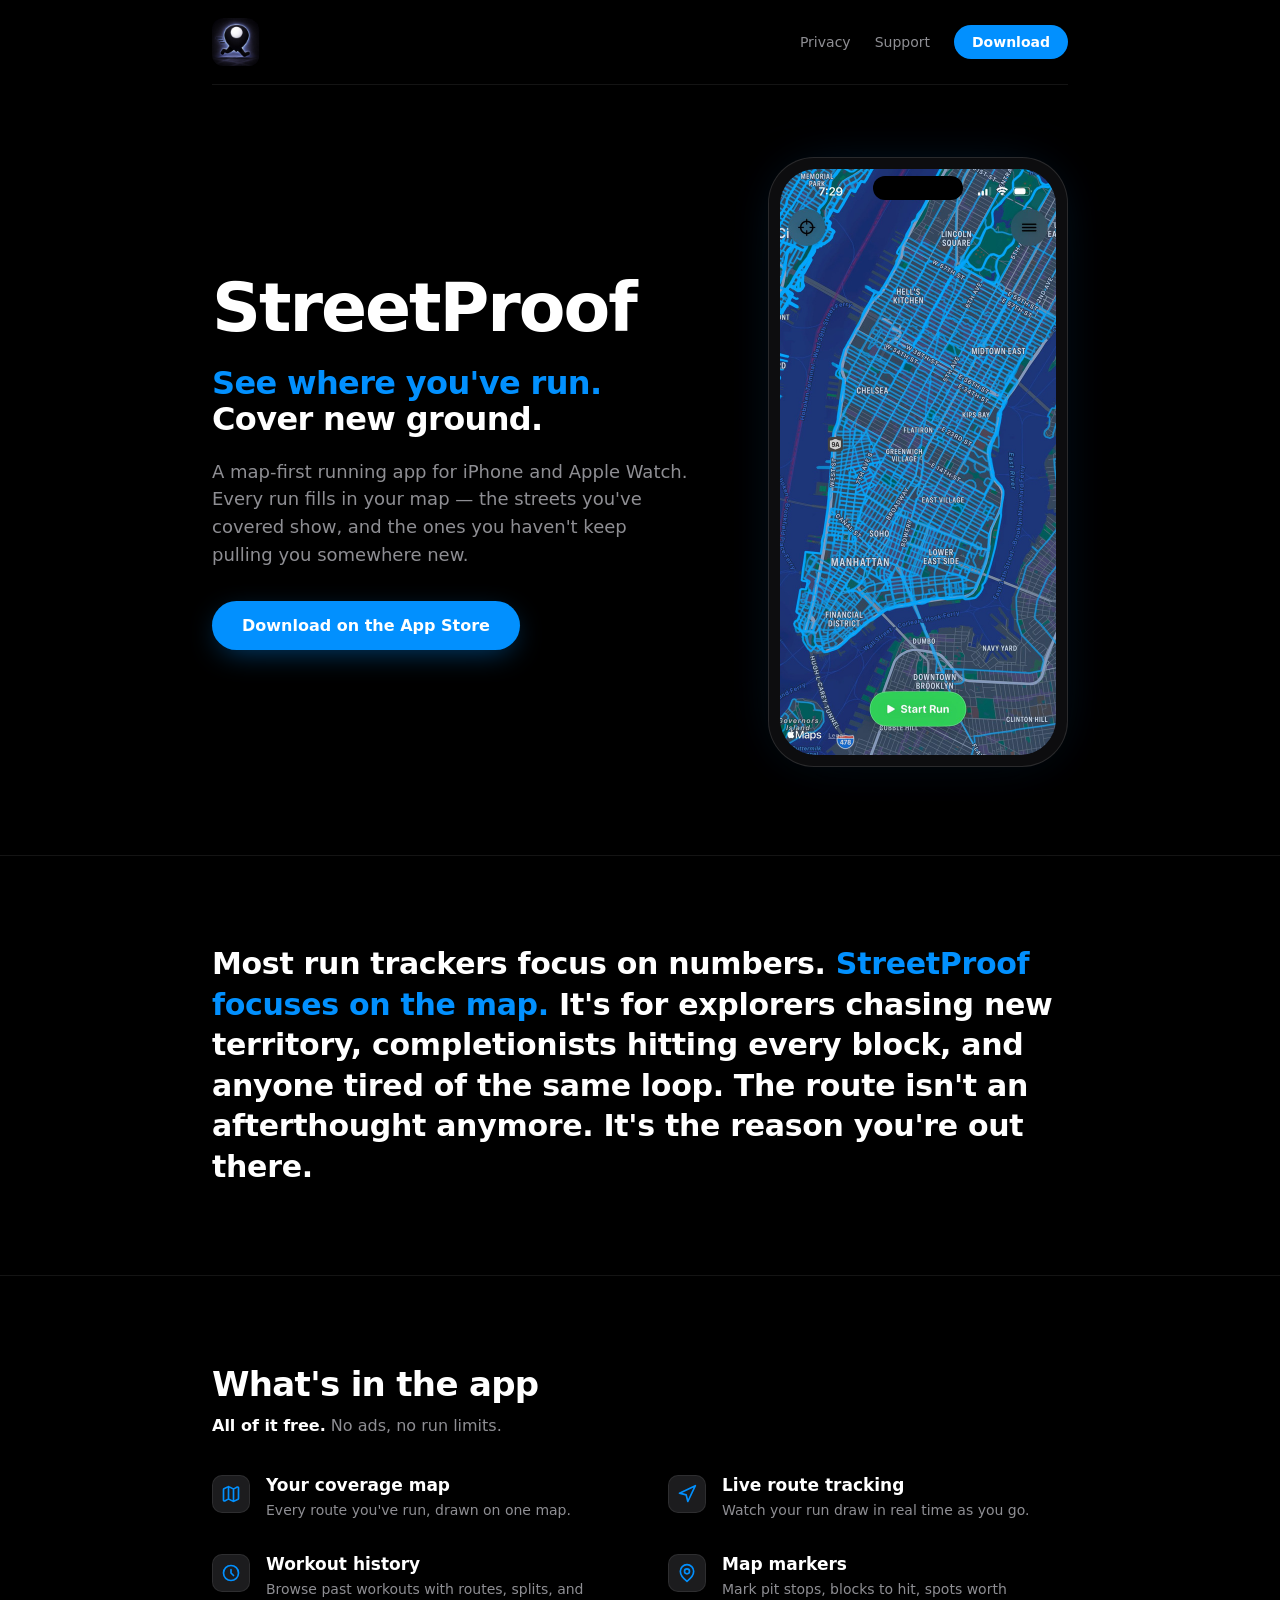
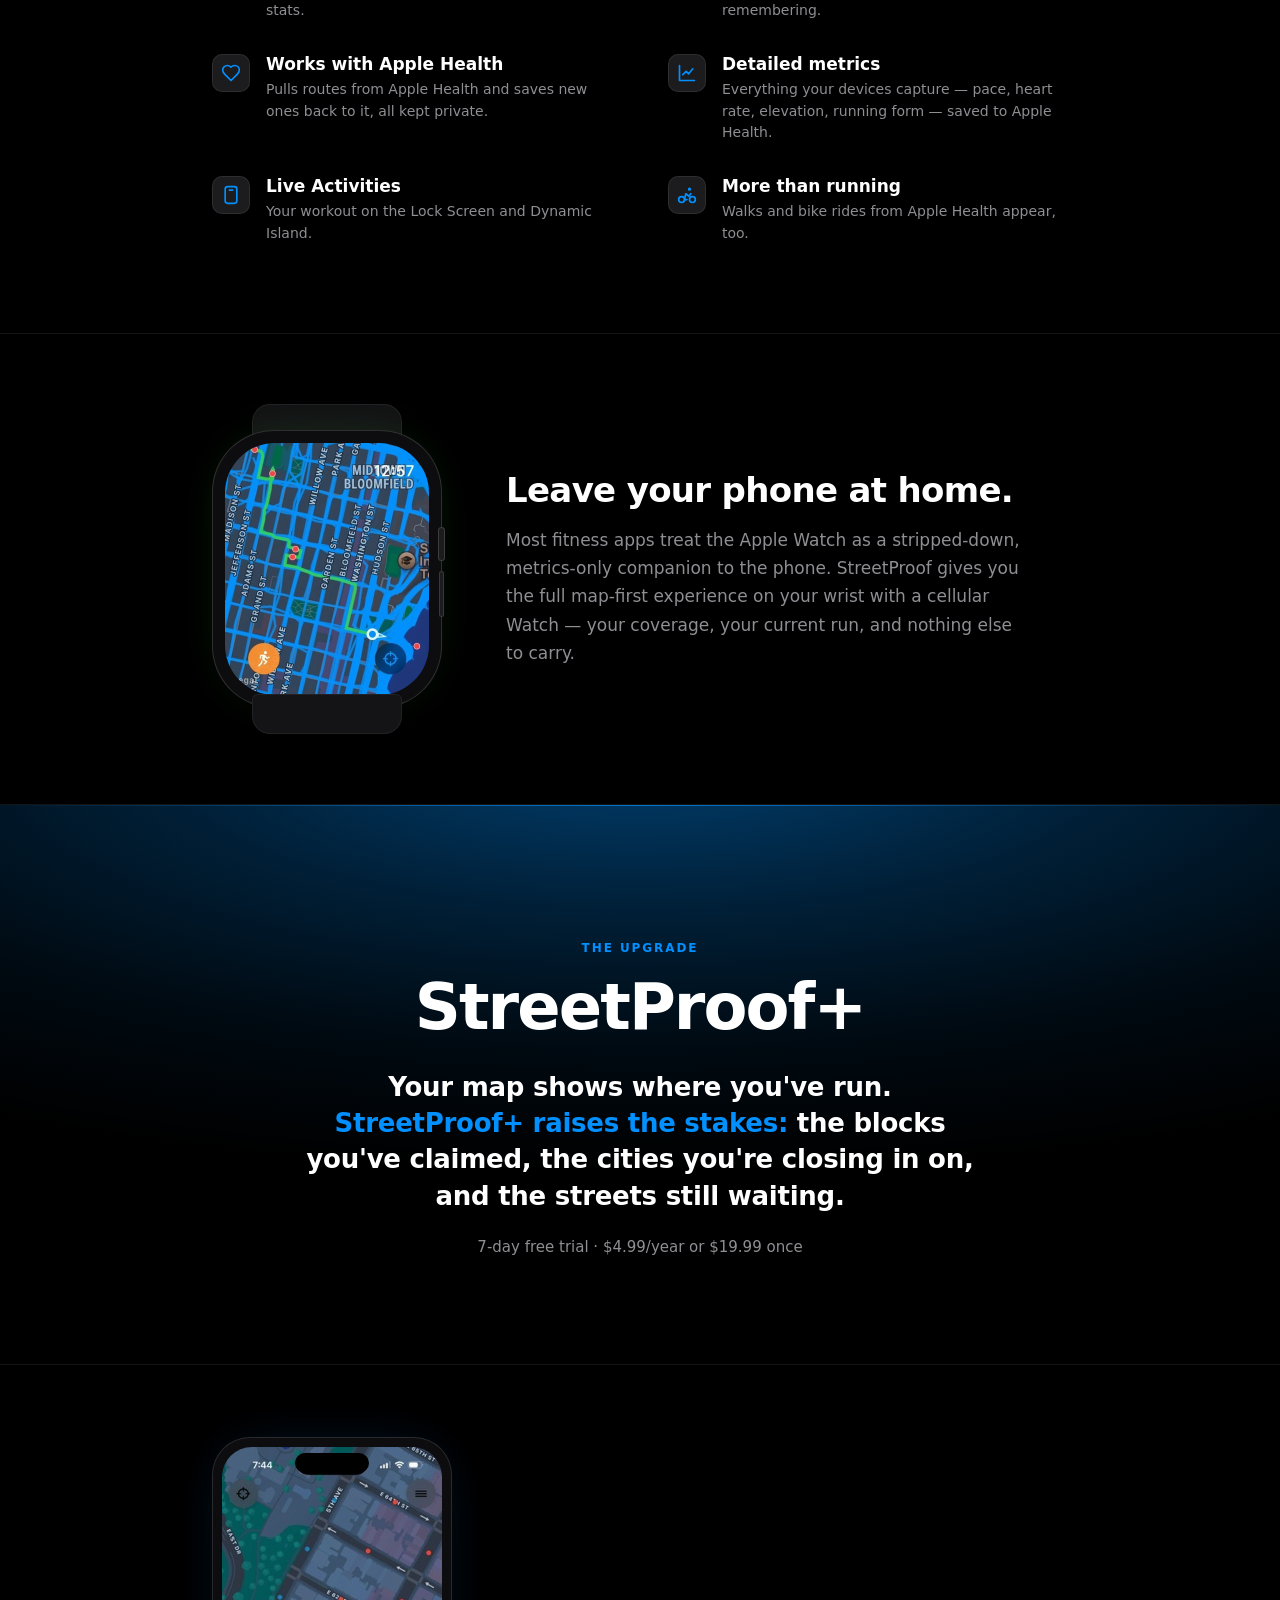
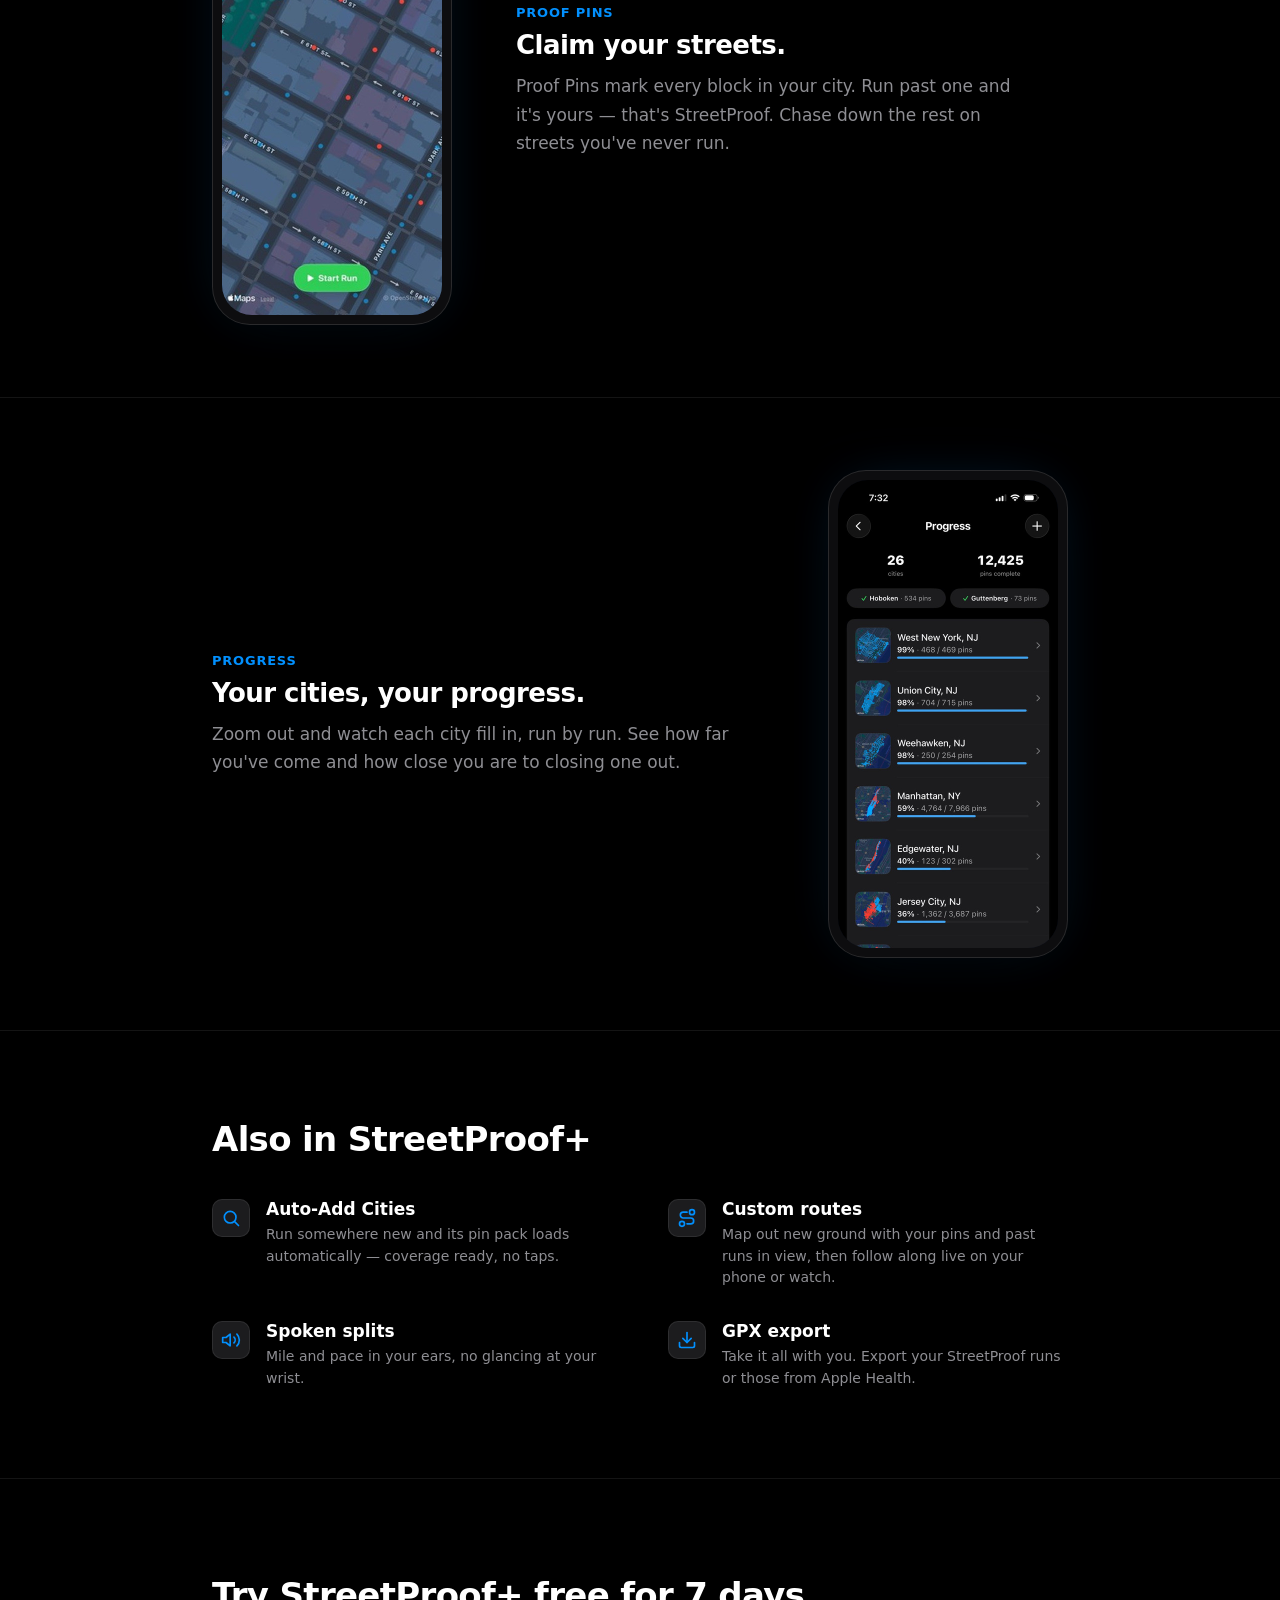
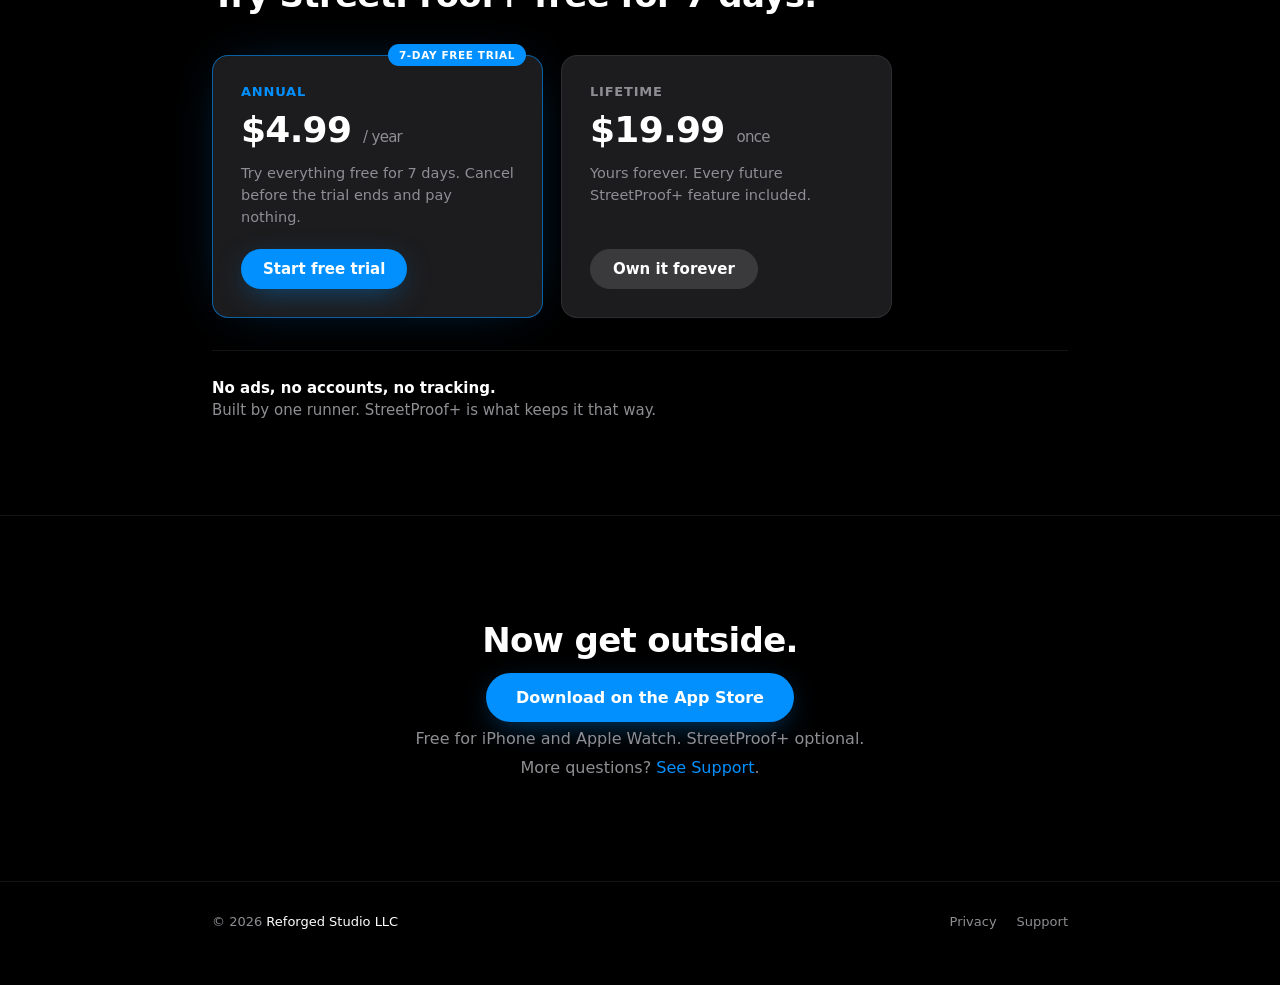
<file: stopspotter/reference/example.html>
<!doctype html>
<html lang="en">
<head>
<meta charset="utf-8" />
<meta name="viewport" content="width=device-width, initial-scale=1" />
<link rel="icon" type="image/png" href="/streetproof/favicon.png" />
<title>StreetProof — Map-first running app</title>
<meta name="description" content="StreetProof is a map-first running app for iPhone and Apple Watch. Every run fills in your map — see where you've run, and cover new ground." />
<style>
  /* ============================================================
     LIVE SITE CSS — UNCHANGED
     ============================================================ */
  :root{
    --sp-black:#000;--sp-surface:#1C1C1E;--sp-surface-2:#2C2C2E;--sp-hairline:rgba(255,255,255,0.08);
    --sp-text:#FFF;--sp-text-secondary:#8E8E93;--sp-text-tertiary:#636366;
    --sp-blue:#0290FE;--sp-blue-pressed:#0277D4;--sp-route-cyan:#8AD5F4;--sp-route-green:#4EE34C;
    --sp-radius-sm:8px;--sp-radius-md:12px;--sp-radius-lg:16px;--sp-radius-xl:28px;--sp-radius-full:9999px;
    --sp-font:"SF Pro Display","SF Pro",-apple-system,BlinkMacSystemFont,"Inter Tight","Segoe UI",system-ui,sans-serif;
  }
  *{box-sizing:border-box;margin:0;padding:0;}
  html,body{background:var(--sp-black);color:var(--sp-text);font-family:var(--sp-font);font-variant-numeric:tabular-nums;-webkit-font-smoothing:antialiased;}
  a{color:var(--sp-blue);text-decoration:none;}
  .container{max-width:920px;margin:0 auto;padding:0 32px;}

  .nav{display:flex;align-items:center;justify-content:space-between;padding:18px 0;border-bottom:1px solid var(--sp-hairline);}
  .nav .navicon img{width:48px;height:48px;border-radius:11px;display:block;}
  .nav .links{display:flex;gap:24px;align-items:center;}
  .nav .links a{color:var(--sp-text-secondary);font-size:14px;font-weight:500;}
  .nav .links a:hover{color:var(--sp-text);}
  .nav .links a.cta{background:var(--sp-blue);color:#fff;font-weight:600;padding:9px 18px;border-radius:var(--sp-radius-full);}
  .nav .links a.cta:hover{background:var(--sp-blue-pressed);color:#fff;}

  .hero{display:grid;grid-template-columns:minmax(0,1fr) 300px;column-gap:64px;align-items:center;padding:72px 0 88px;}
  .hero-copy{display:flex;flex-direction:column;}
  .hero .wm{font-size:68px;font-weight:700;letter-spacing:-0.03em;line-height:1;margin-bottom:24px;}
  .hero h1{font-size:32px;font-weight:700;letter-spacing:-0.02em;line-height:1.12;margin-bottom:20px;}
  .hero h1 .l1{color:var(--sp-blue);}
  .hero h1 .l2{color:var(--sp-text);}
  .hero .sub{font-size:18px;line-height:1.55;color:var(--sp-text-secondary);margin-bottom:32px;max-width:480px;}
  .hero .actions{display:flex;gap:14px;align-items:center;flex-wrap:wrap;}
  .btn-primary{background:var(--sp-blue);color:#fff;font-size:16px;font-weight:600;padding:15px 30px;border-radius:var(--sp-radius-xl);box-shadow:0 8px 30px -8px rgba(2,144,254,.5);transition:all 150ms ease;border:0;cursor:pointer;}
  .btn-primary:hover{background:var(--sp-blue-pressed);color:#fff;transform:translateY(-1px);}

  .phone{justify-self:end;width:300px;height:610px;border-radius:46px;background:#0d0d0f;border:1px solid rgba(255,255,255,0.12);box-shadow:0 30px 80px -30px rgba(0,0,0,.9),0 0 60px -20px rgba(2,144,254,.25);padding:11px;position:relative;}
  .phone::before{content:"";position:absolute;top:18px;left:50%;transform:translateX(-50%);width:90px;height:24px;background:#000;border-radius:14px;z-index:3;}
  .screen{width:100%;height:100%;border-radius:36px;overflow:hidden;position:relative;background:#0a1020;}
  .screen-img{position:absolute;inset:0;width:100%;height:100%;object-fit:cover;}
  .screen svg{position:absolute;inset:0;width:100%;height:100%;}

  .pitch{padding:88px 0;border-top:1px solid var(--sp-hairline);border-bottom:1px solid var(--sp-hairline);}
  .pitch p{font-size:30px;font-weight:600;letter-spacing:-0.01em;line-height:1.35;}
  .pitch p .accent{color:var(--sp-blue);}

  .sec-title{font-size:34px;font-weight:700;letter-spacing:-0.02em;}

  .features{padding:88px 0;}
  .features .sec-title{margin-bottom:12px;}
  .feat-grid{display:grid;grid-template-columns:1fr 1fr;gap:32px 56px;}
  .feat{display:flex;gap:16px;align-items:flex-start;}
  .feat .ico{width:38px;height:38px;border-radius:10px;background:var(--sp-surface);border:1px solid var(--sp-hairline);display:flex;align-items:center;justify-content:center;color:var(--sp-blue);flex-shrink:0;}
  .feat .ico svg{width:20px;height:20px;}
  .feat .txt h3{font-size:17px;font-weight:600;margin-bottom:5px;}
  .feat .txt p{font-size:14px;line-height:1.55;color:var(--sp-text-secondary);}

  .watch{padding:96px 0;border-top:1px solid var(--sp-hairline);}
  .watch .wrap{display:grid;grid-template-columns:230px minmax(0,560px);column-gap:64px;align-items:center;justify-content:start;}
  .watch .wbody .sec-title{margin:0 0 16px;}
  .watch .wbody p{font-size:17px;line-height:1.65;color:var(--sp-text-secondary);max-width:520px;}
  .watch-frame{justify-self:start;position:relative;width:230px;}
  .watch-body{position:relative;width:230px;height:278px;border-radius:62px;background:#0d0d0f;border:1px solid rgba(255,255,255,0.14);box-shadow:0 30px 70px -28px rgba(0,0,0,.9),0 0 50px -18px rgba(78,227,76,.22);padding:12px;}
  .watch-screen{width:100%;height:100%;border-radius:50px;overflow:hidden;position:relative;background:#0a1020;}
  .watch-screen img,.watch-screen svg{position:absolute;inset:0;width:100%;height:100%;object-fit:cover;}
  .crown{position:absolute;right:-4px;top:96px;width:7px;height:34px;background:#1c1c1e;border:1px solid rgba(255,255,255,0.14);border-radius:4px;}
  .sidebtn{position:absolute;right:-3px;top:140px;width:5px;height:46px;background:#1c1c1e;border:1px solid rgba(255,255,255,0.12);border-radius:4px;}
  .band{position:absolute;left:50%;transform:translateX(-50%);width:150px;background:#141416;border:1px solid rgba(255,255,255,0.06);}
  .band.top{top:-26px;height:40px;border-radius:18px 18px 6px 6px;}
  .band.bot{bottom:-26px;height:40px;border-radius:6px 6px 18px 18px;}

  .final{padding:104px 0;text-align:center;border-top:1px solid var(--sp-hairline);}
  .final h2{font-size:34px;font-weight:700;letter-spacing:-0.02em;margin-bottom:28px;}
  .final .sub{font-size:16px;color:var(--sp-text-secondary);margin-top:22px;}

  .ft{border-top:1px solid var(--sp-hairline);padding:32px 0 56px;}
  .ft .container{display:flex;justify-content:space-between;align-items:center;flex-wrap:wrap;gap:14px;}
  .ft .attr{font-size:13px;color:var(--sp-text-secondary);}
  .ft .attr a{color:var(--sp-text);font-weight:500;}
  .ft .lk{display:flex;gap:20px;}
  .ft .lk a{font-size:13px;color:var(--sp-text-secondary);}

  @media(max-width:860px){
    .hero{grid-template-columns:1fr;gap:48px;text-align:center;}
    .hero-copy{align-items:center;}
    .hero .wm{font-size:52px;margin-bottom:18px;}
    .hero .actions{justify-content:center;}
    .hero .sub{margin-left:auto;margin-right:auto;}
    .phone{justify-self:center;}
    .phone-wrap{display:flex;justify-content:center;}
    .feat-grid{grid-template-columns:1fr;gap:26px;}
    .feat{text-align:left;}
    .watch .wrap{grid-template-columns:1fr;column-gap:0;gap:48px;justify-content:stretch;text-align:center;}
    .watch .wbody p{margin-left:auto;margin-right:auto;}
    .watch .wbody{order:2;}
    .watch-frame{order:1;justify-self:center;}
    .pitch p{font-size:24px;text-align:center;}.sec-title{font-size:28px;}.final h2{font-size:28px;}
  }

  /* ============================================================
     NEW — StreetProof+ sections (v1.3). Everything below is
     additive; nothing above changed except .features .sec-title
     margin (12px, to fit the new subtitle line).
     ============================================================ */
  .features .free-line{font-size:16px;color:var(--sp-text-secondary);margin-bottom:40px;}
  .features .free-line b{color:var(--sp-text);font-weight:600;}

  /* StreetProof+ chapter break — second wordmark moment, hero's own style */
  .plus-hero{padding:132px 0 108px;border-top:1px solid var(--sp-hairline);text-align:center;position:relative;overflow:hidden;
    background:radial-gradient(ellipse 125% 95% at 50% -10%,rgba(2,144,254,.44) 0%,rgba(2,144,254,.22) 30%,rgba(2,144,254,.07) 56%,transparent 80%);}
  .plus-hero::before{content:"";position:absolute;top:0;left:0;right:0;height:1px;
    background:linear-gradient(90deg,transparent,rgba(2,144,254,.7),transparent);}
  .plus-hero .kicker{display:inline-block;font-size:12px;font-weight:600;letter-spacing:.16em;text-transform:uppercase;
    color:var(--sp-blue);margin-bottom:20px;}
  .plus-hero .wm2{font-size:64px;font-weight:700;letter-spacing:-0.03em;line-height:1;}
  .plus-hero .statement{margin:30px auto 0;font-size:26px;font-weight:600;line-height:1.4;letter-spacing:-0.01em;max-width:700px;}
  .plus-hero .statement .accent{color:var(--sp-blue);}
  .plus-hero .terms{margin-top:24px;font-size:15px;color:var(--sp-text-secondary);}

  /* plus feature rows — small phone frame + copy, alternating */
  .pfeat{padding:72px 0;border-top:1px solid var(--sp-hairline);}
  .pfeat .wrap{display:grid;grid-template-columns:240px minmax(0,1fr);column-gap:64px;align-items:center;}
  .pfeat.flip .wrap{grid-template-columns:minmax(0,1fr) 240px;}
  .pfeat.flip .pf-media{order:2;}
  .pfeat h3{font-size:26px;font-weight:700;letter-spacing:-0.02em;margin-bottom:12px;}
  .pfeat .k{display:block;font-size:13px;font-weight:600;letter-spacing:.06em;text-transform:uppercase;color:var(--sp-blue);margin-bottom:10px;}
  .pfeat .body{font-size:17px;line-height:1.65;color:var(--sp-text-secondary);max-width:520px;}
  .pf-media{position:relative;justify-self:center;}
  .phone.sm{width:240px;height:488px;border-radius:38px;padding:9px;justify-self:center;}
  .phone.sm::before{width:74px;height:20px;top:15px;}
  .phone.sm .screen{border-radius:30px;}

  /* plus extras grid — reuses .feat pattern */
  .pextras{padding:88px 0;border-top:1px solid var(--sp-hairline);}
  .pextras .sec-title{margin-bottom:40px;}

  /* pricing */
  .pricing{padding:96px 0;border-top:1px solid var(--sp-hairline);}
  .pricing .sec-title{margin-bottom:40px;}
  .price-cards{display:grid;grid-template-columns:1fr 1fr;gap:18px;max-width:680px;align-items:stretch;}
  .pcard{background:var(--sp-surface);border:1px solid var(--sp-hairline);border-radius:var(--sp-radius-lg);padding:28px;position:relative;display:flex;flex-direction:column;}
  .pcard p{flex:1;}
  .pcard .btn-primary,.pcard .btn-ghost{align-self:flex-start;}
  .pcard.primary{border-color:rgba(2,144,254,.6);box-shadow:0 0 50px -22px rgba(2,144,254,.45);}
  .pcard .plan{font-size:13px;font-weight:600;letter-spacing:.06em;text-transform:uppercase;color:var(--sp-text-secondary);}
  .pcard.primary .plan{color:var(--sp-blue);}
  .pcard .price{font-size:36px;font-weight:700;letter-spacing:-0.02em;margin-top:10px;}
  .pcard .per{font-size:15px;font-weight:400;color:var(--sp-text-secondary);}
  .pcard p{margin-top:12px;font-size:14.5px;line-height:1.55;color:var(--sp-text-secondary);}
  .pcard .btn-primary{display:inline-block;margin-top:20px;padding:11px 22px;font-size:15px;}
  .pcard .btn-ghost{display:inline-block;margin-top:20px;padding:10px 22px;font-size:15px;font-weight:600;
    color:var(--sp-text);border:1.5px solid var(--sp-surface-2);border-radius:var(--sp-radius-xl);}
  .pcard .btn-ghost:hover{border-color:var(--sp-text-secondary);}
  .pcard.lifetime .btn-ghost{background:#3a3a3d;border-color:#3a3a3d;}
  .pcard.lifetime .btn-ghost:hover{background:#48484b;border-color:#48484b;}
  .pbadge{position:absolute;top:-12px;right:16px;background:var(--sp-blue);color:#fff;font-size:10.5px;
    font-weight:700;letter-spacing:.06em;text-transform:uppercase;padding:5px 11px;border-radius:var(--sp-radius-full);}
  /* post-card close: one calm block, no competing box */
  .price-note{margin:32px 0 0;padding-top:28px;border-top:1px solid var(--sp-hairline);
    display:flex;flex-direction:column;gap:14px;}
  .price-note .why p:first-child{font-size:15px;font-weight:600;}
  .price-note .why p+p{margin-top:4px;font-size:15px;color:var(--sp-text-secondary);}
  .final .support-final{margin-top:10px;}

  /* faq */
  .faq{margin-top:52px;max-width:680px;}
  .faq h4{font-size:20px;font-weight:700;margin-bottom:14px;}
  details{border-top:1px solid var(--sp-hairline);padding:16px 2px;}
  details:last-of-type{border-bottom:1px solid var(--sp-hairline);}
  summary{cursor:pointer;font-size:16px;font-weight:600;list-style:none;display:flex;justify-content:space-between;gap:16px;}
  summary::-webkit-details-marker{display:none;}
  summary::after{content:"+";color:var(--sp-text-tertiary);font-weight:400;}
  details[open] summary::after{content:"–";}
  details p{margin-top:10px;font-size:14.5px;line-height:1.6;color:var(--sp-text-secondary);max-width:62ch;}

  @media(max-width:860px){
    .pfeat .wrap,.pfeat.flip .wrap{grid-template-columns:1fr;gap:44px;text-align:center;}
    .pfeat.flip .pf-media{order:0;}
    .pfeat .body{margin-left:auto;margin-right:auto;}
    .pf-media{justify-self:center;}
    .plus-hero .wm2{font-size:40px;}
    .plus-hero .statement{font-size:21px;}
    .price-cards{grid-template-columns:1fr;}
    .note{text-align:left;}
  }
</style>
</head>
<body>
  <div class="container">
    <!-- LIVE SITE: unchanged, except one added nav link (annotated) -->
    <nav class="nav">
      <a class="navicon" href="/streetproof"><img src="/streetproof/streetproof-icon-dark.png" alt="StreetProof"/></a>
      <div class="links"><a href="/streetproof/privacy">Privacy</a><a href="/streetproof/support">Support</a><a href="https://apps.apple.com/us/app/streetproof/id6764345712" class="cta">Download</a></div>
    </nav>

    <section class="hero">
      <div class="hero-copy">
        <div class="wm">StreetProof</div>
        <h1><span class="l1">See where you've run.</span><br><span class="l2">Cover new ground.</span></h1>
        <p class="sub">A map-first running app for iPhone and Apple Watch. Every run fills in your map — the streets you've covered show, and the ones you haven't keep pulling you somewhere new.</p>
        <div class="actions"><a href="https://apps.apple.com/us/app/streetproof/id6764345712" class="btn-primary">Download on the App Store</a></div>
      </div>
      <div class="phone-wrap">
        <div class="phone"><div class="screen"><img class="screen-img" src="/streetproof/screenshot-coverage.jpg" alt="StreetProof coverage map"/></div></div>
      </div>
    </section>
  </div>

  <!-- LIVE SITE: unchanged -->
  <section class="pitch">
    <div class="container">
      <p>Most run trackers focus on numbers. <span class="accent">StreetProof focuses on the map.</span> It's for explorers chasing new territory, completionists hitting every block, and anyone tired of the same loop. The route isn't an afterthought anymore. It's the reason you're out there.</p>
    </div>
  </section>

  <!-- LIVE SITE: format kept exactly; contents updated for v1.3 (annotated) -->
  <section class="features" id="features">
    <div class="container">
      <div class="sec-title">What's in the app</div>
      <p class="free-line"><b>All of it free.</b> No ads, no run limits.</p>
      <div class="feat-grid">
        <div class="feat"><div class="ico"><svg viewBox="0 0 24 24" fill="none" stroke="currentColor" stroke-width="2" stroke-linecap="round" stroke-linejoin="round"><path d="M14.106 5.553a2 2 0 0 0 1.788 0l3.659-1.83A1 1 0 0 1 21 4.619v12.764a1 1 0 0 1-.553.894l-4.553 2.277a2 2 0 0 1-1.788 0l-4.212-2.106a2 2 0 0 0-1.788 0l-3.659 1.83A1 1 0 0 1 3 19.381V6.618a1 1 0 0 1 .553-.894l4.553-2.277a2 2 0 0 1 1.788 0zM15 5.764v15M9 3.236v15"/></svg></div><div class="txt"><h3>Your coverage map</h3><p>Every route you've run, drawn on one map.</p></div></div>
        <div class="feat"><div class="ico"><svg viewBox="0 0 24 24" fill="none" stroke="currentColor" stroke-width="2" stroke-linecap="round" stroke-linejoin="round"><path d="M3 11l19-9-9 19-2-8-8-2z"/></svg></div><div class="txt"><h3>Live route tracking</h3><p>Watch your run draw in real time as you go.</p></div></div>
        <div class="feat"><div class="ico"><svg viewBox="0 0 24 24" fill="none" stroke="currentColor" stroke-width="2" stroke-linecap="round" stroke-linejoin="round"><path d="M12 8v4l3 3"/><circle cx="12" cy="12" r="9"/></svg></div><div class="txt"><h3>Workout history</h3><p>Browse past workouts with routes, splits, and stats.</p></div></div>
        <div class="feat"><div class="ico"><svg viewBox="0 0 24 24" fill="none" stroke="currentColor" stroke-width="2" stroke-linecap="round" stroke-linejoin="round"><path d="M20 10c0 6-8 12-8 12s-8-6-8-12a8 8 0 0 1 16 0Z"/><circle cx="12" cy="10" r="3"/></svg></div><div class="txt"><h3>Map markers</h3><p>Mark pit stops, blocks to hit, spots worth remembering.</p></div></div>
        <div class="feat"><div class="ico"><svg viewBox="0 0 24 24" fill="none" stroke="currentColor" stroke-width="2" stroke-linecap="round" stroke-linejoin="round"><path d="M19 14c1.49-1.46 3-3.21 3-5.5A5.5 5.5 0 0 0 16.5 3c-1.76 0-3 .5-4.5 2-1.5-1.5-2.74-2-4.5-2A5.5 5.5 0 0 0 2 8.5c0 2.29 1.51 4.04 3 5.5l7 7Z"/></svg></div><div class="txt"><h3>Works with Apple Health</h3><p>Pulls routes from Apple Health and saves new ones back to it, all kept private.</p></div></div>
        <div class="feat"><div class="ico"><svg viewBox="0 0 24 24" fill="none" stroke="currentColor" stroke-width="2" stroke-linecap="round" stroke-linejoin="round"><path d="M3 3v18h18"/><path d="m7 14 4-4 3 3 5-6"/></svg></div><div class="txt"><h3>Detailed metrics</h3><p>Everything your devices capture — pace, heart rate, elevation, running form — saved to Apple Health.</p></div></div>
        <div class="feat"><div class="ico"><svg viewBox="0 0 24 24" fill="none" stroke="currentColor" stroke-width="2" stroke-linecap="round" stroke-linejoin="round"><rect x="5" y="2" width="14" height="20" rx="3"/><rect x="9" y="5" width="6" height="2.2" rx="1.1" fill="currentColor" stroke="none"/></svg></div><div class="txt"><h3>Live Activities</h3><p>Your workout on the Lock Screen and Dynamic Island.</p></div></div>
        <div class="feat"><div class="ico"><svg viewBox="0 0 24 24" fill="none" stroke="currentColor" stroke-width="2" stroke-linecap="round" stroke-linejoin="round"><circle cx="5.5" cy="17.5" r="3.5"/><circle cx="18.5" cy="17.5" r="3.5"/><path d="M15 6a1 1 0 1 0 0-2 1 1 0 0 0 0 2zM12 17.5h-3l1.5-7 4 3 2-3"/></svg></div><div class="txt"><h3>More than running</h3><p>Walks and bike rides from Apple Health appear, too.</p></div></div>
      </div>
    </div>
  </section>

  <!-- LIVE SITE: unchanged -->
  <section class="watch">
    <div class="container">
      <div class="wrap">
        <div class="watch-frame">
          <div class="band top"></div>
          <div class="watch-body">
            <div class="watch-screen"><img src="/streetproof/screenshot-watch.jpg" alt="StreetProof on Apple Watch"/></div>
            <div class="crown"></div>
            <div class="sidebtn"></div>
          </div>
          <div class="band bot"></div>
        </div>
        <div class="wbody">
          <div class="sec-title">Leave your phone at home.</div>
          <p>Most fitness apps treat the Apple Watch as a stripped-down, metrics-only companion to the phone. StreetProof gives you the full map-first experience on your wrist with a cellular Watch — your coverage, your current run, and nothing else to carry.</p>
        </div>
      </div>
    </div>
  </section>

  <!-- ============================================================
       NEW FROM HERE DOWN (until the final section)
       ============================================================ -->

  <section class="plus-hero" id="plus">
    <div class="container">
      <span class="kicker">The upgrade</span>
      <div class="wm2">StreetProof+</div>
      <p class="statement">Your map shows where you've run. <span class="accent">StreetProof+ raises the stakes:</span> the blocks you've claimed, the cities you're closing in on, and the streets still waiting.</p>
      <p class="terms">7-day free trial · $4.99/year or $19.99 once</p>
    </div>
  </section>

  <section class="pfeat">
    <div class="container">
      <div class="wrap">
        <div class="pf-media">
          <div class="phone sm"><div class="screen"><img class="screen-img" src="/streetproof/screenshot-proofpins.jpg" alt="StreetProof Proof Pins — claimed pins in blue, unclaimed in red"/></div></div>
        </div>
        <div>
          <span class="k">Proof Pins</span>
          <h3>Claim your streets.</h3>
          <p class="body">Proof Pins mark every block in your city. Run past one and it's yours — that's StreetProof. Chase down the rest on streets you've never run.</p>
        </div>
      </div>
    </div>
  </section>

  <section class="pfeat flip">
    <div class="container">
      <div class="wrap">
        <div>
          <span class="k">Progress</span>
          <h3>Your cities, your progress.</h3>
          <p class="body">Zoom out and watch each city fill in, run by run. See how far you've come and how close you are to closing one out.</p>
        </div>
        <div class="pf-media">
          <div class="phone sm"><div class="screen"><img class="screen-img" src="/streetproof/screenshot-progress.jpg" alt="StreetProof Progress — 26 cities, per-city coverage"/></div></div>
        </div>
      </div>
    </div>
  </section>

  <section class="pextras">
    <div class="container">
      <div class="sec-title">Also in StreetProof+</div>
      <div class="feat-grid">
        <div class="feat"><div class="ico"><svg viewBox="0 0 24 24" fill="none" stroke="currentColor" stroke-width="2" stroke-linecap="round" stroke-linejoin="round"><circle cx="11" cy="11" r="7"/><path d="m21 21-4.35-4.35"/></svg></div><div class="txt"><h3>Auto-Add Cities</h3><p>Run somewhere new and its pin pack loads automatically — coverage ready, no taps.</p></div></div>
        <div class="feat"><div class="ico"><svg viewBox="0 0 24 24" fill="none" stroke="currentColor" stroke-width="2" stroke-linecap="round" stroke-linejoin="round"><circle cx="6" cy="19" r="3"/><circle cx="18" cy="5" r="3"/><path d="M12 19h4.5a3.5 3.5 0 0 0 0-7h-9a3.5 3.5 0 0 1 0-7H12"/></svg></div><div class="txt"><h3>Custom routes</h3><p>Map out new ground with your pins and past runs in view, then follow along live on your phone or watch.</p></div></div>
        <div class="feat"><div class="ico"><svg viewBox="0 0 24 24" fill="none" stroke="currentColor" stroke-width="2" stroke-linecap="round" stroke-linejoin="round"><polygon points="11 5 6 9 2 9 2 15 6 15 11 19 11 5"/><path d="M15.54 8.46a5 5 0 0 1 0 7.07M19.07 4.93a10 10 0 0 1 0 14.14"/></svg></div><div class="txt"><h3>Spoken splits</h3><p>Mile and pace in your ears, no glancing at your wrist.</p></div></div>
        <div class="feat"><div class="ico"><svg viewBox="0 0 24 24" fill="none" stroke="currentColor" stroke-width="2" stroke-linecap="round" stroke-linejoin="round"><path d="M21 15v4a2 2 0 0 1-2 2H5a2 2 0 0 1-2-2v-4"/><polyline points="7 10 12 15 17 10"/><line x1="12" y1="15" x2="12" y2="3"/></svg></div><div class="txt"><h3>GPX export</h3><p>Take it all with you. Export your StreetProof runs or those from Apple Health.</p></div></div>
      </div>
    </div>
  </section>

  <section class="pricing" id="pricing">
    <div class="container">
      <div class="sec-title">Try StreetProof+ free for 7 days.</div>
      <div class="price-cards">
        <div class="pcard primary">
          <span class="pbadge">7-day free trial</span>
          <div class="plan">Annual</div>
          <div class="price">$4.99 <span class="per">/ year</span></div>
          <p>Try everything free for 7 days. Cancel before the trial ends and pay nothing.</p>
          <a class="btn-primary" href="https://go.reforged.studio/streetproof/plus?plan=annual&amp;checkout=1">Start free trial</a><!-- universal link: app installed -> in-app paywall + payment sheet; not installed -> go. subdomain redirects to the App Store listing -->
        </div>
        <div class="pcard lifetime">
          <div class="plan">Lifetime</div>
          <div class="price">$19.99 <span class="per">once</span></div>
          <p>Yours forever. Every future StreetProof+ feature included.</p>
          <a class="btn-ghost" href="https://go.reforged.studio/streetproof/plus?plan=lifetime&amp;checkout=1">Own it forever</a>
        </div>
      </div>

      <div class="price-note">
        <div class="why">
          <p>No ads, no accounts, no tracking.</p>
          <p>Built by one runner. StreetProof+ is what keeps it that way.</p>
        </div>
      </div>

      <!-- FAQ moved to the Support page ("StreetProof+ & purchases" group).
           Final wording, ready to paste there:

           Q: What do I get without paying?
           A: The complete running app: live route tracking, your full workout
              history, every route on your coverage map, detailed metrics,
              Apple Health sync, and the Apple Watch app. No ads, no run limits.

           Q: How does the free trial work?
           A: Start the trial and everything in StreetProof+ unlocks for 7 days.
              Cancel anytime in Settings → Apple ID → Subscriptions before it
              ends and you won't be charged. Otherwise it's $4.99 for the year.

           Q: Annual or lifetime — what's the difference?
           A: Same features, different commitment. Annual renews at $4.99/year
              and you can cancel whenever. Lifetime is one $19.99 purchase that
              never renews and includes everything added to StreetProof+ in
              the future.

           Q: What happens to my runs if I stop subscribing?
           A: Your runs, your workout history, and every past route on your map
              are part of the free app — they stay right where they are.
              StreetProof+ features stop, including Proof Pins and custom
              routes. If you resubscribe, your coverage rebuilds automatically
              from your run history.
      -->
    </div>
  </section>

  <!-- LIVE SITE: unchanged except the sub line gains three words -->
  <section class="final">
    <div class="container">
      <h2>Now get outside.</h2>
      <a href="https://apps.apple.com/us/app/streetproof/id6764345712" class="btn-primary">Download on the App Store</a>
      <p class="sub">Free for iPhone and Apple Watch. StreetProof+ optional.</p>
      <p class="sub support-final">More questions? <a href="/streetproof/support">See Support</a>.</p>
    </div>
  </section>

  <footer class="ft">
    <div class="container">
      <div class="attr">© 2026 <a href="https://reforged.studio">Reforged Studio LLC</a></div>
      <div class="lk"><a href="#">Privacy</a><a href="#">Support</a></div>
    </div>
  </footer>

</body>
</html>
</file>
<file: fitferry/styles.css>
/* ==========================================================================
   FitFerry — styles.css
   Direction: "Wayfinding". Flat brand green, heavy tight type, arrows
   doing real work. One stylesheet for all three pages. No frameworks.
   ========================================================================== */

/* ---- Tokens ------------------------------------------------------------ */

:root {
  color-scheme: light dark;

  --green: #1EB093;        /* brand green, sampled from the app icon */
  --green-text: #0B8A70;   /* darker green, safe for text on light bg */
  --ink: #07211A;
  --ink-2: #47605A;
  --paper: #FFFFFF;
  --paper-2: #F2F7F5;
  --line: #DCE7E3;

  /* green blocks are always brand green, in both color schemes */
  --hero-ink: #07211A;

  --col: 1100px;
  --measure: 64ch;
}

@media (prefers-color-scheme: dark) {
  :root {
    --green-text: #2BC7A4;
    --ink: #E9F1EE;
    --ink-2: #93A8A1;
    --paper: #0C1512;
    --paper-2: #101B17;
    --line: #22332D;
  }
}

/* ---- Base -------------------------------------------------------------- */

* { box-sizing: border-box; }

html { scroll-behavior: smooth; }

@media (prefers-reduced-motion: reduce) {
  html { scroll-behavior: auto; }
  *, *::before, *::after {
    animation-duration: 0.01ms !important;
    transition-duration: 0.01ms !important;
  }
}

body {
  margin: 0;
  background: var(--paper);
  color: var(--ink);
  font-family: -apple-system, BlinkMacSystemFont, "SF Pro Text", "Segoe UI",
    Roboto, Helvetica, Arial, sans-serif;
  font-size: 1.0625rem;
  line-height: 1.6;
  -webkit-font-smoothing: antialiased;
  text-rendering: optimizeLegibility;
}

h1, h2, h3 { text-wrap: balance; margin: 0 0 0.5em; }
p { margin: 0 0 1em; }
p:last-child { margin-bottom: 0; }

a { color: var(--green-text); text-underline-offset: 0.18em; }
a:hover { color: var(--ink); }

:focus-visible {
  outline: 3px solid var(--green);
  outline-offset: 3px;
  border-radius: 4px;
}

.wrap {
  max-width: var(--col);
  margin: 0 auto;
  padding: 0 clamp(1.25rem, 4vw, 1.75rem);
}

/* Skip link */
.skip-link {
  position: absolute; left: -999px; top: 0; z-index: 10;
  background: var(--ink); color: var(--paper);
  padding: 0.6rem 1rem; border-radius: 0 0 10px 0;
  font-weight: 700; text-decoration: none;
}
.skip-link:focus { left: 0; }

/* Eyebrow with signage bar */
.eyebrow {
  display: flex; align-items: center; gap: 12px;
  font-size: 0.8125rem; font-weight: 800;
  letter-spacing: 0.16em; text-transform: uppercase;
  color: var(--green-text); margin-bottom: 1.1rem;
}
.eyebrow::before { content: ""; width: 34px; height: 3px; background: var(--green); flex: none; }

h2 {
  font-size: clamp(1.9rem, 4vw, 2.75rem);
  font-weight: 800; letter-spacing: -0.035em; line-height: 1.05;
}
.lede { font-size: 1.1875rem; color: var(--ink-2); max-width: var(--measure); text-wrap: pretty; }

/* ---- Header ------------------------------------------------------------ */

.site-header { border-bottom: 1px solid var(--line); background: var(--paper); }
.site-header .wrap {
  display: flex; align-items: center; justify-content: space-between;
  gap: 1rem; height: 60px;
}
.brand {
  display: inline-flex; align-items: center; gap: 10px;
  font-weight: 700; font-size: 1.0625rem; letter-spacing: -0.01em;
  color: var(--ink); text-decoration: none;
}
.brand:hover { color: var(--ink); }
.mark {
  width: 28px; height: 28px; border-radius: 7px;
  background: var(--green); display: grid; place-items: center; flex: none;
}
.site-nav { display: flex; gap: clamp(1rem, 3vw, 1.6rem); }
.site-nav a {
  color: var(--ink-2); text-decoration: none;
  font-size: 0.9375rem; font-weight: 600;
}
.site-nav a:hover, .site-nav a[aria-current="page"] { color: var(--ink); }

/* ---- Green blocks: home hero + sub-page headers ------------------------- */

.hero, .page-hero {
  background: var(--green); color: var(--hero-ink);
  position: relative; overflow: hidden;
}
.hero a:not(.cta), .page-hero a { color: var(--hero-ink); }

.tag {
  display: inline-flex; align-items: center;
  font-size: 0.8125rem; font-weight: 800;
  letter-spacing: 0.14em; text-transform: uppercase;
  background: rgba(255, 255, 255, 0.3);
  border-radius: 999px; padding: 7px 16px; margin-bottom: 1.6rem;
}

/* Home hero */
.hero .wrap {
  position: relative; z-index: 1;
  padding-top: clamp(3.5rem, 8vw, 5.5rem);
  padding-bottom: clamp(3.5rem, 8vw, 6rem);
  display: grid;
  grid-template-columns: minmax(0, 1.15fr) minmax(0, 0.85fr);
  gap: clamp(2rem, 5vw, 3rem);
  align-items: center;
}
.hero h1 {
  font-size: clamp(2.75rem, 6.5vw, 4.5rem);
  line-height: 0.98; font-weight: 800; letter-spacing: -0.045em;
  margin-bottom: 1.1rem;
}
.hero .sub {
  font-size: 1.25rem; line-height: 1.5; font-weight: 500;
  max-width: 30ch; margin-bottom: 2.1rem; text-wrap: pretty;
}
.cta {
  display: inline-block; background: var(--hero-ink); color: #fff;
  text-decoration: none; font-weight: 700; font-size: 1rem;
  padding: 15px 26px; border-radius: 12px;
}
.cta:hover { color: #fff; background: #0d3229; }
.cta small { display: block; font-weight: 500; font-size: 0.75rem; opacity: 0.75; }
.hero .fine { font-size: 0.875rem; font-weight: 500; margin-top: 1rem; opacity: 0.85; }

/* Sub-page header band */
.page-hero .wrap {
  position: relative; z-index: 1;
  padding-top: clamp(2.75rem, 6vw, 4rem);
  padding-bottom: clamp(2.75rem, 6vw, 4rem);
}
.page-hero h1 {
  font-size: clamp(2.5rem, 5.5vw, 3.75rem);
  line-height: 0.98; font-weight: 800; letter-spacing: -0.045em;
  margin-bottom: 0.6rem;
}
.page-hero .sub {
  font-size: 1.1875rem; font-weight: 500; max-width: 52ch;
  margin: 0; text-wrap: pretty;
}
.page-hero .doc-date { font-size: 0.875rem; font-weight: 600; margin: 1.1rem 0 0; opacity: 0.85; }

/* Giant watermark of the app mark, cropped by the block edge.
   All blocks crop the same proportion of the mark: ~13% off the right
   edge, ~23% off the bottom, scaled to each block's mark size. */
.big-f { position: absolute; right: -60px; bottom: -110px; width: 480px; }
.page-hero .big-f { width: 300px; right: -40px; bottom: -70px; }

/* Closing CTA band: same green-block language as the hero */
.cta-band {
  background: var(--green); color: var(--hero-ink);
  position: relative; overflow: hidden;
}
.cta-band .wrap {
  position: relative; z-index: 1;
  padding-top: clamp(3rem, 7vw, 4.5rem);
  padding-bottom: clamp(3rem, 7vw, 4.5rem);
}
.cta-band h2 { letter-spacing: -0.045em; margin-bottom: 0; }
.cta-band .cta { margin-top: 2rem; }
.cta-band .big-f { width: 340px; right: -45px; bottom: -80px; }

/* Device frame (screenshot placeholder) */
.device {
  justify-self: center; position: relative; z-index: 1;
  width: min(240px, 64vw); aspect-ratio: 1320 / 2868;
  border: 9px solid var(--hero-ink); border-radius: 40px;
  background: #000;
  overflow: hidden;
  padding: 0;
  box-shadow: 0 30px 60px -30px rgba(4, 40, 32, 0.55);
}
.device img {
  width: 100%;
  height: 100%;
  object-fit: cover;
  border-radius: 31px;
}

/* ---- Signpost rows ------------------------------------------------------- */

.signs { border-bottom: 1px solid var(--line); background: var(--paper); }
.signs .wrap { display: flex; flex-wrap: wrap; gap: 12px; padding-top: 22px; padding-bottom: 22px; }
.sign {
  display: inline-flex; align-items: center; gap: 10px;
  border: 2px solid var(--ink); border-radius: 12px;
  padding: 9px 18px; font-weight: 800; font-size: 0.9375rem;
  letter-spacing: 0.02em; color: var(--ink);
}
.sign .arr { color: var(--green-text); }
a.sign { text-decoration: none; }
a.sign:hover { background: var(--paper-2); color: var(--ink); }

/* ---- Sections ------------------------------------------------------------ */

.section { padding: clamp(3.5rem, 8vw, 5.5rem) 0; }
.band { background: var(--paper-2); border-top: 1px solid var(--line); border-bottom: 1px solid var(--line); }

/* Features */
.features-grid {
  display: grid; grid-template-columns: repeat(2, minmax(0, 1fr));
  gap: 2.75rem 3.5rem; margin-top: 3rem;
}
.feature { border-top: 3px solid var(--ink); padding-top: 1.1rem; }
.feature h3 {
  font-size: 1.1875rem; font-weight: 800; letter-spacing: -0.02em;
  display: flex; gap: 10px; align-items: baseline; margin-bottom: 0.4rem;
}
.feature h3 .a { color: var(--green-text); flex: none; }
.feature p { color: var(--ink-2); font-size: 1rem; }

/* Pricing */
.pricing-grid {
  display: grid; grid-template-columns: repeat(2, minmax(0, 1fr));
  gap: 16px; max-width: 780px; margin-top: 2.75rem;
}
.price { border: 2px solid var(--ink); border-radius: 16px; padding: 28px; }
.price.hot { background: var(--green); border-color: var(--green); color: #07211A; }
.price .p-label {
  font-size: 0.75rem; font-weight: 800;
  letter-spacing: 0.16em; text-transform: uppercase;
}
.price .p-num {
  display: block; font-size: 2.375rem; font-weight: 800;
  letter-spacing: -0.04em; margin: 6px 0 8px;
}
.price p { margin: 0; font-size: 0.9375rem; color: var(--ink-2); font-weight: 500; }
.price.hot p { color: #07211A; }
.pricing-note { margin-top: 1.4rem; font-size: 0.9375rem; color: var(--ink-2); }

/* FAQ */
.faq { margin-top: 2.75rem; max-width: var(--measure); display: grid; gap: 2rem; }
.faq h3 { font-size: 1.125rem; font-weight: 800; letter-spacing: -0.015em; margin-bottom: 0.35rem; }
.faq h3::before { content: "→ "; color: var(--green-text); }
.faq p { color: var(--ink-2); }

/* ---- Footer --------------------------------------------------------------- */

.site-footer {
  border-top: 1px solid var(--line);
  padding: 2.1rem 0 3rem; color: var(--ink-2); font-size: 0.875rem;
}
.site-footer .wrap {
  display: flex; flex-wrap: wrap; justify-content: space-between;
  align-items: baseline; gap: 0.75rem 2rem;
}
.footer-nav { display: flex; gap: 1.5rem; }
.footer-nav a { color: var(--ink-2); text-decoration: none; font-weight: 600; }
.footer-nav a:hover { color: var(--ink); text-decoration: underline; }

/* ---- Document content (privacy, support) ----------------------------------- */

.doc { padding: clamp(2.75rem, 6vw, 4rem) 0 clamp(3.5rem, 8vw, 5.5rem); }
/* Same column as the banner above, so body copy lines up with the banner
   text on the left; individual blocks are capped for a readable measure. */
.doc .wrap { max-width: var(--col); }
.doc .wrap > * { max-width: 800px; }
.doc > .wrap > p:first-child { font-size: 1.125rem; }

/* Signage bar above every section heading */
.doc h2 {
  font-size: clamp(1.5rem, 3vw, 1.875rem);
  font-weight: 800; letter-spacing: -0.03em;
  margin-top: 3rem;
}
.doc h2::before {
  content: ""; display: block;
  width: 34px; height: 4px; background: var(--green);
  margin-bottom: 12px; border-radius: 2px;
}
.doc h3 { font-size: 1.0625rem; font-weight: 800; letter-spacing: -0.01em; margin-top: 2rem; }
.doc h3::before { content: "→ "; color: var(--green-text); }

.doc p, .doc li { color: var(--ink-2); }
.doc p strong, .doc li strong { color: var(--ink); }

/* Arrow list markers */
.doc ul { margin: 0 0 1em; padding: 0; list-style: none; }
.doc li { position: relative; padding-left: 1.6rem; margin-bottom: 0.55em; }
.doc li::before {
  content: "→"; position: absolute; left: 0; top: 0;
  color: var(--green-text); font-weight: 800;
}

/* Sign-style callout */
.callout {
  border: 2px solid var(--ink); border-radius: 14px;
  padding: 1.1rem 1.35rem; margin: 1.75rem 0;
}
.callout p { margin: 0; color: var(--ink); font-weight: 500; }
.callout p strong { text-transform: uppercase; letter-spacing: 0.08em; font-size: 0.8125rem; display: block; margin-bottom: 0.35rem; color: var(--green-text); }

/* Contact sign: the email as a destination */
.contact-sign {
  display: inline-flex; align-items: center; gap: 12px;
  border: 2px solid var(--ink); border-radius: 14px;
  padding: 16px 24px; margin-top: 0.5rem;
  font-weight: 800; font-size: 1.125rem; letter-spacing: -0.01em;
  color: var(--ink); text-decoration: none;
}
.contact-sign .arr { color: var(--green-text); }
.contact-sign:hover { background: var(--paper-2); color: var(--ink); }

/* ---- Responsive ------------------------------------------------------------ */

@media (max-width: 860px) {
  .hero .wrap { grid-template-columns: 1fr; }
  .big-f { width: 340px; right: -90px; bottom: -80px; }
  .page-hero .big-f { width: 240px; right: -32px; bottom: -55px; }
  .cta-band .big-f { width: 220px; right: -30px; bottom: -50px; }
  .device { margin-top: 0.5rem; }
  .features-grid { grid-template-columns: 1fr; gap: 2.25rem; }
  .pricing-grid { grid-template-columns: 1fr; }
}

@media (max-width: 480px) {
  .site-nav { gap: 0.9rem; }
  .site-nav a { font-size: 0.875rem; }
  .hero h1 { font-size: clamp(2.4rem, 11vw, 2.75rem); }
}

/* ---- Print (the privacy policy is a document people may print) ------------- */

@media print {
  .site-header, .site-footer, .signs, .big-f, .cta-band { display: none; }
  body { background: #fff; color: #000; }
  .hero, .page-hero { background: #fff; color: #000; }
  .doc p, .doc li { color: #222; }
  a { color: #000; }
}
</file>
<file: stopscout/stopscout.css>
/* ==========================================================================
   StopScout — stopscout.css
   One stylesheet for all three pages. No build step, no dependencies,
   system fonts only.

   Token sources of record:
     accent / provenance / freshness ....... spec §10.2
     mode fills + deeps .................... spec §A16.2
     surfaces, ink ......................... app palette
   `fill` is the badge background in BOTH appearances with --badge-ink on top.
   `deep` is mode colour as text / unfilled icon on light surfaces. This site
   uses fills only, so the deeps below are declared but unused — see README.
   ========================================================================== */

:root{
  /* surfaces + ink (dark, default) */
  --bg:#0E0B09; --bg2:#171210; --card:#1E1815; --card2:#261F1A;
  --ink:#F7F2EE; --ink2:#B8ABA1; --ink3:#9C8F86;
  --line:rgba(247,242,238,.10); --line2:rgba(247,242,238,.18);
  --split-bg:#251A14;

  /* accent + states (§10.2) */
  --accent:#FFB187; --sched:#8CA3B8; --stale:#9A8E86;

  /* mode fills — badge background, both appearances (§A16.2) */
  --mode-bus:#AECB9B; --mode-rail:#CBB3D6;
  --mode-lrail:#DCC49A; --mode-path:#A3BFD9;
  --badge-ink:#1A1512;
  /* mode deeps — declared for completeness, unused on this site */
  --mode-bus-deep:#4C6B3E; --mode-rail-deep:#6E5880;
  --mode-lrail-deep:#846538; --mode-path-deep:#3E6389;

  --sans:-apple-system,BlinkMacSystemFont,"Segoe UI",system-ui,sans-serif;
  --mono:ui-monospace,"SF Mono",SFMono-Regular,Menlo,Consolas,monospace;
  --wrap:1080px;
}

@media (prefers-color-scheme:light){
  :root{
    --bg:#FAF7F4; --bg2:#F0E9E1; --card:#FDF9F4; --card2:#F3ECE4;
    --ink:#221C17; --ink2:#55483F; --ink3:#6F625A;
    --line:rgba(34,28,23,.12); --line2:rgba(34,28,23,.22);
    --split-bg:#FCEDE3;
    --accent:#965535; --sched:#5F7488; --stale:#7A6F68;
  }
  .wg{box-shadow:0 16px 34px -22px rgba(60,40,25,.3)}
}

*,*::before,*::after{box-sizing:border-box}
html{-webkit-text-size-adjust:100%;scroll-behavior:smooth}
@media (prefers-reduced-motion:reduce){html{scroll-behavior:auto}
  *{animation-duration:.01ms!important;transition-duration:.01ms!important}}

body{margin:0;background:var(--bg);color:var(--ink);font-family:var(--sans);
  font-size:17px;line-height:1.62;-webkit-font-smoothing:antialiased}
h1,h2,h3{margin:0;font-weight:700;letter-spacing:-.024em;line-height:1.12}
p{margin:0 0 1em}
a{color:var(--accent)}
a:hover{text-decoration-thickness:2px}
:focus-visible{outline:2px solid var(--accent);outline-offset:3px;border-radius:3px}
img{max-width:100%;height:auto}

.skip{position:absolute;left:-9999px;top:0;background:var(--accent);
  color:var(--bg);padding:12px 18px;font-weight:600;z-index:99}
.skip:focus{left:8px;top:8px}

.wrap{max-width:var(--wrap);margin:0 auto;padding:0 22px}
@media (min-width:760px){.wrap{padding:0 44px}}

/* ---------- header ---------- */
.top{border-bottom:1px solid var(--line)}
.top .wrap{display:flex;align-items:center;gap:14px;padding-top:16px;padding-bottom:16px}
.mark{display:flex;align-items:center;gap:9px;font-weight:700;font-size:16px;
  line-height:1;letter-spacing:-.01em;color:var(--ink);text-decoration:none}
.mark img{width:27px;height:27px;flex:none}
.top nav ul{list-style:none;display:flex;align-items:center;gap:20px;
  margin:0 0 0 auto;padding:0}
.top nav a{display:block;font-size:14px;line-height:1;color:var(--ink2);
  text-decoration:none}
.top nav a:hover{color:var(--ink);text-decoration:underline}
.top nav a[aria-current=page]{color:var(--ink);font-weight:600}

/* ---------- type primitives ---------- */
.eyebrow{font:600 11px/1 var(--mono);letter-spacing:.15em;text-transform:uppercase;
  color:var(--accent);margin:0 0 14px}
h1{font-size:clamp(26px,3.9vw,38px);letter-spacing:-.03em;line-height:1.1}
h2{font-size:clamp(24px,3.6vw,35px);letter-spacing:-.026em}
h3{font-size:17px;letter-spacing:-.012em}
.deck{font-weight:650;font-size:clamp(15px,1.9vw,19px);color:var(--ink);
  letter-spacing:-.012em;margin:18px 0 0;max-width:46ch}
.lead{font-size:clamp(16px,1.8vw,19px);color:var(--ink2);max-width:58ch}
.body{color:var(--ink2);max-width:66ch}
.small{font-size:14px;color:var(--ink3)}
.say{color:var(--ink);font-weight:600}
section{padding:56px 0;border-top:1px solid var(--line)}
@media (min-width:760px){section{padding:84px 0}}
section.flush{border-top:0}

/* ---------- hero ---------- */
.lockup{display:flex;align-items:center;gap:16px;margin:0 0 26px}
.lockup img{width:clamp(50px,6vw,66px);height:auto;flex:none}
.lockup b{font-size:clamp(32px,5.2vw,48px);font-weight:800;letter-spacing:-.036em;
  line-height:1;color:var(--ink)}
.hero-split{display:grid;gap:38px;align-items:center}
@media (min-width:860px){.hero-split{grid-template-columns:1.16fr .84fr}}
.hero-note{font-size:13.5px;color:var(--ink3);margin:16px 0 0;max-width:48ch}
.hero-note a{color:var(--ink2)}

/* ---------- CTA ---------- */
.cta{margin:30px 0 0}
.btn{display:inline-flex;align-items:center;gap:10px;background:var(--accent);
  color:var(--bg);border:0;border-radius:12px;padding:15px 26px;font-weight:650;
  font-size:16.5px;letter-spacing:-.01em;text-decoration:none;cursor:pointer}
.btn:hover{filter:brightness(1.07);text-decoration:none}
.btn:active{filter:brightness(.96)}
.badge{display:inline-flex;align-items:center;gap:10px;background:var(--ink);
  color:var(--bg);border:1px solid transparent;border-radius:11px;
  padding:11px 20px 12px;font-weight:600;font-size:15px;text-decoration:none}
.badge small{display:block;font:500 9px/1.1 var(--mono);letter-spacing:.13em;
  text-transform:uppercase;opacity:.62;margin-bottom:2px}
.badge .g{font-size:18px;line-height:1;transform:translateY(-1px)}
.badge[aria-disabled=true]{background:transparent;color:var(--ink2);
  border-color:var(--line2);cursor:default;opacity:.9}
.cta-note{display:block;margin:14px 0 0;font:500 12.5px/1 var(--mono);
  letter-spacing:.08em;text-transform:uppercase;color:var(--ink3)}

/* ---------- caps strip ---------- */
.strip{display:flex;flex-wrap:wrap;gap:8px 22px;margin:0;padding:16px 0;
  border-top:1px solid var(--line);border-bottom:1px solid var(--line);list-style:none}
.strip li{font:600 10.5px/1 var(--mono);letter-spacing:.15em;text-transform:uppercase;
  color:var(--ink3)}

/* ---------- widget mock ---------- */
.wg{background:var(--card);border:1px solid var(--line2);border-radius:22px;
  padding:15px 16px 12px;max-width:360px;box-shadow:0 18px 40px -22px rgba(0,0,0,.7)}
.wg-top{display:flex;align-items:baseline;gap:8px;margin-bottom:11px}
.wg-nick{font-weight:650;font-size:14px;letter-spacing:-.008em}
.wg-mode{margin-left:auto;font:600 9px/1 var(--mono);letter-spacing:.12em;
  text-transform:uppercase;color:var(--ink3)}
.wg-row{display:flex;align-items:center;gap:10px;padding:8px 0}
.wg-row+.wg-row{border-top:1px solid var(--line)}
.wg-badge{font:650 12px/1 var(--mono);color:var(--ink);background:var(--card2);
  border:1px solid var(--line2);border-radius:5px;padding:5px 7px;min-width:40px;
  text-align:center;flex:none}
.wg-badge.m-bus{background:var(--mode-bus)}
.wg-badge.m-rail{background:var(--mode-rail)}
.wg-badge.m-lrail{background:var(--mode-lrail)}
.wg-badge.m-path{background:var(--mode-path)}
.wg-badge.m-bus,.wg-badge.m-rail,.wg-badge.m-lrail,.wg-badge.m-path{
  color:var(--badge-ink);border-color:transparent}
.wg-dest{font-size:13.5px;color:var(--ink2);overflow:hidden;text-overflow:ellipsis;
  white-space:nowrap}
.wg-time{margin-left:auto;font:650 18px/1 var(--mono);font-variant-numeric:tabular-nums;
  letter-spacing:-.02em;flex:none}
.wg-time em{font-style:normal;font-size:11px;font-weight:500;color:var(--ink3);margin-left:2px}
.wg-foot{display:flex;align-items:center;gap:8px;margin-top:9px;padding-top:9px;
  border-top:1px solid var(--line2);font:500 11.5px/1.3 var(--mono);color:var(--ink3)}
.wg-foot .ref{margin-left:auto;color:var(--accent);font-size:14px;background:none;
  border:0;padding:0 2px;font-family:inherit;line-height:1;cursor:pointer}
.wg-cap{font:500 10.5px/1.5 var(--mono);letter-spacing:.13em;text-transform:uppercase;
  color:var(--ink3);margin:14px 0 0}

/* home-screen frame */
.hs{background:var(--bg2);border:1px solid var(--line);border-radius:26px;padding:20px;
  display:grid;gap:12px;max-width:340px}
.hs .wg{max-width:none;box-shadow:none}
.hs-grid{display:grid;grid-template-columns:repeat(4,1fr);gap:12px}
.hs-grid span{aspect-ratio:1;border-radius:11px;background:var(--card2);
  border:1px solid var(--line)}

/* stack */
.stack{position:relative;padding-top:16px;max-width:360px}
.stack-l{position:absolute;height:70px;border-radius:22px;background:var(--card);
  border:1px solid var(--line)}
.stack-l.l1{top:8px;left:11px;right:11px;z-index:1}
.stack-l.l2{top:0;left:23px;right:23px;z-index:0;opacity:.65}
.stack .wg{position:relative;z-index:2}
.stackset{display:grid;grid-auto-flow:column;grid-auto-columns:minmax(250px,1fr);
  gap:16px;margin-top:34px;overflow-x:auto;scroll-snap-type:x mandatory;
  padding-bottom:8px;scrollbar-width:thin}
.stackset>.wg{scroll-snap-align:start;max-width:none}
@media (min-width:760px){.stackset{overflow:visible;grid-auto-columns:1fr;gap:18px}}
.dots{display:flex;gap:7px;justify-content:center;margin-top:16px}
.dots i{width:7px;height:7px;border-radius:50%;background:var(--line2)}
.dots i.on{background:var(--accent)}

/* ---------- fallback chain ---------- */
.chain{list-style:none;margin:30px 0 0;padding:0;border:1px solid var(--line);
  border-radius:12px;overflow:hidden;max-width:700px}
.chain li{padding:18px;border-bottom:1px solid var(--line);display:grid;gap:5px}
.chain li:last-child{border-bottom:0}
@media (min-width:700px){.chain li{grid-template-columns:136px 1fr;gap:6px 22px;
  align-items:baseline}.chain li p{grid-column:2}}
.c-when{font:600 10.5px/1.4 var(--mono);letter-spacing:.13em;text-transform:uppercase;
  color:var(--ink3)}
.c-str{font:600 14px/1.4 var(--mono);color:var(--accent)}
.c-str.stale{color:var(--stale)} .c-str.sch{color:var(--sched)}
.chain li p{margin:0;font-size:14.5px;color:var(--ink2);max-width:56ch}

/* ---------- mode row (badges only — A16.6) ---------- */
.modes{display:flex;flex-wrap:wrap;gap:14px 26px;margin:0 0 30px;padding:0;list-style:none}
.modes li{display:inline-flex;align-items:center;gap:10px;font-size:14.5px;color:var(--ink2)}

/* ---------- grids ---------- */
.grid{display:grid;gap:1px;background:var(--line);border:1px solid var(--line);
  border-radius:12px;overflow:hidden;margin-top:34px}
@media (min-width:700px){.grid{grid-template-columns:1fr 1fr}}
@media (min-width:940px){.grid.three{grid-template-columns:repeat(3,1fr)}}
.cell{background:var(--bg);padding:22px 20px 24px}
.cell .k{display:block;font:600 10px/1 var(--mono);letter-spacing:.14em;
  text-transform:uppercase;color:var(--ink3);margin-bottom:11px}
.cell h3{margin-bottom:7px}
.cell p{margin:0 0 .7em;font-size:14.5px;color:var(--ink2)}
.cell p:last-child{margin:0}

/* ---------- screenshot placeholders — REPLACE, see README ---------- */
.shot{background:var(--bg2);border:1px dashed var(--line2);border-radius:14px;
  display:grid;place-items:center;text-align:center;padding:18px;color:var(--ink3);
  font:500 11px/1.5 var(--mono);letter-spacing:.09em;text-transform:uppercase}
.shot.phone{aspect-ratio:9/19.5;border-radius:30px;max-width:290px;
  width:100%;margin-inline:auto}
.shot.wide{aspect-ratio:16/10}
.shots{display:grid;gap:20px;margin-top:34px}
@media (min-width:760px){.shots{grid-template-columns:repeat(3,1fr)}}

/* ---------- free / paid divider ---------- */
.split{background:var(--split-bg);border-top:2px solid var(--accent);
  border-bottom:1px solid var(--line2);padding:52px 0}
.split .wrap{display:grid;gap:12px}
.split .above{font:600 10.5px/1.4 var(--mono);letter-spacing:.15em;text-transform:uppercase;
  color:var(--ink3);margin:0}
.split h2{font-size:clamp(30px,4.6vw,46px);line-height:1.04;letter-spacing:-.032em}
.split h2 span{color:var(--accent);font-weight:800}
.split p{margin:0;color:var(--ink2);max-width:54ch;font-size:15.5px}
.split .price{font:600 12px/1 var(--mono);letter-spacing:.1em;text-transform:uppercase;
  color:var(--accent);margin-top:4px}
.tier{display:block;font:600 10.5px/1 var(--mono);letter-spacing:.14em;
  text-transform:uppercase;color:var(--ink3);margin-bottom:12px}
.tier.up{color:var(--accent)}

/* ---------- long-form pages ---------- */
.doc{max-width:660px}
.doc h2{font-size:21px;margin:44px 0 12px;padding-top:22px;border-top:1px solid var(--line)}
.doc h3{font-size:16px;margin:26px 0 7px}
.doc p,.doc li{color:var(--ink2);font-size:16px}
.doc ul{padding-left:19px;margin:0 0 1em}
.doc li{margin-bottom:8px}
.stamp{font:500 12px/1 var(--mono);letter-spacing:.09em;text-transform:uppercase;
  color:var(--ink3);margin:0 0 30px}
.callout{border-left:2px solid var(--accent);background:var(--bg2);padding:18px 20px;
  border-radius:0 10px 10px 0;margin:26px 0}
.callout b{display:block;font:600 11.5px/1 var(--mono);letter-spacing:.13em;
  text-transform:uppercase;color:var(--accent);margin-bottom:8px}
.callout p{margin:0;color:var(--ink);font-size:16px}
.jump{display:flex;flex-wrap:wrap;gap:10px 20px;margin:26px 0 0;padding:0;list-style:none}
.jump a{font:600 12px/1 var(--mono);letter-spacing:.11em;text-transform:uppercase}

/* FAQ */
.faq{border-top:1px solid var(--line);margin-top:8px}
.faq details{border-bottom:1px solid var(--line)}
.faq summary{padding:16px 0;font-weight:650;font-size:16px;cursor:pointer;
  list-style:none;display:flex;gap:12px;align-items:baseline}
.faq summary::-webkit-details-marker{display:none}
.faq summary::after{content:"+";margin-left:auto;color:var(--accent);
  font-family:var(--mono);font-size:16px;flex:none}
.faq details[open] summary::after{content:"\2013"}
.faq .a{padding:0 0 18px;max-width:62ch}
.faq .a p{margin:0 0 .8em;font-size:15.5px;color:var(--ink2)}
.faq .a p:last-child{margin:0}

/* ---------- footer ---------- */
.foot{border-top:1px solid var(--line);background:var(--bg2);padding:34px 0 44px;
  font-size:13px;color:var(--ink3)}
.foot .wrap{display:grid;gap:16px}
.foot p{margin:0;max-width:80ch;line-height:1.65}
.foot .indep{color:var(--ink2)}
.foot nav{display:flex;gap:18px;flex-wrap:wrap}
.foot a{font-size:13px}

/* ==========================================================================
   DRAFT WATERMARK — DELETE BEFORE PUBLISHING
   Remove class="draft" from <body> on all three pages, then delete this block.
   ========================================================================== */
body.draft .draft-flag{display:block}
body.draft{padding-bottom:30px}
.draft-flag{display:none;position:fixed;bottom:0;left:0;right:0;z-index:91;
  background:var(--accent);color:var(--bg);text-align:center;
  font:700 11px/1 var(--mono);letter-spacing:.18em;text-transform:uppercase;padding:9px}
/* ======================= END DRAFT WATERMARK ============================= */

/* ---------- print (legal + support pages) ---------- */
@media print{
  :root{--bg:#fff;--bg2:#fff;--card:#fff;--card2:#fff;--ink:#000;--ink2:#222;
    --ink3:#555;--line:#ccc;--line2:#999;--accent:#7A4426;--sched:#405568;--split-bg:#fff}
  body{font-size:11pt;background:#fff;color:#000}
  .top nav,.foot nav,.jump,.skip,.cta,.hs,.stack,.shot,.badge{display:none!important}
  section{padding:14pt 0;border-top:1px solid #ccc;break-inside:avoid}
  h1{font-size:20pt}h2{font-size:13pt}h3{font-size:11.5pt}
  .doc{max-width:none}
  .faq details{break-inside:avoid}
  .faq details:not([open]) .a{display:block}          /* print every answer */
  .faq summary::after{content:""}
  a{color:#000;text-decoration:underline}
  .doc a[href^="mailto:"]::after{content:" (" attr(href) ")";font-size:9pt}
  .draft-flag{display:none!important}
  body.draft .doc::before{content:"DRAFT — NOT FOR PUBLICATION";display:block;
    font:700 10pt/1 var(--mono);letter-spacing:.2em;margin:0 0 14pt;color:#000}
}
</file>
<file: stopspotter/stopspotter.css>
/* ==========================================================================
   StopSpotter — stopspotter.css
   One stylesheet for all three pages. No build step, no dependencies,
   system fonts only.

   Token sources of record:
     accent / provenance / freshness ....... spec §10.2
     mode fills + deeps .................... spec §A16.2
     surfaces, ink ......................... app palette
   `fill` is the badge background in BOTH appearances with --badge-ink on top.
   `deep` is mode colour as text / unfilled icon on light surfaces. This site
   uses fills only, so the deeps below are declared but unused — see README.

   --------------------------------------------------------------------------
   THE TYPE SYSTEM (30 July 2026 design pass)

   ONE text/display face — the system sans (--sans) — at FIVE sizes:
     --t-display   h1, and the paid-tier banner. Nothing else, ever.
     --t-title     h2
     --t-lead      the one subhead under a headline; page leads
     --t-body      running copy. h3 too — separated by WEIGHT, not size.
     --t-small     fine print, captions, card copy

   ONE utility face — the mono (--mono) — at TWO sizes, never in prose:
     --t-label     11px uppercase, tracked. Every eyebrow, kicker, caption.
     --t-data      13px. The transit strings the app itself prints.

   THREE weights only: 400 running copy · 600 labels and emphasis · 700 headings.
   No 500, no 650, no 800. Hierarchy comes from size and colour, not from
   half-steps of weight.

   The one deliberate exception: `.wg` — and `.wg-badge`, which the mode row
   borrows — is a DRAWING OF THE APP, not page typography. Its internal sizes
   are the app's own and sit outside this scale on purpose; shrinking a mode
   badge to 11px to satisfy the page scale would stop it reading as the
   control it is a picture of.
   ========================================================================== */

:root{
  /* surfaces + ink (dark, default) */
  --bg:#0E0B09; --bg2:#171210; --card:#1E1815; --card2:#261F1A;
  --ink:#F7F2EE; --ink2:#B8ABA1; --ink3:#9C8F86;
  --line:rgba(247,242,238,.10); --line2:rgba(247,242,238,.18);
  --split-bg:#251A14;

  /* accent + states (§10.2) */
  --accent:#FFB187; --sched:#8CA3B8; --stale:#9A8E86;

  /* mode fills — badge background, both appearances (§A16.2) */
  --mode-bus:#AECB9B; --mode-rail:#CBB3D6;
  --mode-lrail:#DCC49A; --mode-path:#A3BFD9;
  /* M35 — ferry's RULED violet/orchid. It is the one mode with no route number to
     print, so its identity is a GLYPH in a dot (.m-ferry below), never a numeral and
     never an operator's wordmark. */
  --mode-ferry:#DAA0CA;
  --badge-ink:#1A1512;
  /* mode deeps — declared for completeness, unused on this site */
  --mode-bus-deep:#4C6B3E; --mode-rail-deep:#6E5880;
  --mode-lrail-deep:#846538; --mode-path-deep:#3E6389; --mode-ferry-deep:#7B3D6A;

  --sans:-apple-system,BlinkMacSystemFont,"Segoe UI",system-ui,sans-serif;
  --mono:ui-monospace,"SF Mono",SFMono-Regular,Menlo,Consolas,monospace;
  --wrap:1080px;

  /* type scale — see the header block */
  --t-display:clamp(32px,4.1vw,46px);
  --t-title:clamp(25px,2.9vw,33px);
  --t-lead:clamp(17px,1.5vw,19px);
  --t-body:17px;
  --t-small:14px;
  --t-label:11px;
  --t-data:13px;

  /* spacing scale — every vertical gap on the site is one of these */
  --sp-xs:8px; --sp-sm:14px; --sp-md:22px; --sp-lg:32px; --sp-xl:44px;
  --sp-sec:64px;

  /* one radius family */
  --r-card:14px; --r-widget:24px; --r-btn:12px;
}

@media (min-width:760px){:root{--sp-sec:104px}}

@media (prefers-color-scheme:light){
  :root{
    --bg:#FAF7F4; --bg2:#F0E9E1; --card:#FDF9F4; --card2:#F3ECE4;
    --ink:#221C17; --ink2:#55483F; --ink3:#6F625A;
    --line:rgba(34,28,23,.12); --line2:rgba(34,28,23,.22);
    --split-bg:#FCEDE3;
    --accent:#965535; --sched:#5F7488; --stale:#7A6F68;
  }
  /* the dark-surface shadows are far too heavy over a warm paper background */
  .wg{box-shadow:0 14px 30px -24px rgba(60,40,25,.35)}
  .face,.device{box-shadow:0 16px 34px -26px rgba(60,40,25,.45)}
}

*,*::before,*::after{box-sizing:border-box}
html{-webkit-text-size-adjust:100%;scroll-behavior:smooth}
@media (prefers-reduced-motion:reduce){html{scroll-behavior:auto}
  *{animation-duration:.01ms!important;transition-duration:.01ms!important}}

body{margin:0;background:var(--bg);color:var(--ink);font-family:var(--sans);
  font-size:var(--t-body);line-height:1.6;font-weight:400;
  -webkit-font-smoothing:antialiased}
h1,h2,h3{margin:0;font-weight:700;letter-spacing:-.024em;line-height:1.1}
p{margin:0 0 1em}
a{color:var(--accent)}
a:hover{text-decoration-thickness:2px}
:focus-visible{outline:2px solid var(--accent);outline-offset:3px;border-radius:3px}
img{max-width:100%;height:auto}

.skip{position:absolute;left:-9999px;top:0;background:var(--accent);
  color:var(--bg);padding:12px 18px;font-weight:600;z-index:99}
.skip:focus{left:8px;top:8px}

.wrap{max-width:var(--wrap);margin:0 auto;padding:0 22px}
@media (min-width:760px){.wrap{padding:0 44px}}

/* ---------- header ---------- */
.top{border-bottom:1px solid var(--line)}
/* wraps rather than crowding the right padding, but the gaps are tuned so the
   header still holds one row at 375px and only breaks below about 360px. */
.top .wrap{display:flex;align-items:center;flex-wrap:wrap;gap:10px;
  padding-top:16px;padding-bottom:16px}
.mark{display:flex;align-items:center;gap:9px;font-weight:700;font-size:var(--t-small);
  line-height:1;letter-spacing:-.01em;color:var(--ink);text-decoration:none}
.mark img{width:27px;height:27px;flex:none}
.top nav ul{list-style:none;display:flex;align-items:center;flex-wrap:wrap;gap:8px 18px;
  margin:0 0 0 auto;padding:0}
.top nav a{display:block;font-size:var(--t-small);line-height:1;color:var(--ink2);
  text-decoration:none}
.top nav a:hover{color:var(--ink);text-decoration:underline}
.top nav a[aria-current=page]{color:var(--ink);font-weight:600}

/* ---------- type primitives ----------
   Every uppercase mono label on the site is the SAME size and tracking. */
.eyebrow,.cta-note,.c-when,.cell .k,.split .above,.split .price,
.tier,.stamp,.strip li,.jump a,.callout b{
  font-family:var(--mono);font-size:var(--t-label);font-weight:600;
  line-height:1.4;letter-spacing:.14em;text-transform:uppercase}
.eyebrow{color:var(--accent);margin:0 0 13px}

h1{font-size:var(--t-display);letter-spacing:-.032em;line-height:1.06}
h2{font-size:var(--t-title);letter-spacing:-.026em;text-wrap:balance}
h3{font-size:var(--t-body);letter-spacing:-.012em}
h1.page-title{font-size:var(--t-title)}
.deck{font-size:var(--t-lead);font-weight:400;color:var(--ink2);
  letter-spacing:-.008em;margin:20px 0 0;max-width:44ch;text-wrap:balance}
.lead{font-size:var(--t-lead);color:var(--ink2);max-width:58ch}
.body{color:var(--ink2);max-width:66ch}
.small{font-size:var(--t-small);color:var(--ink3);max-width:62ch}
.say{color:var(--ink);font-weight:600}
.note{margin-top:var(--sp-lg);max-width:62ch}

/* section rhythm — one gap under a heading, one gap above a visual or a grid */
section{padding:var(--sp-sec) 0;border-top:1px solid var(--line)}
section.flush{border-top:0}
section h2+p,section h1+p{margin-top:18px}
h1+.lead,h1+.stamp{margin-top:20px}

/* ---------- hero ----------
   Reads in one order at every width: brand · headline · one subhead ·
   one visual · one CTA · fine print. The grid areas are what keep the
   visual between the subhead and the button when the columns collapse. */
.hero-split{display:grid;grid-template-columns:minmax(0,1fr);
  grid-template-areas:"brand" "head" "deck" "art" "cta" "fine"}
/* minmax(0,1fr) rather than the implicit `auto`: an auto column is sized from
   its items' max-content, which is the usual way a long headline blows a
   single-column grid past the viewport. Defensive — no browser tested here
   does it — and it costs nothing. */
@media (min-width:1000px){
  .hero-split{grid-template-columns:minmax(0,1fr) 330px;
    column-gap:var(--sp-xl);align-content:center;
    grid-template-areas:
      "brand art"
      "head  art"
      "deck  art"
      "cta   art"
      "fine  art"}
}
.lockup{grid-area:brand;display:flex;align-items:center;gap:11px;margin:0 0 var(--sp-md)}
.lockup img{width:32px;height:32px;flex:none}
.lockup b{font-size:var(--t-lead);font-weight:700;letter-spacing:-.028em;
  line-height:1;color:var(--ink)}
.hero-split h1{grid-area:head}
.hero-split .deck{grid-area:deck}
/* stretched, not justify-self:start — start sizes the item to the art's
   max-content, which at 320px is a few pixels wider than the column. */
.hero-art{grid-area:art;margin:var(--sp-xl) 0 0}
@media (min-width:1000px){.hero-art{margin:0;align-self:center;justify-self:end}}
.hero-split .cta{grid-area:cta}
.hero-fine{grid-area:fine;margin-top:var(--sp-md)}
.hero-fine p{font-size:var(--t-small);line-height:1.62;color:var(--ink3);
  max-width:54ch;margin:0 0 .7em}
.hero-fine p:last-child{margin:0}
.hero-fine a{color:var(--ink2)}

/* ---------- CTA ---------- */
.cta{margin:var(--sp-lg) 0 0}
.btn{display:inline-flex;align-items:center;gap:10px;background:var(--accent);
  color:var(--bg);border:0;border-radius:var(--r-btn);padding:15px 26px;
  font-weight:600;font-size:var(--t-body);letter-spacing:-.01em;
  text-decoration:none;cursor:pointer}
.btn:hover{filter:brightness(1.07);text-decoration:none}
.btn:active{filter:brightness(.96)}
.badge{display:inline-flex;align-items:center;gap:10px;background:var(--ink);
  color:var(--bg);border:1px solid transparent;border-radius:11px;
  padding:11px 20px 12px;font-weight:600;font-size:var(--t-body);
  text-decoration:none}
.badge small{display:block;font:600 var(--t-label)/1.1 var(--mono);
  letter-spacing:.14em;text-transform:uppercase;opacity:.62;margin-bottom:2px}
.badge .g{font-size:18px;line-height:1;transform:translateY(-1px)}
.badge[aria-disabled=true]{background:transparent;color:var(--ink2);
  border-color:var(--line2);cursor:default;opacity:.9}
.cta-note{display:block;margin:var(--sp-sm) 0 0;color:var(--ink3)}

/* ---------- caps strip ---------- */
.strip{display:flex;flex-wrap:wrap;gap:8px 22px;margin:0;padding:16px 0;
  border-top:1px solid var(--line);border-bottom:1px solid var(--line);list-style:none}
.strip li{color:var(--ink3)}

/* ---------- widget mock ----------
   Sizes here are the APP's, not the page's — see the type-system note. */
.wg{background:var(--card);border:1px solid var(--line2);border-radius:var(--r-widget);
  padding:15px 16px 12px;max-width:345px;
  box-shadow:0 16px 36px -26px rgba(0,0,0,.6)}
.wg-top{display:flex;align-items:baseline;gap:8px;margin-bottom:11px}
.wg-nick{font-weight:600;font-size:14px;letter-spacing:-.008em}
.wg-mode{margin-left:auto;font:600 9px/1 var(--mono);letter-spacing:.12em;
  text-transform:uppercase;color:var(--ink3)}
.wg-row{display:flex;align-items:center;gap:10px;padding:8px 0}
.wg-row+.wg-row{border-top:1px solid var(--line)}
.wg-badge{font:600 12px/1 var(--mono);color:var(--ink);background:var(--card2);
  border:1px solid var(--line2);border-radius:5px;padding:5px 7px;min-width:40px;
  text-align:center;flex:none}
.wg-badge.m-bus{background:var(--mode-bus)}
.wg-badge.m-rail{background:var(--mode-rail)}
.wg-badge.m-lrail{background:var(--mode-lrail)}
.wg-badge.m-path{background:var(--mode-path)}
.wg-badge.m-bus,.wg-badge.m-rail,.wg-badge.m-lrail,.wg-badge.m-path{
  color:var(--badge-ink);border-color:transparent}
/* ---------- ferry — a GLYPH-DOT, and why it is not a badge ----------
   Every other mode's identity is the thing printed on the front of the vehicle: a
   route number, a line code. NY Waterway publishes no such token per departure, and
   the app renders ferry as a mark rather than a numeral for exactly that reason —
   so the site does the same. A round dot, the mode fill behind it, the glyph in
   --badge-ink on top. No numerals, and no operator wordmark: the disclaimer in the
   footer is the only place an operator is named. The glyph is an inline data URI so
   the page stays self-contained. */
.wg-badge.m-ferry{background:var(--mode-ferry);border-color:transparent;
  min-width:0;width:26px;height:26px;padding:0;border-radius:50%;
  background-image:url("data:image/svg+xml,%3Csvg xmlns='http://www.w3.org/2000/svg' viewBox='0 0 24 24' fill='%231A1512'%3E%3Cpath d='M11 3h2v2h2.4c.6 0 1 .4 1.1.9L17 12H7l.5-6.1c0-.5.5-.9 1.1-.9H11V3z'/%3E%3Cpath d='M4.2 13.5h15.6l-1.3 4.1A2.6 2.6 0 0 1 16 19.4H8a2.6 2.6 0 0 1-2.5-1.8l-1.3-4.1z'/%3E%3C/svg%3E");
  background-repeat:no-repeat;background-position:center;background-size:16px 16px}
.wg-dest{font-size:13.5px;color:var(--ink2);overflow:hidden;text-overflow:ellipsis;
  white-space:nowrap}
.wg-time{margin-left:auto;font:700 18px/1 var(--mono);font-variant-numeric:tabular-nums;
  letter-spacing:-.02em;flex:none}
.wg-time em{font-style:normal;font-size:11px;font-weight:400;color:var(--ink3);
  margin-left:2px}
.wg-foot{display:flex;align-items:center;gap:8px;margin-top:9px;padding-top:9px;
  border-top:1px solid var(--line2);font:400 11.5px/1.3 var(--mono);color:var(--ink3)}
.wg-foot .ref{margin-left:auto;color:var(--accent);font-size:14px;background:none;
  border:0;padding:0 2px;font-family:inherit;line-height:1;cursor:pointer}
/* measured in px, not ch: `ch` ignores the .14em tracking these labels carry,
   which is what was breaking the longest caption onto a two-word second line. */
/* Figure captions are sentences, set in the text face at small size — not 11px tracked
   uppercase. The old .wg-cap treatment made a readable sentence into a label you skim past. */
.fig-cap{margin:var(--sp-sm) 0 0;font-size:var(--t-small);line-height:1.5;
  color:var(--ink3);max-width:52ch;text-wrap:balance}

/* home-screen frame — the scale reference. A widget is a widget because
   there are app tiles next to it, not because it is big. */
/* max-width:min(…,100%) rather than a bare px cap: at 320px the container is
   276px wide and a bare 340px cap pushed the page into horizontal scroll. */
.hs{background:var(--bg2);border:1px solid var(--line);border-radius:26px;padding:18px;
  display:grid;gap:12px;max-width:min(340px,100%)}
.hs .wg{max-width:none;box-shadow:none}
.hs-grid{display:grid;grid-template-columns:repeat(4,1fr);gap:12px}
.hs-grid span{aspect-ratio:1;border-radius:11px;background:var(--card2);
  border:1px solid var(--line)}
/* the free-widget section's variant: one real capture, one row of tiles */
.hs-mini{max-width:min(322px,100%);margin-top:var(--sp-xl)}

/* ---------- ONE geometry for every Home-Screen mock (v2, item 2) ----------
   The rule the three instances now share: the widget card spans the mock's CONTENT
   BOX exactly, and so does the icon grid, so their left and right edges are flush.
   Nothing is inset and nothing is cropped.

   Two things had broken that, and they were different bugs.

   (a) `.hs-step` collapsed to 73px. `.step-media` is `justify-self:center`, which makes
       the grid item SHRINK-TO-FIT rather than fill its 360px track. The mock's content
       is a percentage-width image and a grid of empty spans — no intrinsic width between
       them — so shrink-to-fit resolved to almost nothing. `.device` never showed this
       because it carries an explicit `width`. The fix is an explicit width here too:
       a max-width cannot give an element an intrinsic size.

   (b) `.hs-flip`'s card was deliberately 22px narrower than the grid, to keep the stack's
       dots inside the mock. That bought dot clearance at the cost of the alignment this
       rule is about. The dots sit only 11px outside the card, and the mock's own 18px of
       padding is more than that — so they can simply overlay the padding, and the card
       goes back to full width. */
.hs-step{width:min(360px,100%);margin:0}
.hs-step .hs-grid{grid-template-columns:repeat(4,1fr);gap:9px}
.hs-flip{width:min(425px,100%);margin-top:var(--sp-xl)}
.hs-flip .flip{--fw:100%;margin:0}
.hs-flip .hs-grid{margin-top:18px}
.hs .wgshot{display:block;width:100%;height:auto;border:1px solid var(--line2);
  border-radius:20px}

/* stack */
.stack{position:relative;padding-top:16px;max-width:345px}
.stack-l{position:absolute;height:70px;border-radius:var(--r-widget);background:var(--card);
  border:1px solid var(--line)}
.stack-l.l1{top:8px;left:11px;right:11px;z-index:1}
.stack-l.l2{top:0;left:23px;right:23px;z-index:0;opacity:.65}
.stack .wg{position:relative;z-index:2}

/* ---------- the Smart-Stack flip (StopSpotter+ section) ----------
   A vertical 3D roll on one widget-sized card, the way a stack actually
   turns: the outgoing face rolls up and away over the top edge while the
   incoming face rolls up from below, both on the same cylinder.

   The cylinder is real, not faked. Each face sits at radius --r (half the
   card's height) and the stage is pushed back by the same amount, so a face
   at rest lands exactly on the z=0 plane at its natural size. Rotating a
   face from -90° to 0° brings it up from underneath; 0° to +90° takes it
   over the top. Three faces, one 12s loop, offset by 4s each — 3.4s at
   rest, 0.6s of turn. No script: negative animation-delays do the
   sequencing, and --d is a custom property so the shading overlay inherits
   the same offset. */
.flip{
  --fw:min(345px,calc(100vw - 44px));
  --r:calc(var(--fw) * .23525);           /* half of 487/1035 of the width */
  --turn:cubic-bezier(.62,.03,.3,1);
  position:relative;width:var(--fw);aspect-ratio:1035/487;
  perspective:1100px;margin:var(--sp-xl) 0}
/* Mid-turn a corner swings ~26px past the card's resting box, top and bottom —
   the same way a rotating cube shows its diagonal. The margins above and below
   are that clearance, not decoration: at var(--sp-md) the incoming card's
   corner reached into the caption's line box. (A `.flip + .fig-cap` rule would
   not do it — the reduced-motion .wgtrio sits between them in the markup.) */
@media (min-width:760px){.flip{--fw:345px}}
.flip-stage{position:absolute;inset:0;transform-style:preserve-3d;
  transform:translateZ(calc(var(--r) * -1))}
.face{position:absolute;inset:0;border-radius:var(--r-widget);overflow:hidden;
  border:1px solid var(--line2);background:var(--card);
  backface-visibility:hidden;will-change:transform,opacity;
  box-shadow:0 18px 38px -28px rgba(0,0,0,.7);
  transform:rotateX(0deg) translateZ(var(--r));
  animation:wgflip 10.8s linear infinite,wgvis 10.8s step-end infinite}
.face img{display:block;width:100%;height:100%}
.face::after{content:"";position:absolute;inset:0;border-radius:inherit;
  pointer-events:none;opacity:0;
  background:linear-gradient(180deg,rgba(0,0,0,.62) 0%,rgba(0,0,0,.04) 50%,
    rgba(0,0,0,.62) 100%);
  animation:wgshade 10.8s linear infinite}
/* delay for slot k of N is -(T - k*slot); with T=10.8s, slot 2.7s: 0, -8.1, -5.4, -2.7. */
.face:nth-child(1){--d:0s}
.face:nth-child(2){--d:-8.1s}
.face:nth-child(3){--d:-5.4s}
.face:nth-child(4){--d:-2.7s}
.face,.face::after{animation-delay:var(--d)}

@keyframes wgflip{
  0%,19.444%{transform:rotateX(0deg) translateZ(var(--r));
             animation-timing-function:var(--turn)}
  25%      {transform:rotateX(90deg) translateZ(var(--r))}
  25.001%  {transform:rotateX(-90deg) translateZ(var(--r))}
  94.444%  {transform:rotateX(-90deg) translateZ(var(--r));
             animation-timing-function:var(--turn)}
  100%     {transform:rotateX(0deg) translateZ(var(--r))}
}
/* A face is painted only while it is turning or at rest. It goes invisible at
   exactly 33.333% — the instant it reaches +90° and is edge-on, so nothing
   changes on screen — which leaves the 33.333%→33.334% snap from the top of
   the cylinder back to the bottom safely hidden. Dropping it one keyframe
   later instead put a real (if brief) window where a sampled frame caught the
   face face-on at ~30°: a flash. step-end holds each value to the next stop. */
@keyframes wgvis{
  0%     {opacity:1}
  25%     {opacity:0}
  94.444% {opacity:1}
}
/* light falls off the edge that is tipping away — dark at the top on the way
   out, dark at the bottom on the way in. Same overlay does both. */
@keyframes wgshade{
  0%,19.444%     {opacity:0}
  25%            {opacity:.9}
  25.001%,94.444%{opacity:.9}
  100%           {opacity:0}
}

/* the faces at rest, for reduced motion — four of them since M35's ferry joined */
.wgtrio{display:none;gap:var(--sp-md);margin-top:var(--sp-xl)}
.wgtrio img{width:100%;height:auto;border:1px solid var(--line2);
  border-radius:var(--r-widget)}
@media (min-width:760px){.wgtrio{grid-template-columns:repeat(2,1fr)}}

/* Reduced motion: no roll at all — the same four widgets, at rest. */
@media (prefers-reduced-motion:reduce){
  .flip{display:none}
  .wgtrio{display:grid}
}

/* ---------- fallback chain ---------- */
.chain{list-style:none;margin:var(--sp-lg) 0 0;padding:0;border:1px solid var(--line);
  border-radius:var(--r-card);overflow:hidden;max-width:720px}
.chain li{padding:18px 20px;border-bottom:1px solid var(--line);display:grid;gap:5px}
.chain li:last-child{border-bottom:0}
@media (min-width:700px){.chain li{grid-template-columns:140px 1fr;gap:6px 24px;
  align-items:baseline}.chain li p{grid-column:2}}
.c-when{color:var(--ink3)}
.c-str{font:600 var(--t-data)/1.4 var(--mono);color:var(--accent)}
.c-str.stale{color:var(--stale)} .c-str.sch{color:var(--sched)}
.chain li p{margin:0;font-size:var(--t-small);color:var(--ink2);max-width:56ch}

/* ---------- mode row (badges only — A16.6) ---------- */
.modes{display:flex;flex-wrap:wrap;gap:14px 26px;margin:0;padding:0;list-style:none}
.modes li{display:inline-flex;align-items:center;gap:10px;font-size:var(--t-small);
  color:var(--ink2)}

/* ---------- grids ---------- */
.grid{display:grid;gap:1px;background:var(--line);border:1px solid var(--line);
  border-radius:var(--r-card);overflow:hidden;margin-top:var(--sp-xl)}
@media (min-width:700px){.grid{grid-template-columns:1fr 1fr}}
@media (min-width:940px){.grid.three{grid-template-columns:repeat(3,1fr)}}
.cell{background:var(--bg);padding:24px 22px 26px}
.cell .k{display:block;color:var(--ink3);margin-bottom:12px}
.cell h3{margin-bottom:7px}
.cell p{margin:0 0 .7em;font-size:var(--t-small);color:var(--ink2)}
.cell p:last-child{margin:0}

/* ---------- screenshots ----------
   Slim device frames at a restrained width, stepped rather than lined up as
   three equal slabs. The cascade is what stops them reading as a wall. */
.shots{display:flex;flex-wrap:wrap;justify-content:center;align-items:flex-start;
  gap:var(--sp-lg);margin-top:var(--sp-xl)}
@media (min-width:760px){.shots{justify-content:flex-start}}
.device{flex:none;width:190px;padding:5px;border-radius:26px;background:var(--card2);
  border:1px solid var(--line2);box-shadow:0 22px 44px -32px rgba(0,0,0,.7)}
.device img{display:block;width:100%;height:auto;border-radius:21px}
@media (min-width:760px){
  .shots{gap:var(--sp-xl);margin-top:56px}
  .device:nth-child(2){margin-top:44px}
  .device:nth-child(3){margin-top:88px}
}
/* the one wide capture — sized to the text column it explains, not the page */
.shot{display:block;width:100%;border-radius:var(--r-card)}
/* v4 — the wide capture's SIZE is unchanged from v2 (`.shot.wide` below still caps it at
   540px); what changed is the capture. v3 swapped in a whole-phone screenshot, chrome and
   all, and it rendered ~1170px tall — that is what "far too large" meant. The image is now
   trimmed to the chips row and the four combo cards, so the block comes back down while
   keeping the live stamps, the gate chips and the ferry card v3 added. */

/* ---------- the watch frame, and the card that sits beside it ----------
   Same idea as .device one size down: a slim bezel whose radius is most of the
   short side, because a watch is nearly all corner. The Smart Stack card below
   it is deliberately NOT framed — it is a card, not a screen, and drawing a
   bezel round it would claim it fills the display, which it does not. */
/* ---------- the step's device frame ----------
   v3: steps 01 and 02 are WHOLE-SURFACE captures again, shot on an iPhone SE at Dynamic
   Type `large` rather than cropped out of a big-phone screenshot. A 750px-wide capture in a
   340px frame renders the app's body text at about 15px — legible — where the same text off
   a 1320px capture in a 190px frame was about 7px. The device frame comes back with them,
   because what is shown is now a whole device again. */
.step-media .device{width:min(500px,100%)}

.watch{width:216px;padding:7px;border-radius:44px;background:var(--card2);
  border:1px solid var(--line2);box-shadow:0 22px 44px -32px rgba(0,0,0,.7)}
.watch img{display:block;width:100%;height:auto;border-radius:37px}
/* v3 — one hero capture instead of two stacked lozenges, rendered large enough that the
   card's own type is readable. The app-list capture was dropped rather than set beside it:
   in a 360px column a two-up arrangement leaves the second frame about 110px wide, which
   renders its text at roughly 5px. */
.watch-hero{width:min(300px,100%);border-radius:60px;padding:9px}
.watch-hero img{border-radius:52px}
@media (prefers-color-scheme:light){
  .watch{box-shadow:0 16px 34px -26px rgba(60,40,25,.45)}
}
img.shot{height:auto;border:1px solid var(--line2)}
.shot.wide{max-width:540px;margin:var(--sp-xl) 0 0}
div.shot{background:var(--bg2);border:1px dashed var(--line2);
  display:grid;place-items:center;text-align:center;padding:18px;color:var(--ink3);
  font:600 var(--t-label)/1.5 var(--mono);letter-spacing:.14em;text-transform:uppercase}
div.shot.wide{aspect-ratio:16/10}
.shot.phone{border-radius:21px;max-width:190px}
div.shot.phone{aspect-ratio:9/19.5}

/* ---------- free / paid divider ---------- */
/* ---------- pricing — two cards, and the closing band (v2, item 4) ----------
   Replaces the .grid cluster that used to sit under the rotation: three cells in a
   two-column grid rendered a fourth, empty, shaded cell, and the three did not belong
   together anyway (a how-to, a device note, a price). Two cards, one comparison. */
.pricing{display:grid;gap:var(--sp-md);margin-top:var(--sp-xl)}
/* v4 — `align-items` is left at `stretch` deliberately: the two cards must reach the same
   bottom edge at every breakpoint, and `start` was what let the shorter one end ragged. */
@media (min-width:760px){.pricing{grid-template-columns:1fr 1fr}}
.pcard{background:var(--card);border:1px solid var(--line);
  border-radius:var(--r-card);padding:26px 24px 28px;
  display:flex;flex-direction:column}
/* the paid card echoes the accent rule the old .split band carried */
.pcard.plus{border-top:2px solid var(--accent);background:var(--split-bg)}
.pcard .pk{margin:0;font:400 var(--t-label)/1 var(--mono);letter-spacing:.12em;
  text-transform:uppercase;color:var(--ink3)}
.pcard.plus .pk{color:var(--accent)}
.pcard .pp{margin:10px 0 0;font-size:var(--t-title);font-weight:700;
  letter-spacing:-.03em;line-height:1.05}
.pcard .pp span{font-size:var(--t-body);font-weight:400;color:var(--ink3);
  letter-spacing:0}
.pcard .pd{margin:12px 0 0;font-size:var(--t-body);line-height:1.6;color:var(--ink2)}
.pfoot{margin:var(--sp-md) 0 0;font-size:var(--t-small);color:var(--ink3);max-width:56ch}

/* the closing band — full-bleed, the page's last word before the footer */
.cta-band{background:var(--split-bg);border-top:2px solid var(--accent)}
.cta-band h2{max-width:20ch}
.cta-band .cta{margin-top:var(--sp-md)}

/* SITE-2 — restored as a BREAK rather than a section: half the vertical padding it
   carried before closeout v2 cut it (var(--sp-sec) -> half of it, at both breakpoints). */
.split{background:var(--split-bg);border-top:2px solid var(--accent);
  border-bottom:1px solid var(--line2);padding:calc(var(--sp-sec) / 2) 0}
.split .wrap{display:grid;gap:12px}
.split .above{color:var(--ink3);margin:0}
.split h2{font-size:var(--t-display);line-height:1.04;letter-spacing:-.032em}
.split h2 span{color:var(--accent);font-weight:700}
.split p{margin:0;color:var(--ink2);max-width:54ch;font-size:var(--t-body)}
.split .price{color:var(--accent);margin-top:4px}
/* the second line in the band — the watch, said once, in the band's own voice */
.split .also{color:var(--ink3);font-size:var(--t-small)}
.tier{display:block;color:var(--ink3);margin-bottom:12px}
.tier.up{color:var(--accent)}

/* ---------- long-form pages ---------- */
.doc{max-width:660px}
.doc h2{font-size:var(--t-lead);margin:var(--sp-xl) 0 12px;padding-top:var(--sp-md);
  border-top:1px solid var(--line)}
.doc h3{margin:var(--sp-md) 0 7px}
.doc p,.doc li{color:var(--ink2);font-size:var(--t-body)}
.doc ul{padding-left:19px;margin:0 0 1em}
.doc li{margin-bottom:8px}
.doc code{font-family:var(--mono);font-size:.88em;font-weight:400;color:var(--ink);
  background:var(--card2);padding:1px 5px;border-radius:5px;overflow-wrap:anywhere}
.stamp{color:var(--ink3);margin:0 0 var(--sp-lg)}
.callout{border-left:2px solid var(--accent);background:var(--bg2);padding:18px 20px;
  border-radius:0 10px 10px 0;margin:var(--sp-md) 0}
.callout b{display:block;color:var(--accent);margin-bottom:8px}
.callout p{margin:0;color:var(--ink);font-size:var(--t-body)}
.jump{display:flex;flex-wrap:wrap;gap:10px 20px;margin:var(--sp-md) 0 0;padding:0;
  list-style:none}

/* FAQ */
.faq{border-top:1px solid var(--line);margin-top:8px}
.faq details{border-bottom:1px solid var(--line)}
.faq summary{padding:16px 0;font-weight:600;font-size:var(--t-body);cursor:pointer;
  list-style:none;display:flex;gap:12px;align-items:baseline}
.faq summary::-webkit-details-marker{display:none}
.faq summary::after{content:"+";margin-left:auto;color:var(--accent);
  font-family:var(--mono);font-size:var(--t-body);flex:none}
.faq details[open] summary::after{content:"\2013"}
.faq .a{padding:0 0 18px;max-width:62ch}
.faq .a p{margin:0 0 .8em;font-size:var(--t-body);color:var(--ink2)}
.faq .a p:last-child{margin:0}

/* ---------- footer ---------- */
.foot{border-top:1px solid var(--line);background:var(--bg2);padding:34px 0 44px;
  font-size:var(--t-small);color:var(--ink3)}
.foot .wrap{display:grid;gap:16px}
.foot p{margin:0;max-width:80ch;line-height:1.65}
.foot .indep{color:var(--ink2)}
.foot nav{display:flex;gap:18px;flex-wrap:wrap}
.foot a{font-size:var(--t-small)}

/* ---------- print (legal + support pages) ---------- */
@media print{
  :root{--bg:#fff;--bg2:#fff;--card:#fff;--card2:#fff;--ink:#000;--ink2:#222;
    --ink3:#555;--line:#ccc;--line2:#999;--accent:#7A4426;--sched:#405568;--split-bg:#fff}
  body{font-size:11pt;background:#fff;color:#000}
  .top nav,.foot nav,.jump,.skip,.cta,.hs,.stack,.shot,.shots,.device,.badge,
  .flip,.wgtrio,.wgshot,.watch{display:none!important}
  section{padding:14pt 0;border-top:1px solid #ccc;break-inside:avoid}
  h1{font-size:20pt}h2{font-size:13pt}h3{font-size:11.5pt}
  .doc{max-width:none}
  .faq details{break-inside:avoid}
  .faq details:not([open]) .a{display:block}          /* print every answer */
  .faq summary::after{content:""}
  a{color:#000;text-decoration:underline}
  .doc a[href^="mailto:"]::after{content:" (" attr(href) ")";font-size:9pt}
}

/* ==========================================================================
   v3 — the one-narrative tour and the stack's dots
   (v4 cut the walkthrough video that also lived in this block)
   ========================================================================== */

/* ---------- .step — text beside the visual that proves it ----------
   NB: the reversing modifier is .rev, NOT .flip — `.flip` is already the widget
   stack's 3D cylinder (width + aspect-ratio + perspective), and reusing the name
   collapsed the copy column to 0px. Caught in the 1280px pass.
   The rhythm is the StreetProof pattern (reforged.studio/streetproof): a two-column
   grid whose columns swap on .flip, collapsing to one column on a phone. Sizes and
   colours are StopSpotter's own tokens — only the LAYOUT idea is borrowed.
   The media column is fixed and the copy takes the remainder, so a long paragraph
   never squeezes the phone into a sliver. */
/* SITE-2 — the media track comes back to 360px, because the thing standing in it changed.
   v4's 500px was sized to a BARE capture at >=0.40 rendered scale; steps 01 and 02 now render
   inside `.rphone`, whose width is the reference's 240px and is not ours to enlarge, and the
   watch beside it is 230px. A 500px track around a 240px frame is not scale, it is a gutter.
   360px still clears step 04's `.hs-step`, which is the widest thing left in the column. */
.step .wrap{display:grid;grid-template-columns:minmax(0,1fr) 360px;
  column-gap:var(--sp-xl);align-items:center}
.step.rev .wrap{grid-template-columns:360px minmax(0,1fr)}
.step.rev .step-copy{order:2}
.step-copy .k{display:block;color:var(--accent);margin-bottom:12px}
.step-copy h3{font-size:var(--t-lead);font-weight:700;letter-spacing:-.01em;margin:0 0 10px}
.step-copy p{margin:0;font-size:var(--t-body);line-height:1.65;color:var(--ink2);max-width:52ch}
.step-media{justify-self:center}
/* The tour reads as one run, so the steps do not each draw a divider. */
.step,.step+.step{border-top:0;padding:var(--sp-lg) 0}
.tour-open+.step{padding-top:var(--sp-md)}
.step:last-of-type{padding-bottom:var(--sp-sec)}
@media (max-width:860px){
  .step .wrap,.step.rev .wrap{grid-template-columns:1fr;gap:var(--sp-lg)}
  .step.rev .step-copy{order:0}
  .step-media{justify-self:start}
  .step-copy p{max-width:none}
}

/* ---------- the walkthrough — REMOVED (v4) ----------
   The `.walk` figure and its rules are gone with the video itself. `.tour-open` now holds
   only its eyebrow, headline and lead, and the five .step rows carry the section alone; the
   `.tour-open + .step` rule below keeps the first step tucked under that lead rather than
   sitting a full section apart, which is what stops the removal reading as a hole. */

/* ---------- the stack's page dots ----------
   A real Home-Screen stack shows a short column of dots on its right edge; without
   them the roll reads as one widget doing something odd rather than as a stack being
   swiped. Three dots, the active one bright, tracking the same 3-step cycle as the
   roll — and offset OUTSIDE the card, which is where iOS draws them. */
.flip{--dot:11px}
.stackdots{position:absolute;top:50%;right:calc(var(--dot) * -1);transform:translateY(-50%);
  display:grid;gap:5px;z-index:2;pointer-events:none}
.stackdots i{display:block;width:5px;height:5px;border-radius:50%;
  background:var(--ink);opacity:.28;
  animation:dotcycle 10.8s var(--turn) infinite}
.stackdots i:nth-child(2){animation-delay:-8.1s}
.stackdots i:nth-child(3){animation-delay:-5.4s}
.stackdots i:nth-child(4){animation-delay:-2.7s}
@keyframes dotcycle{
  0%,19.444%{opacity:.92}
  25%,100%  {opacity:.28}
}
@media (prefers-reduced-motion:reduce){.stackdots{display:none}}

/* ==========================================================================
   SITE-2 — the reference device frames
   Construction and dimensions are lifted from reference/example.html: the frame beside
   PROOF PINS / PROGRESS (`.phone.sm` — 240 × 488 outer, a 9px bezel, a 74 × 20 notch pill
   15px down, a 30px screen radius) and the watch beside "Leave your phone at home"
   (a 230 × 278 body at a 62px radius, a 50px screen radius, a crown, a side button and two
   band stubs). Structure and geometry are the reference's; only the COLOURS are ours — the
   chassis is --card2 over --line2, the way `.device` already draws one, and the glow is
   --accent where the reference's was blue.
   ========================================================================== */
.rphone{position:relative;width:240px;height:488px;border-radius:38px;padding:9px;
  background:var(--card2);border:1px solid var(--line2);
  box-shadow:0 30px 80px -30px rgba(0,0,0,.85),0 0 60px -22px rgba(255,177,135,.30)}
.rphone::before{content:"";position:absolute;top:15px;left:50%;transform:translateX(-50%);
  width:74px;height:20px;background:#000;border-radius:12px;z-index:3}
.rphone .rscreen{width:100%;height:100%;border-radius:30px;overflow:hidden;position:relative;
  background:var(--bg)}
.rphone .rscreen img{position:absolute;inset:0;width:100%;height:100%;object-fit:cover;
  display:block}

/* The watch, same treatment one size down. The bands are stubs rather than a whole strap —
   enough to read as a watch, and they sit OUTSIDE the body, so the frame needs the vertical
   room the reference gives it. */
.rwatch{position:relative;width:230px;margin:26px 0}
.rwatch-body{position:relative;width:230px;height:278px;border-radius:62px;padding:12px;
  background:var(--card2);border:1px solid var(--line2);
  box-shadow:0 30px 70px -28px rgba(0,0,0,.85),0 0 50px -20px rgba(255,177,135,.28)}
.rwatch-screen{width:100%;height:100%;border-radius:50px;overflow:hidden;position:relative;
  background:var(--bg)}
.rwatch-screen img{position:absolute;inset:0;width:100%;height:100%;object-fit:cover;
  display:block}
.rwatch .crown{position:absolute;right:-4px;top:96px;width:7px;height:34px;
  background:var(--card2);border:1px solid var(--line2);border-radius:4px}
.rwatch .sidebtn{position:absolute;right:-3px;top:140px;width:5px;height:46px;
  background:var(--card2);border:1px solid var(--line);border-radius:4px}
.rwatch .band{position:absolute;left:50%;transform:translateX(-50%);width:150px;
  background:var(--card);border:1px solid var(--line)}
.rwatch .band.top{top:-26px;height:40px;border-radius:18px 18px 6px 6px}
.rwatch .band.bot{bottom:-26px;height:40px;border-radius:6px 6px 18px 18px}

@media (prefers-color-scheme:light){
  .rphone,.rwatch-body{box-shadow:0 22px 46px -30px rgba(60,40,25,.55),
    0 0 44px -22px rgba(150,85,53,.22)}
}
/* The frames are device drawings, not content — the print sheet drops them with the rest. */
@media print{.rphone,.rwatch{display:none!important}}

/* The whole-commute capture: a framed phone in a prose column, left-aligned with the text
   it explains the way `.shot.wide` was. */
.commute-shot{margin:var(--sp-xl) 0 0}

/* ---------- SITE-2 — the support page's FAQ groups ----------
   Light headings in the page's own grammar: the mono label that already marks every eyebrow,
   kicker and caption, set in --ink3 so it divides without competing with the h2 above it or
   the summaries below. No filter chips — grouping eighteen questions is the whole job. */
.fgroup{margin:var(--sp-lg) 0 6px;font:600 var(--t-label)/1.3 var(--mono);letter-spacing:.14em;
  text-transform:uppercase;color:var(--ink3)}
.fgroup:first-of-type{margin-top:var(--sp-md)}
@media print{.fgroup{color:#000;margin-top:14pt}}
</file>
